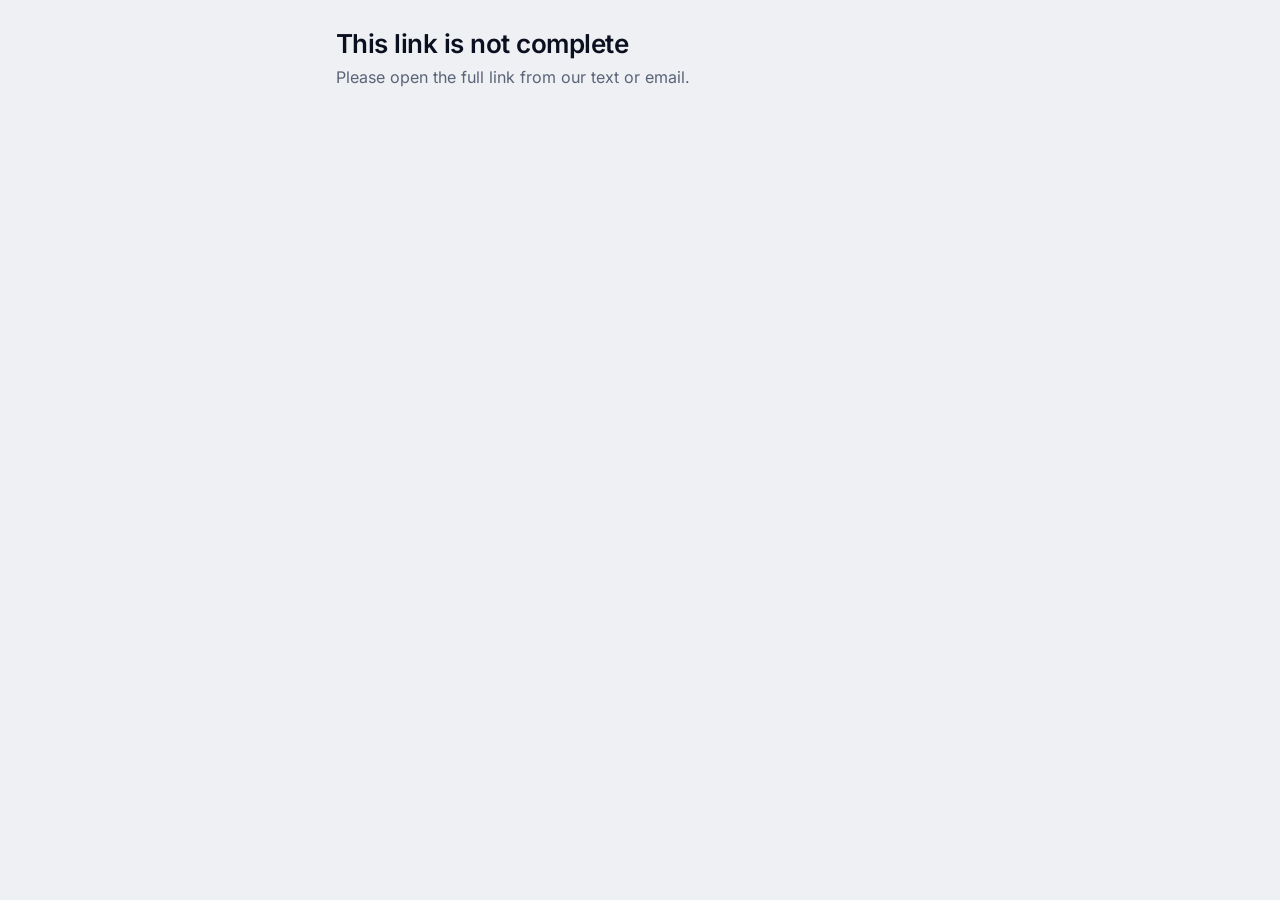
<file: book/index.html>
<!doctype html>
<html lang="en">
<head>
<meta charset="utf-8">
<meta name="viewport" content="width=device-width, initial-scale=1">
<meta name="robots" content="noindex">
<title>Book a Free Roof Inspection</title>
<!-- Public booking page (no sign-in). ?t=<thread token> from the AI reply. Slots come from roof-engine/booking, which builds
     them only from the roofer's configured weekly hours minus booked slots (crm_kv automation.config). No calendar sync yet.
     Ops Console look (10-15): light only, Inter, square controls (6px), one filled primary. -->
<style>
@font-face{font-family:'Inter';font-style:normal;font-weight:100 900;font-display:swap;src:url(../c5-home/assets/fonts/inter-var-latin.woff2) format('woff2')}
:root{--bg:#EEF0F3;--card:#fff;--ink:#0B1020;--muted:#5A6378;--line:#D5D9E0;--line-2:#E6E8ED;--canvas:#F1F5FA;--accent:#2757E6;--accent-ink:#fff;--ok:#16794c;--r:8px;--r2:6px;color-scheme:light}
*{box-sizing:border-box}body{margin:0;background:var(--bg);color:var(--ink);font:16px/1.5 'Inter',system-ui,-apple-system,"Segoe UI",Roboto,sans-serif;-webkit-font-smoothing:antialiased}
main{max-width:640px;margin:0 auto;padding:28px 16px 48px}
h1{font-size:26px;line-height:1.2;margin:0 0 6px;letter-spacing:-.02em;font-weight:600}p{margin:0 0 16px;color:var(--muted)}
.card{background:var(--card);border:1px solid var(--line);border-radius:var(--r);padding:18px;margin-top:18px}
.day{margin:0 0 16px}.day h2{font-size:15px;font-weight:600;margin:0 0 8px;color:var(--ink)}
.slots{display:flex;flex-wrap:wrap;gap:8px}
.slots button{border:1px solid var(--line);background:var(--card);color:var(--ink);border-radius:var(--r2);padding:0 14px;min-height:44px;font:inherit;font-size:15px;font-weight:500;cursor:pointer;min-width:92px;transition:background .12s,border-color .12s}
.slots button:hover{background:var(--canvas);border-color:var(--ink)}
.slots button[aria-pressed="true"]{border-color:var(--ink);background:var(--ink);color:#fff}
.slots button:focus-visible,.go:focus-visible{outline:2px solid var(--accent);outline-offset:2px}
.go{display:block;width:100%;margin-top:14px;border:1px solid var(--accent);border-radius:var(--r2);padding:0 14px;min-height:48px;font:inherit;font-size:16px;font-weight:600;line-height:1.2;background:var(--accent);color:var(--accent-ink);cursor:pointer}
.go[disabled]{background:var(--canvas);border-color:var(--line);color:var(--muted);cursor:default}
.ok{color:var(--ok);font-weight:600}.err{color:#B3261E}
a{color:var(--accent)}
@media (max-width:480px){main{padding:20px 14px 40px}h1{font-size:23px}.slots button{flex:0 0 calc(50% - 4px);min-width:0}}
</style>
</head>
<body>
<main>
  <h1 id="h">Book a free roof inspection</h1>
  <p id="sub">Loading open times...</p>
  <div class="card" id="box" hidden></div>
</main>
<script>
(function () {
  'use strict';
  var FN = 'https://preview.invalid/functions/v1/roof-engine/booking';
  var t = new URLSearchParams(location.search).get('t') || '';
  var h = document.getElementById('h'), sub = document.getElementById('sub'), box = document.getElementById('box');
  var info = null, pick = null;
  function esc(s) { return String(s == null ? '' : s).replace(/[&<>"]/g, function (c) { return { '&': '&amp;', '<': '&lt;', '>': '&gt;', '"': '&quot;' }[c]; }); }
  function fmt(iso, o) { return new Date(iso).toLocaleString('en-US', Object.assign({ timeZone: info.tz }, o)); }
  function callLine() { return info && info.call ? ' Prefer to talk? Call ' + esc(info.owner) + ' at <a href="tel:' + esc(info.call.replace(/[^\d+]/g, '')) + '">' + esc(info.call) + '</a>.' : ''; }
  function done(when) {
    h.textContent = 'You are booked';
    sub.innerHTML = '<span class="ok">' + esc(info.company) + ' will see you ' + esc(when) + '.</span> We will text or email you a confirmation.' + callLine();
    box.hidden = true;
  }
  function render() {
    h.textContent = 'Book a free roof inspection with ' + info.company;
    if (info.booked) return done(fmt(info.booked, { weekday: 'long', month: 'long', day: 'numeric', hour: 'numeric', minute: '2-digit' }));
    if (!info.slots.length) { sub.innerHTML = 'No open times in the next two weeks.' + callLine(); return; }
    sub.innerHTML = 'Pick a time that works. Times are ' + esc(info.tz === 'America/Chicago' ? 'Central' : info.tz) + '.' + callLine();
    var days = {}, order = [];
    info.slots.forEach(function (s) { var k = fmt(s, { weekday: 'long', month: 'long', day: 'numeric' }); if (!days[k]) { days[k] = []; order.push(k); } days[k].push(s); });
    box.innerHTML = order.map(function (k) { return '<div class="day"><h2>' + esc(k) + '</h2><div class="slots">' + days[k].map(function (s) {
      return '<button type="button" data-s="' + esc(s) + '" aria-pressed="false">' + esc(fmt(s, { hour: 'numeric', minute: '2-digit' })) + '</button>'; }).join('') + '</div></div>'; }).join('') +
      '<button type="button" class="go" id="go" disabled>Book this time</button><p id="msg" style="margin:10px 0 0" aria-live="polite"></p>';
    box.hidden = false;
    box.querySelectorAll('[data-s]').forEach(function (b) { b.onclick = function () {
      box.querySelectorAll('[data-s]').forEach(function (x) { x.setAttribute('aria-pressed', 'false'); });
      b.setAttribute('aria-pressed', 'true'); pick = b.dataset.s;
      var g = document.getElementById('go'); g.disabled = false; g.textContent = 'Book ' + fmt(pick, { weekday: 'short', month: 'short', day: 'numeric', hour: 'numeric', minute: '2-digit' });
    }; });
    document.getElementById('go').onclick = book;
  }
  function book() {
    var g = document.getElementById('go'), msg = document.getElementById('msg');
    g.disabled = true; g.textContent = 'Booking...';
    fetch(FN, { method: 'POST', headers: { 'content-type': 'application/json' }, body: JSON.stringify({ t: t, slot: pick }) })
      .then(function (r) { return r.json().then(function (j) { return { s: r.status, j: j }; }); })
      .then(function (r) {
        if (r.s === 200) return done(r.j.when);
        msg.className = 'err'; msg.textContent = (r.j && r.j.error) || 'Something went wrong. Please try again.';
        return load();
      }).catch(function () { msg.className = 'err'; msg.textContent = 'Could not reach the booking service. Please try again.'; g.disabled = false; g.textContent = 'Try again'; });
  }
  function load() {
    return fetch(FN + '?t=' + encodeURIComponent(t)).then(function (r) { return r.json().then(function (j) { return { s: r.status, j: j }; }); })
      .then(function (r) { if (r.s !== 200) { h.textContent = 'This link has expired'; sub.textContent = (r.j && r.j.error) || 'Please reply to our text and we will send a new one.'; return; } info = r.j; render(); })
      .catch(function () { sub.textContent = 'Could not load open times. Please refresh the page.'; });
  }
  if (!/^[a-f0-9]{16,64}$/.test(t)) { h.textContent = 'This link is not complete'; sub.textContent = 'Please open the full link from our text or email.'; }
  else load();
})();
</script>
</body>
</html>
</file>
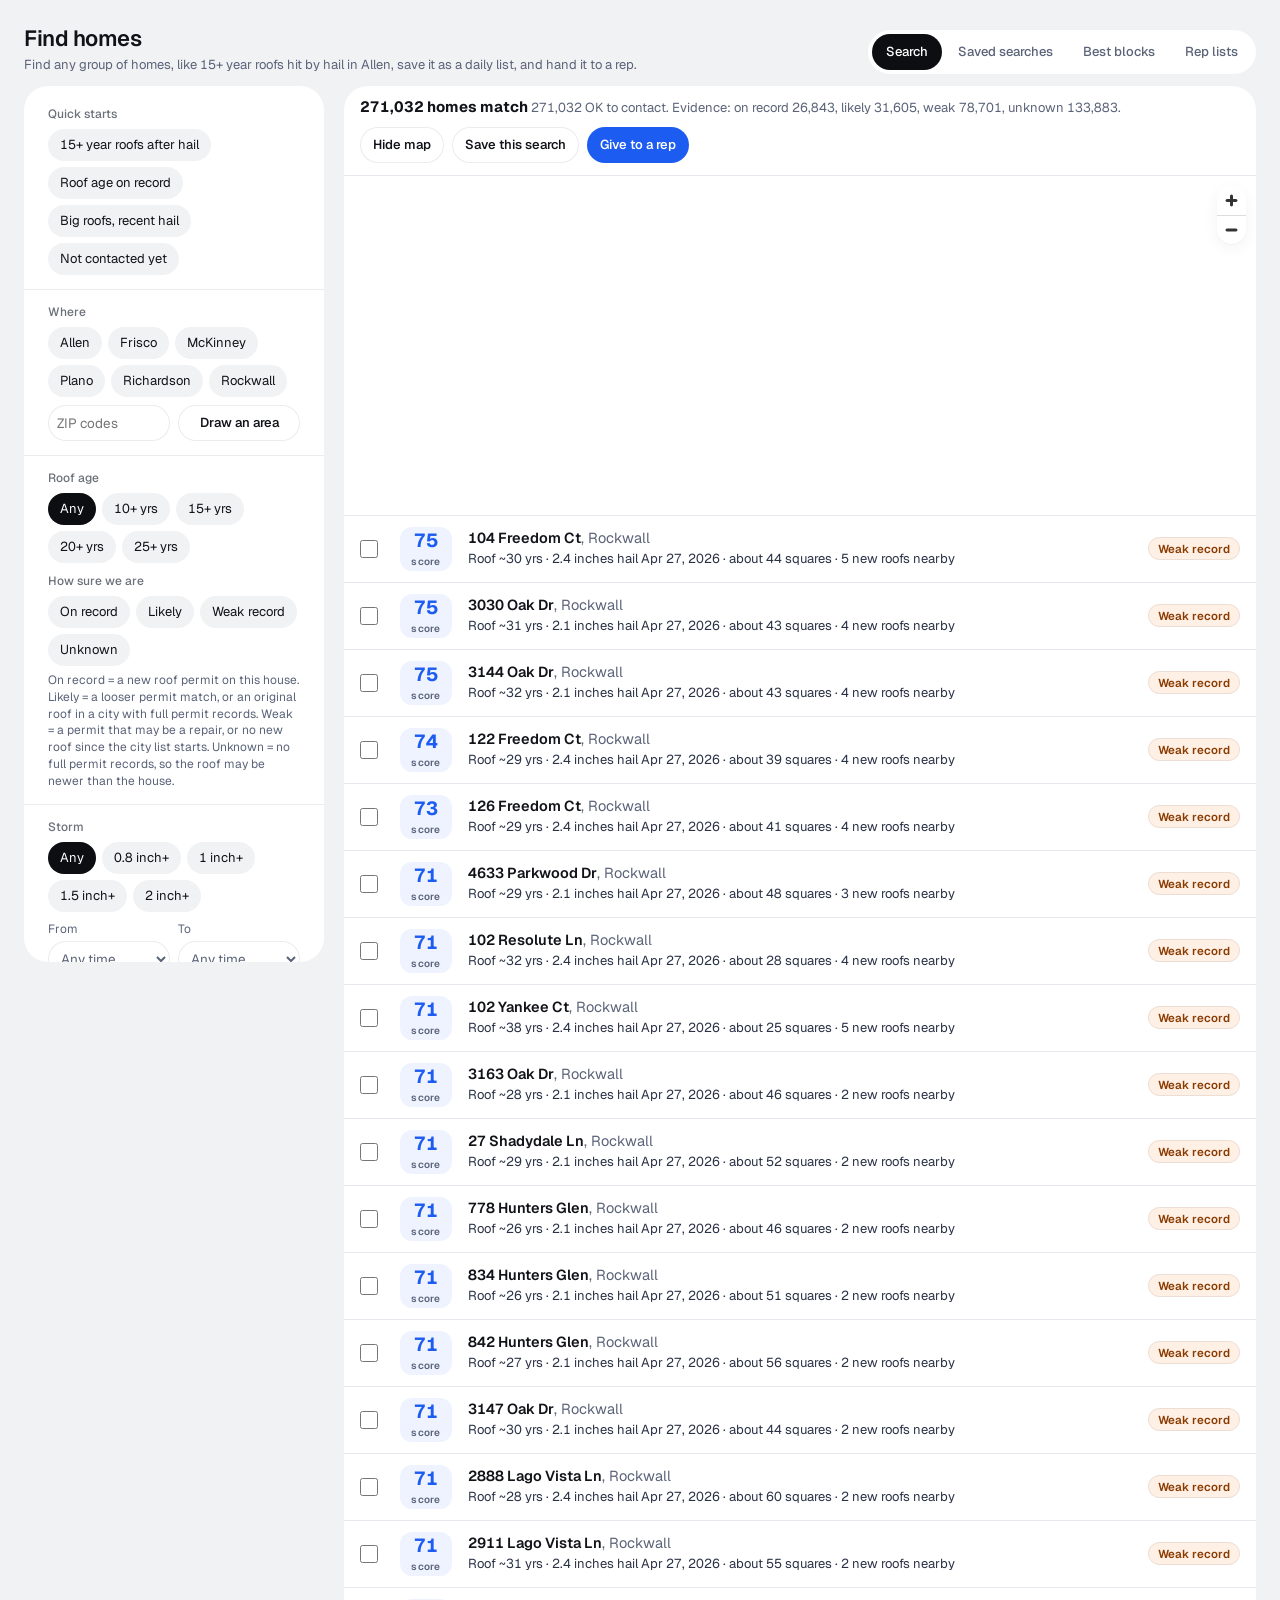
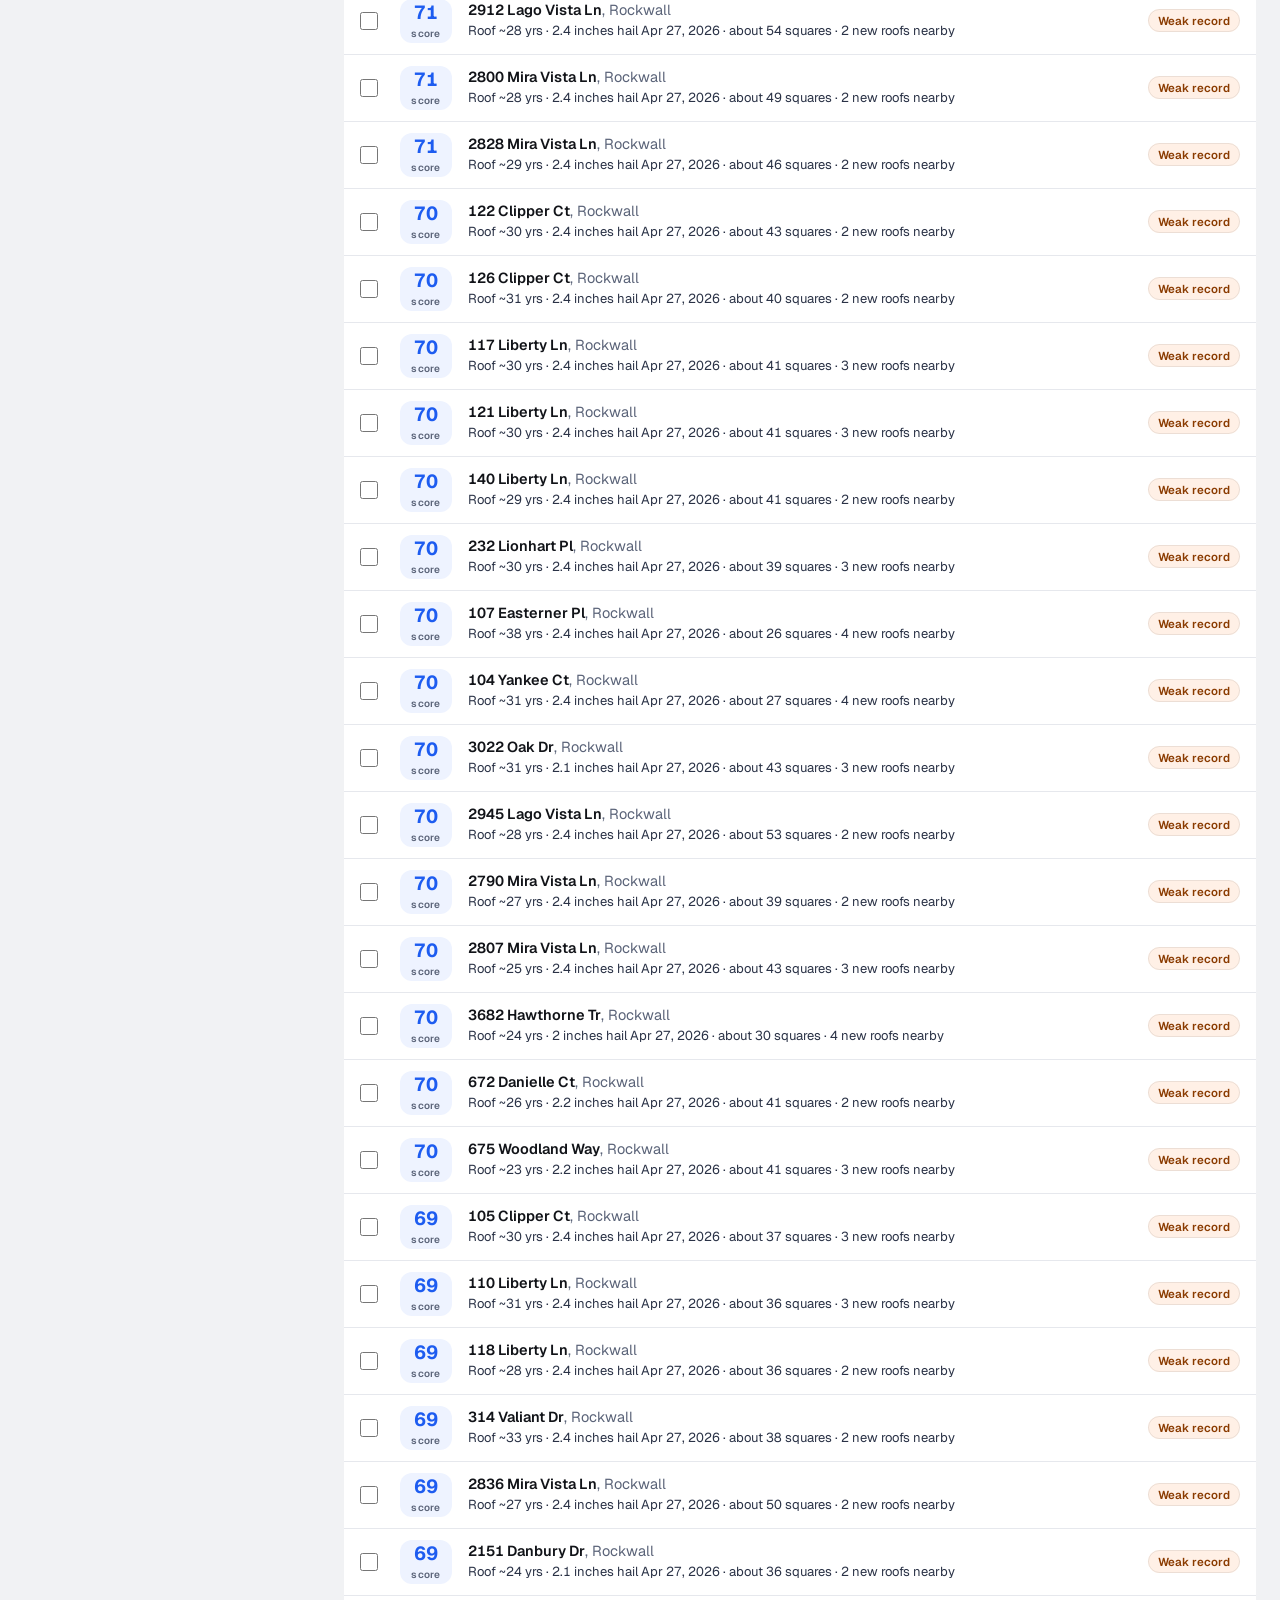
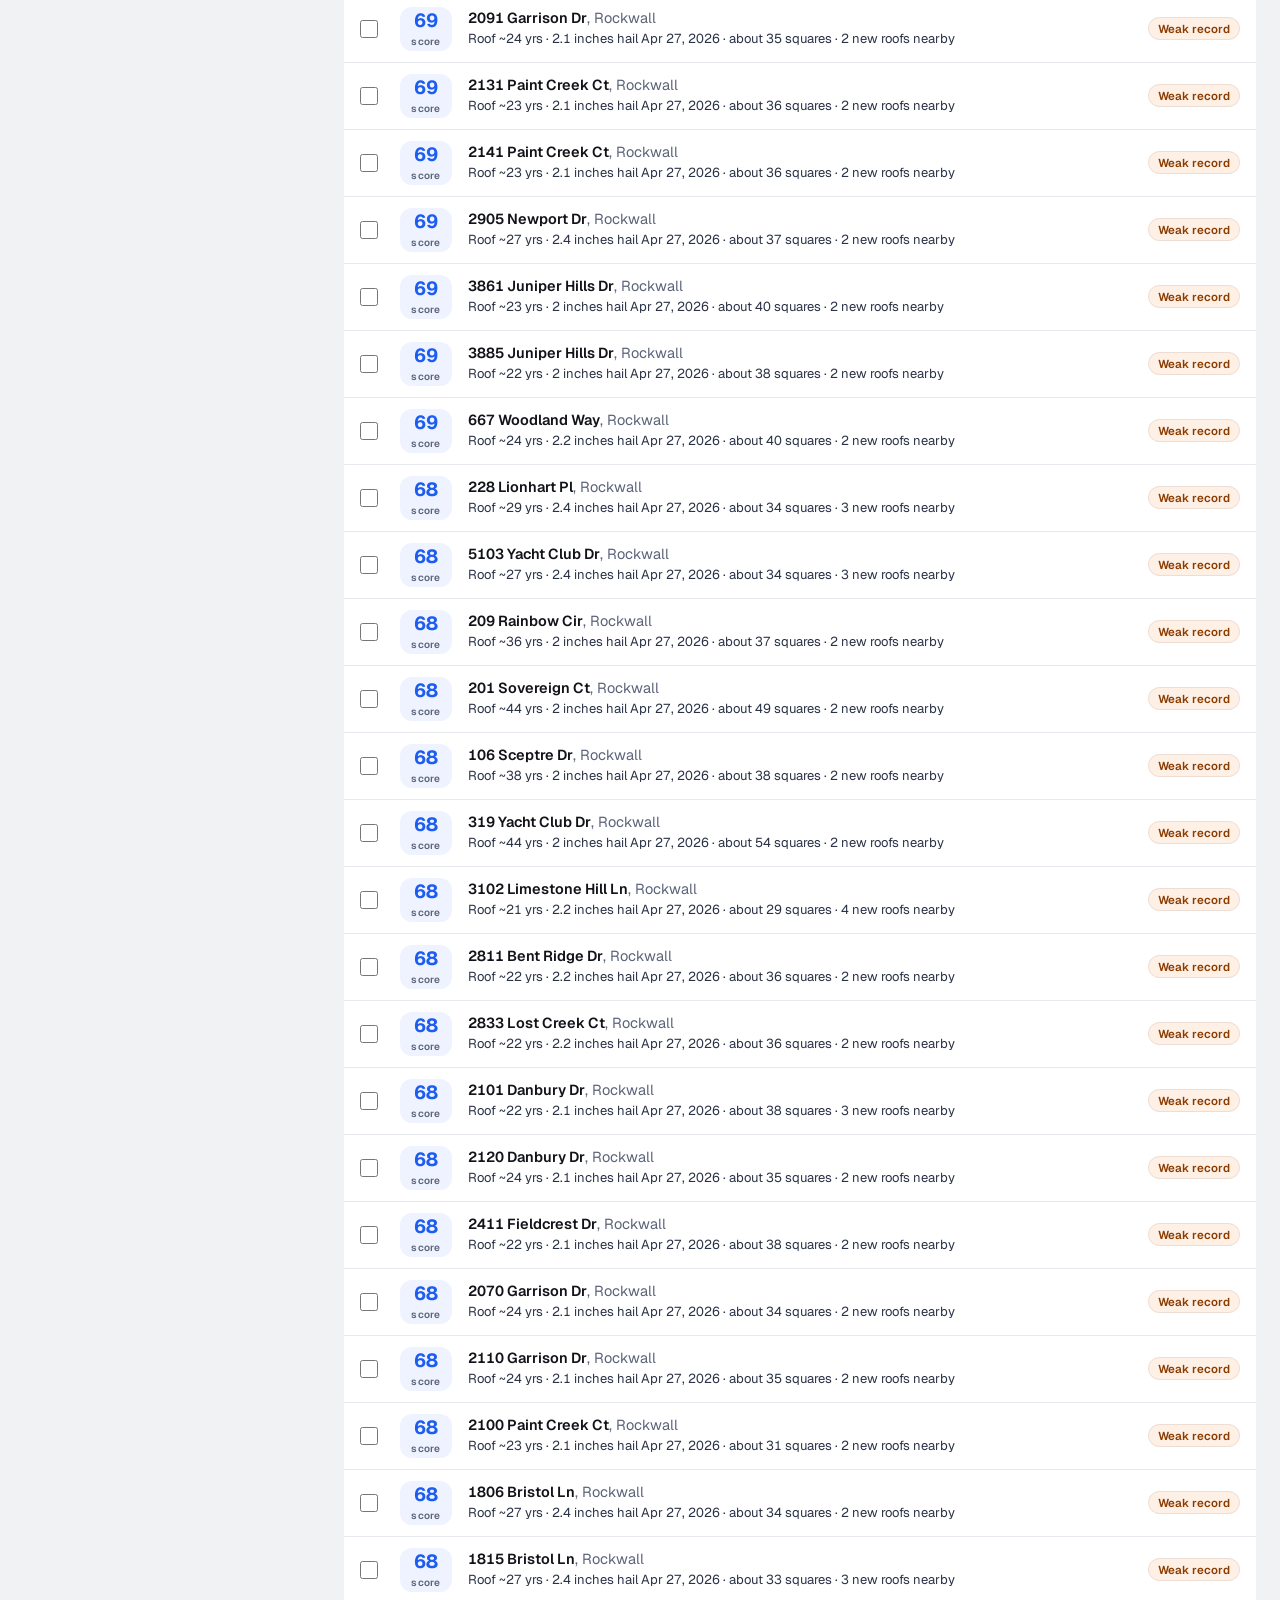
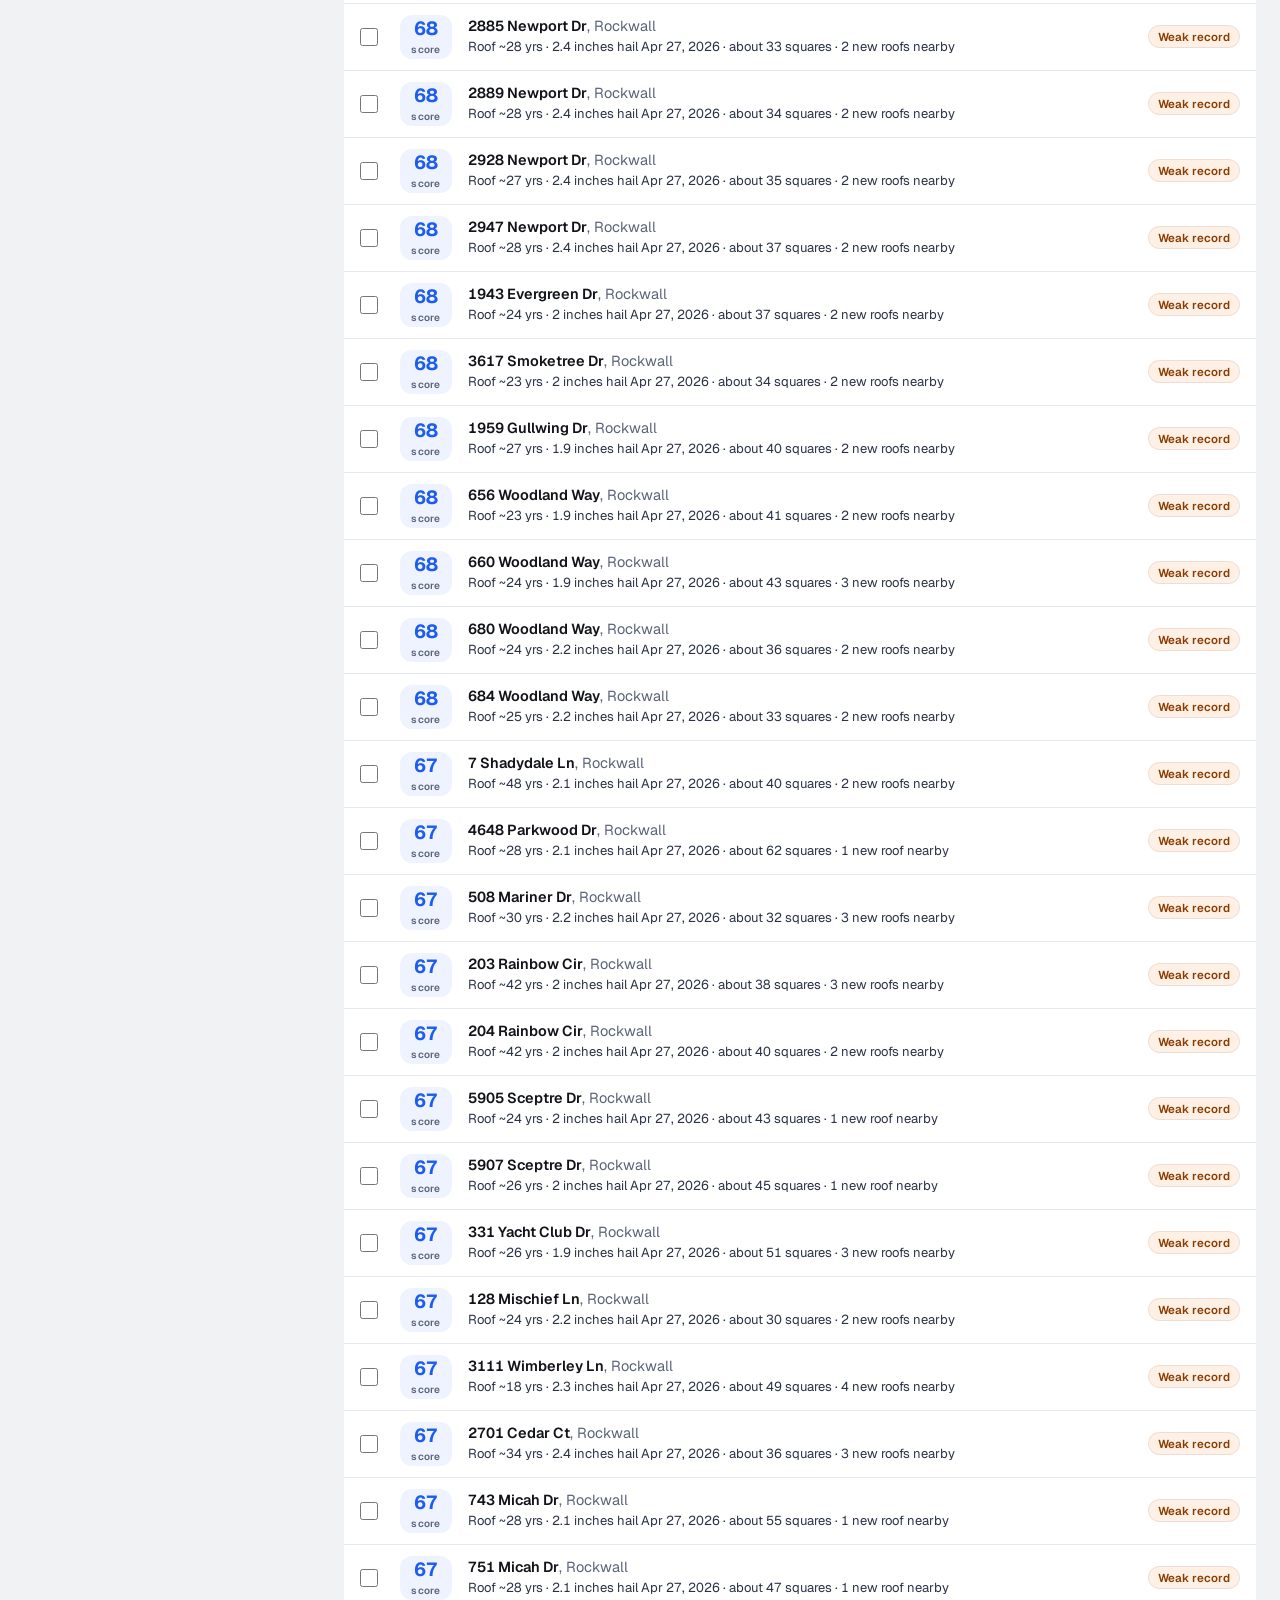
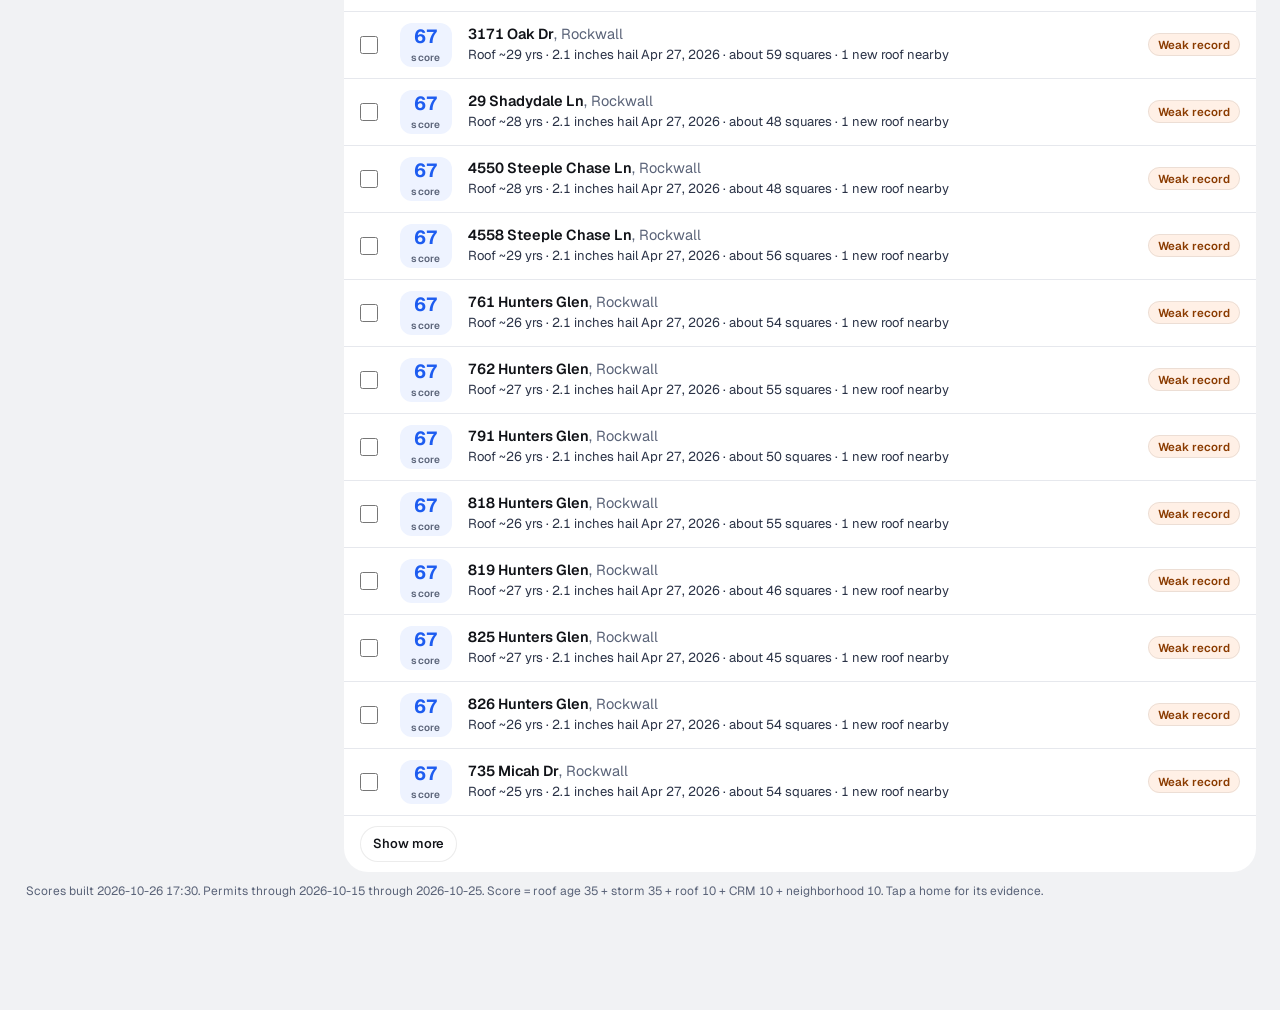
<file: c10-find/index.html>
<!doctype html>
<html lang="en" data-rc="find">
<head>
<meta charset="utf-8">
<meta name="viewport" content="width=device-width, initial-scale=1">
<title>Find homes | Roof Command</title>
<script src="../lib/rc-frame-pause.js"></script><script src="../lib/rc-fetch-memo.js"></script><!-- one download per data file per page (11-02) --><!-- parked by the shell = no drawing -->
<script src="../lib/rc-state.js"></script>
<script src="../lib/brand.js"></script>
<script src="../lib/st-meta.js"></script>
<script src="../lib/rc-scores.js"></script>
<link rel="stylesheet" href="../vendor/maplibre-gl@4.7.1/maplibre-gl.css">
<!-- Find homes (Jack's proposal features 3 + 4, 10-26): search every house by roof age and how sure we are, storm, roof,
     property type, place, CRM status, score and contact eligibility; save a search as a daily work queue (optional alert);
     the best neighborhoods (blocks) as a ranked list and a map layer; assign homes or a saved search to a rep ("My list").
     Property and project facts only. Addresses only, never owner names. Nothing sends. -->
<style>
@font-face{font-family:'Inter';font-style:normal;font-weight:100 900;font-display:swap;src:url(../lib/st-fonts/inter-var-latin.woff2) format('woff2')}
:root{--ink:#0B1020;--ink-2:#2A3246;--slate:#5A6378;--line:#D5D9E0;--line-2:#E6E8ED;--tint:#F1F5FA;--blue:#1F47C9;--green:#11734B;--amber:#8A5A00;--grey:#9AA1AF;--bg:#F7F8FA}
*{box-sizing:border-box}
html,body{margin:0}
body{font-family:'Inter',system-ui,-apple-system,'Segoe UI',sans-serif;color:var(--ink);min-height:100vh;-webkit-font-smoothing:antialiased;font-feature-settings:"tnum" 1;
  background:radial-gradient(ellipse 60% 48% at 50% 40%,rgba(255,255,255,.95),rgba(255,255,255,0) 70%),linear-gradient(180deg,#B9BEC9 0%,#D5D9E0 30%,#ECEEF2 62%,#F7F8FA 100%);background-attachment:fixed}
button,select,input{font:inherit;color:inherit}
a:focus-visible,button:focus-visible,select:focus-visible,input:focus-visible{outline:2px solid var(--blue);outline-offset:2px}
.wrap{max-width:1280px;margin:0 auto;padding:18px 24px 110px}
.top{display:flex;align-items:flex-end;justify-content:space-between;gap:16px;flex-wrap:wrap;margin-bottom:12px}
.top h1{margin:0;font-size:22px;font-weight:650;letter-spacing:-.01em}
.top p{margin:4px 0 0;font-size:13.5px;color:var(--slate);max-width:640px;line-height:1.45}
.seg{display:inline-flex;gap:2px;padding:3px;border-radius:8px;background:#fff;border:1px solid var(--line)}
.seg button{font-size:13.5px;font-weight:550;border:0;background:transparent;color:var(--slate);padding:7px 14px;border-radius:6px;cursor:pointer;min-height:36px}
.seg button.on{background:var(--ink);color:#fff}
.pan{background:#fff;border:1px solid var(--line);border-radius:8px}
.grid{display:grid;grid-template-columns:300px 1fr;gap:14px;align-items:start}
.grid.reps{grid-template-columns:320px 1fr}
.filters{padding:6px 0;position:sticky;top:12px;max-height:calc(100vh - 24px);overflow:auto}
.fg{padding:10px 16px;border-bottom:1px solid var(--line-2)}
.fg:last-child{border-bottom:0}
.fg h3{margin:0 0 7px;font-size:11.5px;letter-spacing:.06em;text-transform:uppercase;color:var(--slate);font-weight:600}
.chips{display:flex;flex-wrap:wrap;gap:6px}
.chips button{border:1px solid var(--line);background:#fff;border-radius:999px;padding:5px 11px;font-size:13px;cursor:pointer;min-height:32px}
.chips button[aria-pressed=true]{background:var(--ink);border-color:var(--ink);color:#fff}
.fg select,.fg input[type=text]{width:100%;height:36px;border:1px solid var(--line);border-radius:6px;padding:0 8px;background:#fff;font-size:13.5px}
.row2{display:grid;grid-template-columns:1fr 1fr;gap:8px}
.fg small{display:block;color:var(--slate);font-size:12px;margin-top:6px;line-height:1.4}
.btn{font-size:13.5px;font-weight:550;height:36px;border-radius:6px;border:1px solid var(--line);background:#fff;color:var(--ink);padding:0 12px;cursor:pointer;white-space:nowrap}
.btn:hover{background:var(--tint)}
.btn.p{background:var(--blue);border-color:var(--blue);color:#fff}
.btn.p:hover{background:#1A3DB0}
.btn:disabled{opacity:.45;cursor:default}
.res .hd{display:flex;gap:10px;align-items:center;justify-content:space-between;flex-wrap:wrap;padding:12px 16px;border-bottom:1px solid var(--line-2)}
.res .hd b{font-size:15px}
.res .hd span{font-size:13px;color:var(--slate)}
.acts{display:flex;gap:8px;flex-wrap:wrap;align-items:center}
#map{height:340px;border-bottom:1px solid var(--line-2);position:relative}
#map.off{display:none}
.mapnote{position:absolute;left:10px;top:10px;z-index:2;background:rgba(255,255,255,.94);border:1px solid var(--line);border-radius:6px;padding:6px 10px;font-size:12.5px;max-width:70%}
.list{max-height:none}
.h{display:grid;grid-template-columns:28px 56px 1fr auto;gap:12px;align-items:center;padding:11px 16px;border-bottom:1px solid var(--line-2);cursor:pointer}
.h:hover{background:#FAFBFD}
.h:last-child{border-bottom:0}
.h input{width:18px;height:18px;margin:0}
.sc{display:grid;place-items:center;width:52px;height:44px;border-radius:8px;background:var(--tint);font-weight:700;font-size:19px;line-height:1}
.sc small{font-size:10px;font-weight:600;color:var(--slate);letter-spacing:.03em}
.sc.hi{background:#E7EEFF;color:var(--blue)}
.ad b{font-size:14.5px;font-weight:600}
.ad p{margin:2px 0 0;font-size:13px;color:var(--ink-2);line-height:1.4}
.ad .why{color:var(--slate);font-size:12.5px}
.cf{font-size:11.5px;font-weight:600;border-radius:999px;padding:3px 9px;white-space:nowrap;border:1px solid var(--line)}
.cf.high{background:#E6F4EC;border-color:#BFE3CE;color:var(--green)}
.cf.medium{background:#FFF5E0;border-color:#F1DDB0;color:var(--amber)}
.cf.low{background:#FFF0E6;border-color:#F3D2BC;color:#8A3B00}
.cf.unknown{background:#F1F2F5;color:var(--slate)}
.h.ml{grid-template-columns:56px 1fr auto auto}
.h.ineligible{opacity:.55}
.h.ineligible .sc{background:#EEF0F3;color:var(--grey)}
.no{display:inline-block;margin-top:3px;font-size:12px;font-weight:600;color:#9B1C1C;background:#FDECEC;border-radius:4px;padding:1px 6px}
.rep{display:inline-block;margin-left:6px;font-size:11.5px;font-weight:600;color:var(--blue);background:#E7EEFF;border-radius:4px;padding:1px 6px}
.empty{padding:22px 16px;color:var(--slate);font-size:14px;line-height:1.5}
.more{padding:10px 16px;font-size:12.5px;color:var(--slate)}
.card{padding:14px 16px;border-bottom:1px solid var(--line-2);display:grid;grid-template-columns:1fr auto;gap:10px;align-items:center}
.card:last-child{border-bottom:0}
.card h4{margin:0;font-size:15px;font-weight:600}
.card p{margin:3px 0 0;font-size:13px;color:var(--slate);line-height:1.45}
.sw{display:inline-flex;align-items:center;gap:6px;font-size:13px;color:var(--ink-2);cursor:pointer}
.sw input{width:18px;height:18px}
.blk{grid-template-columns:40px 1fr auto}
.rk{font-weight:700;font-size:16px;color:var(--slate);text-align:center}
.bar{display:flex;height:6px;border-radius:3px;overflow:hidden;background:var(--line-2);margin-top:7px;max-width:260px}
.bar i{display:block;height:100%}
.parts{display:none;font-size:12.5px;color:var(--ink-2);margin-top:6px;line-height:1.5}
.card.open .parts{display:block}
dialog{border:1px solid var(--line);border-radius:10px;padding:0;max-width:440px;width:calc(100% - 32px)}
dialog .dh{padding:14px 16px;border-bottom:1px solid var(--line-2);font-weight:650}
dialog .db{padding:14px 16px;display:grid;gap:10px;font-size:14px}
dialog .df{padding:12px 16px;border-top:1px solid var(--line-2);display:flex;gap:8px;justify-content:flex-end}
dialog label{display:grid;gap:4px;font-size:13px;color:var(--slate)}
dialog input[type=text],dialog select{height:38px;border:1px solid var(--line);border-radius:6px;padding:0 8px;font-size:14px;color:var(--ink)}
.toast{position:fixed;left:50%;bottom:24px;transform:translateX(-50%);background:var(--ink);color:#fff;border-radius:8px;padding:10px 14px;font-size:13.5px;z-index:20;box-shadow:0 6px 20px rgba(0,0,0,.2)}
.foot{margin:10px 2px 0;font-size:12px;color:var(--slate);line-height:1.5}
.ftog{display:none}
@media (max-width:860px){
  .wrap{padding:12px 16px 110px}
  .grid,.grid.reps{grid-template-columns:1fr}
  .filters{position:static;max-height:none;display:none}
  .filters.open{display:block}
  .ftog{display:inline-flex}
  .h{grid-template-columns:24px 48px 1fr;gap:10px;padding:10px 12px}
  .h .cfw{grid-column:3;justify-self:start}
  .h.ml{grid-template-columns:48px 1fr}
  .h.ml .cf,.h.ml [data-un]{grid-column:2;justify-self:start}
  .sc{width:46px;height:40px;font-size:17px}
  #map{height:260px}
  .top h1{font-size:20px}
  .seg{width:100%;overflow-x:auto}
  .seg button{flex:1 0 auto;padding:7px 10px}
}
</style>
<link rel="stylesheet" href="https://fonts.googleapis.com/css2?family=Geist:wght@400;500;600;700&display=swap">
<link rel="stylesheet" href="../lib/rc-apprules.css"><!-- app rules (11-02) -->
</head>
<body>
<div class="wrap">
  <div class="top">
    <div><h1>Find homes</h1><p>Find any group of homes, like 15+ year roofs hit by hail in Allen, save it as a daily list, and hand it to a rep.</p></div>
    <div class="seg" role="tablist" aria-label="Find homes">
      <button type="button" role="tab" data-v="search" class="on" aria-selected="true">Search</button>
      <button type="button" role="tab" data-v="saved" aria-selected="false">Saved searches</button>
      <button type="button" role="tab" data-v="nb" aria-selected="false">Best blocks</button>
      <button type="button" role="tab" data-v="reps" aria-selected="false">Rep lists</button>
    </div>
  </div>

  <section id="vSearch">
    <div class="grid">
      <aside class="pan filters" id="filters" aria-label="Filters"></aside>
      <section class="pan res">
        <div class="hd">
          <div><b id="count">Loading every house…</b> <span id="countSub"></span></div>
          <div class="acts">
            <button type="button" class="btn ftog" id="fTog" aria-expanded="false">Filters</button>
            <button type="button" class="btn" id="mapTog" aria-pressed="true">Hide map</button>
            <button type="button" class="btn" id="saveBtn">Save this search</button>
            <button type="button" class="btn p" id="assignBtn" disabled>Give to a rep</button>
          </div>
        </div>
        <div id="map"><div class="mapnote" id="mapNote" hidden></div></div>
        <div class="list" id="list"></div>
      </section>
    </div>
    <p class="foot" id="foot"></p>
  </section>

  <section id="vSaved" class="pan" hidden></section>
  <section id="vNb" hidden>
    <div class="pan res"><div class="hd"><div><b>Best blocks to work</b> <span>Ranked by strong homes close together, storm and replies, not by how many houses a street has.</span></div>
      <div class="acts"><select id="nbCity" class="btn" aria-label="City"><option value="">All cities</option></select></div></div>
      <div id="nbMap" style="height:340px;border-bottom:1px solid var(--line-2)"></div>
      <div id="nbList"></div></div>
  </section>
  <section id="vReps" hidden>
    <div class="grid reps">
      <aside class="pan"><div class="fg"><h3>Reps</h3><div id="repList"></div>
        <form id="repForm" style="display:flex;gap:8px;margin-top:10px"><input type="text" id="repName" placeholder="Add a rep, like Jake" aria-label="Rep name" style="flex:1;height:36px;border:1px solid var(--line);border-radius:6px;padding:0 8px"><button class="btn" type="submit">Add</button></form>
        <small>Reps live in your settings. Each rep gets a My list of the homes you give them.</small></div></aside>
      <section class="pan res"><div class="hd"><div><b id="mlTitle">My list</b> <span id="mlSub"></span></div><div class="acts"><button type="button" class="btn" id="prepBtn">Prepare assignments</button></div></div><div id="myList"></div></section>
    </div>
  </section>
</div>
<dialog id="dlg"><div class="dh" id="dlgT"></div><div class="db" id="dlgB"></div><div class="df" id="dlgF"></div></dialog>
<div class="toast" id="toast" role="status" hidden></div>
<script src="../vendor/maplibre-gl@4.7.1/maplibre-gl.js"></script>
<script src="find.js"></script>
<script src="../lib/rc-plain.js"></script><script>/* plain words and short roof ages on the result rows (Jack 10-26: no years everywhere) */ RCPLAIN.watch(document.body);</script>
</body>
</html>
</file>
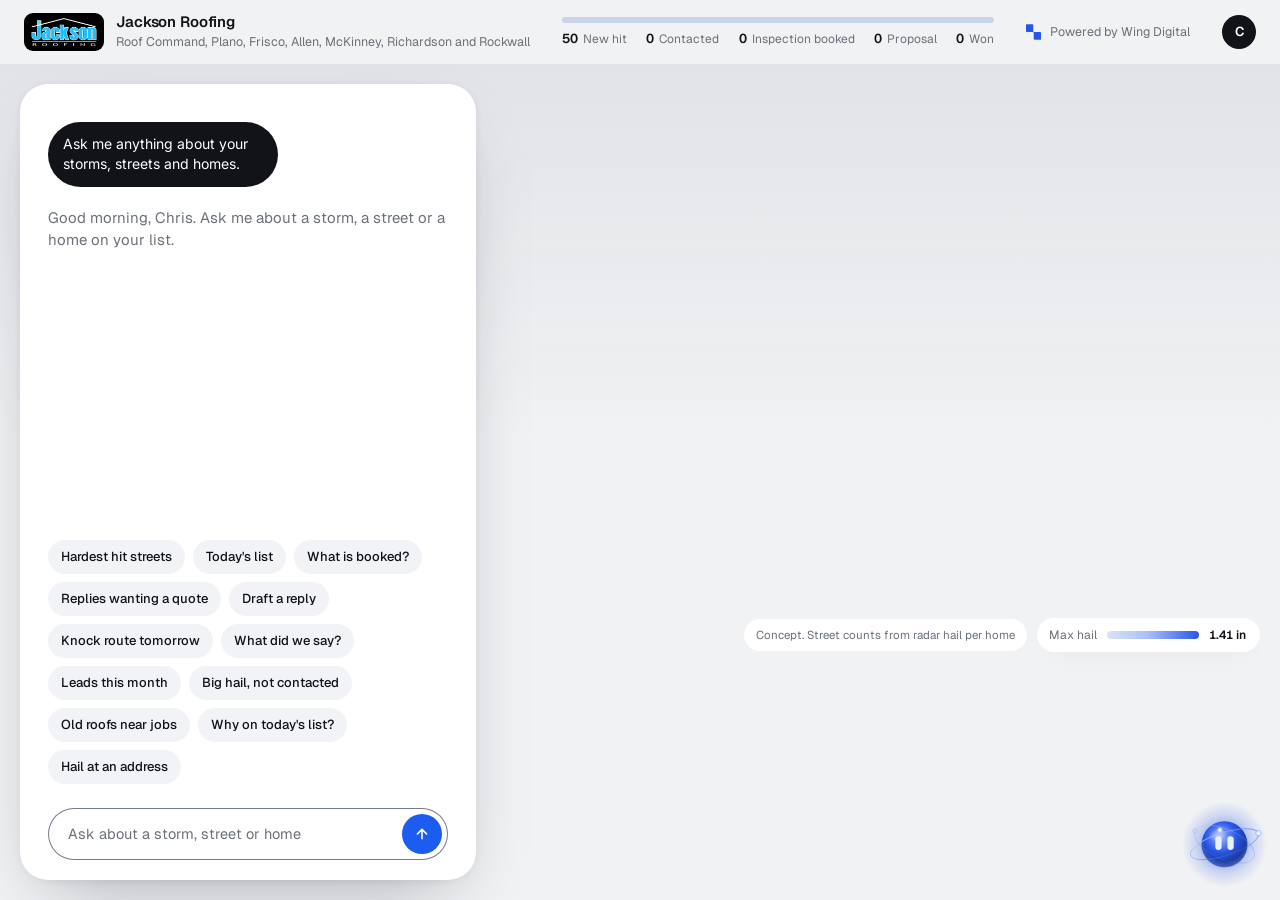
<file: c2-nimbus/index.html>
<!doctype html>
<html lang="en" data-rc="ask">
<head>
<meta charset="utf-8">
<meta name="viewport" content="width=device-width,initial-scale=1,viewport-fit=cover">
<title>Jackson Roofing, Roof Command</title>
<script src="../lib/rc-frame-pause.js"></script><script src="../lib/rc-fetch-memo.js"></script><!-- one download per data file per page (11-02) --><!-- the Nimbus panel closed = no drawing -->
<link rel="preconnect" href="https://tiles.openfreemap.org" crossorigin>
<link rel="stylesheet" href="../vendor/maplibre-gl@4.7.1/maplibre-gl.css">
<link rel="stylesheet" href="../lib/nimbus-shell.css">
<link rel="stylesheet" href="../lib/rc-physical.css">
<script>try{ if (window.self !== window.top) document.documentElement.classList.add('embed'); }catch(e){ document.documentElement.classList.add('embed'); }</script>
<style>
@font-face{font-family:'Inter';font-style:normal;font-weight:100 900;font-display:swap;src:url(fonts/inter-var-latin.woff2) format('woff2')}

:root{
  /* Wing Digital website tokens (wing-site-v4/style.css) */
  --stage-a:#ECEEF2; --stage-b:#F7F8FA; --bar:#E6E8ED; --panel:#FFFFFF; --panel-2:#F1F3F6; --panel-3:#E4E7EC;
  --blue:#2757E6; --blue-light:#1F47C9; --paper:#0B1020; --muted:#465065; --hair:rgba(11,16,32,.14); --edge:#737B8F;
  --brass:#8A5A00; --danger:#B42318;
  /* the roofer's own colour, used for the one primary action and the logo tile */
  --roofer:#B3262E;
  --font-text:'Inter',system-ui,-apple-system,'Segoe UI',sans-serif;
  --font-mono:'Inter',system-ui,-apple-system,'Segoe UI',sans-serif;
  --r1:4px; --r2:12px; --r3:20px; --r4:28px;
  --sheet-w:456px; --bar-h:64px;
}
*{box-sizing:border-box}
html,body{margin:0;height:100%}
body{color:var(--paper);font-family:var(--font-text);font-feature-settings:"tnum" 1;-webkit-font-smoothing:antialiased;overflow:hidden;
  background:
    radial-gradient(ellipse 60% 48% at 50% 40%, rgba(255,255,255,.95), rgba(255,255,255,0) 70%),
    linear-gradient(180deg,#B9BEC9 0%,#D5D9E0 30%,#ECEEF2 62%,#F7F8FA 100%)}
button{font:inherit;color:inherit;cursor:pointer;border:0;background:none;padding:0}
:focus-visible{outline:2px solid var(--blue);outline-offset:2px}
.mono{font-family:var(--font-mono);font-size:11px;letter-spacing:.1em;text-transform:uppercase;color:var(--muted)}

/* top bar, the site's bar colour: roofer leads, Wing signs */
.bar{position:fixed;inset:0 0 auto 0;height:var(--bar-h);background:var(--bar);display:flex;align-items:center;gap:32px;padding:0 24px;z-index:20}
.brand{display:flex;align-items:center;gap:12px;min-width:max-content}
.logo{width:38px;height:38px;border-radius:var(--r2);background:var(--roofer);display:grid;place-items:center}
.logo svg{width:21px;height:21px}
.brand b{display:block;font-size:15px;font-weight:600;letter-spacing:-.01em;line-height:1.15}
.brand span{display:block;font-size:12.5px;color:var(--muted);margin-top:2px}
.pipe{flex:1;max-width:600px;margin-left:auto}
.pipe-bar{display:flex;height:6px;border-radius:999px;overflow:hidden;gap:2px}
.pipe-bar i{display:block;height:100%}
.pipe-legend{display:flex;justify-content:space-between;margin-top:7px;font-size:12px;color:var(--muted)}
.pipe-legend b{color:var(--paper);font-weight:600;margin-right:5px;font-size:13px}
.sig{display:flex;align-items:center;gap:9px;font-size:12.5px;color:var(--muted);min-width:max-content}
.sig svg{width:15px;height:16px}
.me{width:34px;height:34px;border-radius:50%;background:var(--paper);color:#fff;font-weight:600;font-size:13px;display:grid;place-items:center}

/* inside the tour shell the shell carries the roofer header, so this bar steps out */
html.embed{--bar-h:0px}
html.panel .qchip{display:none !important}
html.embed .bar{display:none}
html.embed .concept{display:none}
/* map is the stage */
#map{position:fixed;inset:var(--bar-h) 0 0 0}
#map::after{content:"";position:absolute;inset:0;pointer-events:none;background:linear-gradient(180deg,rgba(185,190,201,.28),rgba(185,190,201,0) 45%)}
.maplibregl-ctrl-attrib{font-size:10px;opacity:.75}
.maplibregl-ctrl-top-right{top:6px;right:6px}

/* conversation sheet: a white panel floating on the stage */
.sheet{position:fixed;left:20px;top:calc(var(--bar-h) + 20px);bottom:20px;width:var(--sheet-w);background:var(--panel);border-radius:var(--r4);
  box-shadow:0 30px 70px -30px rgba(11,16,32,.35),0 2px 8px rgba(11,16,32,.06);z-index:10;display:flex;flex-direction:column;padding:24px 28px 20px}
.q{align-self:flex-end;background:var(--panel-2);color:var(--paper);font-size:15px;font-weight:500;padding:11px 16px;border-radius:18px 18px 4px 18px;max-width:320px;line-height:1.35}
.qmeta{align-self:flex-end;font-size:12px;color:var(--muted);margin-top:6px}
.nimbus-row{display:flex;align-items:center;gap:0;margin:14px 0 6px}
.slot{flex:1;min-width:0}
/* Nimbus's real bubble, docked into the sheet rather than floated over the page */
.nb{position:static !important;inset:auto !important;max-width:230px !important;margin:0;padding:12px 15px !important;
  background:var(--paper) !important;color:#fff !important;border:0 !important;border-radius:16px 16px 16px 4px !important;
  font:400 14px/1.45 var(--font-text) !important;box-shadow:0 16px 34px -14px rgba(11,16,32,.45) !important;pointer-events:auto !important}
.slot{position:relative}
.answer{font-size:26px;font-weight:400;line-height:1.25;letter-spacing:-.02em;margin:2px 0 0;color:var(--paper);text-wrap:pretty}
.answer strong{font-weight:600;color:var(--blue)}
.src{font-size:13px;color:var(--muted);margin:14px 0 0;line-height:1.5;text-wrap:pretty}
.facts{display:flex;gap:10px;margin-top:22px}
.fact{flex:1;background:var(--panel-2);border-radius:var(--r2);padding:12px 14px 11px}
.fact b{display:block;font-size:22px;font-weight:600;letter-spacing:-.02em;line-height:1.1}
.fact span{display:block;font-size:12px;color:var(--muted);margin-top:4px;line-height:1.3}
.act{margin-top:22px;display:flex;gap:10px;align-items:center;flex-wrap:wrap}
.primary{background:var(--roofer);color:#fff;font-weight:600;font-size:15px;padding:15px 22px;white-space:normal;text-align:center;line-height:1.25;max-width:100%;border-radius:999px;box-shadow:0 10px 24px -10px color-mix(in srgb,var(--roofer) 60%,transparent);transition:transform .2s ease,box-shadow .2s ease}
.primary:hover{transform:translateY(-1px);box-shadow:0 14px 28px -10px color-mix(in srgb,var(--roofer) 60%,transparent)}
.primary.done{background:var(--paper);box-shadow:none}
.ghost{font-weight:500;font-size:14.5px;padding:14px 16px;white-space:nowrap;border-radius:999px;color:var(--paper);box-shadow:inset 0 0 0 1px var(--edge)}
.spacer{flex:1}
.handle{display:none}
/* the conversation scrolls inside the sheet; the composer stays put at the bottom */
.scroll{display:flex;flex-direction:column;flex:1;min-height:0;overflow-y:auto;overflow-x:hidden;margin:0 -8px;padding:0 8px;scrollbar-width:thin}
.scroll>*{flex:none}
.scroll .spacer{flex:1 0 12px}
.dock{display:block;flex:none;padding-top:12px}
.chips{display:flex;flex-wrap:wrap;gap:8px;margin-bottom:12px}
.chip{font-size:13px;font-weight:500;padding:8px 13px;border-radius:999px;background:var(--panel-2);color:var(--paper);transition:background .2s ease}
.chip:hover{background:#EAF0FF}
.composer{display:flex;align-items:center;gap:10px;background:var(--panel);border-radius:999px;padding:6px 6px 6px 18px;font-size:14.5px;color:var(--muted);box-shadow:inset 0 0 0 1px var(--edge)}
.composer input{flex:1;min-width:0;border:0;background:transparent;font:inherit;font-size:14.5px;color:var(--paper);outline:none}
.composer input::placeholder{color:var(--muted)}
.composer:focus-within{box-shadow:inset 0 0 0 1.5px var(--blue)}
.answer a{color:var(--blue);text-decoration:underline;text-underline-offset:3px}
.send{width:40px;height:40px;border-radius:50%;background:var(--blue);display:grid;place-items:center}

/* ranked streets ride on the map; the selected one is the one deep card */
/* the row ends clear of Nimbus (the shell's 64px orb, 24px in): 24 + 64 + 16 gap */
.streets{position:fixed;left:calc(var(--sheet-w) + 40px);right:104px;bottom:20px;display:flex;gap:10px;z-index:9}
.st{flex:1 1 0;min-width:0;background:var(--panel);border-radius:var(--r3);padding:16px 14px 15px;text-align:left;
  box-shadow:0 18px 40px -22px rgba(11,16,32,.4),0 1px 3px rgba(11,16,32,.06);transition:flex .4s cubic-bezier(.2,.7,.2,1),transform .25s ease,background .25s ease,color .25s ease}
.st:hover{transform:translateY(-3px)}
.st .top{display:flex;align-items:center;gap:9px}
.rk{width:24px;height:24px;border-radius:50%;background:var(--panel-2);font-size:12px;font-weight:600;display:grid;place-items:center;flex:none;color:var(--paper)}
.st .nm{font-size:14px;font-weight:600;letter-spacing:-.01em;white-space:nowrap;overflow:hidden;text-overflow:ellipsis}
.st .big{display:flex;align-items:baseline;gap:7px;margin-top:16px}
.st .big b{font-size:32px;font-weight:600;letter-spacing:-.03em;line-height:1}
.st .big span{font-size:12.5px;color:var(--muted)}
.st .row{display:flex;justify-content:space-between;gap:6px;margin-top:12px;font-size:11.5px;color:var(--muted);white-space:nowrap}   /* two labels on one line in a collapsed card */
.st .row div{display:flex;flex-direction:column;gap:2px}.st .row div+div{text-align:right}.st .row b{color:var(--paper);font-weight:600;font-size:14px}
.meter{height:4px;border-radius:9px;background:var(--panel-2);margin-top:12px;overflow:hidden}
.meter i{display:block;height:100%;background:var(--blue);border-radius:9px}
.st .more{display:none;font-size:12.5px;margin-top:12px;color:#AEB7D0}
.st.on{flex:1.4 1 0;background:var(--paper);color:#fff;transform:translateY(-6px);box-shadow:0 26px 50px -22px rgba(11,16,32,.6)}
.st.on .rk{background:var(--blue);color:#fff}
.st.on .big span,.st.on .row{color:#AEB7D0}
.st.on .row b{color:#fff}
.st.on .meter{background:rgba(255,255,255,.14)}
.st.on .meter i{background:#7D9BFF}
.st.on .more{display:block}

/* low, grouped map furniture */
.furn{position:fixed;right:20px;bottom:248px;z-index:9;display:flex;align-items:center;gap:10px}
.legend{background:var(--panel);border-radius:999px;padding:8px 14px 8px 12px;box-shadow:0 10px 26px -16px rgba(11,16,32,.35);display:flex;align-items:center;gap:10px;font-size:12px;color:var(--muted)}
.legend .ramp{width:92px;height:8px;border-radius:999px;background:linear-gradient(90deg,#DCE3F5,#A9BEF7 45%,#2757E6)}
.legend b{color:var(--paper);font-weight:600}
.concept{font-size:11.5px;color:var(--muted);background:rgba(255,255,255,.82);padding:7px 12px;border-radius:999px}
.pin::before{content:"";position:absolute;inset:-7px;border-radius:50%}
.pin{position:relative;width:30px;height:30px;border-radius:50%;background:var(--paper);color:#fff;font:600 13px var(--font-text);display:grid;place-items:center;box-shadow:0 0 0 3px #fff,0 6px 14px rgba(11,16,32,.35);cursor:pointer;transition:transform .2s}
.pin.on{background:var(--blue);transform:scale(1.2);box-shadow:0 0 0 3px #fff,0 0 0 5px var(--brass),0 8px 18px rgba(11,16,32,.4)}
.qchip{display:none}
/* fresh: nothing asked yet. The question bubble, its time, the street answer, facts, cards and actions wait for the first ask */
body.fresh .q,body.fresh .qmeta,body.fresh .answer,body.fresh .facts,body.fresh .act,body.fresh .streets,body.fresh .src,body.fresh .qchip,body.fresh #a-most{display:none !important}
body.nost .facts,body.nost .act,body.nost .streets{display:none !important}
.hello{font-size:15px;color:var(--muted);margin:0 0 10px;line-height:1.5}
body:not(.fresh) .hello{display:none}

/* phone: map fills the screen, the conversation is a bottom sheet (peek / half / full) */
@media (max-width:900px){
  :root{--bar-h:60px}
  .bar{gap:12px;padding:0 14px}
  .pipe,.sig{display:none}
  .me{margin-left:auto}
  #map{inset:var(--bar-h) 0 0 0}
  .maplibregl-ctrl-top-right{top:0;right:0}
  .qchip{display:block;position:fixed;top:calc(var(--bar-h) + 54px);right:14px;z-index:11;background:var(--panel-2);font-size:14px;font-weight:500;padding:10px 14px;border-radius:16px 16px 4px 16px;box-shadow:0 10px 24px -14px rgba(11,16,32,.4);max-width:78vw;color:var(--paper)}
  .sheet .q,.sheet .qmeta,.spacer{display:none}
  .sheet{left:0;right:0;bottom:0;top:auto;width:auto;border-radius:24px 24px 0 0;padding:0;box-shadow:0 -20px 50px -20px rgba(11,16,32,.35);
    height:var(--sheet-h,58dvh);max-height:94dvh;transition:height .4s cubic-bezier(.2,.7,.2,1);touch-action:none}
  .sheet[data-state="peek"]{--sheet-h:236px}
  .sheet[data-state="half"]{--sheet-h:60dvh}
  .sheet[data-state="full"]{--sheet-h:94dvh}
  .handle{display:grid;place-items:center;height:28px;flex:none;cursor:grab}
  .handle i{width:40px;height:5px;border-radius:999px;background:var(--panel-3)}
  .scroll{display:flex;flex-direction:column;flex:1;min-height:0;overflow-y:auto;overflow-x:hidden;padding:0 16px 12px;touch-action:pan-y;scrollbar-width:none}
  .scroll>*{flex:none}
  .nimbus-row{order:1}.answer{order:2}#akx{order:2}.streets{order:3}.act{order:4}.src{order:5}.facts{order:6}.chips{order:7}
  .ghost{display:none}
  body[data-sheet="full"] .ghost{display:block}
  body[data-sheet="full"] .qchip{display:none}
  body[data-sheet="full"] .sheet .q,body[data-sheet="full"] .sheet .qmeta{display:block}
  .sheet .q{order:0;margin:4px 0 0}.sheet .qmeta{order:0;margin:6px 0 10px}
  .scroll::-webkit-scrollbar{display:none}
  .sheet[data-state="peek"] .scroll{overflow:hidden}
  .nimbus-row{margin:8px 0 4px}
  .nb{max-width:220px !important;font-size:13.5px !important;padding:11px 14px !important}
  .answer{font-size:19px;margin-top:4px;line-height:1.3}
  .src{margin-top:16px;font-size:12.5px}
  .facts{margin-top:14px}
  .fact b{font-size:19px}
  /* the row scrolls inside a window that ends left of Nimbus (52px orb, 20px in), so no card sits under him */
  .streets{position:relative;inset:auto;display:flex;overflow-x:auto;gap:10px;margin:12px 78px 0 -16px;padding:6px 10px 8px 16px;-webkit-mask-image:linear-gradient(90deg,#000 calc(100% - 22px),transparent);mask-image:linear-gradient(90deg,#000 calc(100% - 22px),transparent);scroll-snap-type:x mandatory;scrollbar-width:none}
  .streets::-webkit-scrollbar{display:none}
  .st{flex:0 0 152px;padding:11px 14px 11px;border-radius:16px;scroll-snap-align:start;box-shadow:0 1px 0 var(--hair),0 8px 20px -14px rgba(11,16,32,.3)}
  .st.on{flex:0 0 164px;transform:none}
  .st .big{margin-top:10px}.st .big b{font-size:26px}
  .st .row{margin-top:8px}.st .row b{font-size:13px}
  .st .more,.st.on .more{display:none}
  .meter{margin-top:8px}
  .act{margin-top:6px;display:grid;gap:8px}
  .primary{padding:15px 20px;text-align:center}
  .ghost{text-align:center;padding:13px 16px}
  .chips{margin:14px 0 0}
  /* the composer ends left of Nimbus (52px orb, 20px in, fixed bottom right; he never moves), so Send is never under him */
  .dock{display:block;flex:none;padding:8px 84px calc(10px + env(safe-area-inset-bottom)) 16px;background:var(--panel)}
  .composer{min-height:52px}
  .composer input{min-height:44px;font-size:16px}
  .send{width:44px;height:44px}
  .furn{right:auto;left:14px;top:calc(var(--bar-h) + 12px);bottom:auto}
  .concept{font-size:11px;padding:6px 10px}
  .legend{display:none}
  .maplibregl-ctrl-attrib.maplibregl-compact:not(:hover):not(:focus-within) .maplibregl-ctrl-attrib-inner{display:none}
  .maplibregl-ctrl-attrib.maplibregl-compact:not(:hover):not(:focus-within) .maplibregl-ctrl-attrib-button{display:block}
}
@media (prefers-reduced-motion:reduce){.st,.pin,.primary{transition:none}}
/* Ops Console pass (10-15): square sheet and cards like the rest of the app; the drag grip is a full 44px tap row with a
   flat bar; street pins stay round (pins, avatar and orb are the round things) with a 44px hit area */
html.panel .sheet{border-radius:8px}
html.panel .st,html.panel .fact,html.panel .q,html.panel .qchip{border-radius:8px}
html.panel .nb{border-radius:8px !important}
html.panel .rk{border-radius:4px}
@media (max-width:900px){
  html.panel .sheet{border-radius:8px 8px 0 0}
  html.panel .handle{height:44px;touch-action:none}
  html.panel .handle i{width:36px;height:4px;border-radius:2px;background:#C9CED8}
  html.panel .st{border-radius:8px}
  .scroll{margin:0}   /* the desktop -8px bleed left the text 8px from the sheet edge (visual check 10-23) */
  /* in the panel, full means full: the 6% strip of empty map above the sheet read as a grey band (visual check polish 10-24);
     dragging down to half still shows the map */
  html.panel .sheet[data-state="full"]{--sheet-h:100dvh;max-height:none;border-radius:0}
}
.pin::before{inset:-8px}
html.nodata .src,html.nodata .facts{visibility:hidden}
</style>
<link rel="stylesheet" href="https://fonts.googleapis.com/css2?family=Geist:wght@400;500;600;700&display=swap">
<link rel="stylesheet" href="../lib/rc-apprules.css"><!-- app rules (11-02) -->
</head>
<body data-sheet="half" class="fresh">
<header class="bar">
  <div class="brand">
    <div class="logo" id="rlogo"><svg viewBox="0 0 24 24" fill="none"><path d="M3 12.5 12 5l9 7.5" stroke="#fff" stroke-width="2.2" stroke-linecap="round" stroke-linejoin="round"/><path d="M6.5 11v7.5h11V11" stroke="#fff" stroke-width="2.2" stroke-linejoin="round"/><path d="M6 21h12" stroke="#fff" stroke-width="2.2" stroke-linecap="round" opacity=".55"/></svg></div>
    <div><b id="rname">Jackson Roofing</b><span id="rarea">Roof Command, Plano, TX</span></div>
  </div>
  <div class="pipe" aria-label="Pipeline">
    <div class="pipe-bar"><i id="pb-new" style="flex:1;background:#C9D3EC"></i></div>
    <div class="pipe-legend" id="pl-legend"><span><b id="pl-new"></b>New hit</span><span><b id="pl-called">0</b>Contacted</span><span><b id="pl-inspection">0</b>Inspection booked</span><span><b id="pl-proposal">0</b>Proposal</span><span><b id="pl-won">0</b>Won</span></div>
  </div>
  <div class="sig"><svg viewBox="0 0 63 66"><path fill="#2757E6" d="M 0 3 Q 0 0 3 0 L 27 0 Q 30.5 0 30.5 3.5 L 30.5 28.5 Q 30.5 33.5 35.5 33.5 L 60 33.5 Q 63 33.5 63 36.5 L 63 63 Q 63 66 60 66 L 36 66 Q 32.5 66 32.5 62.5 L 32.5 37.5 Q 32.5 32.5 27.5 32.5 L 3 32.5 Q 0 32.5 0 29.5 Z"/></svg>Powered by Wing Digital</div>
  <div class="me" id="rme" title=""></div>
</header>

<div id="map" role="img" aria-label="Map of the latest hail swath with the five hardest-hit streets"></div>
<div class="qchip" aria-hidden="true">Which streets got hit hardest <span class="sdate">Jun 2</span>?</div>

<aside class="sheet" aria-label="Ask Nimbus" id="sheet" data-state="half">
  <div class="handle" id="handle" role="button" aria-label="Resize the conversation" tabindex="0"><i></i></div>
  <div class="scroll">
  <div class="q">Which streets got hit hardest <span class="sdate">Jun 2</span>?</div>
  <div class="qmeta" id="rqmeta">7:42 am</div>
  <div class="nimbus-row"><div class="slot" id="slot" role="status" aria-live="polite"></div></div>
  <p class="answer" id="answer">Five streets took the most homes at 1 inch or larger.<span id="a-most" hidden> <strong id="a-st"></strong> has the most.</span></p>
  <div class="ak-wrap" id="akx" aria-live="polite"></div>
  <p class="hello" id="hello"></p>
  <p class="src">From the radar hail value at every home on <span class="sdate">Jun 2</span>, county addresses and the texts and emails sent from this device. Inspect before quoting.</p>
  <div class="facts">
    <div class="fact"><b id="fx-hit"></b><span>homes hit, 1 in or more</span></div>
    <div class="fact"><b id="fx-max"></b><span>max hail</span></div>
    <div class="fact"><b id="fx-five"></b><span>on these five streets</span></div>
  </div>
  <div class="act">
    <button class="primary" id="add">Add to Daily 50</button>
    <button class="ghost" id="route">Plan a route</button>
  </div>
  <section class="streets" id="streets" aria-label="Hardest hit streets"></section>
  <div class="spacer"></div>
  <div class="chips">
    <button class="chip" data-q="Which streets got hit hardest?" data-streets="1">Hardest hit streets</button>
    <button class="chip" data-q="Open today's list">Today's list</button>
    <button class="chip" data-q="What is booked?">What is booked?</button>
    <span id="akchips" style="display:contents"></span>
  </div>
  </div>
  <div class="dock"><form class="composer" id="composer" onsubmit="return false"><input id="ask" type="text" maxlength="200" autocomplete="off" placeholder="Ask about a storm, street or home" aria-label="Ask Nimbus"><button class="send" type="submit" aria-label="Send"><svg width="16" height="16" viewBox="0 0 24 24" fill="none" stroke="#fff" stroke-width="2.4" stroke-linecap="round" stroke-linejoin="round"><path d="M12 19V5M5 12l7-7 7 7"/></svg></button></form></div>
</aside>

<div class="furn">
  <div class="concept">Concept. Street counts from radar hail per home</div>
  <div class="legend"><span>Max hail</span><span class="ramp" aria-hidden="true"></span><b id="lg-max"></b></div>
</div>

<script src="../vendor/maplibre-gl@4.7.1/maplibre-gl.js"></script>
<script src="../lib/rc-state.js"></script>
<script src="../lib/brand.js"></script>
<script src="../lib/rc-features.js"></script>
<script>/* the roofer brands the page (lib/brand.js) */
var OWNER=activeRoofer().owner;
{ const r=activeRoofer(); document.documentElement.style.setProperty('--roofer',r.accent); rooferMark(document.getElementById('rlogo'),r);
  const area=()=>{ rarea.textContent='Roof Command, '+r.area; }; area(); addEventListener('rc-area',area);
  rname.textContent=r.name; rme.textContent=r.owner[0]; rme.title=r.owner; document.title=r.name+', Roof Command'; }</script>
<script src="../lib/wing-mascot.js"></script>
<script src="../lib/nimbus-shell.js"></script>
<script src="../lib/rc-queue.js"></script>
<script src="../lib/st-meta.js"></script><!-- county facts for the hail answer (rc-hail) -->
<script src="../lib/rc-hail.js"></script><!-- Hail at an address (10-19) -->
<script src="../lib/rc-ask.js"></script>
<script>
// The five hardest-hit streets of the WORKING storm (RC.SHOWCASE, the one the shell header names) by radar hail per home,
// built in the browser from lib/st-data-dfw (RCAsk.stormStreets). "Not reached" counts (no text or email yet) come from
// the texts and emails on this device. (Until 10-15 this read a fixed Aug 12, 2025 file, streets-real-dfw.json.)
let STREETS=[], DATA=null;
let sel=0; const pins=[];
const reduced=matchMedia('(prefers-reduced-motion: reduce)').matches;
const phone=innerWidth<900;

// Nimbus himself is the one floating orb, bottom-right (lib/nimbus-shell.js, from the shell). This page has no orb of
// its own: his answer line sits in the sheet, and the floating orb reacts. Opened on its own (no shell), the page
// starts that same floating orb itself.
const EMBED=document.documentElement.classList.contains('embed');
// ?panel=1: the page sits in the shell's Ask panel by the Nimbus orb (lib/nimbus-shell.js): the conversation sheet opens full
const PANEL=new URLSearchParams(location.search).get('panel')==='1';
if(PANEL){ document.documentElement.classList.add('panel'); const sh=document.getElementById('sheet'); if(sh) sh.dataset.state='full'; }
if(!EMBED&&window.Nimbus&&window.WingMascot){ Nimbus.init({go:(screen,params)=>RC.go(screen,params)}); Nimbus.setScreen('ask',true); Nimbus.arrive(null); }
const nim={ setState(){}, pulse(){} };
const slot=document.getElementById('slot');
function say(text){
  let b=slot.querySelector('.nb'); if(!b){ b=document.createElement('div'); b.className='nb'; slot.appendChild(b); }
  b.textContent=text; slot.classList.add('has');
}
const openOf=s=>s.list.filter(h=>RC.stage('m'+h.i)==='new');   // a text or email moves a home to Contacted
function renderCards(){
  if(!STREETS.length) return;
  const max=STREETS[0].homes;
  document.getElementById('streets').innerHTML=STREETS.map(s=>`<button class="st${s.id===sel?' on':''}" data-id="${s.id}" aria-pressed="${s.id===sel}">
    <div class="top"><span class="rk">${s.id+1}</span><span class="nm">${RC.esc(s.name)}</span></div>
    <div class="big"><b>${s.homes}</b><span>homes hit</span></div>
    <div class="meter"><i style="width:${Math.round(s.homes/max*100)}%"></i></div>
    <div class="row"><div><span>Max hail</span><b>${s.max.toFixed(2)} in</b></div><div><span>Not reached</span><b>${openOf(s).length}</b></div></div>
    <div class="more">${RC.esc(s.city)}. Tap the street pin for its homes.</div>
  </button>`).join('');
  const s=STREETS[sel], left=openOf(s).filter(h=>!RC.isAdded('m'+h.i)).length, btn=document.getElementById('add');
  btn.textContent=left?`Add ${left} homes to Daily 50`:`All of ${s.name} is on the list`; btn.disabled=!left; btn.classList.toggle('done',!left);
}
document.getElementById('streets').addEventListener('click',e=>{const c=e.target.closest('.st'); if(c) select(+c.dataset.id,true);});
document.getElementById('add').addEventListener('click',()=>{ const s=STREETS[sel]; if(!s) return; let n=0;
  openOf(s).forEach(h=>{ const home={id:'m'+h.i,addr:h.addr,county:s.county,city:s.city,lon:h.lon,lat:h.lat,hail:h.hail,storm:DATA.date,from:'ask nimbus'}; RC.remember(home); if(RC.add(home)) n++; });
  renderCards(); nim.pulse('excited',3000); say(`Done. ${n} homes on ${s.name} joined today's Daily 50, worst hail first.`); });

let map;
function select(i,fly){
  sel=i; renderCards();
  pins.forEach((p,k)=>p.getElement().classList.toggle('on',k===i));
  const s=STREETS[i];
  if(map&&map.getLayer('st-sel')) map.setFilter('st-sel',['==',['get','sid'],i]);
  if(phone){const c=document.querySelector(`.st[data-id="${i}"]`); c&&c.scrollIntoView({inline:'start',block:'nearest',behavior:reduced?'auto':'smooth'});}
  if(fly){ nim.pulse('thinking',900); setTimeout(()=>say(`${s.name}: ${s.homes} homes hit, up to ${s.max.toFixed(2)} in. ${openOf(s).length} not contacted yet.`),reduced?0:900); }
}
RC.on(()=>renderCards());

map=new maplibregl.Map({container:'map',style:'https://tiles.openfreemap.org/styles/positron',center:activeRoofer().center,zoom:12.6,attributionControl:false,fadeDuration:0});
map.addControl(new maplibregl.AttributionControl({compact:true}),'top-right');
// the roofer's own streets for the working storm (no other storm's streets ever)
const OWNDATA=true;
document.documentElement.classList.add('nodata');   /* until the streets land, their facts and source line stay hidden (no other storm's numbers flash first) */
const dataP=RC.factsReady.then(()=>window.RCAsk&&RCAsk.stormStreets?RCAsk.stormStreets(RC.SHOWCASE):null).catch(()=>null);
// a storm's short date, with the year whenever it is not this year ("Jun 2" this year, "Aug 12, 2025" before)
const yd=iso=>{ const d=new Date(iso+'T12:00:00Z').toLocaleDateString('en-US',{month:'short',day:'numeric',timeZone:'UTC'}); return iso.slice(0,4)===String(new Date().getFullYear())?d:d+', '+iso.slice(0,4); };
/* the streets answer names the storm its data is from (the working storm), never a different storm's date (10-15) */
RC.factsReady.then(()=>{ const dd=yd(DATA&&DATA.date||RC.SHOWCASE);

  document.querySelectorAll('.sdate').forEach(e=>e.textContent=dd);
  document.getElementById('map').setAttribute('aria-label',`Map of the ${dd} hail swath with the five hardest-hit streets`); });
map.on('load',()=>dataP.then(d=>{
  if(!d||!d.streets||!d.streets.length||!d.bbox) return;   /* no streets for the working storm: the page stays on its plain state */
  DATA=d; STREETS=d.streets.map((s,i)=>Object.assign(s,{id:i})); document.documentElement.classList.remove('nodata');
  if(d.date){ const dd=yd(d.date); document.querySelectorAll('.sdate').forEach(e=>e.textContent=dd); document.getElementById('map').setAttribute('aria-label',`Map of the ${dd} hail swath with the five hardest-hit streets`); }
  const B=d.bbox;
  map.fitBounds([[B[0]-.004,B[1]-.002],[B[2]+.004,B[3]+.002]],{padding:phone?{top:110,bottom:innerHeight*0.61+16,left:20,right:20}:{top:90,bottom:230,left:490,right:40},duration:0});
  // tint the basemap to the site's cool greys; blue is kept for data
  map.getStyle().layers.forEach(l=>{
    try{
      if(l.type==='background') map.setPaintProperty(l.id,'background-color','#E9ECF1');
      else if(l.type==='fill'&&/water/.test(l.id)) map.setPaintProperty(l.id,'fill-color','#D2D7E0');
      else if(l.type==='fill'&&/park|landcover|wood|grass|landuse/.test(l.id)) map.setPaintProperty(l.id,'fill-color','#E2E6EC');
      else if(l.type==='fill'&&/building/.test(l.id)) {map.setPaintProperty(l.id,'fill-color','#DEE2E9'); map.setPaintProperty(l.id,'fill-opacity',0.9);}
      else if(l.type==='line'&&/highway|road|street|minor|major|motorway|trunk|primary|secondary|tertiary|path|rail/.test(l.id)) map.setPaintProperty(l.id,'line-color',/motorway|trunk/.test(l.id)?'#C9D0DC':'#FFFFFF');
      else if(l.type==='line'&&/boundary/.test(l.id)) map.setPaintProperty(l.id,'line-opacity',0.2);
      else if(l.type==='symbol'&&l.paint&&'text-color' in (l.paint||{})) {map.setPaintProperty(l.id,'text-color','#5B6478'); map.setPaintProperty(l.id,'text-halo-color','#EEF0F4'); map.setPaintProperty(l.id,'text-halo-width',1.4);}
      if(l.type==='symbol'&&/poi/.test(l.id)) map.setLayoutProperty(l.id,'visibility','none');
    }catch(e){}
  });
  const firstSym=map.getStyle().layers.find(l=>l.type==='symbol')?.id;
  const mx=Math.max(1.05,d.max);
  const hitFC={type:'FeatureCollection',features:d.hits.map(p=>({type:'Feature',properties:{w:+Math.min(1,(p[2]-0.9)/(mx-0.9)).toFixed(3),h:p[2]},geometry:{type:'Point',coordinates:[p[0],p[1]]}}))};
  map.addSource('hail',{type:'geojson',data:hitFC});
  map.addLayer({id:'hail',type:'heatmap',source:'hail',paint:{
    'heatmap-weight':['get','w'],
    'heatmap-intensity':['interpolate',['linear'],['zoom'],11,0.3,13,0.5,15,0.8],
    'heatmap-radius':['interpolate',['exponential',1.8],['zoom'],11,10,13,26,14,44,15,80],
    'heatmap-color':['interpolate',['linear'],['heatmap-density'],0,'rgba(222,229,246,0)',0.18,'rgba(214,223,247,.55)',0.42,'#C7D3F5',0.68,'#A9BEF7',0.88,'#88A3F0',1,'#6F8FF0'],
    'heatmap-opacity':0.66}},firstSym);
  map.addLayer({id:'homes',type:'circle',source:'hail',paint:{'circle-radius':['interpolate',['linear'],['zoom'],11,1.2,14,2.6],'circle-color':'#1F47C9','circle-opacity':0.35}},firstSym);
  const stFC={type:'FeatureCollection',features:[]};
  STREETS.forEach(s=>s.list.forEach(h=>stFC.features.push({type:'Feature',properties:{sid:s.id},geometry:{type:'Point',coordinates:[h.lon,h.lat]}})));
  map.addSource('st',{type:'geojson',data:stFC});
  map.addLayer({id:'st',type:'circle',source:'st',paint:{'circle-radius':['interpolate',['linear'],['zoom'],11,1.8,14,3.6],'circle-color':'#5B6478','circle-stroke-color':'#fff','circle-stroke-width':0.8}});
  map.addLayer({id:'st-sel',type:'circle',source:'st',filter:['==',['get','sid'],sel],paint:{'circle-radius':['interpolate',['linear'],['zoom'],11,2.6,14,5],'circle-color':'#2757E6','circle-stroke-color':'#fff','circle-stroke-width':1}});
  STREETS.forEach(s=>{ const el=document.createElement('button'); el.className='pin'+(s.id===sel?' on':''); el.textContent=s.id+1; el.setAttribute('aria-label',s.name);
    el.addEventListener('click',()=>select(s.id,true)); pins[s.id]=new maplibregl.Marker({element:el}).setLngLat(s.mid).addTo(map); });
  const five=STREETS.reduce((a,s)=>a+s.homes,0), t=(id,v)=>{const el=document.getElementById(id); if(el) el.textContent=v;};
  t('a-st',STREETS[0].name); { const am=document.getElementById('a-most'); if(am) am.hidden=false; }   /* gone once another question replaced the streets answer */ t('fx-five',RC.fmt(five)); t('fx-hit',RC.fmt(d.homes)); t('fx-max',d.max.toFixed(2)+' in'); t('lg-max',d.max.toFixed(2)+' in');
  renderCards();
  if(!document.body.classList.contains('fresh')){ const s=STREETS[0]; say(`${s.name} got it worst: ${s.homes} homes, hail up to ${s.max.toFixed(2)} in. ${openOf(s).length} still need a text.`); }
  map.once('idle',()=>{document.querySelectorAll('.maplibregl-ctrl-attrib').forEach(a=>a.classList.remove('maplibregl-compact-show')); window.__ready=true;});
}));
// bottom sheet: peek / half / full by drag, tap or keyboard
const sheet=document.getElementById('sheet'), handle=document.getElementById('handle'); const STATES=['peek','half','full'];
function setSheet(st){ sheet.dataset.state=st; document.body.dataset.sheet=st; }
window.__sheet=setSheet;
let y0=null,st0=null;
handle.addEventListener('pointerdown',e=>{y0=e.clientY; st0=STATES.indexOf(sheet.dataset.state); handle.setPointerCapture(e.pointerId);});
handle.addEventListener('pointermove',e=>{ if(y0===null) return; const dy=y0-e.clientY; if(Math.abs(dy)>60){ setSheet(STATES[Math.max(0,Math.min(2,st0+(dy>0?1:-1)))]); y0=e.clientY; st0=STATES.indexOf(sheet.dataset.state);} });
handle.addEventListener('pointerup',e=>{ if(y0!==null&&Math.abs(y0-e.clientY)<6) setSheet(sheet.dataset.state==='full'?'half':sheet.dataset.state==='half'?'full':'half'); y0=null; });
handle.addEventListener('keydown',e=>{const i=STATES.indexOf(sheet.dataset.state); if(e.key==='ArrowUp') setSheet(STATES[Math.min(2,i+1)]); if(e.key==='ArrowDown') setSheet(STATES[Math.max(0,i-1)]);});

// ---- one set of facts (lib/rc-state.js) and a real composer; answers from the same brain as the shell ----
(function(){
  function paint(){
    const s=RC.facts.storm, t=(id,v)=>{const el=document.getElementById(id); if(el) el.textContent=v;}; if(!s.homes) return;
    if(!DATA){ t('fx-hit',RC.fmt(s.homes)); t('fx-max',s.max+' in'); t('lg-max',s.max+' in'); }   /* the streets data carries its own storm's numbers */
    // the pipeline strip counts what the CRM board counts (today's 50, homes added by hand, homes with a record), never a
    // storm's hit count under "New hit" (it said 6,546 New hit while the board said 50, 10-15)
    const ids=new Set((RC.daily?RC.daily():[]).filter(p=>p.status!=='closed'||RC.pipeline()[p.id]).map(p=>p.id)); RC.added().forEach(a=>ids.add(a.id)); Object.keys(RC.pipeline()).forEach(k=>ids.add(k));
    const c={new:0,called:0,handoff:0,inspection:0,proposal:0,won:0}; ids.forEach(id=>{ if((RC.pipeline()[id]||{}).archived) return; const st=RC.stage(id); c[st]=(c[st]||0)+1; });
    t('pl-new',RC.fmt(c.new)); t('pl-called',RC.fmt(c.called+c.handoff)); t('pl-inspection',RC.fmt(c.inspection)); t('pl-proposal',RC.fmt(c.proposal)); t('pl-won',RC.fmt(c.won));
    const pb=document.getElementById('pb-new'); if(pb) pb.style.flex=String(Math.max(1,c.new));
  }
  paint(); RC.factsReady.then(paint); if(RC.queueReady) RC.queueReady.then(paint); RC.on(paint);
  document.getElementById('hello').textContent=(RC.greeting?RC.greeting():'Hello')+', '+OWNER+'. Ask me about a storm, a street or a home on your list.';
  say('Ask me anything about your storms, streets and homes.');
  const input=document.getElementById('ask'), form=document.getElementById('composer'), ans=document.getElementById('answer');
  const qEl=document.querySelector('.sheet .q'), meta=document.querySelector('.sheet .qmeta'), qchip=document.querySelector('.qchip');
  const src=document.querySelector('.src');
  // Nimbus names the showcase storm by its short date ("Aug 12"); on this page it carries the year when that is not this year.
  // (Done on the answer, not on RC.facts, so typing "Aug 12" still finds the storm.)
  function withYear(html){ const s=RC.facts.storm; if(!s||!s.iso||!s.d) return html; const full=yd(s.iso); if(full===s.d) return html;
    return html.split(s.d+' ').join(full+' ').split(s.d+'<').join(full+'<').split(s.d+'.').join(full+'.').split(s.d+':').join(full+':'); }
  const STREET_HTML=ans.innerHTML, STREET_SRC=src.innerHTML;
  const akx=document.getElementById('akx'); let askTok=0, akMarks=[];
  akx.addEventListener('click',e=>window.RCAsk&&RCAsk.onClick(e));
  function clearStops(){ akMarks.forEach(m=>m.remove()); akMarks=[]; if(map&&map.getLayer&&map.getLayer('ak-line')){ map.removeLayer('ak-line'); map.removeSource('ak-line'); }
    if(map&&map.getLayer){ ['st','st-sel'].forEach(l=>map.getLayer(l)&&map.setLayoutProperty(l,'visibility','visible')); }
    pins.forEach(p=>p&&p.getElement&&(p.getElement().style.display='')); }
  function showStops(stops,line){
    if(!map) return;
    ['st','st-sel'].forEach(l=>map.getLayer(l)&&map.setLayoutProperty(l,'visibility','none')); pins.forEach(p=>p&&p.getElement&&(p.getElement().style.display='none'));
    stops.forEach(s=>{ const el=document.createElement('div'); el.className='ak-pin'+(s.small?' sm':'')+(/^[JP]$/.test(s.label)?' job':''); el.textContent=s.label; el.title=s.title||'';
      akMarks.push(new maplibregl.Marker({element:el}).setLngLat([s.lon,s.lat]).addTo(map)); });
    if(line&&stops.length>1){ try{ map.addSource('ak-line',{type:'geojson',data:{type:'Feature',properties:{},geometry:{type:'LineString',coordinates:stops.map(s=>[s.lon,s.lat])}}});
      map.addLayer({id:'ak-line',type:'line',source:'ak-line',paint:{'line-color':'#2757E6','line-width':3,'line-opacity':.75,'line-dasharray':[2,1.4]}}); }catch(e){} }
    const b=new maplibregl.LngLatBounds(); stops.forEach(s=>b.extend([s.lon,s.lat]));
    const pad=phone?{top:90,bottom:Math.round(innerHeight*0.6),left:30,right:30}:{top:90,bottom:60,left:510,right:60};
    if(stops.length===1) map.easeTo({center:[stops[0].lon,stops[0].lat],zoom:15.5,padding:pad,duration:reduced?0:600}); else map.fitBounds(b,{padding:pad,maxZoom:16,duration:reduced?0:600});
  }
  const isStreets=q=>/streets?|hardest|worst hit/i.test(q)&&!(window.RCAsk&&RCAsk.match(q));
  function ask(q){
    q=(q||'').trim(); if(!q) return;
    const t=new Date().toLocaleTimeString('en-US',{hour:'numeric',minute:'2-digit'}).toLowerCase();
    document.body.classList.remove('fresh');
    qEl.textContent=q; meta.textContent=OWNER+', '+t; if(qchip) qchip.textContent=q;
    if(isStreets(q)){ document.body.classList.remove('nost'); ans.innerHTML=STREET_HTML; src.innerHTML=STREET_SRC; { const dd=yd(DATA&&DATA.date||RC.SHOWCASE); src.querySelectorAll('.sdate').forEach(e=>e.textContent=dd); } document.getElementById('a-most').hidden=!STREETS.length;
      nim.pulse('excited',2500); if(phone&&sheet.dataset.state==='peek') setSheet('half');
      const s0=STREETS[0]; say(s0?`${s0.name} got it worst: ${s0.homes} homes, hail up to ${s0.max.toFixed(2)} in.`:'Counting the streets.'); return; }
    document.body.classList.add('nost');
    clearStops(); akx.innerHTML='';
    // the eight approved questions (lib/rc-ask.js) answer from the real data; anything else goes to Nimbus's own brain
    const ak=window.RCAsk&&RCAsk.answer(q);
    if(ak){
      const tok=++askTok; ans.textContent='Looking that up.'; src.textContent='';
      if(phone&&sheet.dataset.state!=='full') setSheet('full');
      ak.then(r=>{ if(tok!==askTok) return;
        ans.textContent=r.head||''; akx.innerHTML=r.html||''; src.textContent='';
        if(r.stops&&r.stops.length) showStops(r.stops,r.line);
        say(r.say||r.head||''); nim.pulse('excited',2500);
        if(r.later) r.later.then(h=>{ if(tok===askTok) akx.innerHTML=h; });
      });
      return;
    }
    const r=Nimbus.answer(q);
    ans.innerHTML=withYear(r.html);
    src.textContent=r.fallback?'Nimbus answers from the storms, the homes and your pipeline on this device.':'From the storm list, the home list and the pipeline on this device.';
    nim.pulse(r.mood==='alert'?'alert':'excited',2500);
    if(phone&&sheet.dataset.state==='peek') setSheet('half');
    say(ans.textContent.replace(/\s+/g,' ').trim().slice(0,110));
    if(r.go) setTimeout(()=>RC.go(r.go.screen,r.go.params),900);
  }
  form.addEventListener('submit',e=>{e.preventDefault(); const q=input.value; input.value=''; ask(q);});
  form.dataset.live='1';
  if(window.RCAsk){ const box=document.getElementById('akchips'); box.innerHTML=RCAsk.CHIPS.map(c=>`<button class="chip" data-q="${RC.esc(c[1])}">${RC.esc(c[0])}</button>`).join(''); }
  document.querySelectorAll('.chip[data-q]').forEach(c=>c.addEventListener('click',()=>ask(c.dataset.q)));
  document.getElementById('route').addEventListener('click',()=>RC.go('daily',{}));
  ans.addEventListener('click',e=>{const a=e.target.closest('a[data-go]'); if(!a) return; e.preventDefault(); let p={}; try{p=JSON.parse(a.getAttribute('data-params')||'{}')}catch(err){} RC.go(a.getAttribute('data-go'),p);});
  const q0=new URLSearchParams(location.search).get('q'); if(q0) setTimeout(()=>ask(q0),reduced?0:1200);
  // the shell's Nimbus panel (#/ask?q=, RC.go('ask',{q})) hands a question to the page already loaded
  addEventListener('message',e=>{ if(e.origin!==location.origin) return; const d=e.data||{}; if(d.type==='ask'&&d.q) ask(String(d.q)); });
})();
</script>
</body>
</html>
</file>
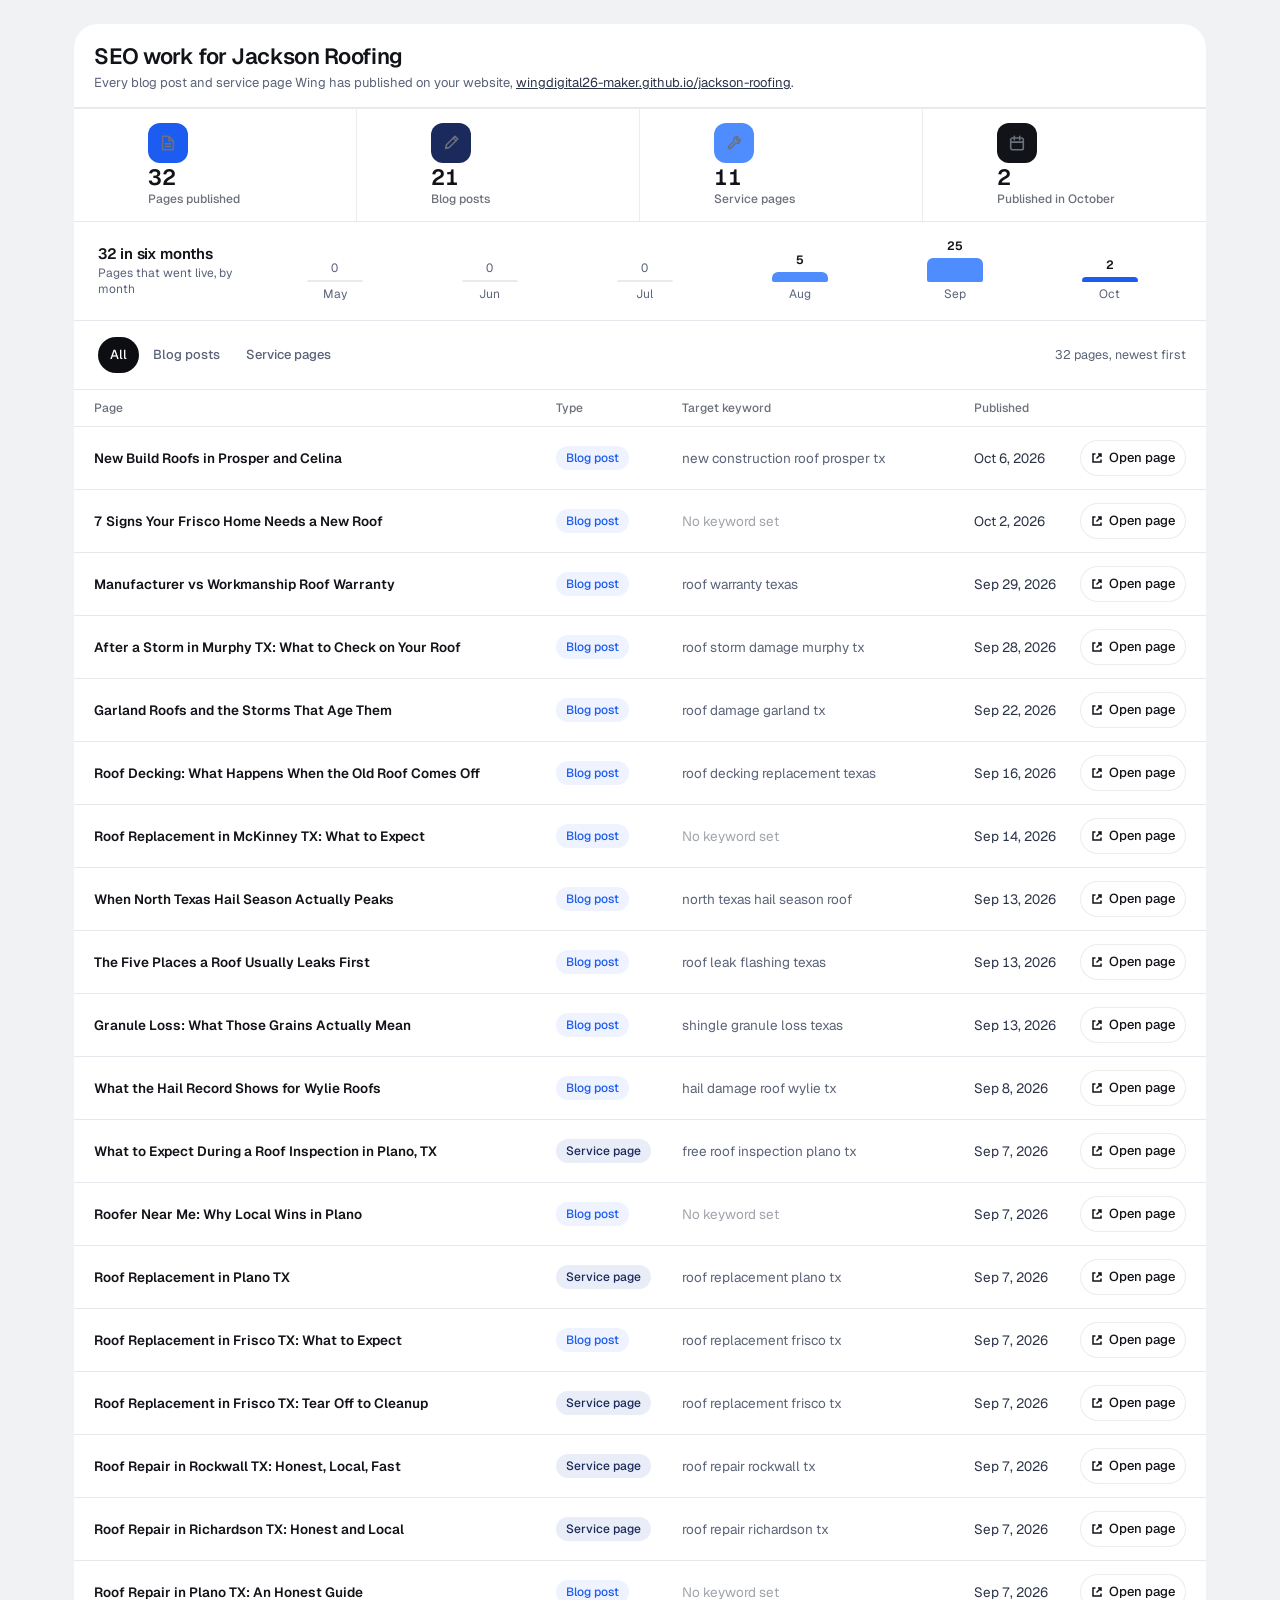
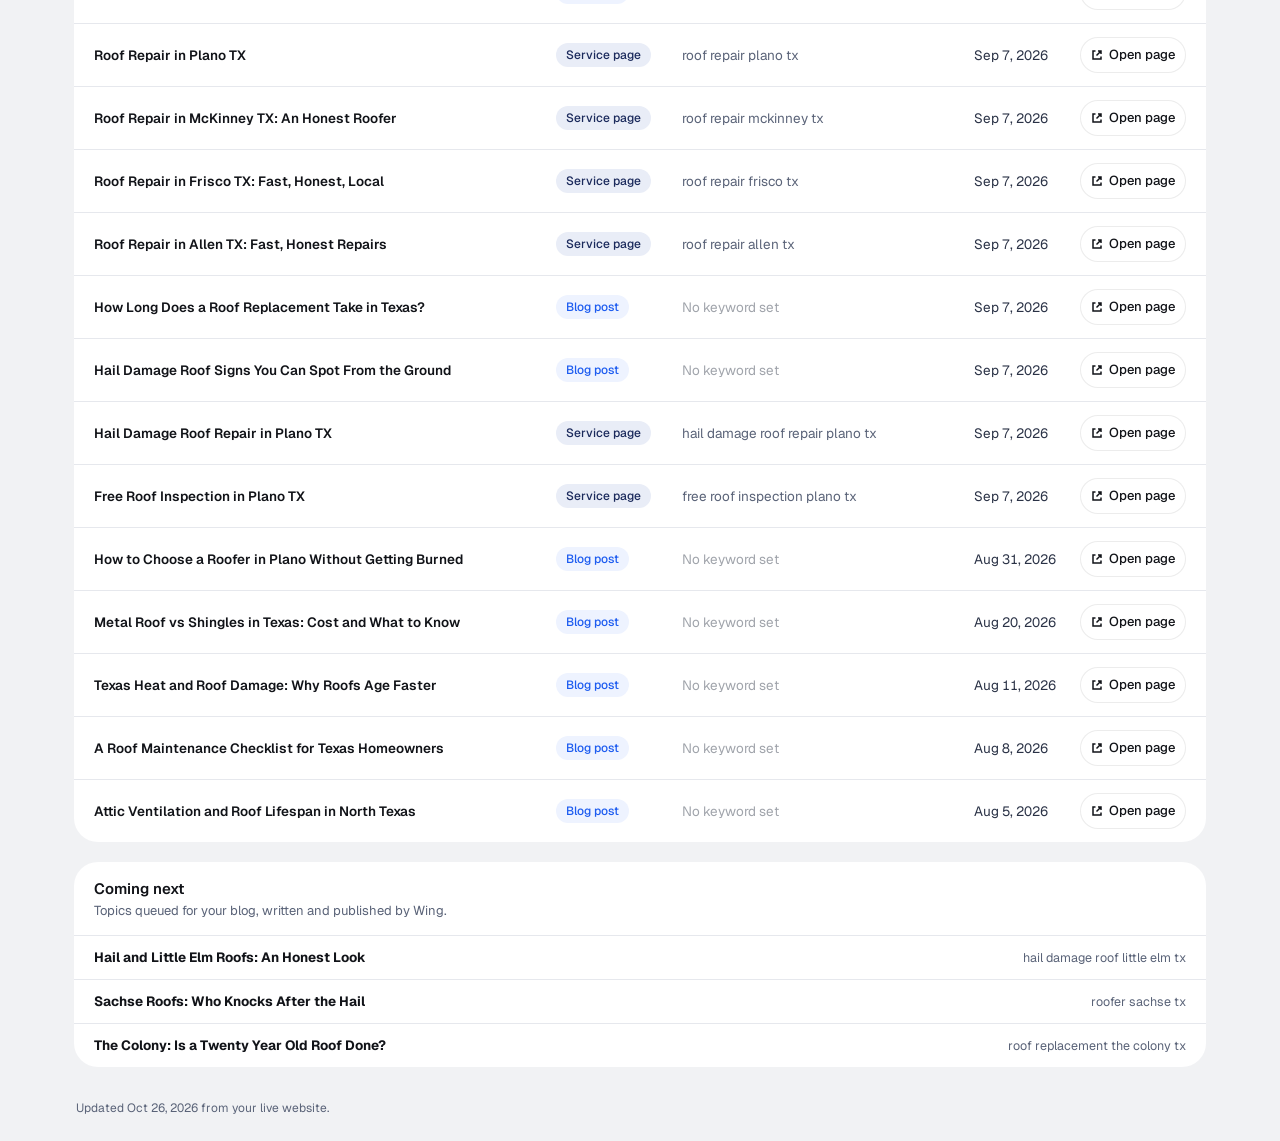
<file: c8-seo/index.html>
<!doctype html>
<html lang="en" data-rc="seo">
<head>
<meta charset="utf-8">
<meta name="viewport" content="width=device-width, initial-scale=1">
<title>SEO | Roof Command</title>
<script src="../lib/rc-frame-pause.js"></script><script src="../lib/rc-fetch-memo.js"></script><!-- one download per data file per page (11-02) --><!-- parked by the shell = no drawing -->
<!-- SEO: every blog post and service page Wing has published on the roofer's site. Data: ../lib/seo-jackson.json,
     written by scripts/seo/build_seo_jackson.py from the site repo (origin/main) and checked live. Real pages only. -->
<style>
@font-face{font-family:'Inter';font-style:normal;font-weight:100 900;font-display:swap;src:url(../lib/st-fonts/inter-var-latin.woff2) format('woff2')}
:root{--ink:#0B1020;--ink-2:#2A3246;--slate:#5A6378;--line:#D5D9E0;--line-2:#E6E8ED;--tint:#F1F5FA;--blue:#1F47C9}
*{box-sizing:border-box}
html,body{margin:0}
body{font-family:'Inter',system-ui,-apple-system,'Segoe UI',sans-serif;color:var(--ink);min-height:100vh;-webkit-font-smoothing:antialiased;font-feature-settings:"tnum" 1;
  background:radial-gradient(ellipse 60% 48% at 50% 40%,rgba(255,255,255,.95),rgba(255,255,255,0) 70%),linear-gradient(180deg,#B9BEC9 0%,#D5D9E0 30%,#ECEEF2 62%,#F7F8FA 100%);background-attachment:fixed}
a{color:inherit}
a:focus-visible,button:focus-visible{outline:2px solid var(--blue);outline-offset:2px}
.wrap{max-width:1180px;margin:0 auto;padding:18px 24px 110px}
.pan{background:#fff;border:1px solid var(--line);border-radius:8px}
.hd{padding:18px 20px 14px;border-bottom:1px solid var(--line-2)}
.hd h1{margin:0;font-size:18px;font-weight:600;letter-spacing:-.01em}
.hd p{margin:4px 0 0;font-size:13px;color:var(--slate);line-height:1.45}
.hd p a{color:var(--ink-2)}
.sum{display:flex;flex-wrap:wrap;border-bottom:1px solid var(--line-2)}
.sum div{flex:1 1 140px;padding:14px 20px;border-right:1px solid var(--line-2)}
.sum div:last-child{border-right:0}
.sum b{display:block;font-size:24px;font-weight:600;letter-spacing:-.02em;font-variant-numeric:tabular-nums}
.sum span{font-size:11px;letter-spacing:.05em;text-transform:uppercase;color:var(--slate)}
.tools{display:flex;align-items:center;gap:10px;flex-wrap:wrap;padding:12px 20px;border-bottom:1px solid var(--line-2)}
.seg{display:inline-flex;gap:2px;padding:3px;border-radius:8px;background:var(--tint);border:1px solid var(--line-2)}
.seg button{font:inherit;font-size:13px;font-weight:500;border:0;background:transparent;color:var(--slate);padding:6px 12px;border-radius:6px;cursor:pointer;min-height:32px}
.seg button.on{background:#fff;color:var(--ink);box-shadow:0 1px 2px rgba(11,16,32,.12)}
.tools .n{font-size:12.5px;color:var(--slate);margin-left:auto}
.cols,.row{display:grid;grid-template-columns:minmax(0,1fr) 110px minmax(0,.62fr) 104px 92px;gap:16px;align-items:center}
.cols{padding:10px 20px;font-size:11px;letter-spacing:.05em;text-transform:uppercase;color:var(--slate);border-bottom:1px solid var(--line-2)}
.list{list-style:none;margin:0;padding:0}
.row{padding:13px 20px;border-bottom:1px solid var(--line-2);font-size:13.5px}
.list li:last-child .row{border-bottom:0}
.row .t{font-weight:600;line-height:1.35;color:var(--ink);text-decoration:none}
.row .t:hover{text-decoration:underline}
.row .ty,.row .d{color:var(--ink-2)}
.row .k{color:var(--slate)}
.row .op{justify-self:end;text-decoration:none;height:32px;border-radius:6px;border:1px solid var(--line);background:#fff;font-size:12.5px;font-weight:500;color:var(--ink);display:inline-flex;align-items:center;gap:6px;padding:0 10px;white-space:nowrap}
.row .op:hover{background:var(--tint)}
.row .op svg{width:12px;height:12px}
.row .m{display:none}
.nx{margin-top:16px}
.nx .hd{border-bottom:1px solid var(--line-2)}
.nx .hd h2{margin:0;font-size:15px;font-weight:600}
.nx li{display:flex;gap:16px;justify-content:space-between;align-items:baseline;padding:12px 20px;border-bottom:1px solid var(--line-2);font-size:13.5px}
.nx li:last-child{border-bottom:0}
.nx li span{color:var(--slate);font-size:12.5px;text-align:right}
.foot{margin:12px 2px 0;font-size:12px;color:var(--slate)}
.err{padding:28px 20px;color:var(--slate);font-size:14px}
@media (max-width:899px){
  .cols{display:none}
  .row{grid-template-columns:minmax(0,1fr) auto;gap:6px 12px;padding:14px 16px}
  .row .ty,.row .k,.row .d{display:none}
  .row .m{display:block;grid-column:1;font-size:12.5px;color:var(--slate);line-height:1.45}
  .row .op{grid-column:2;grid-row:1 / span 2;align-self:center}
}
@media (max-width:599px){
  .wrap{padding:12px 12px 120px}
  .hd{padding:16px}
  .sum div{flex:1 1 50%;padding:12px 16px;border-right:0;border-bottom:1px solid var(--line-2)}
  .sum div:nth-child(odd){border-right:1px solid var(--line-2)}
  .sum div:nth-last-child(-n+2){border-bottom:0}
  .sum b{font-size:21px}
  .tools{padding:10px 16px}
  .tools .n{display:none}
  .seg{width:100%}
  .seg button{flex:1 1 auto;min-height:40px;white-space:nowrap;padding:6px 8px}
  .row .op{height:40px;padding:0 12px}
  .row .op .w{display:none}
  .nx li{flex-direction:column;gap:3px;padding:12px 16px}
  .nx li span{text-align:left}
}
</style>
<link rel="stylesheet" href="https://fonts.googleapis.com/css2?family=Geist:wght@400;500;600;700&display=swap">
<link rel="stylesheet" href="../lib/rc-apprules.css"><!-- app rules (11-02) -->
<style>
/* 11-02 (Jack: "add some color to this page"): colour that carries meaning only. Icon tiles cycle the four app tones
   (APP-RULES 3), the type pill says blog or service page, the cadence bars show how many pages went live each month. */
.sum div{display:grid;grid-template-columns:40px minmax(0,1fr);gap:0 14px;align-items:center}
.sum .tile{grid-row:1 / span 2;width:40px;height:40px;border-radius:12px;display:grid;place-items:center;color:#fff}
.sum .tile svg{width:18px;height:18px;fill:none;stroke:currentColor;stroke-width:1.8;stroke-linecap:round;stroke-linejoin:round}
.sum div:nth-child(4n+1) .tile{background:#1d5cf0}.sum div:nth-child(4n+2) .tile{background:#1b2a5c}.sum div:nth-child(4n+3) .tile{background:#4f8dff}.sum div:nth-child(4n+4) .tile{background:#111318}
.sum b{grid-column:2}.sum span{grid-column:2;text-transform:none!important;letter-spacing:0!important;font-size:12px!important}
.cad{display:flex;align-items:flex-end;gap:14px;padding:16px 24px 18px;border-bottom:1px solid var(--line-2)}
.cad .lab{flex:0 0 150px;font-size:12px;line-height:16px;color:var(--slate);align-self:center}
.cad .lab b{display:block;font-size:15px;line-height:22px;color:var(--ink);font-weight:600;letter-spacing:-.005em}
.cad ol{list-style:none;margin:0;padding:0;display:flex;gap:10px;flex:1;align-items:flex-end;height:64px}
.cad li{flex:1 1 0;display:flex;flex-direction:column;align-items:center;gap:4px;min-width:0;height:100%;justify-content:flex-end}
.cad li i{display:block;width:100%;max-width:56px;border-radius:6px 6px 2px 2px;background:#4f8dff;min-height:2px;transition:height .7s cubic-bezier(.22,1,.36,1)}
.cad li.now i{background:#1d5cf0}
.cad li.zero i{background:#e8eaee}
.cad li small{font-size:12px;line-height:16px;color:var(--slate);white-space:nowrap}
.cad li em{font-style:normal;font-size:12px;line-height:16px;font-weight:600;color:var(--ink);font-variant-numeric:tabular-nums}
.cad li.zero em{color:var(--slate);font-weight:400}
.row .ty{justify-self:start;display:inline-flex;align-items:center;height:24px;padding:0 10px;border-radius:999px;font-size:12px;font-weight:500;white-space:nowrap}
.row .ty.blog{background:#eef3ff;color:#1d5cf0}
.row .ty.service{background:#e9edf7;color:#1b2a5c}
.row .k.none{color:#a0a4ab}
.row .m .ty{height:20px;padding:0 8px;margin-right:4px}
@media (max-width:899px){ .cad{padding:14px 16px} .cad .lab{flex-basis:110px} .cad li:nth-child(-n+2){display:none} }
@media (max-width:599px){ .cad{flex-direction:column;align-items:stretch;gap:10px} .cad .lab{flex-basis:auto} .cad li:nth-child(-n+2){display:flex} .row .m .ty{display:inline-flex} }
</style>
</head>
<body>
<main class="wrap">
  <section class="pan" aria-labelledby="h">
    <div class="hd">
      <h1 id="h">SEO work</h1>
      <p id="sub">Every blog post and service page Wing has published on your website.</p>
    </div>
    <div class="sum" id="sum"></div>
    <div class="cad" id="cad" hidden aria-label="Pages published per month"></div>
    <div class="tools">
      <div class="seg" role="group" aria-label="Show">
        <button type="button" data-f="all" class="on" aria-pressed="true">All</button>
        <button type="button" data-f="blog" aria-pressed="false">Blog posts</button>
        <button type="button" data-f="service" aria-pressed="false">Service pages</button>
      </div>
      <span class="n" id="n"></span>
    </div>
    <div class="cols" aria-hidden="true"><span>Page</span><span>Type</span><span>Target keyword</span><span>Published</span><span></span></div>
    <ul class="list" id="list"></ul>
  </section>
  <section class="pan nx" id="nx" hidden aria-labelledby="hn">
    <div class="hd"><h2 id="hn">Coming next</h2><p>Topics queued for your blog, written and published by Wing.</p></div>
    <ul class="list" id="nxl"></ul>
  </section>
  <p class="foot" id="foot"></p>
</main>
<script>
(function(){
  const $=id=>document.getElementById(id);
  const esc=s=>String(s==null?'':s).replace(/[&<>"]/g,c=>({'&':'&amp;','<':'&lt;','>':'&gt;','"':'&quot;'}[c]));
  const MON=['Jan','Feb','Mar','Apr','May','Jun','Jul','Aug','Sep','Oct','Nov','Dec'];
  const LONG=['January','February','March','April','May','June','July','August','September','October','November','December'];
  const day=iso=>{const [y,m,d]=String(iso).split('-').map(Number);return y?`${MON[m-1]} ${d}, ${y}`:'';};
  const TYPE={blog:'Blog post',service:'Service page'};
  const ICON='<svg viewBox="0 0 12 12" fill="none" stroke="currentColor" stroke-width="1.5" aria-hidden="true"><path d="M4.5 2H2v8h8V7.5M7 2h3v3M10 2 5.5 6.5"/></svg>';
  let D=null,F='all';
  function draw(){
    const items=D.items.filter(i=>F==='all'||i.type===F);
    $('n').textContent=`${items.length} ${items.length===1?'page':'pages'}, newest first`;
    $('list').innerHTML=items.map(i=>{
      const g=i.gsc?` · ${i.gsc.clicks} clicks`:'';
      return `<li><div class="row">
        <a class="t" href="${esc(i.url)}" target="_blank" rel="noopener">${esc(i.title)}</a>
        <span class="ty ${esc(i.type)}">${TYPE[i.type]}</span>
        <span class="k${i.keyword?'':' none'}">${i.keyword?esc(i.keyword):'No keyword set'}</span>
        <span class="d">${day(i.date)}</span>
        <span class="m"><span class="ty ${esc(i.type)}">${TYPE[i.type]}</span> ${day(i.date)}${i.keyword?` · ${esc(i.keyword)}`:''}${g}</span>
        <a class="op" href="${esc(i.url)}" target="_blank" rel="noopener" aria-label="Open ${esc(i.title)} on your website">${ICON}<span class="w">Open page</span></a>
      </div></li>`;}).join('');
  }
  function paint(d){
    D=d; const c=d.counts, now=new Date(d.generated);
    if(d.roofer) $('h').textContent='SEO work for '+d.roofer;
    const host=d.site.replace(/^https?:\/\//,'').replace(/\/$/,'');
    $('sub').innerHTML=`Every blog post and service page Wing has published on your website, <a href="${esc(d.site)}" target="_blank" rel="noopener">${esc(host)}</a>.`;
    const tiles=[[c.total,'Pages published'],[c.blog,'Blog posts'],[c.service,'Service pages'],[c.this_month,'Published in '+LONG[now.getMonth()]]];
    if(d.gsc&&c.clicks!=null) tiles.push([c.clicks,'Clicks from Google']);
    const TI=['<path d="M4 2.5h7l5 5V17.5H4zM11 2.5v5h5"/><path d="M7 11h6M7 14h6"/>','<path d="M4 16l1-4L14.5 2.5l3 3L8 15z"/><path d="M12.5 4.5l3 3"/>','<path d="M14.5 3.5a3.5 3.5 0 0 0-4.6 4.6L3.5 14.5l2 2 6.4-6.4a3.5 3.5 0 0 0 4.6-4.6l-2.2 2.2-1.6-1.6z"/>','<rect x="3" y="4.5" width="14" height="13" rx="2"/><path d="M3 9h14M7 2.5v4M13 2.5v4"/>','<path d="M3 15l5-5 4 4 5-7"/><path d="M13 7h4v4"/>'];
    $('sum').innerHTML=tiles.map(([v,l],i)=>`<div><span class="tile" aria-hidden="true"><svg viewBox="0 0 20 20">${TI[i%TI.length]}</svg></span><b>${v}</b><span>${l}</span></div>`).join('');
    // cadence: pages that went live in each of the last 6 months (from the real dates in the list), the current month in the primary blue
    const months=[]; for(let k=5;k>=0;k--){ const t=new Date(now.getFullYear(),now.getMonth()-k,1); months.push({y:t.getFullYear(),m:t.getMonth(),n:0}); }
    d.items.forEach(i=>{ const [y,m]=String(i.date).split('-').map(Number); const b=months.find(x=>x.y===y&&x.m===m-1); if(b) b.n++; });
    const mx=Math.max(1,...months.map(x=>x.n)), six=months.reduce((a,x)=>a+x.n,0);
    const cad=$('cad'); cad.hidden=false;
    cad.innerHTML=`<div class="lab"><b>${six} in six months</b>Pages that went live, by month</div><ol>${months.map((x,i)=>`<li class="${x.n?'':'zero '}${i===5?'now':''}"><em>${x.n}</em><i style="height:0" data-h="${Math.round(x.n/mx*40)+2}"></i><small>${MON[x.m]}</small></li>`).join('')}</ol>`;
    requestAnimationFrame(()=>cad.querySelectorAll('i[data-h]').forEach(b=>{ b.style.height=b.dataset.h+'px'; }));
    if(d.next&&d.next.length){ $('nx').hidden=false; $('nxl').innerHTML=d.next.map(n=>`<li><b>${esc(n.title)}</b><span>${esc(n.keyword)}</span></li>`).join(''); }
    $('foot').textContent=`Updated ${day(d.generated.slice(0,10))} from your live website.`;
    draw();
  }
  document.querySelector('.seg').addEventListener('click',e=>{
    const b=e.target.closest('button'); if(!b) return; F=b.dataset.f;
    document.querySelectorAll('.seg button').forEach(x=>{const on=x===b;x.classList.toggle('on',on);x.setAttribute('aria-pressed',on);});
    if(D) draw();
  });
  fetch('../lib/seo-jackson.json',{cache:'no-cache'}).then(r=>{if(!r.ok) throw 0; return r.json();}).then(paint)
    .catch(()=>{ $('list').innerHTML='<li class="err">The SEO list did not load. Refresh to try again.</li>'; });
  window.__ready=true;
})();
</script>
</body>
</html>
</file>
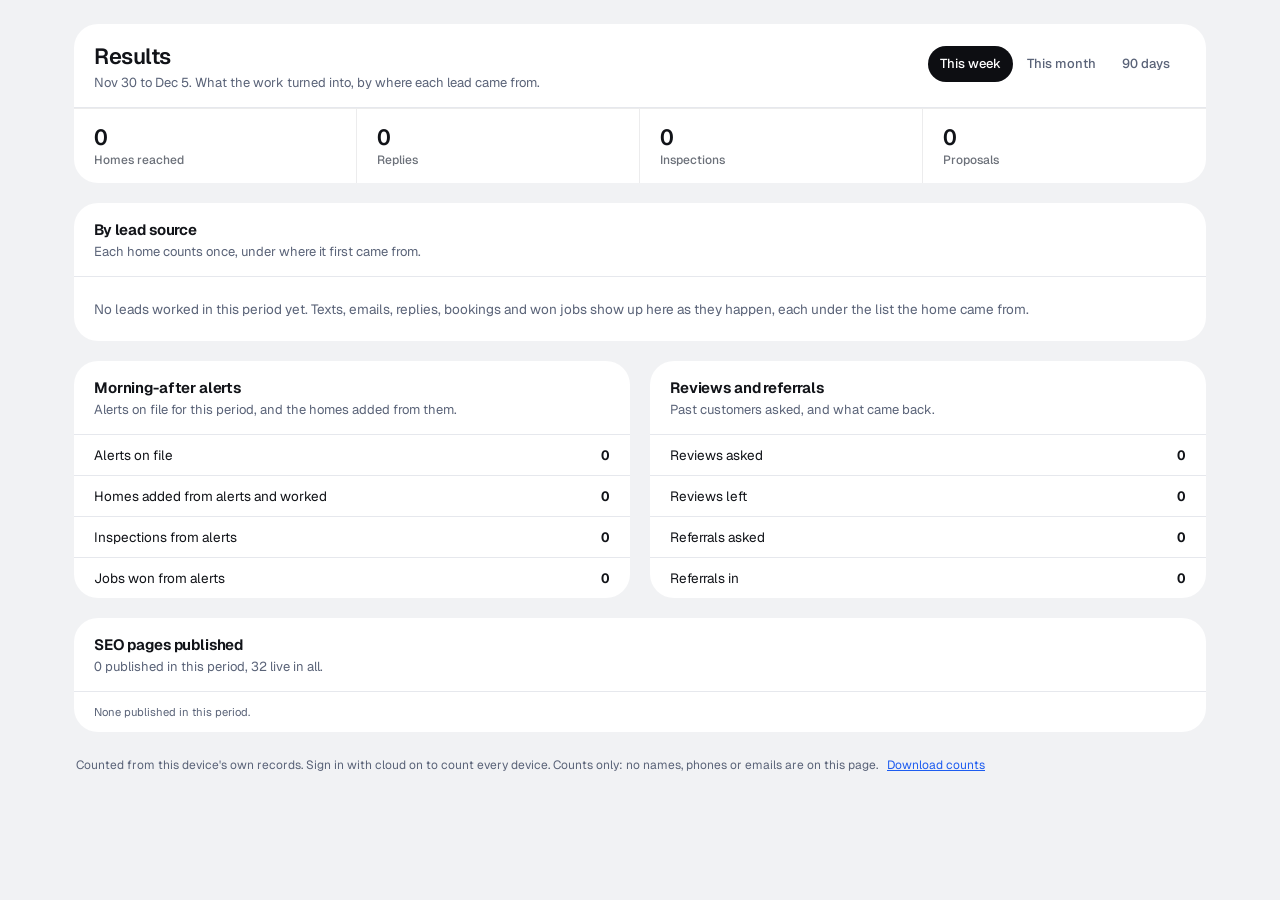
<file: c9-results/index.html>
<!doctype html>
<html lang="en" data-rc="results">
<head>
<meta charset="utf-8">
<meta name="viewport" content="width=device-width, initial-scale=1">
<title>Results | Roof Command</title>
<script src="../lib/rc-frame-pause.js"></script><script src="../lib/rc-fetch-memo.js"></script><!-- one download per data file per page (11-02) --><!-- parked by the shell = no drawing -->
<script src="../lib/rc-state.js"></script>
<script src="../lib/brand.js"></script>
<script src="../lib/rc-results.js"></script>
<!-- Results (10-26): homes reached, replies, inspections, proposals, jobs won and revenue, by lead source; alerts and what
     they led to; reviews and referrals; SEO pages published. Signed in with cloud on = Supabase rc_results() (migration 012).
     Otherwise this device's own records (lib/rc-results.js). Counts only: no names, phones or emails on this page. -->
<style>
@font-face{font-family:'Inter';font-style:normal;font-weight:100 900;font-display:swap;src:url(../lib/st-fonts/inter-var-latin.woff2) format('woff2')}
:root{--ink:#0B1020;--ink-2:#2A3246;--slate:#5A6378;--line:#D5D9E0;--line-2:#E6E8ED;--tint:#F1F5FA;--blue:#1F47C9;--green:#11734B}
*{box-sizing:border-box}
html,body{margin:0}
body{font-family:'Inter',system-ui,-apple-system,'Segoe UI',sans-serif;color:var(--ink);min-height:100vh;-webkit-font-smoothing:antialiased;font-feature-settings:"tnum" 1;
  background:radial-gradient(ellipse 60% 48% at 50% 40%,rgba(255,255,255,.95),rgba(255,255,255,0) 70%),linear-gradient(180deg,#B9BEC9 0%,#D5D9E0 30%,#ECEEF2 62%,#F7F8FA 100%);background-attachment:fixed}
a{color:inherit}
a:focus-visible,button:focus-visible{outline:2px solid var(--blue);outline-offset:2px}
.wrap{max-width:1180px;margin:0 auto;padding:18px 24px 110px}
.pan{background:#fff;border:1px solid var(--line);border-radius:8px;margin-bottom:14px}
.hd{padding:18px 20px 14px;border-bottom:1px solid var(--line-2);display:flex;gap:16px;align-items:flex-start;justify-content:space-between;flex-wrap:wrap}
.hd h1,.hd h2{margin:0;font-size:20px;font-weight:650;letter-spacing:-.01em}
.hd h2{font-size:15px}
.hd p{margin:4px 0 0;font-size:13px;color:var(--slate);line-height:1.45;max-width:640px}
.seg{display:inline-flex;gap:2px;padding:3px;border-radius:8px;background:var(--tint);border:1px solid var(--line-2)}
.seg button{font:inherit;font-size:13px;font-weight:500;border:0;background:transparent;color:var(--slate);padding:6px 12px;border-radius:6px;cursor:pointer;min-height:32px}
.seg button.on{background:#fff;color:var(--ink);box-shadow:0 1px 2px rgba(11,16,32,.12)}
.tools{display:flex;gap:10px;align-items:center;flex-wrap:wrap}
.chip{font-size:12px;color:var(--ink-2);background:var(--tint);border:1px solid var(--line-2);border-radius:999px;padding:4px 10px;white-space:nowrap}
.btn{font:inherit;font-size:12.5px;font-weight:500;height:32px;border-radius:6px;border:1px solid var(--line);background:#fff;color:var(--ink);padding:0 10px;cursor:pointer}
.btn:hover{background:var(--tint)}
.sum{display:grid;grid-template-columns:repeat(6,1fr)}
.sum div{padding:14px 20px;border-right:1px solid var(--line-2)}
.sum div:last-child{border-right:0}
.sum b{display:block;font-size:26px;font-weight:650;letter-spacing:-.02em}
.sum span{font-size:11px;letter-spacing:.05em;text-transform:uppercase;color:var(--slate)}
table{width:100%;border-collapse:collapse;font-size:13.5px}
th{font-size:11px;letter-spacing:.05em;text-transform:uppercase;color:var(--slate);font-weight:500;text-align:right;padding:10px 20px;border-bottom:1px solid var(--line-2)}
th:first-child,td:first-child{text-align:left}
td{padding:12px 20px;border-bottom:1px solid var(--line-2);text-align:right}
tr:last-child td{border-bottom:0}
td.z{color:#A3AAB8}
tfoot td{font-weight:650;border-top:1px solid var(--line)}
.two{display:grid;grid-template-columns:1fr 1fr;gap:14px}
.two .pan{margin:0}
ul.kv{list-style:none;margin:0;padding:0}
ul.kv li{display:flex;justify-content:space-between;gap:16px;padding:11px 20px;border-bottom:1px solid var(--line-2);font-size:13.5px}
ul.kv li:last-child{border-bottom:0}
ul.kv li b{font-weight:650}
ul.kv li small{color:var(--slate)}
.empty{padding:22px 20px;color:var(--slate);font-size:13.5px;line-height:1.5}
.foot{margin:4px 2px 0;font-size:12px;color:var(--slate);line-height:1.5}
.rev{color:var(--green)}
@media (max-width:760px){
  .wrap{padding:12px 16px 110px}
  .sum{grid-template-columns:repeat(3,1fr)}
  .sum div{border-bottom:1px solid var(--line-2);padding:12px 14px}
  .sum div:nth-child(3n){border-right:0}
  .sum b{font-size:21px}
  .two{grid-template-columns:1fr}
  .two .pan{margin-bottom:14px}
  th,td{padding:10px 8px;font-size:12.5px}
  th:first-child,td:first-child{padding-left:14px}
  th:last-child,td:last-child{padding-right:14px}
  .hide-s{display:none}
}
/* one period control (Jack 10-26: no second control beside it); the counts file is a footer link */
.foot .lnk{border:0;background:none;padding:0;margin-left:6px;font:inherit;color:var(--accent,#1F47C9);text-decoration:underline;cursor:pointer}
.sum{grid-template-columns:repeat(4,minmax(0,1fr))!important}
@media (max-width:640px){.sum{grid-template-columns:repeat(2,minmax(0,1fr))!important}}
</style>
<link rel="stylesheet" href="https://fonts.googleapis.com/css2?family=Geist:wght@400;500;600;700&display=swap">
<link rel="stylesheet" href="../lib/rc-apprules.css"><!-- app rules (11-02) -->
</head>
<body>
<main class="wrap">
  <section class="pan">
    <div class="hd">
      <div><h1>Results</h1><p id="sub">What the work turned into, by where each lead came from.</p></div>
      <div class="tools">
        <div class="seg" role="group" aria-label="Period">
          <button type="button" data-p="week" class="on">This week</button><button type="button" data-p="month">This month</button><button type="button" data-p="90">90 days</button>
        </div>
      </div>
    </div>
    <div class="sum" id="sum"></div>
  </section>

  <section class="pan">
    <div class="hd"><div><h2>By lead source</h2><p>Each home counts once, under where it first came from.</p></div></div>
    <div id="bySrc"></div>
  </section>

  <div class="two">
    <section class="pan">
      <div class="hd"><div><h2>Morning-after alerts</h2><p>Alerts on file for this period, and the homes added from them.</p></div></div>
      <ul class="kv" id="alerts"></ul>
    </section>
    <section class="pan">
      <div class="hd"><div><h2>Reviews and referrals</h2><p>Past customers asked, and what came back.</p></div></div>
      <ul class="kv" id="asks"></ul>
    </section>
  </div>

  <section class="pan" style="margin-top:14px">
    <div class="hd"><div><h2>SEO pages published</h2><p id="seoSub">Blog posts and service pages Wing published on the roofer's site.</p></div></div>
    <ul class="kv" id="seo"></ul>
  </section>
  <p class="foot"><span id="foot"></span> <span id="mode" hidden></span><button type="button" class="lnk" id="dl" title="Counts only, for the weekly summary script">Download counts</button></p>
</main>
<script>
(function () {
  'use strict';
  const $ = s => document.querySelector(s), esc = s => RC.esc(s), fmt = n => Number(n || 0).toLocaleString('en-US');
  const money = n => '$' + fmt(Math.round(n || 0));
  let P = 'week', ALERTS = [], SEO = null, LAST = null;
  try { const q = new URLSearchParams(location.search).get('p'); if (['week', 'month', '90'].includes(q)) P = q; } catch (e) { }

  function range(p) {
    const now = new Date(), a = new Date(now);
    if (p === 'week') { a.setHours(0, 0, 0, 0); a.setDate(a.getDate() - ((a.getDay() + 6) % 7)); }        // Monday
    else if (p === 'month') { a.setHours(0, 0, 0, 0); a.setDate(1); }
    else a.setTime(now.getTime() - 90 * 864e5);
    return [a.getTime(), now.getTime() + 60000];
  }
  const dlabel = ms => new Date(ms).toLocaleDateString('en-US', { month: 'short', day: 'numeric' });

  // cloud: signed in with sync on (the shell's rc-cloud.js found the company) -> rc_results(); else this device
  function cloud() {
    try { const c = window.top.RC_CLOUD; if (!c || !c.companyId || !c.status().on) return null;
      const s = JSON.parse(localStorage.getItem('rc.session') || 'null'); return s && s.access_token ? { company: c.companyId, token: s.access_token } : null; } catch (e) { return null; }
  }
  function load(a, b) {
    const c = cloud();
    if (!c) return Promise.resolve(RCR.compute(a, b, { alerts: ALERTS }));
    const KEY = 'preview-no-key';
    return fetch('https://preview.invalid/rest/v1/rpc/rc_results', { method: 'POST', cache: 'no-store',
      headers: { apikey: KEY, Authorization: 'Bearer ' + c.token, 'Content-Type': 'application/json' },
      body: JSON.stringify({ p_company: c.company, p_from: new Date(a).toISOString(), p_to: new Date(b).toISOString() }) })
      .then(r => r.ok ? r.json() : Promise.reject(r.status)).then(d => Object.assign(d, { mode: 'cloud' }))
      .catch(() => RCR.compute(a, b, { alerts: ALERTS }));
  }

  function paint() {
    const [a, b] = range(P);
    document.querySelectorAll('.seg button').forEach(x => x.classList.toggle('on', x.dataset.p === P));
    load(a, b).then(d => {
      LAST = d; const t = d.totals || {};
      $('#mode').textContent = d.mode === 'cloud' ? 'From the cloud' : 'On this device';
      $('#sub').textContent = `${dlabel(a)} to ${dlabel(b - 60000)}. What the work turned into, by where each lead came from.`;
      // Jack 10-26: the four that matter on top; jobs won and revenue stay in the By lead source table
      $('#sum').innerHTML = [['reached', 'Homes reached'], ['replies', 'Replies'], ['inspections', 'Inspections'], ['proposals', 'Proposals']]
        .map(([k, l]) => `<div><b class="${k === 'revenue' && t[k] ? 'rev' : ''}">${k === 'revenue' ? money(t[k]) : fmt(t[k])}</b><span>${l}</span></div>`).join('');
      const rows = (d.by_source || []).filter(r => r.leads || r.reached || r.replies || r.inspections || r.proposals || r.won);
      const cell = (v, m, s) => `<td class="${v ? '' : 'z'}${s ? ' hide-s' : ''}">${m ? money(v) : fmt(v)}</td>`;   // s: hidden on phones (the totals above have them)
      $('#bySrc').innerHTML = rows.length ? `<table><thead><tr><th>Source</th><th class="hide-s">New leads</th><th>Reached</th><th class="hide-s">Replies</th><th class="hide-s">Insp.</th><th class="hide-s">Proposals</th><th>Won</th><th>Revenue</th></tr></thead><tbody>` +
        rows.map(r => `<tr><td>${esc(RCR.label(r.src))}</td><td class="hide-s ${r.leads ? '' : 'z'}">${fmt(r.leads)}</td>${cell(r.reached)}${cell(r.replies, 0, 1)}${cell(r.inspections, 0, 1)}<td class="hide-s ${r.proposals ? '' : 'z'}">${fmt(r.proposals)}</td>${cell(r.won)}${cell(r.revenue, 1)}</tr>`).join('') +
        `</tbody><tfoot><tr><td>Total</td><td class="hide-s">${fmt(t.leads)}</td><td>${fmt(t.reached)}</td><td class="hide-s">${fmt(t.replies)}</td><td class="hide-s">${fmt(t.inspections)}</td><td class="hide-s">${fmt(t.proposals)}</td><td>${fmt(t.won)}</td><td>${money(t.revenue)}</td></tr></tfoot></table>`
        : `<div class="empty">No leads worked in this period yet. Texts, emails, replies, bookings and won jobs show up here as they happen, each under the list the home came from.</div>`;
      const al = d.alerts || {}, inP = ALERTS.filter(x => x.alert_day && Date.parse(x.alert_day + 'T12:00:00') >= a && Date.parse(x.alert_day + 'T12:00:00') < b);
      $('#alerts').innerHTML = `<li><span>Alerts on file</span><b>${fmt(d.mode === 'cloud' ? al.sent : inP.length)}</b></li>` +
        inP.slice(0, 3).map(x => `<li><small>${esc(x.storm_label || x.storm)}: up to ${esc(x.max_in)} in, ${fmt(x.homes_hit)} homes hit</small><small>${esc(dlabel(Date.parse(x.alert_day + 'T12:00:00')))}</small></li>`).join('') +
        `<li><span>Homes added from alerts and worked</span><b>${fmt(al.leads)}</b></li><li><span>Inspections from alerts</span><b>${fmt(al.inspections)}</b></li><li><span>Jobs won from alerts</span><b>${fmt(al.won)}${al.revenue ? ' <small>(' + money(al.revenue) + ')</small>' : ''}</b></li>`;
      const k = d.asks || {};
      $('#asks').innerHTML = [['reviews_asked', 'Reviews asked'], ['reviews_left', 'Reviews left'], ['referrals_asked', 'Referrals asked'], ['referrals_in', 'Referrals in']]
        .map(([x, l]) => `<li><span>${l}</span><b>${fmt(k[x])}</b></li>`).join('');
      const seo = SEO ? (SEO.items || []).filter(x => x.date && Date.parse(x.date + 'T12:00:00') >= a && Date.parse(x.date + 'T12:00:00') < b).sort((x, y) => x.date < y.date ? 1 : -1) : [];
      $('#seoSub').textContent = SEO ? `${fmt(seo.length)} published in this period, ${fmt((SEO.counts || {}).total)} live in all.` : 'SEO page list not loaded.';
      $('#seo').innerHTML = seo.length ? seo.slice(0, 8).map(x => `<li><span>${esc(x.title)}</span><small>${esc(x.type === 'service' ? 'Service page' : 'Blog post')}, ${esc(dlabel(Date.parse(x.date + 'T12:00:00')))}</small></li>`).join('')
        + (seo.length > 8 ? `<li><small>and ${fmt(seo.length - 8)} more on the SEO tab</small><span></span></li>` : '') : `<li><small>None published in this period.</small><span></span></li>`;
      $('#foot').textContent = d.mode === 'cloud' ? 'Counted in the cloud for your company (every device). Counts only: no names, phones or emails are on this page.'
        : 'Counted from this device\'s own records. Sign in with cloud on to count every device. Counts only: no names, phones or emails are on this page.';
    });
  }
  document.querySelector('.seg').addEventListener('click', e => { const b = e.target.closest('button'); if (!b) return; P = b.dataset.p; paint(); });
  // counts only, for scripts/results/weekly_summary.py --counts <file>
  $('#dl').onclick = () => { if (!LAST) return; const a = document.createElement('a');
    a.href = URL.createObjectURL(new Blob([JSON.stringify(Object.assign({ roofer: RC.rooferKey(), period: P }, LAST), null, 1)], { type: 'application/json' }));
    a.download = `results-${RC.rooferKey()}-${P}-${new Date().toISOString().slice(0, 10)}.json`; a.click(); setTimeout(() => URL.revokeObjectURL(a.href), 2000); };
  RC.on(d => { if (d && ['pipe', 'pastCust', 'added', 'homes'].includes(d.key)) paint(); });
  const root = () => RC.dataRoot || '../lib/st-data-dfw/';
  Promise.all([
    RC.factsReady.catch(() => null).then(() => fetch(root() + 'meta/alerts.json', { cache: 'no-cache' })).then(r => r.ok ? r.json() : null).catch(() => null),
    fetch('../lib/seo-' + RC.rooferKey() + '.json', { cache: 'no-cache' }).then(r => r.ok ? r.json() : null).catch(() => null)
  ]).then(([al, seo]) => { ALERTS = (al && al.alerts) || []; SEO = seo; paint(); });
  paint();
})();
</script>
</body>
</html>
</file>
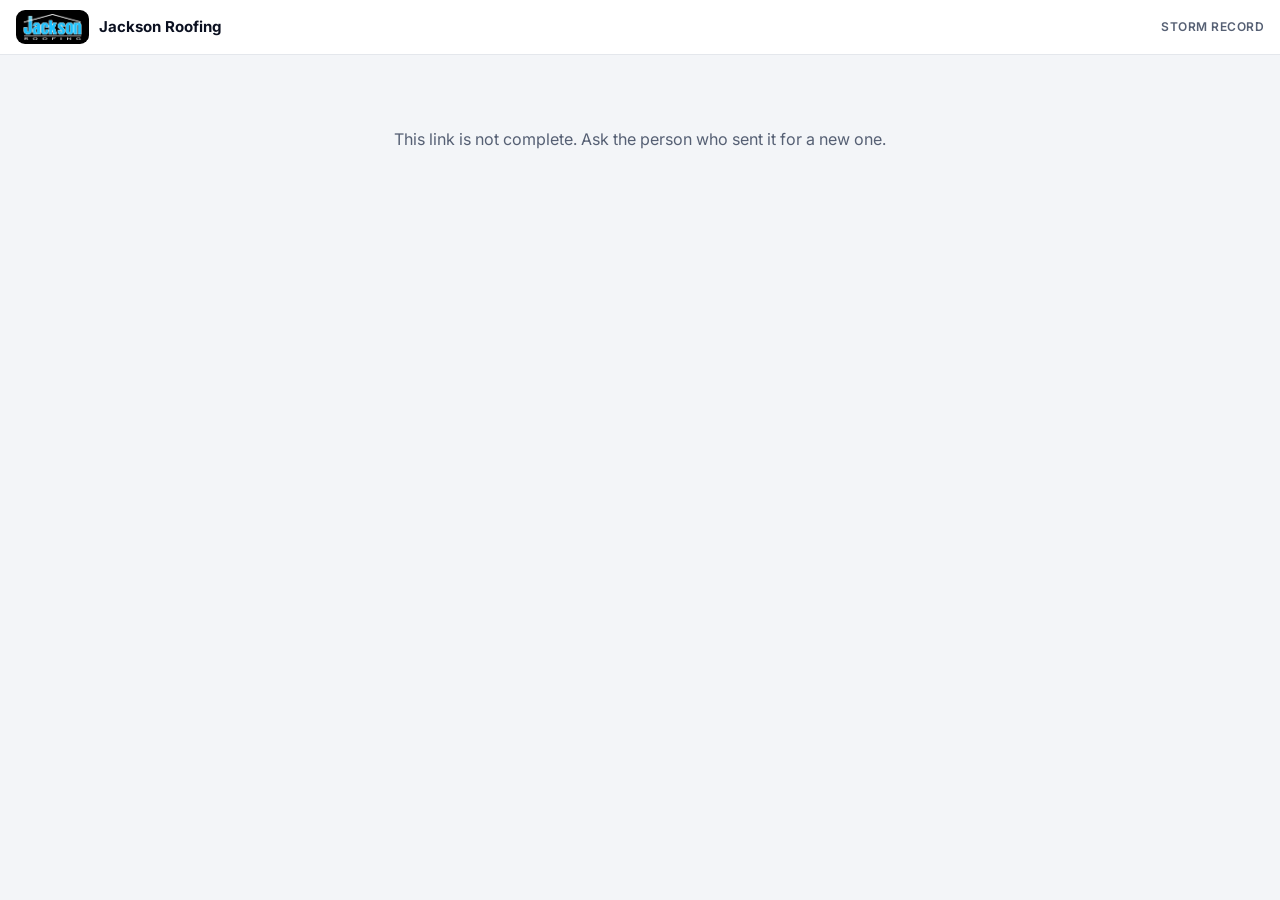
<file: proof/index.html>
<!doctype html>
<html lang="en">
<head>
<meta charset="utf-8">
<meta name="viewport" content="width=device-width, initial-scale=1, viewport-fit=cover">
<!-- one page per home, opened from a link in a text or email: never indexed, never cached by search engines -->
<meta name="robots" content="noindex, nofollow, noarchive">
<meta name="referrer" content="no-referrer">
<title>Storm record</title>
<link rel="stylesheet" href="proof.css">
</head>
<body>
<!-- The Homeowner Proof Page (Bet 3, 10-23). Public: a homeowner opens it from a text or email the roofer's rep sent by
     hand. Every fact is a public record with its source on the card: NOAA MRMS radar hail at the address, the National
     Weather Service's own hail reports, the county appraisal roll, city re-roof permits (counts only, never a neighbour's
     address), USGS LiDAR roof size as an estimate. No owner name, phone or email is ever loaded or shown. The consent box
     is the only thing that collects anything, and only what the homeowner types. proof.js paints it; lib/rc-proof.js logs it. -->
<header class="top">
  <div class="brand"><div class="mark" data-r="logo"></div><span class="nm" data-r="name"></span></div>
  <span class="kind">Storm record</span>
</header>

<main class="wrap" id="main">
  <p class="loading" id="loading">Reading the radar for this address...</p>

  <article id="doc" hidden>
    <section class="hero">
      <p class="eyebrow">Storm record for the home at</p>
      <h1 id="addr"></h1>
      <div class="big" id="big"></div>
      <p class="src"><span class="chip">Source</span><span id="bigSrc"></span></p>
    </section>

    <section class="card" id="nearCard" hidden>
      <h2>How close the hail came</h2>
      <div id="near"></div>
    </section>

    <section class="card" id="streetCard" hidden>
      <h2 id="streetH">Your street on that storm</h2>
      <div class="street"><div id="streetMap" class="map"></div><div id="streetKey"></div></div>
    </section>

    <section class="card" id="nbCard" hidden>
      <h2>Re-roofs nearby</h2>
      <div id="nb"></div>
    </section>

    <section class="card">
      <h2>Your roof on record</h2>
      <dl class="facts" id="roof"></dl>
    </section>

    <section class="card" id="histCard" hidden>
      <h2>Every storm on file at this address</h2>
      <div id="hist"></div>
    </section>

    <section class="card plain">
      <h2>What this means, and what it doesn't</h2>
      <ul class="mean" id="mean"></ul>
    </section>

    <section class="cta" id="book">
      <h2>Want someone to look at it?</h2>
      <p>A free roof inspection from <b data-r="name"></b>: photos of every slope, and a straight answer on whether there is damage. No cost and no obligation.</p>
      <button type="button" class="go" id="bOpen">Book a free inspection</button>
      <form id="form" hidden novalidate>
        <fieldset class="when"><legend>Best time for a visit</legend>
          <div class="pills" id="when"></div>
        </fieldset>
        <label class="fld">Mobile number<input id="fPhone" name="tel" type="tel" inputmode="tel" autocomplete="tel" placeholder="(972) 555-0123"></label>
        <label class="fld">Email <span class="opt">(optional)</span><input id="fEmail" type="email" inputmode="email" autocomplete="email" placeholder="you@example.com"></label>
        <label class="consent"><input type="checkbox" id="fAgree" aria-labelledby="consentText"><span id="consentText"></span></label>
        <p class="hint" id="fWhy" role="alert" hidden></p>
        <button type="submit" class="go" id="bSend">Request my free inspection</button>
        <p class="hint">Leave the box unticked and we will only reply by email about this request.</p>
      </form>
      <div class="done" id="done" hidden></div>
    </section>

    <section class="card who">
      <h2>Who sent this</h2>
      <div id="who"></div>
    </section>

    <footer class="fine">
      <p id="srcs"></p>
      <p>This page shows public records only. It has no owner name, phone number or email, and nothing about anyone else's home except counts.</p>
      <p><button type="button" class="link" id="bStop">Don't contact me again</button></p>
      <p class="made">Prepared by <span data-r="name"></span> with Roof Command.</p>
    </footer>
  </article>
</main>
<!-- phone: the one action stays in reach while the homeowner reads; hidden once the booking card is on screen -->
<a class="sticky" id="sticky" href="#book" hidden>Book a free inspection</a>

<script src="../lib/rc-state.js"></script>
<script src="../lib/brand.js"></script>
<script>/* the roofer brands the page (lib/brand.js) */ applyRoofer(rooferKey());
/* the homeowner's consent and STOP go to the roofer's cloud (Edge Function proof-intake, 10-26); the rep's preview records nothing */
if (new URLSearchParams(location.search).get('preview') !== '1') window.RCP_SINK = 'https://preview.invalid/functions/v1/proof-intake?r=' + encodeURIComponent(rooferKey());</script>
<script src="../lib/rc-copy.js"></script>
<script src="../lib/st-meta.js"></script>
<script src="../lib/rc-roof.js"></script>
<script src="../lib/rc-hail.js"></script>
<script src="../lib/rc-proof.js"></script>
<script src="proof.js"></script>
</body>
</html>
</file>
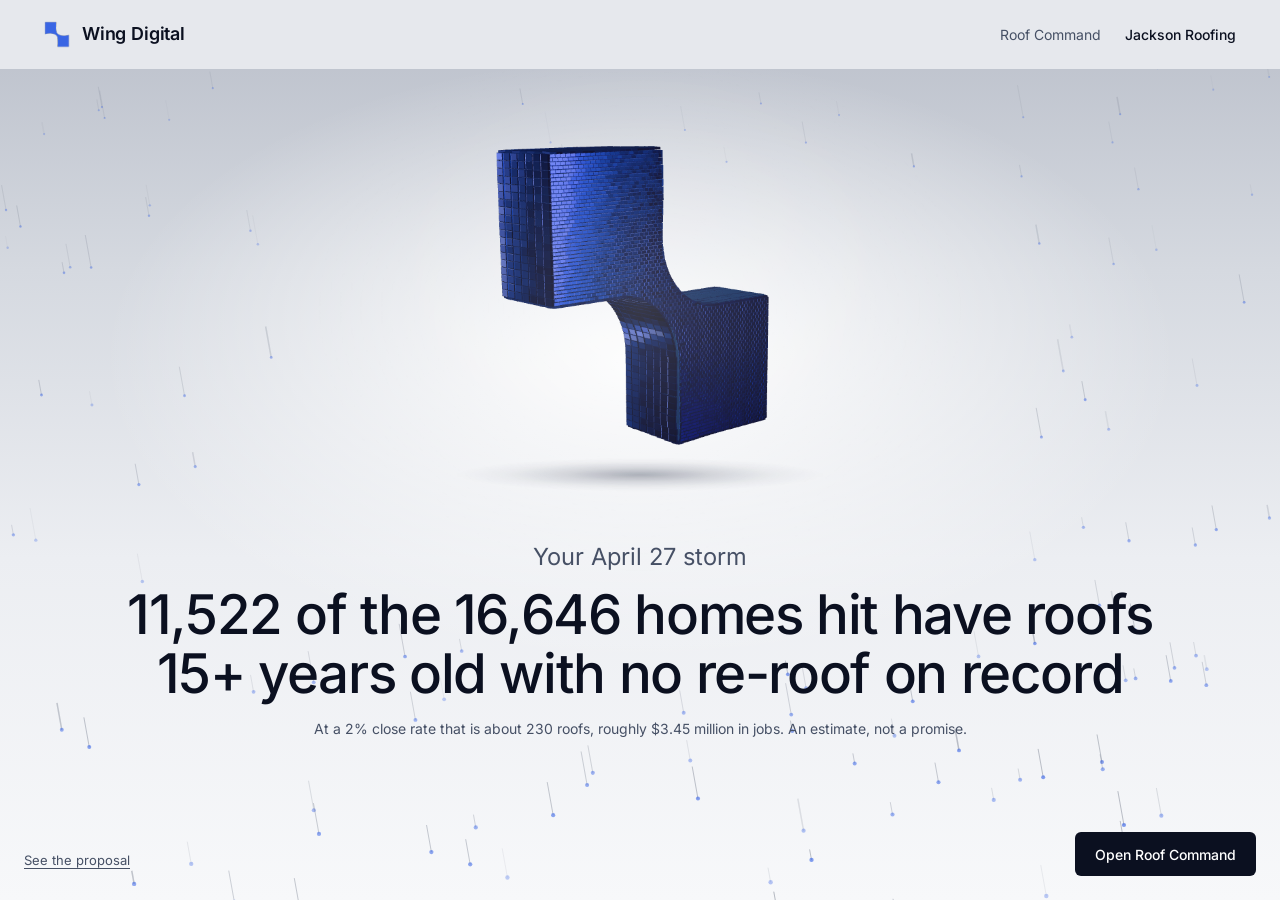
<file: 1a-storm-intro.html>
<!DOCTYPE html>
<html lang="en">
<head>
<meta charset="utf-8">
<script src="lib/rc-frame-pause.js"></script><!-- perf 10-16: once the shell hands off to Today the parked opening stops its 60 fps engine loop -->
<meta name="viewport" content="width=device-width, initial-scale=1, viewport-fit=cover">
<title>Roof Command, opening</title>
<!-- the Wing website's own first-load gate, set synchronously exactly like wing-site-v4/index.html -->
<script>(function(){var d=document.documentElement;d.className+=" js";try{if(!window.matchMedia("(prefers-reduced-motion: reduce)").matches){d.className+=" intro-active"}}catch(e){}})();</script>
<link rel="preload" href="intro-assets/fonts/montserrat-400.woff2" as="font" type="font/woff2" crossorigin>
<link rel="preload" href="intro-assets/fonts/montserrat-600.woff2" as="font" type="font/woff2" crossorigin>
<!-- the site's stylesheet, ported as is (font urls repointed); everything the intro shows uses its tokens -->
<link rel="stylesheet" href="intro-assets/style.css">
<link rel="stylesheet" href="intro-assets/intro.css">
</head>
<body>

<nav id="nav" aria-label="Main">
  <div class="wrap">
    <a href="product.html" class="logo"><img src="intro-assets/wing-mark.png" alt="" aria-hidden="true" width="26" height="27">Wing Digital</a>
    <div class="navlinks intro-navlinks"><span>Roof Command</span></div>
    <span class="intro-navright" data-r="name"></span>
  </div>
</nav>

<main id="main">
<!-- HERO: the site's hero, word for word in structure: piece dead centre, split headline, one mono line -->
<header class="hero" data-piece-state="hero">
  <div class="split-head" aria-hidden="true">
    <span data-piece-avoid id="w1">Wing</span>
    <span data-piece-avoid id="w2">Digital</span>
  </div>
  <p class="hero-line" data-piece-avoid id="hl">
    <span>Roof Command / storm CRM</span>
    <span>Built by Wing Digital for roofers</span>
    <span data-r="region">Plano, Frisco, Allen, McKinney, Richardson and Rockwall, TX</span>
  </p>
</header>

<!-- BEAT 2: the information beat. Roofer first, then what is in here today. Auto-advances. Numbers from lib/rc-state.js. -->
<section class="beat" id="beat-info" aria-live="polite">
  <div class="beat-brand"><span class="rlogo" data-r="logo"></span><span class="rname" data-r="name"></span></div>
  <p class="beat-sub">Roof Command by Wing Digital</p>
  <p class="beat-facts"><span><b id="f-homes"></b> homes watched across <span id="f-counties"></span> counties</span><span>Last storm <b id="f-storm">Jun 2</b>, <b id="f-hit"></b> homes hit</span></p>
</section>

<!-- BEAT: the greeting (first open and the short opening). The roofer's first name from lib/brand.js; the beat stays up while the app finishes loading underneath. -->
<section class="beat" id="beat-money" aria-live="polite">
  <p class="beat-kicker">Your April 27 storm</p>
  <p class="beat-big"><b>11,522</b> of the <b>16,646</b> homes hit have roofs 15+ years old with no re-roof on record</p>
  <p class="beat-note">At a 2% close rate that is about 230 roofs, roughly $3.45 million in jobs. An estimate, not a promise.</p>
</section>

<section class="beat" id="beat-hi" aria-live="polite">
  <p class="beat-big beat-hi">Hi <span data-r="owner"></span></p>
  <p class="beat-sub" id="hi-sub">Your day is loading</p>
</section>

<!-- the loading cue (?wait=1, the first open): shown only when the app is still getting ready after the beats. One hairline, one quiet line of text. -->
<div class="load" id="load" aria-live="polite"><i class="load-bar"></i><span id="load-t">Opening today</span></div>
<!-- skip: small, in the corner, appears after a moment (any key skips too) -->
<a class="intro-prop" href="proposal.html" target="_blank" rel="noopener">See the proposal</a>
<button type="button" class="intro-skip" id="skip" hidden>Skip</button>

<!-- BEAT 3: storm report, only when a storm came through in the last 7 days (or ?storm=1). Nothing sends. -->
<section class="beat" id="beat-storm" aria-live="polite">
  <p class="beat-kicker">Storm report, <b id="s-storm">Jun 2</b></p>
  <p class="beat-big"><b id="s-hit"></b> homes hit, <span id="s-max"></span> in hail</p>
  <p class="beat-big beat-big--texts">Storm alerts go only to <b>opted-in</b> homeowners and past customers</p>
  <p class="beat-note">Real home and storm counts. People and calls in this tour are samples.</p>
</section>
</main>

<canvas id="hail" aria-hidden="true"></canvas>

<!-- the site's piece engine, the same file, same object, same lighting; it mounts its own #stage -->
<script src="lib/rc-state.js"></script>
<script src="lib/brand.js"></script>
<script src="intro-assets/piece-engine.js" defer></script>
<script src="intro-assets/intro.js" defer></script>
</body>
</html>
</file>
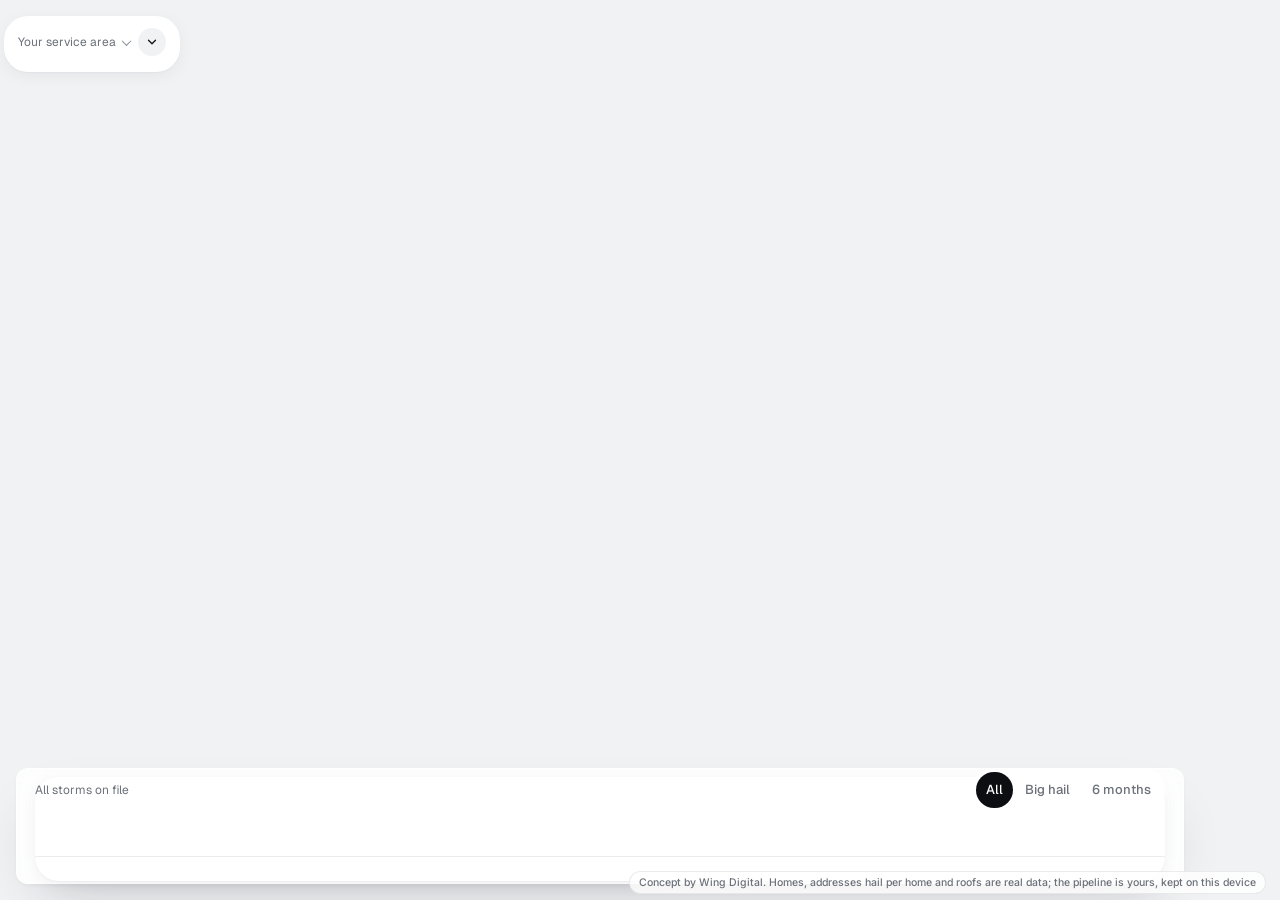
<file: 1b-storm-theater.html>
<!doctype html><html lang="en" data-rc="storm"><head><meta charset="utf-8"><meta name="viewport" content="width=device-width,initial-scale=1,viewport-fit=cover">
<title>Storm Map</title>
<script src="lib/rc-frame-pause.js"></script><script src="lib/rc-fetch-memo.js"></script><!-- one download per data file per page (11-02) --><!-- parked by the shell = no drawing -->
<link rel="preconnect" href="https://tiles.openfreemap.org" crossorigin>
<script>/* preload Jackson's homes (lib/brand.js dataRoot = lib/st-data-dfw/) */
(function(){ var root='lib/st-data-dfw/';
  [].forEach(function(f){ document.write('<link rel="preload" href="'+root+f+'" as="fetch" crossorigin>'); }); })();</script>
<link rel="preload" href="lib/st-fonts/montserrat-400.woff2" as="font" type="font/woff2" crossorigin>
<link rel="preload" href="lib/st-fonts/montserrat-600.woff2" as="font" type="font/woff2" crossorigin>
<link rel="stylesheet" href="vendor/maplibre-gl@4.7.1/maplibre-gl.css">
<link rel="stylesheet" href="lib/st-common.css">
<link rel="stylesheet" href="lib/rc-physical.css">
<style>
body{height:100vh;overflow:hidden}
#map{position:fixed;inset:0}
#map canvas{cursor:default}
#map.hot canvas{cursor:pointer}
/* atmosphere: the site's stage haze over the far map */
.fog{position:fixed;inset:0;pointer-events:none;background:linear-gradient(180deg,rgba(226,229,235,.96) 0%,rgba(236,238,242,.72) 12%,rgba(247,248,250,0) 34%,rgba(247,248,250,0) 82%,rgba(247,248,250,.5) 100%)}
.vign{position:fixed;inset:0;pointer-events:none;background:radial-gradient(ellipse 70% 60% at 50% 48%,rgba(255,255,255,0) 55%,rgba(185,190,201,.3) 100%)}
/* panels enter the way the website's sections do: 16px up, .4s ease-out, staggered */
.rv{opacity:0;transform:translateY(16px);transition:opacity .4s ease-out,transform .4s ease-out}
.rv.in{opacity:1;transform:none}
.rv:nth-of-type(2){transition-delay:.1s}.rv:nth-of-type(3){transition-delay:.2s}
:focus-visible{outline:2px solid var(--blue-light);outline-offset:3px;border-radius:4px}
button{font:inherit;letter-spacing:inherit;color:inherit}
.top{position:fixed;top:22px;left:24px;right:24px;display:flex;align-items:flex-start;justify-content:space-between;z-index:5}
.cap{display:flex;align-items:center;gap:18px;padding:9px 20px 9px 9px;border-radius:16px}
.cap .greet{padding-left:18px;border-left:1px solid var(--hair)}
.greet b{display:block;font-weight:600;font-size:14px;letter-spacing:-.01em}
.greet span{font-size:12.5px;color:var(--muted)}
.ask{width:400px;height:46px;border-radius:999px;display:flex;align-items:center;gap:10px;padding:0 8px 0 18px;color:var(--muted);font-size:14px;cursor:text;transition:border-color .3s ease}
.ask:hover{border-color:var(--edge)}
.ask .k{margin-left:auto;background:var(--panel-2);border:1px solid var(--hair);border-radius:999px;padding:6px 11px;color:var(--muted);font-size:12px}
.sig{position:fixed;left:50%;transform:translateX(-50%);top:37px;z-index:5}
/* pills: site secondary (panel-2, hairline) and ink (the one action when nothing is selected) */
.pill{display:inline-flex;align-items:center;justify-content:center;gap:8px;min-height:40px;padding:0 16px;border-radius:999px;border:1px solid var(--hair);background:var(--panel-2);color:var(--paper);font-weight:600;font-size:13.5px;cursor:pointer;transition:background .2s ease,border-color .2s ease}
.pill:hover{background:var(--panel-3)}
.pill.sm{min-height:32px;padding:0 12px;font-size:12.5px}
.pill.ink{background:var(--paper);border-color:var(--paper);color:#fff}
.pill.ink:hover{background:#1A2140}
/* stat card: calm = your area, storm = how big was it */
.stat{position:fixed;left:24px;top:118px;width:326px;border-radius:20px;padding:22px 24px 22px;z-index:5}
.stat .head{display:flex;align-items:center;justify-content:space-between;gap:12px;min-height:32px}
.stat .date{font-size:13px;color:var(--muted);font-weight:500}
.stat .big{font-weight:400;font-size:80px;letter-spacing:-.05em;line-height:.95;margin:10px 0 8px;font-variant-numeric:tabular-nums;color:var(--paper)}
.stat .lbl{font-size:15px;color:var(--muted);line-height:1.35}
.stat .row{display:grid;grid-template-columns:1fr 1fr;gap:18px;margin-top:20px;padding-top:16px;border-top:1px solid var(--hair)}
.stat .row b{display:block;font-weight:500;font-size:22px;letter-spacing:-.025em;line-height:1.1}
.stat .row span{display:block;font-size:12.5px;color:var(--muted);margin-top:3px}
/* hail bands: real counts of hit homes per radar size band, bar height = share of the band with the most homes */
.bands{margin-top:20px}
.bands .h{display:flex;justify-content:space-between;font-size:12.5px;color:var(--muted);margin-bottom:10px}
.bands .bb{display:grid;grid-template-columns:repeat(4,1fr);gap:8px;align-items:end}
.bands .bb div{display:flex;flex-direction:column;justify-content:flex-end}
.bands .bb i{display:block;height:4px;border-radius:3px 3px 1px 1px;transition:height .5s ease-out,background .3s ease}
.bands .bb b{display:block;font-weight:600;font-size:14px;letter-spacing:-.02em;margin-top:6px;font-variant-numeric:tabular-nums}
.bands .bb span{display:block;font-size:11px;color:var(--muted);margin-top:1px;white-space:nowrap}
/* dock window control: past 6 months (default) or everything on file */
.sh{display:flex;align-items:center;justify-content:space-between;gap:12px;right:0}
.wseg{display:inline-flex;gap:2px;padding:2px;border-radius:999px;background:var(--panel-2);border:1px solid var(--hair)}
.wseg button{border:0;background:none;min-height:22px;padding:0 10px;border-radius:999px;font-weight:500;font-size:11.5px;color:var(--muted);cursor:pointer;transition:background .2s ease,color .2s ease;white-space:nowrap}
.wseg button:hover{color:var(--paper)}
.wseg button.on{background:var(--paper);color:#fff}
.mlab{position:absolute;bottom:12px;font-size:11px;color:#A6ACBA;transform:translateX(-50%);white-space:nowrap;pointer-events:none}
.mtick{position:absolute;bottom:37px;width:1px;height:6px;background:var(--hair)}
.scrub .none{position:absolute;left:0;bottom:48px;font-size:12.5px;color:var(--muted)}
.calm .ttl{font-weight:500;font-size:24px;letter-spacing:-.025em;line-height:1.15;margin:10px 0 8px}
.calm .sub{font-size:14px;color:var(--muted);line-height:1.45}
.calm .d50{font-size:13px;color:var(--paper);line-height:1.4;margin-top:8px}
.calm .pill{margin-top:18px;width:100%;min-height:44px}
/* before the data lands: the card shows at once with shimmer bars where the numbers go (no grey void, no zeros) */
.stat .skel{display:grid;gap:12px;padding-top:6px}
.stat .skel i{display:block;height:14px;border-radius:999px;background:linear-gradient(90deg,#EEF0F4 25%,#FAFBFC 50%,#EEF0F4 75%);background-size:200% 100%;animation:skel 1.3s linear infinite}
.stat .skel i:nth-child(1){height:30px;width:72%}.stat .skel i:nth-child(2){width:88%}.stat .skel i:nth-child(3){width:60%}.stat .skel i:nth-child(4){height:44px;width:100%;border-radius:12px;margin-top:6px}
@keyframes skel{from{background-position:200% 0}to{background-position:-200% 0}}
body.loaded .stat .skel,body:not(.loaded) .stat .only-calm,body:not(.loaded) .stat .only-storm{display:none}
body:not(.loaded) .stat.rv{opacity:1;transform:none}
/* hardest hit in view: while the camera is still flying to the storm the counts wait (never 0 beside the storm's own count) */
.hh.wait .facts,.hh.wait .plan,.hh.wait .rt{display:none}
@media (prefers-reduced-motion:reduce){.stat .skel i{animation:none}}
body:not(.storm) .only-storm{display:none}
body.storm .only-calm{display:none}
/* record panel: who is this home and what is next. Hidden until a home is picked */
.peek{position:fixed;right:24px;top:118px;width:344px;border-radius:20px;padding:22px 22px 20px;z-index:7;max-height:calc(100vh - 118px - 24px);overflow-y:auto;overscroll-behavior:contain;scrollbar-width:thin}
body:not(.sel) .peek{display:none}
/* a home is open: the pipeline strip steps aside (never over the card) and the card scrolls on its own, its last
   control padded clear of the Nimbus orb (64px, bottom-right) */
body.sel .dock .pipe{display:none}
body.sel .dock{right:calc(24px + 344px + 24px)}
body.sel .nav{max-width:calc(100vw - 24px - 344px - 48px);overflow-x:auto;scrollbar-width:none}
.peek .acts{padding-bottom:96px}
.peek .x{position:absolute;top:14px;right:14px;width:32px;height:32px;border-radius:999px;border:1px solid var(--hair);background:var(--panel-2);display:grid;place-items:center;cursor:pointer;transition:background .2s ease}
.peek .x:hover{background:var(--panel-3)}
.peek .x svg{width:12px;height:12px}
.peek h3{margin:0 40px 0 0;font-weight:500;font-size:21px;letter-spacing:-.02em;line-height:1.15}
.peek .sub{font-size:13px;color:var(--muted);margin-top:4px}
.chip{display:inline-flex;align-items:center;gap:7px;font-size:12.5px;font-weight:600;padding:6px 11px 6px 9px;border-radius:999px;background:var(--panel-2);border:1px solid var(--hair);color:var(--paper);margin-top:14px}
.chip svg{width:13px;height:13px}
.facts{display:grid;grid-template-columns:1fr 1fr 1fr;gap:8px;margin:16px 0 16px}
.facts div{background:var(--panel-2);border-radius:10px;padding:10px 11px}
.facts b{display:block;font-weight:600;font-size:17px;letter-spacing:-.02em}
.facts span{font-size:11.5px;color:var(--muted)}
.roofm{margin:-6px 0 14px;font-size:12.5px;line-height:1.45;color:var(--muted)}.roofm p{margin:0 0 4px}.roofm b{color:var(--ink);font-weight:600}
.tl{position:relative;margin:0;padding:0 0 0 18px;list-style:none}
.tl:before{content:"";position:absolute;left:4px;top:6px;bottom:6px;width:1px;background:var(--hair)}
.tl li{position:relative;padding:0 0 12px;font-size:13px;color:var(--paper)}
.tl li:before{content:"";position:absolute;left:-18px;top:5px;width:9px;height:9px;border-radius:50%;background:var(--panel);border:1.5px solid var(--edge)}
.tl li.done:before{background:var(--blue);border-color:var(--blue)}
.tl li.next{font-weight:500}
.tl li.next:before{background:var(--panel);border:1.5px solid var(--paper)}
.tl small{display:block;color:var(--muted);font-size:11.5px;margin-top:1px;font-weight:400}
.btn{display:flex;justify-content:center;width:100%;min-height:46px;align-items:center;border-radius:999px;background:var(--accent);color:#fff;font-weight:600;font-size:14.5px;border:0;margin-top:6px;cursor:pointer;transition:background .2s ease}
.btn:hover{background:var(--accent-ink)}
/* tooltip */
.tip{position:fixed;z-index:6;pointer-events:none;opacity:0;transform:translate(-50%,calc(-100% - 18px));transition:opacity .2s ease;background:var(--panel);border:1px solid var(--hair);border-radius:10px;padding:8px 11px;font-size:12.5px;color:var(--paper);white-space:nowrap;box-shadow:var(--shadow)}
.tip.on{opacity:1}
.tip b{font-weight:600}
.tip span{color:var(--muted);margin-left:8px}
#l-open[hidden],#l-open-calm[hidden],#p-own[hidden]{display:none!important}
.tip em{display:block;font-style:normal;color:var(--muted);font-size:12px;margin-top:2px}
/* owner line on the record (private county roll; "Owner not loaded" when not available) */
.peek .own{font-size:13px;margin-top:6px;color:var(--paper)}.peek .own i{font-style:normal;color:var(--muted)}
/* home list: every home in the storm or the picked place, in county order (city > ZIP > subdivision > street > number) */
.lst{position:fixed;left:24px;top:118px;bottom:244px;width:360px;border-radius:20px;z-index:6;display:none;flex-direction:column;overflow:hidden}
body.list .lst{display:flex}body.list .stat{visibility:hidden}
.lst .lh{padding:18px 18px 10px;border-bottom:1px solid var(--hair)}
.lst .lh .r1{display:flex;align-items:center;justify-content:space-between;gap:10px}
.lst h3{margin:0;font-weight:500;font-size:18px;letter-spacing:-.02em}
.lst .lsub{font-size:12.5px;color:var(--muted);margin-top:3px}
.lst input{width:100%;margin-top:10px;height:38px;border-radius:999px;border:1px solid var(--hair);background:var(--panel-2);padding:0 14px;font:inherit;font-size:13.5px;color:var(--paper)}
.lst .grp{font-size:11.5px;font-weight:600;color:var(--muted);padding:7px 18px;background:var(--panel-2);border-bottom:1px solid var(--hair);white-space:nowrap;overflow:hidden;text-overflow:ellipsis;min-height:28px}
.lst .vp{flex:1;overflow-y:auto;position:relative;overscroll-behavior:contain}
.lst .row{position:absolute;left:0;right:0;height:58px;padding:8px 18px;border-bottom:1px solid var(--hair);cursor:pointer;display:flex;flex-direction:column;justify-content:center;text-align:left;background:none;border-left:0;border-right:0;border-top:0;width:100%}
.lst .row:hover,.lst .row.on{background:var(--panel-2)}
.lst .row b{font-weight:600;font-size:13.5px;white-space:nowrap;overflow:hidden;text-overflow:ellipsis}
.lst .row span{font-size:12px;color:var(--muted);white-space:nowrap;overflow:hidden;text-overflow:ellipsis}
.lst .row .h{font-style:normal;position:absolute;right:18px;top:9px;font-size:12px;font-weight:600;color:var(--blue-light)}
.lst .empty{padding:18px;font-size:13px;color:var(--muted)}
.tip:after{content:"";position:absolute;left:50%;bottom:-5px;width:8px;height:8px;background:var(--panel);border-right:1px solid var(--hair);border-bottom:1px solid var(--hair);transform:translateX(-50%) rotate(45deg)}
/* dock: storms this season (left) + pipeline (right), one panel, nothing floating over it */
.dock{position:fixed;left:24px;right:124px;bottom:36px;height:130px;border-radius:20px;z-index:5;display:flex;align-items:stretch;padding:0 26px}
.scrub{flex:1;position:relative;margin-right:30px}
.sh,.ph{position:absolute;left:0;top:16px;font-size:12.5px;color:var(--muted);white-space:nowrap}
.scrub .axis{position:absolute;left:0;right:0;bottom:36px;height:1px;background:var(--hair)}
.tick{position:absolute;bottom:37px;width:3px;max-height:44px;border-radius:2px 2px 0 0;background:#B9BEC9;transition:background .2s ease}
.tick.hov{background:var(--blue)}
.tick.on{background:var(--paper)}
.hit{position:absolute;bottom:0;top:38px;width:44px;transform:translateX(-50%);cursor:pointer;background:none;border:0;padding:0}
.hit:focus-visible{outline-offset:-6px;border-radius:12px}
.tlab{position:absolute;bottom:12px;font-size:12px;color:var(--muted);transform:translateX(-50%);white-space:nowrap;pointer-events:none;transition:color .2s ease}
.tlab.on{color:var(--paper);font-weight:600}
.read{position:absolute;transform:translateX(-50%);white-space:nowrap;font-size:12px;color:var(--paper);background:var(--panel-2);border:1px solid var(--hair);border-radius:999px;padding:4px 10px;pointer-events:none;transition:left .3s ease,bottom .3s ease,background .2s ease,opacity .2s ease;opacity:0}
.read.show{opacity:1}
.read span{color:var(--muted);margin-left:7px}
.read.hov{background:#E4EAFB;border-color:rgba(39,87,230,.35)}
.pipe{position:relative;display:flex;flex-direction:column;justify-content:flex-end;padding:0 0 22px 28px;border-left:1px solid var(--hair)}
.pipe .ph{left:28px}
.stages{display:flex;align-items:center}
.stage{position:relative;padding:0 14px;text-align:left}
.stage:first-child{padding-left:0}
.stage b{display:block;font-weight:400;font-size:26px;letter-spacing:-.03em;color:var(--muted);font-variant-numeric:tabular-nums}
.stage span{display:block;font-size:12px;color:var(--muted);white-space:nowrap;margin-top:2px}
.stage.on b{color:var(--paper);font-weight:500}
.chev{width:5px;height:5px;border-right:1.5px solid #B9BEC9;border-top:1.5px solid #B9BEC9;transform:rotate(45deg);flex:none}
/* selected home marker: the darkest ink is reserved for what you act on */
.marker{width:18px;height:18px;border-radius:50%;border:1.5px solid var(--paper);display:grid;place-items:center;box-shadow:0 0 0 4px rgba(255,255,255,.75),0 0 0 5px rgba(11,16,32,.12)}
.marker:after{content:"";width:4px;height:4px;border-radius:50%;background:var(--paper)}
body:not(.sel) .marker{display:none}
/* search: top right, geocodes an address or street inside the loaded counties, or picks a storm by date */
.ask input{flex:1;min-width:0;border:0;outline:0;background:none;font:inherit;font-size:14px;color:var(--paper);height:100%}
.ask input::placeholder{color:var(--muted)}
.ask.open{border-radius:22px 22px 0 0}
.res{position:fixed;right:24px;top:70px;width:400px;z-index:7;border-radius:0 0 18px 18px;padding:6px;display:none}
.res.on{display:block}
.res button{display:flex;flex-direction:column;align-items:flex-start;width:100%;text-align:left;border:0;background:none;padding:9px 12px;border-radius:12px;cursor:pointer;transition:background .2s ease}
.res button:hover,.res button.on{background:var(--panel-2)}
.res b{font-weight:600;font-size:13.5px;letter-spacing:-.01em}
.res span{font-size:12px;color:var(--muted);margin-top:1px}
.res .none{padding:10px 12px;font-size:13px;color:var(--muted)}
/* nav: one low group, left, above the dock. County chips fly, Fit storm frames the swath, 3D toggles tilt and north */
.nav{position:fixed;left:24px;bottom:182px;z-index:5;display:flex;align-items:center;gap:6px;padding:6px;border-radius:999px}
.seg{display:flex;gap:2px;padding:2px;border-radius:999px;background:var(--panel-2);border:1px solid var(--hair)}
.seg button{border:0;background:none;min-height:30px;padding:0 12px;border-radius:999px;font-weight:500;font-size:12.5px;color:var(--muted);cursor:pointer;transition:background .2s ease,color .2s ease;white-space:nowrap}
.seg button:hover{color:var(--paper)}
.seg button.on{background:var(--paper);color:#fff}
.nb{min-height:34px;padding:0 13px;border-radius:999px;border:1px solid var(--hair);background:var(--panel-2);font-weight:600;font-size:12.5px;cursor:pointer;transition:background .2s ease,color .2s ease,opacity .2s ease;display:inline-flex;align-items:center;gap:7px;white-space:nowrap}
.nb:hover{background:var(--panel-3)}
.nb.on{background:var(--paper);border-color:var(--paper);color:#fff}
.nb svg{width:13px;height:13px}
.nb.ic{width:34px;padding:0;justify-content:center;font-size:17px;font-weight:400}
.nb[hidden]{display:none}
.zoomhint{font-size:11.5px;color:var(--muted);padding:0 8px 0 4px;white-space:nowrap;font-variant-numeric:tabular-nums}
/* loading: homes fade in; the calm card says what is loading, no spinner */
.load{font-size:13px;color:var(--muted);margin-top:14px;transition:opacity .4s ease}
.load i{display:inline-block;width:6px;height:6px;border-radius:50%;background:var(--blue);margin-right:8px;vertical-align:1px;opacity:.7}
body.loaded .load{display:none}
.chips,.sheet,.cta,.ctafade,.ask .short,.scrim{display:none}
/* inside the tour shell the shell is the one header: drop this page's brand bar */
body.embedded .cap{display:none}
body.embedded .ask:not(.wide){display:none}
body.embedded .res{top:14px}
body.embedded .stat{top:22px}
body.embedded .peek,body.embedded .hh{top:22px}
body.embedded .peek{max-height:calc(100vh - 22px - 24px)}
body.embedded .concept-tag{display:none}
@media (max-width:600px){ body.embedded .res{top:calc(env(safe-area-inset-top,0px) + 62px)} }
/* record actions: Open record (accent) + Add to Daily 50 (secondary) */
.acts{display:flex;flex-direction:column;gap:8px;margin-top:6px}
.acts .btn{margin-top:0}
.acts .pill{width:100%;min-height:44px}
.acts .pill[aria-pressed="true"]{background:#E4EAFB;border-color:rgba(39,87,230,.35);color:var(--blue-light)}
/* hardest hit in view: the storm's next step when no home is picked */
.hh{position:fixed;right:24px;top:118px;width:344px;border-radius:20px;padding:22px 22px 20px;z-index:5}
body:not(.storm) .hh,body.sel .hh{display:none}
.hh h3{margin:0;font-weight:500;font-size:21px;letter-spacing:-.02em;line-height:1.15}
.hh .sub{font-size:13px;color:var(--muted);margin-top:4px;line-height:1.4}
.hh .facts{margin:16px 0 14px}
.hh .pill{width:100%;min-height:44px}
.hh .rt{display:none}
.hh.routed .rt{display:block}.hh.routed .plan{display:none}
.hh .rt .meta{font-size:13px;color:var(--paper);margin-bottom:10px}
.hh .rt .meta span{color:var(--muted)}
.hh .rt .btn{margin-top:0}
.hh .rt .pill{margin-top:8px}
/* toast: what just happened, with Undo */
.toast{position:fixed;left:50%;top:26px;transform:translate(-50%,-12px);z-index:9;display:flex;align-items:center;gap:14px;padding:8px 8px 8px 18px;border-radius:999px;font-size:13.5px;opacity:0;pointer-events:none;transition:opacity .2s ease,transform .4s ease-out;white-space:nowrap}
.toast.on{opacity:1;transform:translate(-50%,0);pointer-events:auto}
.toast .pill{min-height:36px}
@media (prefers-reduced-motion:reduce){ .rv,.tip,.read,.tick,.tlab,.btn,.sheet,.cta,.pill,.toast,.scrim{transition:none} .rv{opacity:1;transform:none} }

/* ===== storms dropdown (desktop, Jack 10-17): the timeline and storm list drop down under the card's date instead of a bar
   across the bottom. The nav group and the home list take the room the bar held. Phone keeps its chip strip. ===== */
#s-date.sdt{background:none;border:0;padding:0;text-align:left}
@media (max-width:600px){ #s-date.sdt{pointer-events:none} }   /* the phone picks storms from its chip strip */
@media (min-width:601px){
 #s-date.sdt{display:inline-flex;align-items:center;gap:7px;cursor:pointer;min-height:32px}
 #s-date.sdt::after{content:"";width:6px;height:6px;border-right:1.5px solid currentColor;border-bottom:1.5px solid currentColor;transform:rotate(45deg) translate(-1px,-1px);transition:transform .15s ease;opacity:.8}
 #s-date.sdt:hover{color:var(--paper)}
 body.sdrop #s-date.sdt::after{transform:rotate(225deg) translate(-2px,-2px)}
 #dock{display:none;position:fixed;left:16px;right:auto;top:64px;bottom:auto;width:432px;height:auto;max-height:calc(100vh - 80px);flex-direction:column;align-items:stretch;padding:12px 18px 14px;z-index:9;overflow:hidden}
 body.sdrop #dock{display:flex}
 #dock .scrub{flex:none;height:126px;margin:0}
 #dock .sh{top:4px}
 #dock .scrub .axis{bottom:30px}
 #dock .tick{bottom:31px}
 #dock .mtick{bottom:31px}
 #dock .tlab,#dock .mlab{bottom:8px}
 #dock .hit{top:30px;pointer-events:none}   /* the scrub itself takes the pointer (lib/st-dock.js): hover and click land on the nearest storm, no gaps */
 #dock .scrub .none{bottom:40px}
 /* instant: the readout and ticks jump to the storm under the pointer, no slide */
 #dock .read{transition:opacity .12s ease;bottom:auto!important;top:50px;transform:translate(-50%,-100%)}
 #dock .tick,#dock .tlab{transition:none}
 #dock .slist{flex:0 1 auto;overflow-y:auto;overscroll-behavior:contain;scrollbar-width:thin;margin:4px -6px 0;padding:0 6px;max-height:228px;border-top:1px solid var(--hair)}
 #dock .srow{display:grid;grid-template-columns:minmax(0,1fr) auto auto;gap:14px;align-items:center;width:100%;min-height:38px;padding:5px 8px;border:0;border-bottom:1px solid var(--hair);background:none;text-align:left;cursor:pointer;border-radius:0;font-size:13px}
 #dock .srow:hover{background:var(--panel-2)}
 #dock .srow.on{background:var(--panel-2);box-shadow:inset 3px 0 0 var(--paper)}
 #dock .srow b{font-weight:600;white-space:nowrap}
 #dock .srow span{font-variant-numeric:tabular-nums;white-space:nowrap;color:var(--muted);font-size:12px}
 #dock .srow span i{font-style:normal;color:var(--paper);font-weight:600}
 #dock .srow.on span,#dock .srow.on span i{color:var(--paper)}
 #dock .pipe{flex:none;position:relative;border-left:0;border-top:1px solid var(--hair);padding:30px 0 0;margin-top:0;justify-content:flex-start}
 #dock .pipe .ph{left:0;top:10px}
 #dock .stages{display:grid;grid-template-columns:repeat(5,minmax(0,1fr));gap:6px}
 #dock .stage{padding:0;min-width:0}
 #dock .stage b{font-size:20px}
 #dock .stage span{font-size:10px;overflow:hidden;text-overflow:ellipsis}
 #dock .chev{display:none}
 /* the bar is gone: the nav group sits on the floor, the home list runs to it */
 /* the slim timeline bar across the bottom (Jack 10-17, later): the scrub lives here, the dropdown keeps the list */
 #tbar{position:fixed;left:16px;right:96px;bottom:16px;height:92px;padding:6px 18px 4px;z-index:6;border-radius:12px}
 body.sel #tbar{right:calc(336px + 32px)}
 #tbar .scrub{position:relative;height:82px;margin:0}
 #tbar .sh{top:0}
 #tbar .scrub .axis{bottom:24px}
 #tbar .tick,#tbar .mtick{bottom:25px}
 /* the tallest storm tick (44px) ran up through the 'Storms, past 6 months' title; scaled to the room under it, heights keep their ratio (visual check polish 10-24) */
 #tbar .tick{transform:scaleY(.62);transform-origin:50% 100%}
 #tbar .tlab,#tbar .mlab{bottom:4px}
 #tbar .hit{top:22px;pointer-events:none}
 #tbar .scrub .none{bottom:34px}
 #tbar .read{transition:opacity .12s ease;bottom:auto!important;top:-8px;transform:translate(-50%,-100%)}
 #tbar .tick,#tbar .tlab{transition:none}
 #nav.glass{bottom:122px}
 #lst.glass{bottom:122px}
 body.sel #dock{right:auto}
 body.sel .nav{max-width:calc(100vw - 16px - 336px - 32px)}
}
/* hardest-hit sections on the map: an outline per neighbourhood with a numbered label (lib/st-hard.js) */
.hsec{display:inline-flex;align-items:center;gap:6px;padding:4px 8px 4px 4px;border-radius:6px;background:#fff;border:1px solid rgba(11,16,32,.14);box-shadow:0 6px 16px -8px rgba(11,16,32,.35);font-size:11px;font-weight:600;color:var(--paper);white-space:nowrap;cursor:pointer;transition:background .12s ease,border-color .12s ease;pointer-events:auto}
.hsec i{font-style:normal;display:grid;place-items:center;width:18px;height:18px;border-radius:4px;background:var(--paper);color:#fff;font-size:10.5px;font-weight:600}
.hsec span{color:#1F47C9;font-weight:600;font-variant-numeric:tabular-nums}
.hsec:hover,.hsec.on{border-color:rgba(39,87,230,.55);background:#F3F6FE}
.hsec.on i{background:#2757E6}
body.sel .hsec{opacity:.55}
@media (max-width:600px){ .hsec{font-size:11px;padding:4px 8px 4px 4px} .hsec em{display:none} }
.hsec em{font-style:normal;max-width:108px;overflow:hidden;text-overflow:ellipsis}
.hh .hard{margin-top:14px;padding-top:12px}

@media (max-width:1300px){ .ask{width:360px;white-space:nowrap;overflow:hidden} .stat{width:316px;padding:20px 22px} .stat .date{font-size:12.5px} .peek,.hh{width:320px} body.sel .dock{right:calc(24px + 320px + 24px)} body.sel .nav{max-width:calc(100vw - 24px - 320px - 48px)} .stat .big{font-size:72px} .stage{padding:0 11px} .stage b{font-size:24px} }

/* ================= phone: designed for a roofer in a truck ================= */
@media (max-width:600px){
 .lst{left:0;right:0;top:0;bottom:0;width:auto;border-radius:0;z-index:30;padding-top:env(safe-area-inset-top,0px)}
 .lst .row{height:62px}
 html,body{height:100%;overscroll-behavior:none}
 .top{top:calc(env(safe-area-inset-top,0px) + 12px);left:14px;right:14px;align-items:center}
 .cap{padding:7px 14px 7px 7px;border-radius:999px}.cap .greet{display:none}.rlogo{width:34px;height:34px;border-radius:999px}.rlogo svg{width:19px;height:19px}.rname{font-size:14px}.rarea{font-size:11.5px}
 .ask{width:44px;height:44px;padding:0;justify-content:center;gap:0;cursor:pointer}.ask .k{display:none}.ask input{display:none}
 .ask.wide{position:fixed;left:14px;right:14px;top:calc(env(safe-area-inset-top,0px) + 12px);width:auto;justify-content:flex-start;padding:0 16px;gap:10px;z-index:8}.ask.wide input{display:block}
 body.sheet-open .nav{display:none}
 .sig,.vign,.dock,.tip{display:none}
 .fog{background:linear-gradient(180deg,rgba(226,229,235,.98) 0%,rgba(236,238,242,.75) 16%,rgba(247,248,250,0) 32%,rgba(247,248,250,0) 70%,rgba(247,248,250,.5) 100%)}
 .maplibregl-ctrl-attrib{display:none!important}
 /* storm chips: one horizontal swipe strip under the header. First chip is the calm area view */
 .chips{position:fixed;left:0;right:0;top:calc(env(safe-area-inset-top,0px) + 70px);z-index:5;display:flex;gap:8px;padding:0 48px 0 14px;overflow-x:auto;scroll-snap-type:x mandatory;scrollbar-width:none;-webkit-mask-image:linear-gradient(90deg,#000 calc(100% - 44px),transparent);mask-image:linear-gradient(90deg,#000 calc(100% - 44px),transparent)}
 body.embedded .chips{top:12px}
 .chips::-webkit-scrollbar{display:none}
 .chip-s{flex:none;scroll-snap-align:start;min-height:44px;padding:7px 14px;border-radius:999px;background:rgba(255,255,255,.92);border:1px solid var(--hair);box-shadow:0 10px 24px -16px rgba(11,16,32,.35);display:flex;flex-direction:column;justify-content:center;cursor:pointer;text-align:left;transition:background .2s ease,border-color .2s ease}
 .chip-s b{font-size:13px;font-weight:600;color:var(--paper);line-height:1.1}
 .chip-s span{font-size:11px;color:var(--muted);margin-top:2px;font-variant-numeric:tabular-nums}
 .chip-s.on{background:var(--paper);border-color:var(--paper)}
 .chip-s.on b{color:#fff}.chip-s.on span{color:#B9BEC9}
 /* bottom sheet: peek / half / full */
 .sheet{position:fixed;left:0;right:0;bottom:0;z-index:6;background:var(--panel);border-radius:22px 22px 0 0;box-shadow:0 -20px 60px -30px rgba(11,16,32,.35),0 -1px 0 var(--hair);height:92dvh;transform:translateY(calc(100% - 186px));transition:transform .4s ease-out;display:flex;flex-direction:column;touch-action:none}
 .sheet.drag{transition:none}
 .sheet.s-half{transform:translateY(42%)}
 .sheet.s-full{transform:translateY(0)}
 .handle{flex:none;height:44px;display:grid;place-items:center;cursor:grab;background:none;border:0;width:100%}
 .handle i{width:40px;height:4px;border-radius:2px;background:#C9CED8}
 .sheet .body{flex:none;overflow-y:auto;overscroll-behavior:contain;padding:0 18px calc(env(safe-area-inset-bottom,0px) + 96px);touch-action:pan-y;background:var(--panel)}
 body.sel .sheet .body{padding-bottom:calc(env(safe-area-inset-bottom,0px) + 104px)}
 /* scrim behind the full sheet; tap it to drop the sheet back to half */
 .scrim{display:block;position:fixed;inset:0;z-index:6;background:rgba(11,16,32,.22);opacity:0;pointer-events:none;transition:opacity .3s ease}
 body.sheet-full .scrim{opacity:1;pointer-events:auto}
 .sheet{z-index:7}
 .hh{position:static;width:auto;border-radius:0;padding:16px 0 18px;background:none;border:0;border-top:1px solid var(--hair);box-shadow:none;backdrop-filter:none;margin-top:16px}
 .hh h3{font-size:18px}
 .toast{top:auto;bottom:calc(env(safe-area-inset-bottom,0px) + 78px);transform:translate(-50%,12px);font-size:13px}
 .toast .pill{min-height:44px}
 .peek .acts .pill{min-height:44px}
 .sheet-foot{display:none}
 .sheet.s-peek .body{overflow:hidden;-webkit-mask-image:linear-gradient(#000 86px,transparent 138px);mask-image:linear-gradient(#000 86px,transparent 138px)}
 .sheet.s-peek .body{padding-right:80px}   /* peek: the lines stop short of the Nimbus orb in the corner (10-15) */
 .sheet.s-peek .hh,.sheet.s-peek .pipe,.sheet.s-peek .sheet-foot{visibility:hidden}
 .stat{position:static;width:auto;border-radius:0;padding:0;background:none;border:0;box-shadow:none;backdrop-filter:none;opacity:1;transform:none}
 .stat .head{min-height:0}
 .stat .date{font-size:12.5px}
 .stat .head .pill{display:none}
 .stat .big{font-size:56px;margin:4px 0 0;line-height:1}
 .stat .lbl{font-size:13.5px;line-height:1.4;margin-top:6px}
 .stat .row{margin-top:12px;padding-top:0;border:0;grid-template-columns:1fr 1fr;gap:10px}
 .stat .row b{font-size:17px}.stat .row span{font-size:11px;margin-top:1px}
 .bands{margin-top:14px}.bands .bb b{font-size:13px}.bands .bb span{font-size:10px}
 .calm .ttl{font-size:20px;margin:6px 0 6px}.calm .sub{font-size:13.5px;line-height:1.5}.calm .pill{display:none}
 .pipe{display:flex;flex-direction:column;padding:12px 0 0;margin-top:14px;border-top:1px solid var(--hair);border-left:0}
 .pipe .ph{position:static;font-size:12px;margin-bottom:8px}
 /* all five stages fit the width (no sideways scroll hiding Won) */
 .stages{display:grid;grid-template-columns:repeat(5,minmax(0,1fr));gap:4px}
 .stages::-webkit-scrollbar{display:none}
 .stage{min-width:0;padding:8px 5px 8px 6px;border-radius:12px;background:var(--panel-2)}
 .stage:first-child{padding-left:6px}
 .stage b{font-size:17px}.stage span{font-size:10.5px;margin-top:0;overflow:hidden;text-overflow:ellipsis}
 .stage.on{background:#E4EAFB}.stage.on b{color:var(--blue-light)}
 .chev{display:none}
 .peek{position:static;width:auto;border-radius:0;padding:0 0 18px;background:none;border:0;border-bottom:1px solid var(--hair);box-shadow:none;backdrop-filter:none;margin-bottom:18px;opacity:1;transform:none}
 body:not(.sel) .peek{display:none}
 .peek .x{top:-8px;right:0;width:44px;height:44px}
 .peek h3{font-size:20px}
 .peek .btn{display:none}
 /* the one primary action, pinned to the thumb zone while the sheet is open on a selected home */
 .cta{position:fixed;left:14px;right:14px;bottom:calc(env(safe-area-inset-bottom,0px) + 14px);z-index:8;min-height:50px;border-radius:999px;background:var(--accent);color:#fff;font-weight:600;font-size:15px;border:0;display:flex;align-items:center;justify-content:center;gap:10px;box-shadow:0 14px 30px -14px color-mix(in srgb,var(--accent) 60%,transparent);opacity:0;transform:translateY(12px);pointer-events:none;transition:opacity .2s ease,transform .4s ease-out}
 .ctafade{position:fixed;left:0;right:0;bottom:0;height:calc(env(safe-area-inset-bottom,0px) + 76px);background:linear-gradient(180deg,rgba(255,255,255,0),#fff 22px);pointer-events:none;z-index:8;opacity:0;transition:opacity .2s ease}
 .ctafade.show{opacity:1}
 .cta small{font-weight:400;opacity:.8;font-size:13px}
 .cta.show{opacity:1;transform:none;pointer-events:auto}
 .cta:hover{background:var(--accent-ink)}
 .marker{width:22px;height:22px}
 .concept-tag{display:none}
 .nav{left:auto;right:14px;bottom:184px;flex-direction:column;padding:5px;border-radius:18px;gap:5px}
 .nav .seg,.nav .zoomhint,.nav .nb span{display:none}
 .nav .nb{min-height:44px;width:44px;padding:0;justify-content:center}
 .res{right:14px;left:14px;width:auto;top:calc(env(safe-area-inset-top,0px) + 62px)}
 .res button{min-height:44px;justify-content:center}
 .ask input{font-size:16px}
 .load{font-size:12px}
}
</style><link rel="stylesheet" href="lib/rc-console.css"><link rel="stylesheet" href="https://fonts.googleapis.com/css2?family=Geist:wght@400;500;600;700&display=swap">
<link rel="stylesheet" href="lib/rc-apprules.css"><!-- app rules (11-02) -->
</head><body>
<div id="map"></div><div class="fog"></div><div class="vign"></div>
<div class="top">
  <div class="cap panel rv"><div class="rbrand"><div class="rlogo" data-r="logo"></div><div><div class="rname" data-r="name"></div><div class="rarea" data-r="area"></div></div></div>
    <div class="greet"><b id="greet">Good evening</b><span id="greet-sub"></span></div></div>
  <div class="ask panel rv" id="ask"><svg width="16" height="16" viewBox="0 0 24 24" fill="none" stroke="#737B8F" stroke-width="2"><circle cx="11" cy="11" r="7"/><path d="m20 20-3.5-3.5"/></svg><input id="q" type="search" autocomplete="off" spellcheck="false" placeholder="Search an address, street or storm" aria-label="Search an address, street or storm"><span class="k">Ctrl K</span></div>
</div>
<div class="res panel" id="res"></div>
<div class="stat glass rv" id="stat">
  <div class="head"><button type="button" class="date sdt" id="s-date" aria-haspopup="true" aria-expanded="false" aria-controls="dock" title="Storms on file: pick one">Your service area</button><button class="pill sm only-storm" id="clear">Clear</button></div>
  <div class="skel" aria-label="Loading your storms"><i></i><i></i><i></i><i></i></div>
  <div class="calm only-calm">
    <div class="ttl" id="c-ttl"></div>
    <div class="sub" id="c-sub"></div>
    <div class="d50" id="c-d50" hidden></div>
    <button class="pill ink" id="show"></button><button class="pill" id="l-open-calm" hidden style="margin-top:8px;width:100%;min-height:44px">List every home</button>
    <div class="load" id="load"><i></i><span id="load-t">Loading every home in your service area</span></div>
    <button class="about-link" id="about" hidden>About Roof Command</button>
  </div>
  <div class="only-storm">
    <div class="big" id="s-n"></div>
    <div class="lbl">homes hit by 1 inch hail or larger</div>
    <div class="row"><div><b id="s-max"></b><span>largest hail, radar</span></div><div><b id="s-days"></b><span>since the storm</span></div></div>
    <div class="bands"><div class="h"><span>Homes by hail size</span><span id="s-share"></span></div>
      <div class="bb" id="s-bands"></div></div>
  </div>
</div>
<div class="lst glass" id="lst" aria-label="Home list"><div class="lh"><div class="r1"><h3 id="l-ttl">Homes</h3><button class="pill sm" id="l-close">Close</button></div>
  <div class="lsub" id="l-sub"></div><input id="l-q" type="search" placeholder="Filter by street, owner or subdivision" aria-label="Filter the list" autocomplete="off"></div>
  <div class="grp" id="l-grp"></div><div class="vp" id="l-vp"><div id="l-in"></div></div></div>
<div class="peek glass" id="peek">
  <button class="x" id="close" aria-label="Close record"><svg viewBox="0 0 24 24" fill="none" stroke="#0B1020" stroke-width="2.4" stroke-linecap="round"><path d="M6 6l12 12M18 6 6 18"/></svg></button>
  <h3 id="p-addr"></h3>
  <div class="sub" id="p-sub"></div>
  <div class="own" id="p-own" hidden></div>
  <div class="chip" id="p-chip"><svg viewBox="0 0 24 24" fill="none" stroke="#2757E6" stroke-width="2.4" stroke-linecap="round" stroke-linejoin="round"><path d="m5 12.5 4.5 4.5L19 7.5"/></svg><span id="p-stage"></span></div>
  <div class="facts"><div><b id="p-f1"></b><span id="p-f1l"></span></div><div><b id="p-sq"></b><span>roof size</span></div><div><b id="p-age"></b><span>roof age</span></div></div>
  <ul class="tl" id="p-tl"></ul>
  <div class="acts"><button class="btn" id="open">Open report</button><button class="pill" id="add" aria-pressed="false">Add to Daily 50</button></div>
</div>
<div class="hh glass" id="hh">
  <h3>Hardest hit in view</h3>
  <div class="sub" id="hh-sub"></div>
  <div class="facts"><div><b id="hh-n"></b><span>hit homes here</span></div><div><b id="hh-max"></b><span>largest hail</span></div><div><b id="hh-top"></b><span>route stops</span></div></div>
  <button class="pill ink plan" id="plan">Plan a route</button><button class="pill" id="l-open" hidden style="width:100%;min-height:44px;margin-top:8px">List the hit homes</button>
  <div class="rt"><div class="meta" id="rt-meta"></div><button class="btn" id="rt-add">Add these 12 to Daily 50</button><button class="pill" id="rt-clear">Clear route</button></div>
</div>
<!-- storms on file: a compact dropdown under the card's date (Jack 10-17), not a bar across the bottom. Timeline, list, pipeline -->
<div class="dock panel rv" id="dock" role="dialog" aria-label="Storms on file">
  <div class="scrub" id="scrub"><div class="sh"><span id="sh-t">All storms on file</span><span class="wseg" id="wseg" role="group" aria-label="Show storms"><button data-w="all" class="on">All</button><button data-w="big">Big hail</button><button data-w="6m">6 months</button></span></div><div class="axis"></div></div>
  <div class="slist" id="slist" role="listbox" aria-label="Storms"></div>
  <div class="pipe"><div class="ph" id="ph"></div><div class="stages" id="pipe"></div></div>
</div>
<div class="nav glass rv" id="nav">
  <div class="seg" id="counties"><button data-c="all" class="on">All</button></div>
  <button class="nb only-storm" id="fit"><svg viewBox="0 0 24 24" fill="none" stroke="currentColor" stroke-width="2.2" stroke-linecap="round"><path d="M4 9V5h4M20 9V5h-4M4 15v4h4M20 15v4h-4"/></svg><span>Fit storm</span></button>
  <button class="nb" id="tilt" aria-pressed="true"><svg viewBox="0 0 24 24" fill="none" stroke="currentColor" stroke-width="2.2" stroke-linejoin="round"><path d="M3 17 9 5h6l6 12z"/></svg><span>3D</span></button>
  <button class="nb" id="rdBtn" aria-pressed="false"><span class="rdd" aria-hidden="true"></span><span>Re-roofs</span></button><!-- st-radar-layer.js: re-roof permits, last 90 days (Jack 10-23) -->
  <button class="nb ic" id="zin" aria-label="Zoom in">+</button><button class="nb ic" id="zout" aria-label="Zoom out">&minus;</button>
  <span class="zoomhint" id="zhint"></span>
</div>
<div class="chips" id="chips"></div>
<div class="scrim" id="scrim"></div>
<div class="sheet s-peek" id="sheet"><button class="handle" id="handle" aria-label="Open details"><i></i></button><div class="body" id="sheetbody"></div></div>
<div class="ctafade" id="ctafade"></div><button class="cta" id="cta">Open report<small id="cta-sub"></small></button>
<div class="toast panel" id="toast" role="status" aria-live="polite"><span id="toast-t"></span><button class="pill sm" id="undo">Undo</button></div>
<div class="tip" id="tip"><b id="t-addr"></b><span id="t-hail"></span></div>
<div class="concept-tag" id="ctag">Concept by Wing Digital. Homes, addresses, radar hail per home and roofs are real data; the pipeline is yours, kept on this device</div>
<script src="vendor/maplibre-gl@4.7.1/maplibre-gl.js"></script>
<script src="vendor/deck.gl@9.0.38/dist.min.js"></script>
<script src="lib/rc-state.js"></script><script src="lib/brand.js"></script><script src="lib/st-homes.js"></script><script src="lib/rc-roof.js"></script><script src="lib/st-meta.js"></script><script src="js/roofplan.js"></script><script src="lib/real-roof.js"></script><script src="lib/st-storm.js"></script>
<script src="lib/rc-features.js"></script>
<script src="lib/st-map.js"></script>
<script src="lib/rc-lines.js"></script><script src="lib/rc-imagery.js"></script><script src="lib/st-mapview.js"></script>
<script src="lib/st-radar-layer.js"></script><!-- Satellite | 3D houses toggle: licensed aerial + measurement lines, custom 3D roofs (roof3d tiles) -->
<script src="lib/st-hard.js"></script><!-- hit hardest: neighbourhood list + glow (calm) and the picked storm's hardest sections outlined on the map -->
<script src="lib/st-dock.js"></script><!-- storms dropdown + instant timeline (desktop); shorter crossfade and flight on a storm pick -->
<script src="lib/st-replay.js"></script><!-- storm replay: the front sweeps the whole map (switch RC_FEATURES.stormReplay) --><script src="lib/rc-plain.js"></script><script>/* plain words on the Storms screen (Jack 10-26) */ if (window.RCPLAIN) RCPLAIN.watch(document.body);</script><script src="lib/st-panel.js"></script><!-- folding service-area panel, storm view, newest-storm auto-open (Jack 11-02) -->
</body></html>
</file>
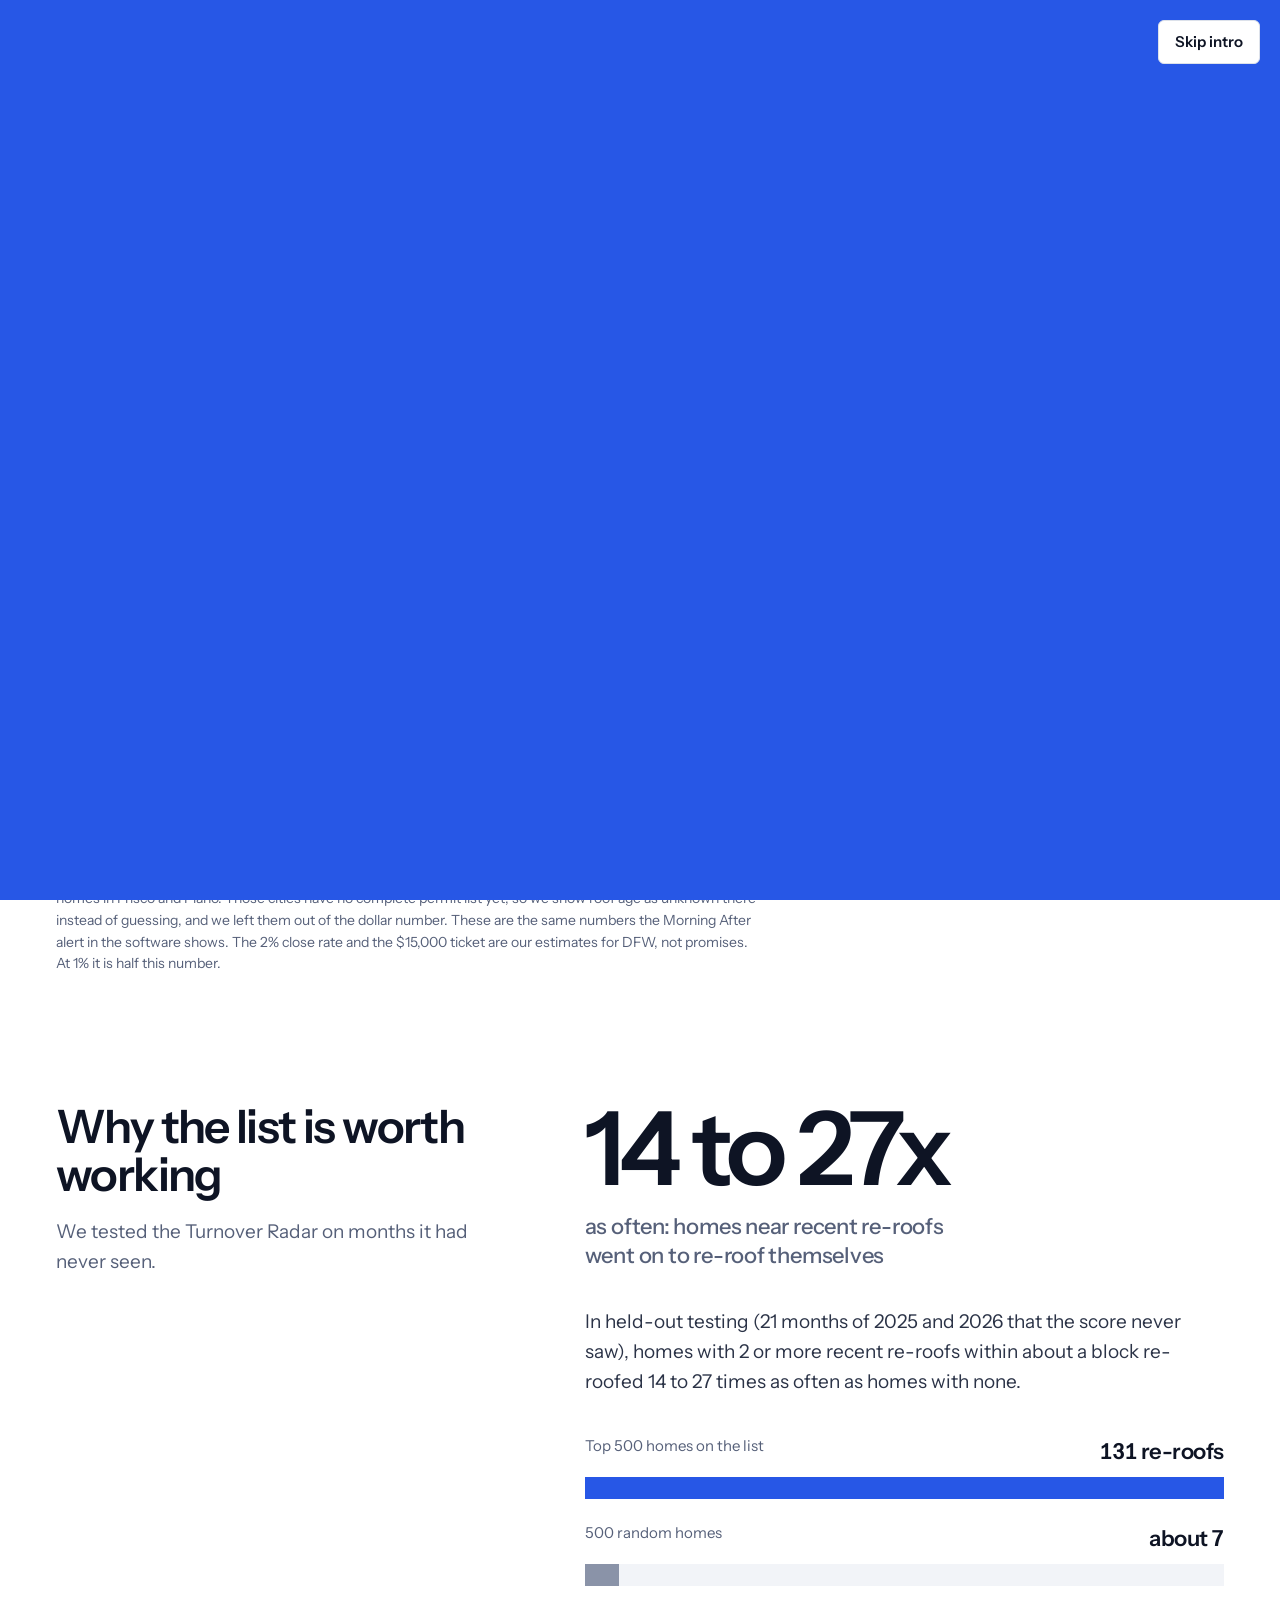
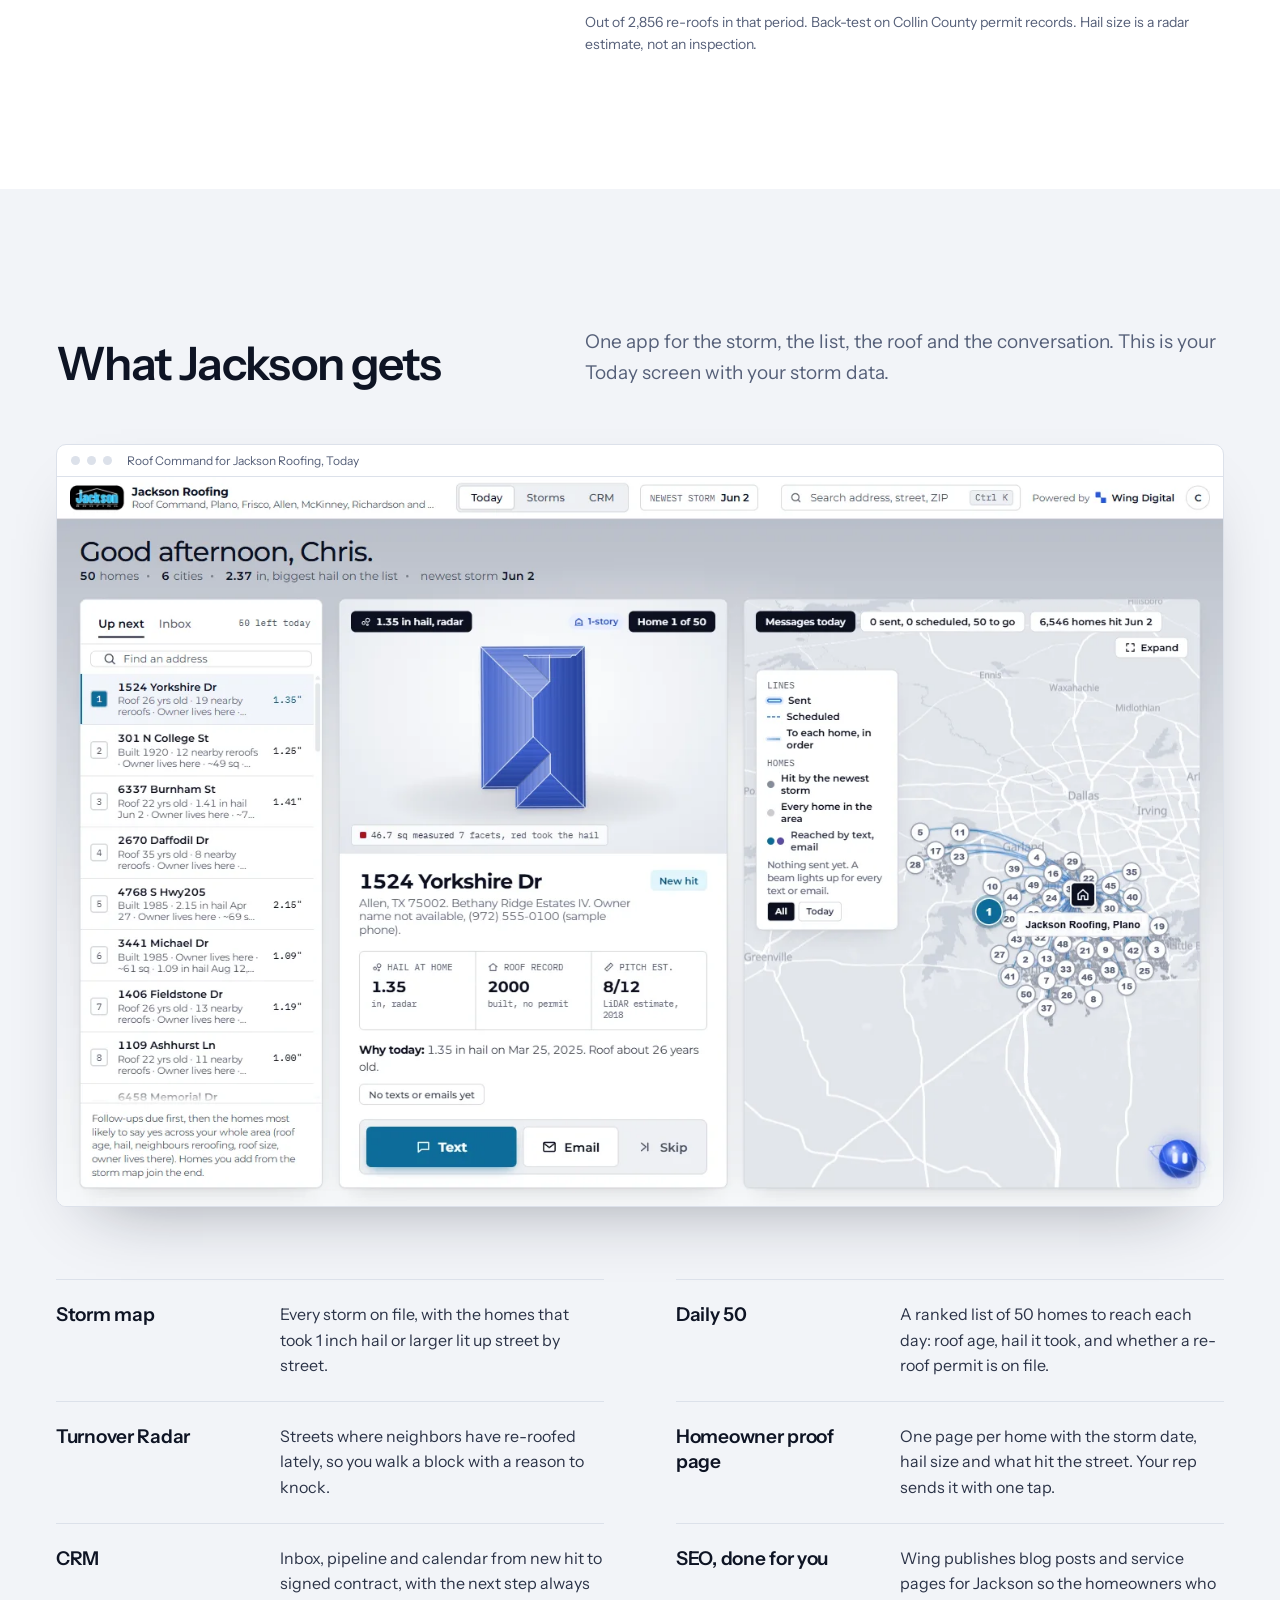
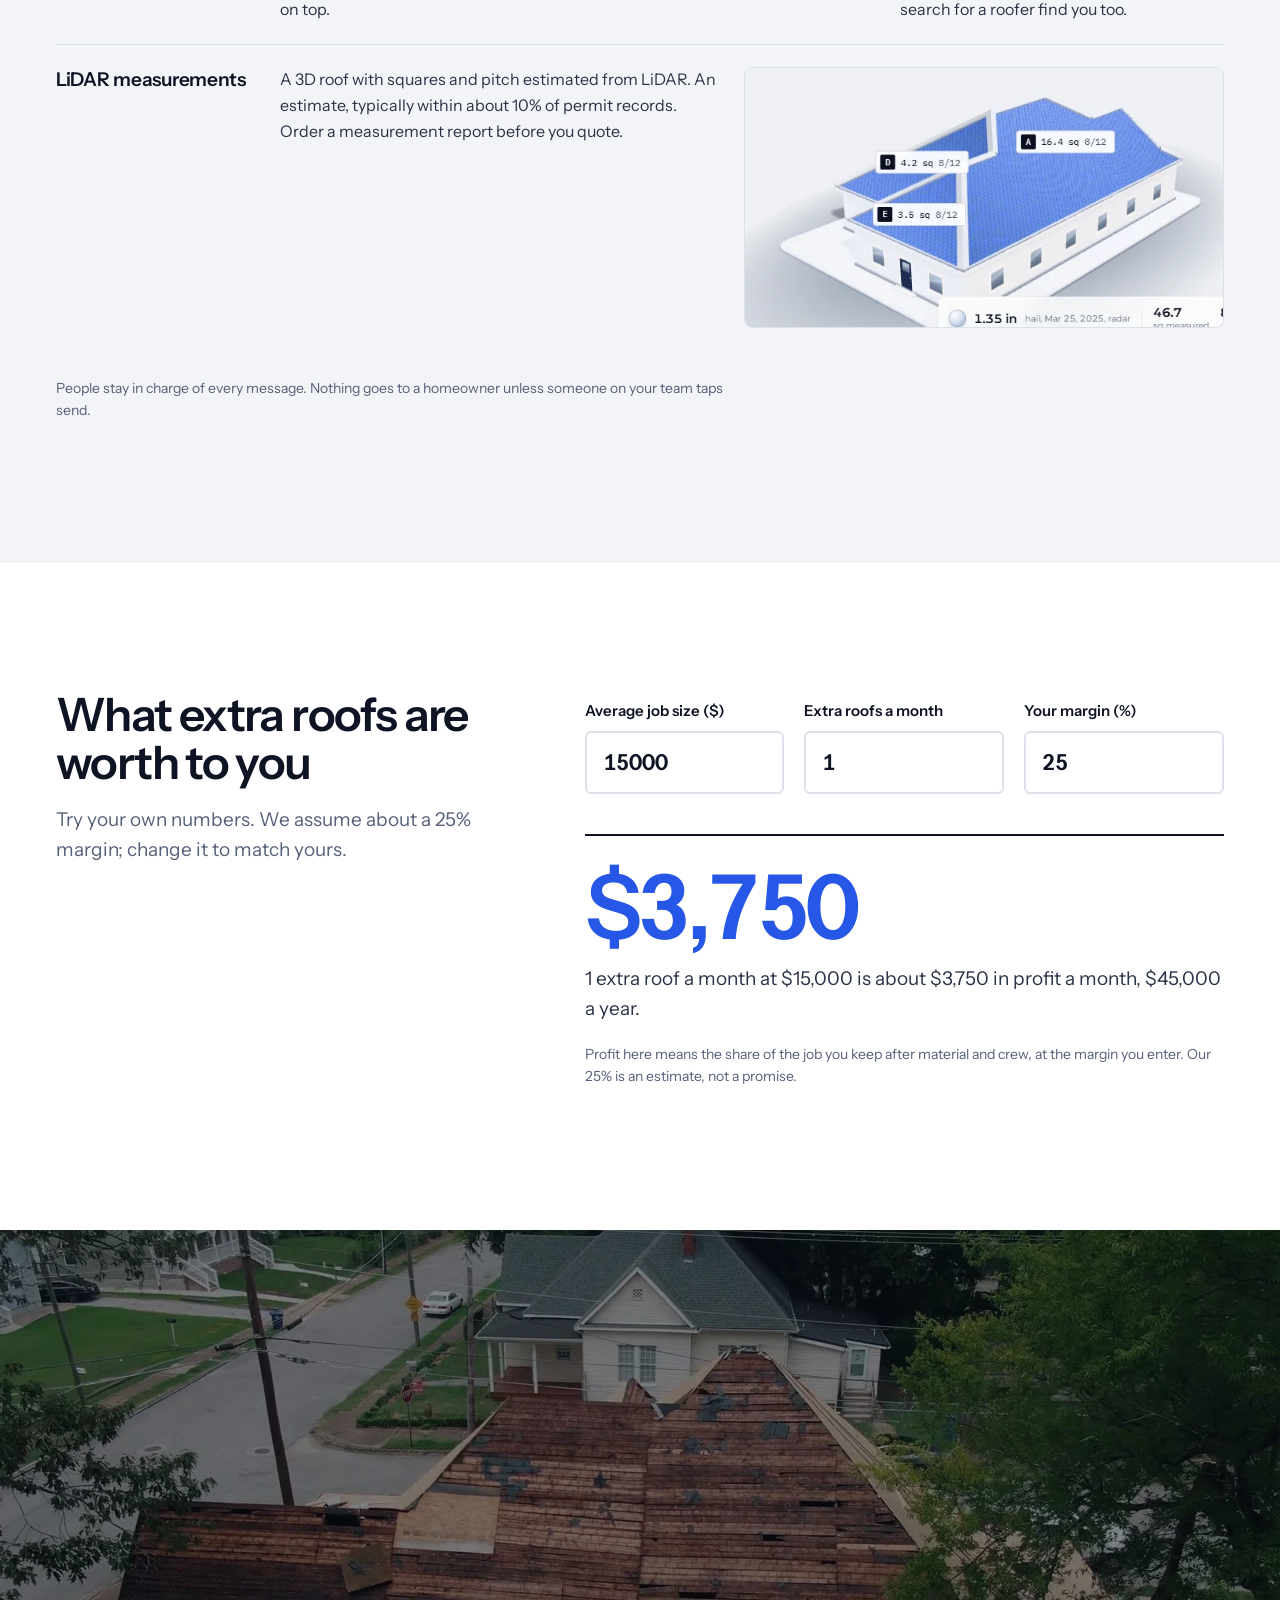
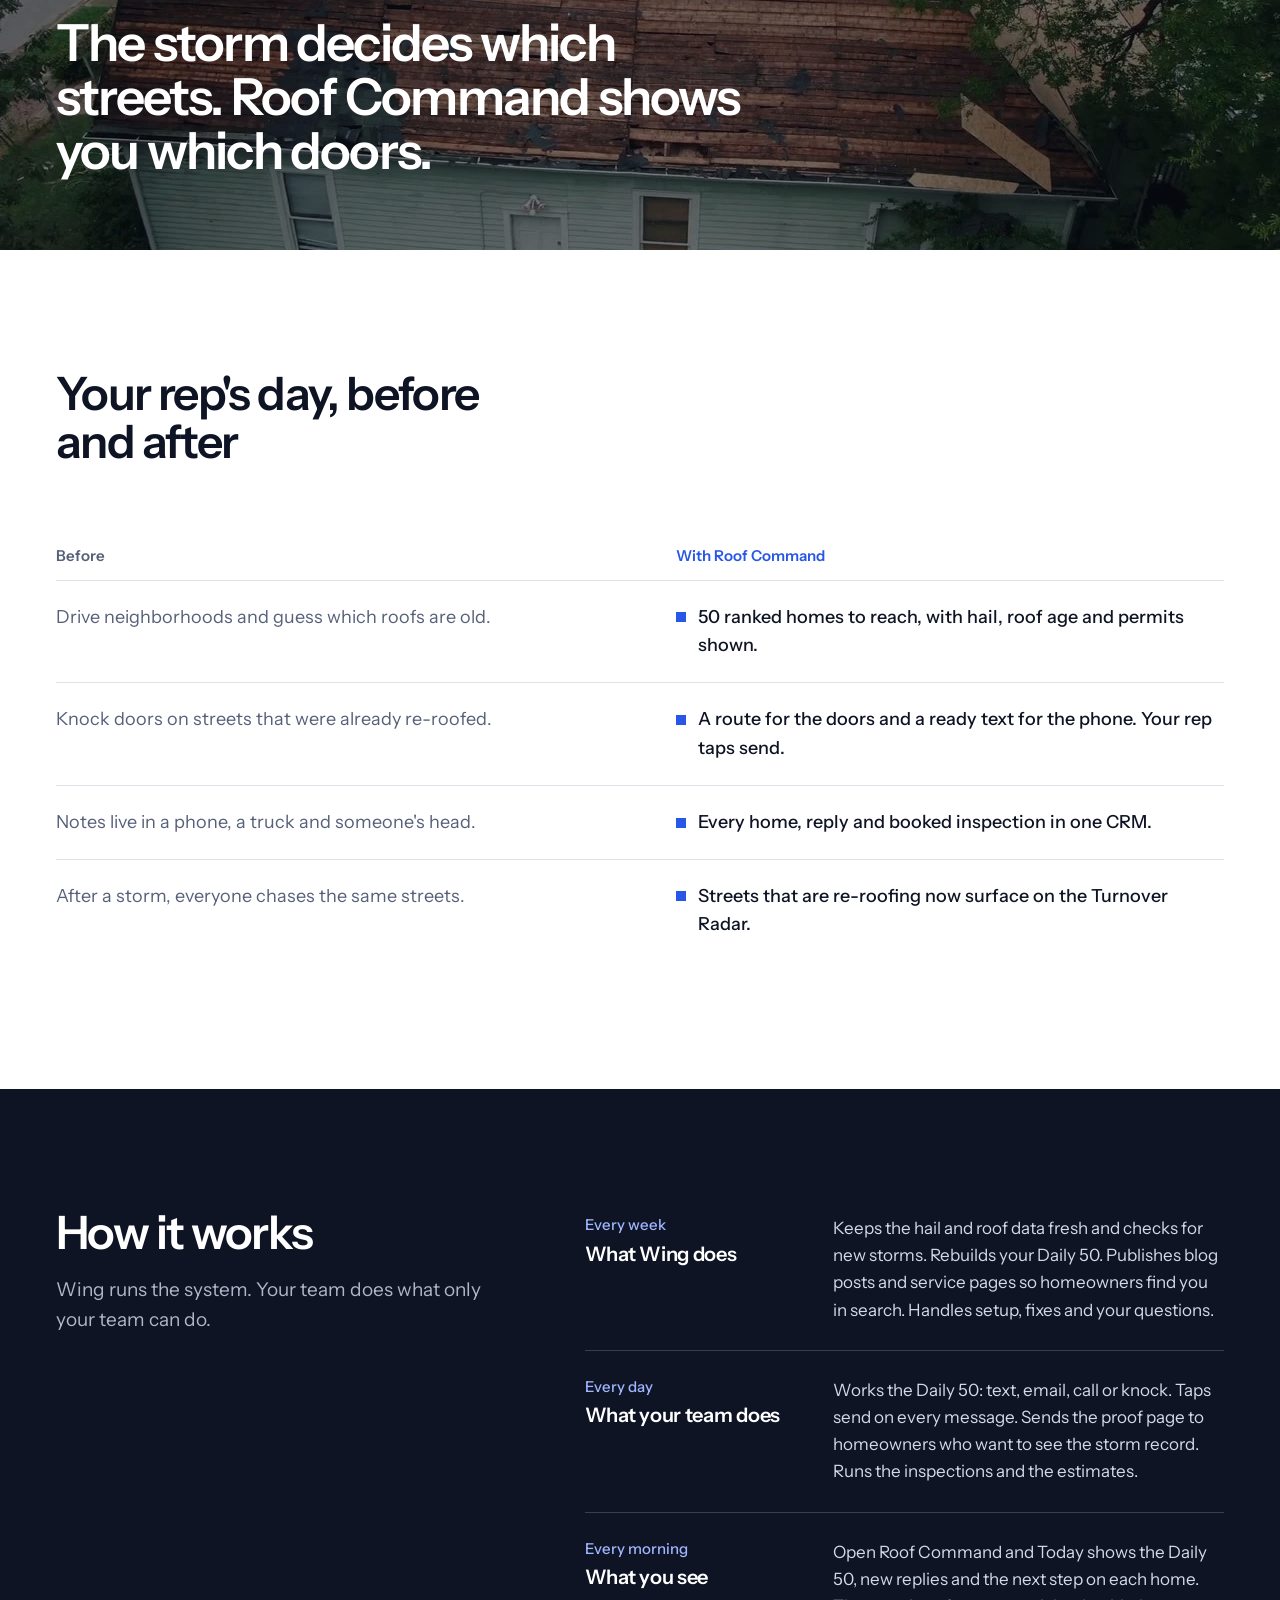
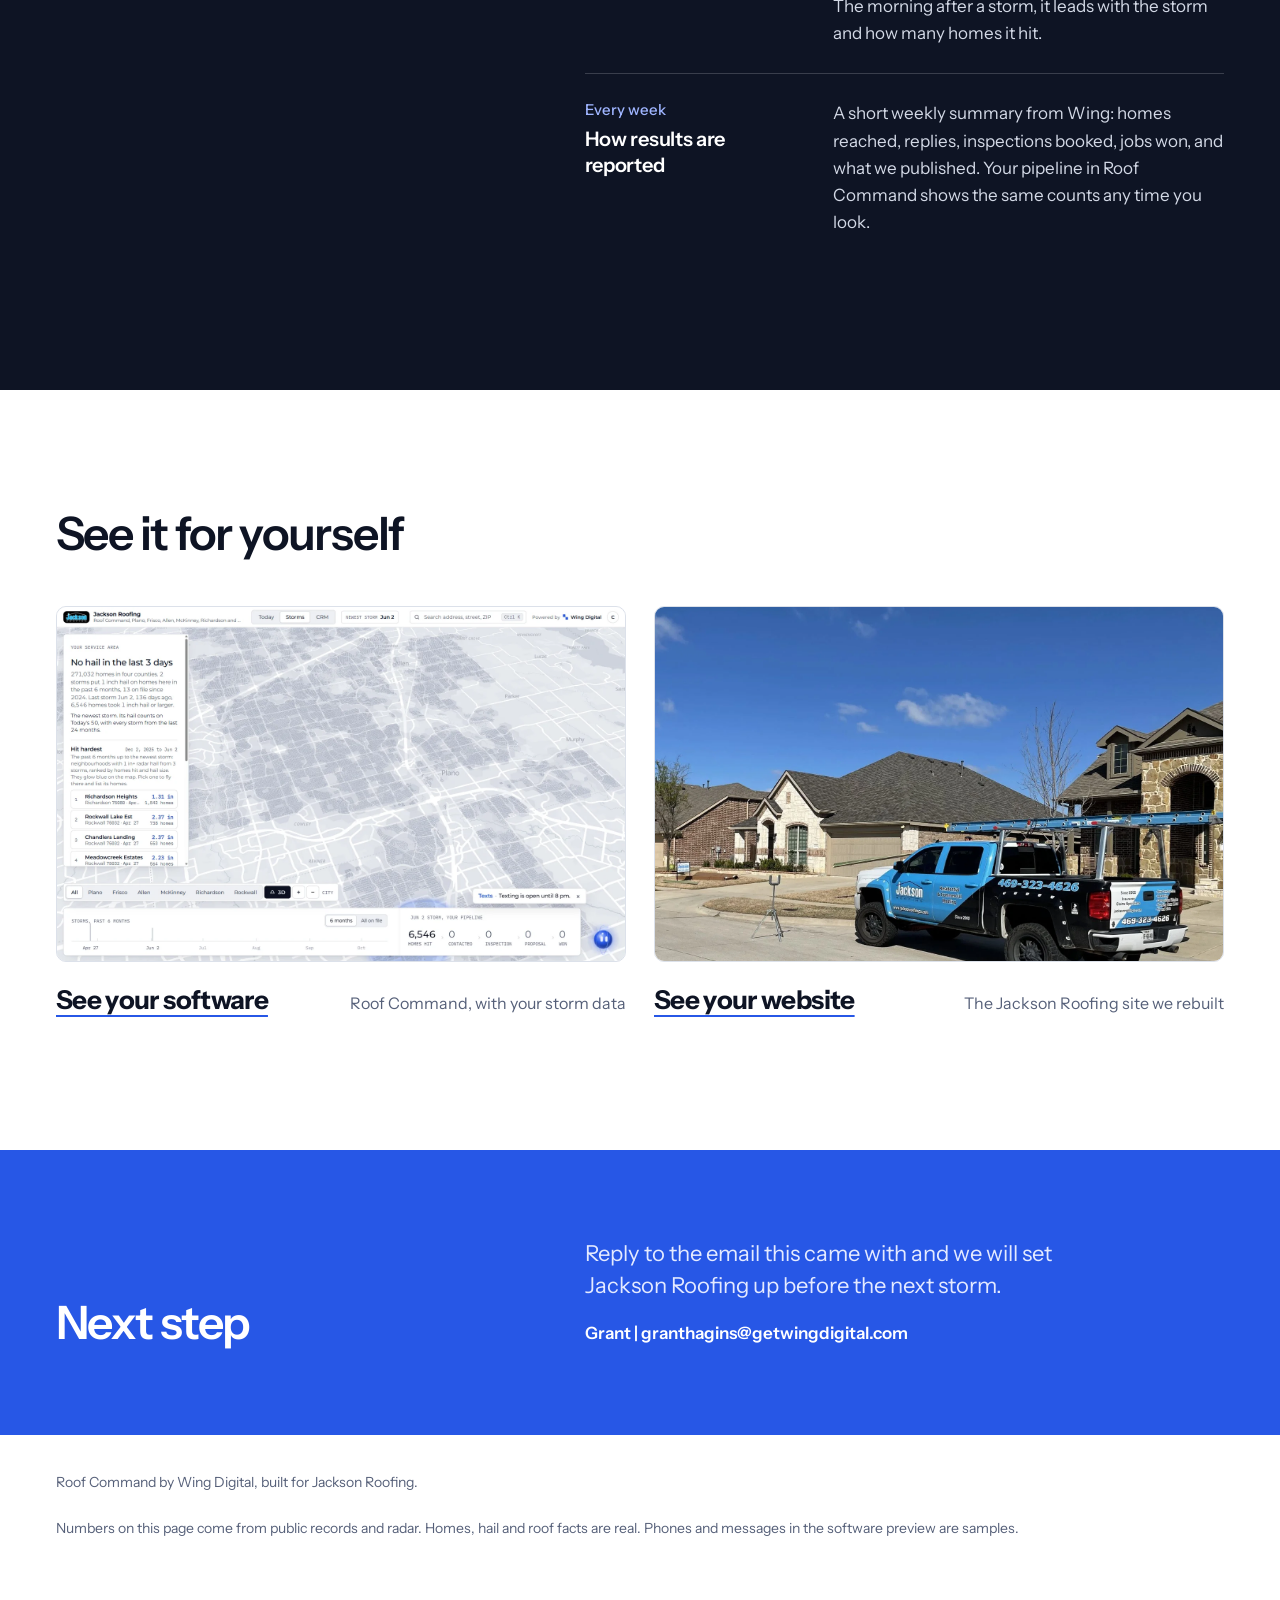
<file: proposal.html>
<!doctype html>
<html lang="en">
<head>
<meta charset="utf-8">
<meta name="viewport" content="width=device-width, initial-scale=1">
<meta name="robots" content="noindex, nofollow">
<title>Roof Command for Jackson Roofing | Wing Digital</title>
<!--
Design: direction A "Ledger" (Jack's pick 2026-10-26) with direction C's aerial photo as a full-width break before the rep's day.
Wing brand: Instrument Sans, one accent #2757E6. Numbers are double-brace placeholders filled by scripts/publish/build_preview.py; never type a number in.
-->
<style>
@font-face{font-family:"Instrument Sans";font-weight:400 700;font-display:swap;src:url(intro-assets/fonts/instrument-sans-var-latin.woff2) format("woff2")}
@font-face{font-family:"Plex Mono";font-weight:400;font-display:swap;src:url(intro-assets/fonts/ibm-plex-mono-400-latin.woff2) format("woff2")}
:root{--ink:#0E1424;--body:#2B3347;--muted:#566079;--mist:#F2F4F8;--rule:#DCE1EA;--blue:#2757E6;--on-blue:#E4EAFF;--on-blue-dim:#C9D6FF;--pad:56px;--max:1440px}
*{box-sizing:border-box}
html{-webkit-text-size-adjust:100%}
body{margin:0;background:#fff;color:var(--ink);font:400 17px/1.6 "Instrument Sans",system-ui,-apple-system,"Segoe UI",sans-serif;overflow-x:hidden}
img{max-width:100%}
a{color:inherit}
:focus-visible{outline:3px solid var(--blue);outline-offset:3px}
.w{max-width:var(--max);margin:0 auto;padding:0 var(--pad)}
h1,h2,h3{font-weight:600;color:var(--ink)}
h2{font-size:clamp(32px,3.6vw,52px);line-height:1.04;letter-spacing:-.035em;margin:0}
.lead2{font-size:19px;color:var(--muted);max-width:52ch;margin:18px 0 0}
.fine{font-size:14px;line-height:1.55;color:var(--muted);max-width:78ch}

/* header */
.top{display:flex;align-items:center;justify-content:space-between;gap:16px;height:90px}
.wing{display:flex;align-items:center;gap:10px;font-weight:600;font-size:16px;letter-spacing:-.01em;text-decoration:none;min-height:44px}
.wing img{width:24px;height:25px;display:block}
.for{display:flex;align-items:center;gap:14px;font-size:14px;color:var(--muted)}
.plate{background:#000;border-radius:4px;padding:6px 10px;display:flex}
.plate img{height:34px;width:auto;display:block}

/* hero: type left, solid blue slab right */
.hero{display:grid;grid-template-columns:1.25fr 1fr;max-width:var(--max);margin:0 auto}
.copy{padding:72px var(--pad) 64px;display:flex;flex-direction:column}
.date{font-size:15px;color:var(--muted)}
.date b{color:var(--ink);font-weight:600}
h1{font-size:clamp(40px,5.4vw,82px);line-height:1;letter-spacing:-.04em;margin:28px 0 0}
h1 em{font-style:normal;color:var(--blue)}
.lede{max-width:46ch;font-size:19px;color:var(--muted);margin:30px 0 0}
.act{margin-top:auto;padding-top:44px;display:flex;align-items:center;flex-wrap:wrap;gap:16px 28px}
.btn{display:inline-flex;align-items:center;min-height:54px;background:var(--ink);color:#fff;text-decoration:none;font-weight:600;font-size:17px;padding:0 26px;border-radius:6px}
.btn:hover{background:#1E2740}
.lnk{display:inline-flex;align-items:center;min-height:44px;color:var(--ink);font-weight:600;text-decoration:underline;text-underline-offset:6px;text-decoration-thickness:2px;text-decoration-color:var(--blue)}
.slab{background:var(--blue);color:#fff;padding:72px var(--pad) 56px;display:flex;flex-direction:column}
.slab .k{font-size:15px;color:var(--on-blue-dim)}
.slab .big{font-size:clamp(54px,6.4vw,104px);font-weight:600;letter-spacing:-.05em;line-height:.95;margin:18px 0 0}
.slab .sub{display:block;font-size:20px;letter-spacing:-.01em;font-weight:500;line-height:1.35;margin-top:16px;color:var(--on-blue)}
.rx{margin-top:auto;padding-top:40px}
.rx div{display:flex;justify-content:space-between;align-items:baseline;gap:20px;padding:15px 0;border-top:1px solid rgba(255,255,255,.24);font-size:16px;color:var(--on-blue)}
.rx div:first-child{border-top-color:rgba(255,255,255,.45)}
.rx b{font-size:26px;font-weight:600;letter-spacing:-.02em;color:#fff;font-variant-numeric:tabular-nums;white-space:nowrap}
.src{font:400 12.5px/1.5 "Plex Mono",ui-monospace,monospace;color:var(--on-blue-dim);margin-top:14px}
.counted{max-width:var(--max);margin:0 auto;padding:28px var(--pad) 0}
.counted p{margin:0}
.counted b{color:var(--body)}

/* proof */
.proof{padding:128px 0 120px}
.proof .grid{display:grid;grid-template-columns:5fr 7fr;gap:72px;align-items:start}
.huge{font-size:clamp(64px,8vw,128px);font-weight:600;letter-spacing:-.05em;line-height:.9;color:var(--ink)}
.huge span{display:block;font-size:22px;letter-spacing:-.01em;line-height:1.3;color:var(--muted);font-weight:500;margin-top:18px;max-width:26ch}
.proof p.t{font-size:19px;color:var(--body);margin:36px 0;max-width:56ch}
.bars{display:grid;gap:22px}
.bar .l{display:flex;justify-content:space-between;gap:12px;font-size:15px;color:var(--muted);margin-bottom:8px}
.bar .l b{font-size:22px;color:var(--ink);font-weight:600;letter-spacing:-.02em;font-variant-numeric:tabular-nums}
.bar .track{height:22px;background:var(--mist)}
.bar .fill{height:100%;background:var(--blue);width:var(--v)}
.bar.dim .fill{background:#8A93A8}
.proof .fine{margin-top:26px}

/* product + what Jackson gets */
.product{background:var(--mist);padding:120px 0 128px}
.product .head{display:grid;grid-template-columns:5fr 7fr;gap:72px;align-items:end;margin-bottom:56px}
.shot{display:block;background:#fff;border:1px solid var(--rule);border-radius:10px;overflow:hidden;box-shadow:0 30px 70px -40px rgba(14,20,36,.45)}
.shot .tb{height:32px;display:flex;align-items:center;gap:7px;padding:0 14px;border-bottom:1px solid var(--rule);font-size:12px;color:var(--muted)}
.shot .tb i{width:9px;height:9px;border-radius:50%;background:var(--rule)}
.shot .tb span{margin-left:8px}
.shot img{display:block;width:100%;height:auto}
.feats{display:grid;grid-template-columns:1fr 1fr;column-gap:72px;margin-top:72px}
.feat{display:grid;grid-template-columns:200px 1fr;gap:24px;padding:22px 0;border-top:1px solid var(--rule)}
.feat h3{font-size:19px;letter-spacing:-.015em;margin:0;line-height:1.35}
.feat p{margin:0;color:var(--body);font-size:16px}
.feat.lidar{grid-column:1/-1;grid-template-columns:200px 1fr 480px;align-items:start}
.feat.lidar img{display:block;width:100%;height:auto;border:1px solid var(--rule);border-radius:8px;background:#fff}
.product .fine{margin-top:28px}

/* calculator */
.calc{padding:128px 0}
.calc .grid{display:grid;grid-template-columns:5fr 7fr;gap:72px;align-items:start}
.form{display:grid;grid-template-columns:1fr 1fr 1fr;gap:20px;margin-top:8px}
.form label{display:block;font-size:15px;font-weight:600;margin:0 0 8px;color:var(--ink)}
.form input{width:100%;font:inherit;font-size:22px;font-weight:600;padding:12px 16px;border:2px solid var(--rule);border-radius:6px;background:#fff;color:var(--ink);font-variant-numeric:tabular-nums}
.form input:focus{outline:none;border-color:var(--blue)}
.out{margin-top:40px;padding-top:28px;border-top:2px solid var(--ink)}
.out .x{font-size:clamp(56px,7vw,112px);font-weight:600;letter-spacing:-.05em;line-height:.95;color:var(--blue);font-variant-numeric:tabular-nums}
.out p{margin:14px 0 0;font-size:19px;color:var(--body)}
.calc .fine{margin-top:20px}

/* photo break (from direction C) */
.photo{position:relative;min-height:620px;display:flex;align-items:flex-end;background:#1a2230 url(proposal-assets/photo-tearoff.webp) center 42%/cover no-repeat;color:#fff}
.photo::before{content:"";position:absolute;inset:0;background:rgba(10,14,24,.5)}
.photo .w{position:relative;width:100%;padding-top:96px;padding-bottom:72px}
.photo p{margin:0;font-size:clamp(32px,4vw,60px);font-weight:600;letter-spacing:-.035em;line-height:1.05;max-width:20ch}

/* rep's day */
.day{padding:120px 0 128px}
.day h2{max-width:16ch}
.cmp{margin-top:56px}
.cmp .row{display:grid;grid-template-columns:1fr 1fr;gap:72px;padding:22px 0;border-top:1px solid var(--rule);font-size:18px}
.cmp .row.hd{border-top:0;padding-bottom:12px;font-size:15px;font-weight:600;color:var(--muted)}
.cmp .row.hd span:last-child{color:var(--blue)}
.cmp .b{color:var(--muted)}
.cmp .a{color:var(--ink);font-weight:500;padding-left:22px;position:relative}
.cmp .a::before{content:"";position:absolute;left:0;top:.55em;width:10px;height:10px;background:var(--blue)}

/* how it works */
.how{background:var(--ink);color:#fff;padding:120px 0 128px}
.how h2{color:#fff}
.how .lead2{color:#AEB6C8}
.how .grid{display:grid;grid-template-columns:5fr 7fr;gap:72px}
.step{display:grid;grid-template-columns:220px 1fr;gap:28px;padding:26px 0;border-top:1px solid rgba(255,255,255,.18)}
.step:first-child{border-top:0;padding-top:6px}
.step h3{color:#fff;font-size:20px;letter-spacing:-.015em;margin:0;line-height:1.3}
.step h3 span{display:block;color:#9FB5FF;font-size:15px;font-weight:500;letter-spacing:0;margin-bottom:6px}
.step p{margin:0;color:#D3D9E6}

/* see it */
.see{padding:120px 0 64px}
.links{display:grid;grid-template-columns:1fr 1fr;gap:28px;margin-top:48px}
.go{display:block;text-decoration:none;color:var(--ink)}
.go .pic{aspect-ratio:16/10;overflow:hidden;border:1px solid var(--rule);border-radius:10px;background:var(--mist)}
.go .pic img{width:100%;height:100%;object-fit:cover;object-position:top left;display:block;transition:transform .5s cubic-bezier(.2,.7,.2,1)}
.go:hover .pic img{transform:scale(1.02)}
.go .t{display:flex;justify-content:space-between;align-items:baseline;gap:16px;margin-top:18px}
.go .t b{font-size:26px;letter-spacing:-.025em;text-decoration:underline;text-decoration-thickness:2px;text-underline-offset:6px;text-decoration-color:var(--blue)}
.go .t span{color:var(--muted);font-size:16px}

/* next step */
.next{max-width:var(--max);margin:64px auto 0;background:var(--blue);color:#fff;padding:88px var(--pad);display:grid;grid-template-columns:5fr 7fr;gap:72px;align-items:end}
.next h2{color:#fff}
.next p{margin:0;font-size:22px;line-height:1.45;color:var(--on-blue);max-width:34ch}
.next .who{margin-top:18px;font-weight:600;color:#fff;font-size:17px}
footer{max-width:var(--max);margin:0 auto;padding:36px var(--pad) 64px;color:var(--muted);font-size:14px;display:flex;justify-content:space-between;gap:24px;flex-wrap:wrap}

/* intro: shown only when JS adds html.intro, so a reader without JS sees the page */
#intro{display:none}
html.intro #intro{display:flex;position:fixed;inset:0;z-index:50;background:#fff;align-items:center;justify-content:center;flex-direction:column;padding:24px;overflow:hidden}
html.intro body{overflow:hidden}
#intro .lock{display:flex;align-items:center;gap:22px}
#intro .lw{display:flex;align-items:center;gap:14px;font-weight:600;font-size:32px;letter-spacing:-.01em;opacity:0;transform:translateY(10px)}
#intro .lw img{width:42px;height:44px}
#intro .x{font-size:18px;color:var(--muted);opacity:0}
#intro .lj{opacity:0;transform:translateX(-10px)}
#intro .lj .plate img{height:54px}
#intro .ln{margin-top:44px;text-align:center;font-size:clamp(30px,4.4vw,64px);font-weight:600;letter-spacing:-.04em;line-height:1.04;max-width:18ch;opacity:0;transform:translateY(14px)}
#intro .ln em{font-style:normal;color:var(--blue)}
#intro .wipe{position:absolute;left:0;right:0;bottom:0;height:0;background:var(--blue)}
#intro .skip{position:absolute;right:20px;top:20px;z-index:2;min-height:44px;padding:0 16px;font:inherit;font-size:15px;font-weight:600;color:var(--ink);background:#fff;border:1px solid var(--rule);border-radius:6px;cursor:pointer}
#intro.go .lw{animation:in .6s cubic-bezier(.2,.7,.2,1) .15s forwards}
#intro.go .x{animation:fade .4s ease .85s forwards}
#intro.go .lj{animation:in .6s cubic-bezier(.2,.7,.2,1) 1s forwards}
#intro.go .ln{animation:in .7s cubic-bezier(.2,.7,.2,1) 1.75s forwards}
#intro.go .wipe{animation:wipe .5s cubic-bezier(.7,0,.3,1) 3.15s forwards}
#intro.out{animation:gone .35s ease forwards}
@keyframes in{to{opacity:1;transform:none}}
@keyframes fade{from{opacity:0}to{opacity:1}}
@keyframes gone{to{opacity:0}}
@keyframes wipe{to{height:100%}}

@media (max-width:1080px){
  :root{--pad:32px}
  .proof .grid,.product .head,.calc .grid,.how .grid,.next{grid-template-columns:1fr;gap:36px}
  .feats{grid-template-columns:1fr}
  .feat.lidar{grid-template-columns:200px 1fr}.feat.lidar img{grid-column:1/-1}
}
@media (max-width:820px){
  :root{--pad:18px}
  body{font-size:16px}
  .top{height:68px}.for span:not(.plate){display:none}.plate img{height:26px}
  .hero{grid-template-columns:1fr}
  .copy{padding:36px var(--pad) 32px}.slab{padding:36px var(--pad) 30px}
  h1{font-size:40px}.lede{font-size:17px;margin-top:22px}.act{padding-top:30px}
  .slab .big{font-size:52px}.slab .sub{font-size:18px}.rx{padding-top:28px}.rx b{font-size:22px}.rx div{font-size:15px}
  .counted{padding-top:22px}
  .proof,.calc,.product,.day,.how{padding:80px 0}.see{padding:80px 0 40px}
  .lead2{font-size:17px}
  .huge{font-size:64px}.huge span{font-size:19px}
  .feat,.feat.lidar{grid-template-columns:1fr;gap:8px}
  .feats{margin-top:48px}
  .form{grid-template-columns:1fr}
  .out .x{font-size:56px}
  .photo{min-height:440px}.photo .w{padding-bottom:40px}.photo p{font-size:32px}
  .cmp{margin-top:36px}.cmp .row{grid-template-columns:1fr;gap:10px;font-size:17px}.cmp .row.hd{display:none}
  .cmp .b::before{content:"Before: ";font-weight:600}
  .step{grid-template-columns:1fr;gap:8px}
  .links{grid-template-columns:1fr;gap:40px}
  .go .t{flex-direction:column;gap:4px}
  .next{margin-top:40px;padding:56px var(--pad)}.next p{font-size:19px}
  #intro .lock{flex-direction:column;gap:14px}#intro .lj{transform:translateY(10px)}#intro .ln{margin-top:34px;font-size:32px}
}
@media (prefers-reduced-motion:reduce){*{transition:none!important;animation:none!important}}
</style>
<script>
/* ONE-LINE CHANGE (Jack): Grant's contact. No price is shown anywhere on this page. */
var CONTACT = { name: "Grant", email: "granthagins@getwingdigital.com", phone: "" };
/* Intro plays once per browser tab session, never with reduced motion, never without JS. ?intro=0 turns it off, ?intro=1 forces it. */
(function(){
  try {
    var seen = false; try { seen = sessionStorage.getItem("rc-prop-intro") === "1"; } catch (e) {}
    var calm = window.matchMedia && matchMedia("(prefers-reduced-motion: reduce)").matches;
    var q = location.search;
    if (/[?&]intro=1/.test(q) || (!seen && !calm && !/[?&]intro=0/.test(q))) document.documentElement.classList.add("intro");
  } catch (e) {}
})();
</script>
</head>
<body>
<div id="intro" aria-hidden="true">
  <button type="button" class="skip" id="skip">Skip intro</button>
  <div class="lock">
    <div class="lw"><img src="intro-assets/wing-mark.png" alt="" width="34" height="36">Wing Digital</div>
    <div class="x">for</div>
    <div class="lj"><span class="plate"><img src="img/roofers/jackson/logo.webp" alt="Jackson Roofing"></span></div>
  </div>
  <div class="ln">Your April 27 storm put about <em>$3.45 million</em> in roofs within reach.</div>
  <div class="wipe"></div>
</div>

<header class="w top">
  <a class="wing" href="product.html"><img src="intro-assets/wing-mark.png" alt="" width="24" height="25">Wing Digital</a>
  <div class="for"><span>Prepared for</span><span class="plate"><img src="img/roofers/jackson/logo.webp" alt="Jackson Roofing" width="78" height="34"></span></div>
</header>

<main>
  <section class="hero">
    <div class="copy">
      <div class="date">Storm of <b>April 27, 2026</b>, hail up to 2.37 inches, over Rockwall and Richardson</div>
      <h1>Your April 27 storm put about <em>$3.45 million</em> in roofs within reach.</h1>
      <p class="lede">Roof Command finds the homes the storm hit, ranks the ones most likely to need a roof, and keeps every conversation in one place. Wing Digital runs it for you.</p>
      <div class="act"><a class="btn" href="product.html">See your software</a><a class="lnk" href="https://wingdigital26-maker.github.io/jackson-roofing/" target="_blank" rel="noopener">See your website</a></div>
    </div>
    <aside class="slab" aria-label="The math">
      <div class="k">In jobs, from your own storm data</div>
      <div class="big">~$3.45 million<span class="sub">about 230 roofs at a $15,000 average ticket</span></div>
      <div class="rx">
        <div><span>Homes hit by 1 inch hail or larger</span><b>16,646</b></div>
        <div><span>Roof 15+ years old with no re-roof on record</span><b>11,522</b></div>
        <div><span>If you close 2 in 100 of those homes</span><b>~230 roofs</b></div>
      </div>
      <div class="src">NOAA radar hail, county year built, city re-roof permit lists</div>
    </aside>
  </section>
  <div class="counted"><p class="fine"><b>How we counted.</b> Radar hail of 1 inch or larger on April 27 (NOAA radar). We call a roof old only when the records show it: a re-roof permit 15 or more years ago, or a house built 15 or more years ago in a city whose re-roof permit list is complete (McKinney, Allen, Richardson and Rockwall), with no re-roof permit since. That is a strong signal, not an inspection: a roof can be replaced without a permit being filed. Your newest storm, June 2, hit 6,546 homes in Frisco and Plano. Those cities have no complete permit list yet, so we show roof age as unknown there instead of guessing, and we left them out of the dollar number. These are the same numbers the Morning After alert in the software shows. The 2% close rate and the $15,000 ticket are our estimates for DFW, not promises. At 1% it is half this number.</p></div>

  <section class="proof"><div class="w grid">
    <div>
      <h2>Why the list is worth working</h2>
      <p class="lead2">We tested the Turnover Radar on months it had never seen.</p>
    </div>
    <div>
      <div class="huge">14 to 27x<span>as often: homes near recent re-roofs went on to re-roof themselves</span></div>
      <p class="t">In held-out testing (21 months of 2025 and 2026 that the score never saw), homes with 2 or more recent re-roofs within about a block re-roofed 14 to 27 times as often as homes with none.</p>
      <div class="bars" role="img" aria-label="Re-roofs held by 500 homes: 131 for the top of the list, about 7 for random homes">
        <div class="bar"><div class="l"><span>Top 500 homes on the list</span><b>131 re-roofs</b></div><div class="track"><div class="fill" style="--v:100%"></div></div></div>
        <div class="bar dim"><div class="l"><span>500 random homes</span><b>about 7</b></div><div class="track"><div class="fill" style="--v:5.3%"></div></div></div>
      </div>
      <p class="fine">Out of 2,856 re-roofs in that period. Back-test on Collin County permit records. Hail size is a radar estimate, not an inspection.</p>
    </div>
  </div></section>

  <section class="product"><div class="w">
    <div class="head">
      <h2>What Jackson gets</h2>
      <p class="lead2">One app for the storm, the list, the roof and the conversation. This is your Today screen with your storm data.</p>
    </div>
    <div class="shot"><div class="tb"><i></i><i></i><i></i><span>Roof Command for Jackson Roofing, Today</span></div><img src="proposal-assets/app-today.webp" alt="Roof Command Today screen: the Daily 50 list, a home card with hail and roof facts, and the route map" width="1440" height="900"></div>
    <div class="feats">
      <div class="feat"><h3>Storm map</h3><p>Every storm on file, with the homes that took 1 inch hail or larger lit up street by street.</p></div>
      <div class="feat"><h3>Daily 50</h3><p>A ranked list of 50 homes to reach each day: roof age, hail it took, and whether a re-roof permit is on file.</p></div>
      <div class="feat"><h3>Turnover Radar</h3><p>Streets where neighbors have re-roofed lately, so you walk a block with a reason to knock.</p></div>
      <div class="feat"><h3>Homeowner proof page</h3><p>One page per home with the storm date, hail size and what hit the street. Your rep sends it with one tap.</p></div>
      <div class="feat"><h3>CRM</h3><p>Inbox, pipeline and calendar from new hit to signed contract, with the next step always on top.</p></div>
      <div class="feat"><h3>SEO, done for you</h3><p>Wing publishes blog posts and service pages for Jackson so the homeowners who search for a roofer find you too.</p></div>
      <div class="feat lidar"><h3>LiDAR measurements</h3><p>A 3D roof with squares and pitch estimated from LiDAR. An estimate, typically within about 10% of permit records. Order a measurement report before you quote.</p><img src="proposal-assets/app-roof3d.webp" alt="The 3D roof in Roof Command: roof planes with squares and pitch, and the hail it took" width="610" height="330"></div>
    </div>
    <p class="fine">People stay in charge of every message. Nothing goes to a homeowner unless someone on your team taps send.</p>
  </div></section>

  <section class="calc"><div class="w grid">
    <div>
      <h2>What extra roofs are worth to you</h2>
      <p class="lead2">Try your own numbers. We assume about a 25% margin; change it to match yours.</p>
    </div>
    <div>
      <div class="form">
        <div><label for="job">Average job size ($)</label><input id="job" type="number" inputmode="numeric" min="0" step="500" value="15000"></div>
        <div><label for="roofs">Extra roofs a month</label><input id="roofs" type="number" inputmode="decimal" min="0" step="0.5" value="1"></div>
        <div><label for="margin">Your margin (%)</label><input id="margin" type="number" inputmode="decimal" min="0" max="100" step="1" value="25"></div>
      </div>
      <div class="out" aria-live="polite">
        <div class="x" id="payx">$3,750</div>
        <p id="paytxt">1 extra roof a month at $15,000 is about $3,750 in profit a month, $45,000 a year.</p>
      </div>
      <p class="fine">Profit here means the share of the job you keep after material and crew, at the margin you enter. Our 25% is an estimate, not a promise.</p>
    </div>
  </div></section>

  <section class="photo" aria-label="A roof tear-off, photo from the Jackson Roofing site"><div class="w">
    <p>The storm decides which streets. Roof Command shows you which doors.</p>
  </div></section>

  <section class="day"><div class="w">
    <h2>Your rep's day, before and after</h2>
    <div class="cmp">
      <div class="row hd"><span>Before</span><span>With Roof Command</span></div>
      <div class="row"><span class="b">Drive neighborhoods and guess which roofs are old.</span><span class="a">50 ranked homes to reach, with hail, roof age and permits shown.</span></div>
      <div class="row"><span class="b">Knock doors on streets that were already re-roofed.</span><span class="a">A route for the doors and a ready text for the phone. Your rep taps send.</span></div>
      <div class="row"><span class="b">Notes live in a phone, a truck and someone's head.</span><span class="a">Every home, reply and booked inspection in one CRM.</span></div>
      <div class="row"><span class="b">After a storm, everyone chases the same streets.</span><span class="a">Streets that are re-roofing now surface on the Turnover Radar.</span></div>
    </div>
  </div></section>

  <section class="how"><div class="w grid">
    <div>
      <h2>How it works</h2>
      <p class="lead2">Wing runs the system. Your team does what only your team can do.</p>
    </div>
    <div>
      <div class="step"><h3><span>Every week</span>What Wing does</h3><p>Keeps the hail and roof data fresh and checks for new storms. Rebuilds your Daily 50. Publishes blog posts and service pages so homeowners find you in search. Handles setup, fixes and your questions.</p></div>
      <div class="step"><h3><span>Every day</span>What your team does</h3><p>Works the Daily 50: text, email, call or knock. Taps send on every message. Sends the proof page to homeowners who want to see the storm record. Runs the inspections and the estimates.</p></div>
      <div class="step"><h3><span>Every morning</span>What you see</h3><p>Open Roof Command and Today shows the Daily 50, new replies and the next step on each home. The morning after a storm, it leads with the storm and how many homes it hit.</p></div>
      <div class="step"><h3><span>Every week</span>How results are reported</h3><p>A short weekly summary from Wing: homes reached, replies, inspections booked, jobs won, and what we published. Your pipeline in Roof Command shows the same counts any time you look.</p></div>
    </div>
  </div></section>

  <section class="see"><div class="w">
    <h2>See it for yourself</h2>
    <div class="links">
      <a class="go" href="product.html"><div class="pic"><img src="proposal-assets/app-storms.webp" alt="" width="1440" height="900"></div><div class="t"><b>See your software</b><span>Roof Command, with your storm data</span></div></a>
      <a class="go" href="https://wingdigital26-maker.github.io/jackson-roofing/" target="_blank" rel="noopener"><div class="pic"><img src="proposal-assets/photo-truck.webp" alt="" width="1600" height="1204" style="object-position:center"></div><div class="t"><b>See your website</b><span>The Jackson Roofing site we rebuilt</span></div></a>
    </div>
  </div></section>

  <section class="next">
    <h2>Next step</h2>
    <div>
      <p>Reply to the email this came with and we will set Jackson Roofing up before the next storm.</p>
      <div class="who" id="who"></div>
    </div>
  </section>
</main>

<footer><span>Roof Command by Wing Digital, built for Jackson Roofing.</span><span>Numbers on this page come from public records and radar. Homes, hail and roof facts are real. Phones and messages in the software preview are samples.</span></footer>
<script>
(function(){
  var fmt = function(n){ return "$" + Math.round(n).toLocaleString("en-US"); };
  var job = document.getElementById("job"), roofs = document.getElementById("roofs"), mg = document.getElementById("margin"), x = document.getElementById("payx"), t = document.getElementById("paytxt");
  function calc(){
    var j = Math.max(0, parseFloat(job.value) || 0), r = Math.max(0, parseFloat(roofs.value) || 0), g = Math.min(100, Math.max(0, parseFloat(mg.value) || 0)) / 100, p = j * r * g;
    x.textContent = fmt(p);
    var rs = r === 1 ? "1 extra roof a month" : (r + " extra roofs a month");
    t.textContent = r > 0 && j > 0 ? rs + " at " + fmt(j) + " is about " + fmt(p) + " in profit a month, " + fmt(p * 12) + " a year." : "Enter a job size and roofs a month.";
  }
  job.addEventListener("input", calc); roofs.addEventListener("input", calc); mg.addEventListener("input", calc); calc();
  var w = document.getElementById("who"), parts = [];
  if (CONTACT.name) parts.push(CONTACT.name);
  if (CONTACT.email) parts.push(CONTACT.email);
  if (CONTACT.phone) parts.push(CONTACT.phone);
  w.textContent = parts.join("  |  ");

  /* intro: Wing mark, then the Jackson co-brand, then the headline, then a blue wipe into the page; about 3.8 s, skippable */
  var root = document.documentElement, el = document.getElementById("intro");
  if (!root.classList.contains("intro")) return;
  var done = false;
  function end(){
    if (done) return; done = true;
    try { sessionStorage.setItem("rc-prop-intro", "1"); } catch (e) {}
    el.classList.add("out");
    setTimeout(function(){ root.classList.remove("intro"); }, 340);
  }
  el.classList.add("go");
  setTimeout(end, 3750);
  document.getElementById("skip").addEventListener("click", end);
  el.addEventListener("click", end);
  document.addEventListener("keydown", function(e){ if (!done && (e.key === "Escape" || e.key === "Enter" || e.key === " ")) { e.preventDefault(); end(); } });
})();
</script>
</body>
</html>
</file>
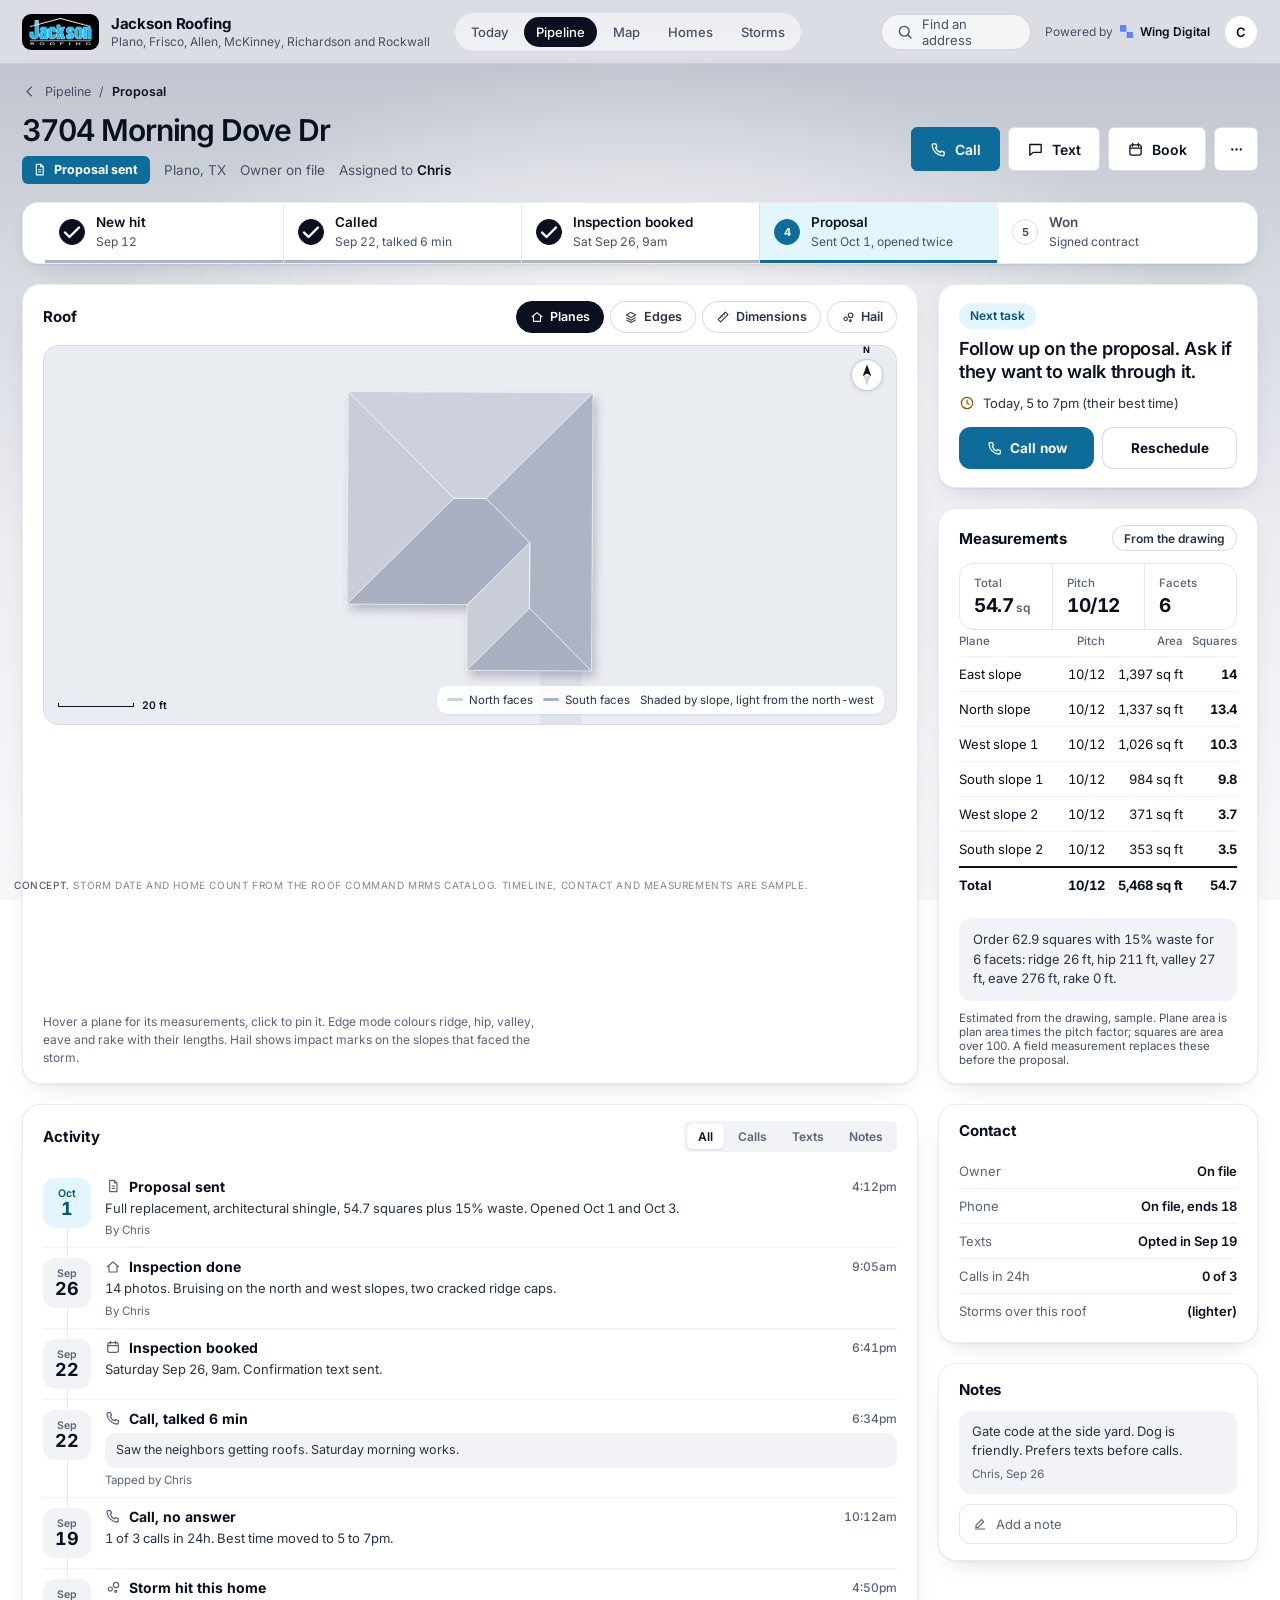
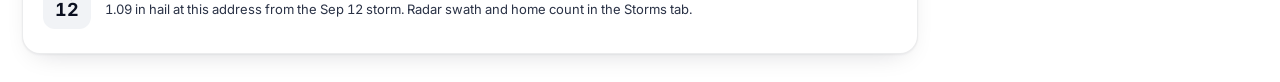
<file: c4-command-deck/record.html>
<!doctype html>
<html lang="en">
<head>
<meta charset="utf-8"><meta name="viewport" content="width=device-width,initial-scale=1,viewport-fit=cover">
<title>Roof Command</title>
<link rel="stylesheet" href="dk.css">
<style>
.rh{padding:20px 28px 0;display:grid;grid-template-columns:1fr auto;gap:22px;align-items:center}
.crumb{grid-column:1/-1;display:flex;align-items:center;gap:8px;font-size:12.5px;color:var(--muted);margin-bottom:-6px}
.crumb .ic{width:15px;height:15px}
.crumb b{color:var(--ink);font-weight:600}
.rt h1{font-size:36px;font-weight:600;letter-spacing:-.035em;line-height:1.05}
.rt .sub{margin-top:9px;display:flex;align-items:center;gap:14px;flex-wrap:wrap;font-size:13.5px;color:var(--muted)}
.stage{display:inline-flex;align-items:center;gap:7px;height:28px;padding:0 12px 0 10px;border-radius:6px;background:var(--accent);color:#fff;font-size:12.5px;font-weight:700}
.stage .ic{width:15px;height:15px}
.acts{display:flex;gap:8px}
.acts button{height:44px;padding:0 18px;border-radius:6px;display:flex;align-items:center;gap:8px;font-weight:600;font-size:14px;background:#fff;border:1px solid var(--hair);color:var(--ink);transition:transform .15s,border-color .2s}
.acts button:hover{border-color:var(--edge)}.acts button:active{transform:scale(.97)}
.acts .ic{width:17px;height:17px}
.acts .p{background:var(--accent);border-color:var(--accent);color:#fff}
.acts .p:hover{background:var(--accent-hi)}
.acts .sq{width:44px;padding:0;justify-content:center}
/* stage bar */
.steps{display:grid;grid-template-columns:repeat(5,1fr);margin:18px 28px 0;background:#fff;border-radius:16px;box-shadow:var(--shadow-soft);border:1px solid var(--hair-2);overflow:hidden}
.st{padding:13px 18px 15px;position:relative;display:flex;gap:11px;align-items:center}
.st + .st{border-left:1px solid var(--hair-2)}
.st::before{content:"";position:absolute;left:0;right:0;bottom:0;height:3px;background:transparent}
.st.dn::before{background:#AEB4C2}
.st.on::before{background:var(--accent)}
.st.on{background:var(--accent-soft)}
.st .d{width:26px;height:26px;border-radius:50%;display:grid;place-items:center;border:1.5px solid var(--hair);color:var(--muted);font-size:11px;font-weight:700;flex:none}
.st.dn .d{background:var(--ink);border-color:var(--ink);color:#fff}
.st.dn .d .ic{width:13px;height:13px}
.st.on .d{background:var(--accent);border-color:var(--accent);color:#fff}
.st b{display:block;font-size:13.5px;font-weight:600}
.st small{font-size:12px;color:var(--muted)}
.st:not(.dn):not(.on) b{color:var(--muted)}
/* body */
.body{display:grid;grid-template-columns:minmax(0,1fr) 360px;gap:20px;padding:20px 28px 28px;color:var(--ink)}
.panel{background:#fff;border-radius:18px;box-shadow:var(--shadow-soft);border:1px solid var(--hair-2)}
.ph2{display:flex;align-items:center;justify-content:space-between;padding:16px 20px 12px;gap:12px;flex-wrap:wrap}
.ph2 h3{font-size:15px;font-weight:700;letter-spacing:-.01em}
.ptabs{display:flex;gap:3px;padding:3px;border-radius:6px;background:var(--mist)}
.ptabs span{padding:5px 11px;border-radius:6px;font-size:12px;font-weight:600;color:var(--slate)}
.ptabs span.on{background:#fff;color:var(--ink);box-shadow:0 1px 2px rgba(14,27,61,.1)}
/* roof hero */
.hero{grid-column:1;display:grid;grid-template-rows:auto minmax(0,1fr) auto}
.hero .roofwrap{height:440px;margin:0 20px;border:1px solid var(--hair-2)}
.hero .hfoot{padding:12px 20px 16px;display:flex;align-items:center;justify-content:space-between;gap:14px;flex-wrap:wrap}
.hero .src{font-size:12px;color:var(--slate);line-height:1.5;max-width:520px}
/* measurements */
.meas{padding:4px 20px 16px}
.meas table{width:100%;border-collapse:collapse;font-size:13px}
.meas th{text-align:left;font-weight:500;color:var(--slate);font-size:11.5px;padding:0 0 8px}
.meas th:not(:first-child),.meas td:not(:first-child){text-align:right;white-space:nowrap}
.meas td{padding:9px 0;border-top:1px solid #EEF1F6;cursor:pointer;transition:background .2s}
.meas tr.hit td:first-child::after{content:"hail";margin-left:7px;font-size:10.5px;font-weight:700;color:var(--accent-ink);background:var(--accent-soft);padding:2px 6px;border-radius:6px;vertical-align:middle}
.meas tbody tr:hover td{background:var(--mist)}
.meas tr.sel td{color:var(--accent-ink);font-weight:700;background:var(--accent-soft)}
.meas tr.sel td:first-child{box-shadow:inset 3px 0 0 var(--accent)}
.meas td b{font-weight:700}
.meas tfoot td{border-top:2px solid var(--ink);font-weight:700;cursor:default}
.meas tfoot tr:hover td{background:none}
.tot{display:grid;grid-template-columns:repeat(3,1fr);gap:0;margin:0 20px;border:1px solid var(--rule);border-radius:14px}
.tot div{padding:12px 14px}
.tot div+div{border-left:1px solid var(--rule)}
.tot small{font-size:11.5px;color:var(--slate);font-weight:500;display:block}
.tot b{font-size:21px;font-weight:700;letter-spacing:-.02em;display:block;margin-top:4px}
.tot b i{font-style:normal;font-size:12px;color:var(--slate);font-weight:600;margin-left:3px}
.lf{margin:14px 20px 4px}
.lf .rleg{gap:10px 16px}
.selbox{margin:0 20px 0;padding:12px 14px;border-radius:12px;background:var(--mist);font-size:13px;line-height:1.5;color:var(--ink-2);min-height:60px}
.selbox b{color:var(--ink);font-weight:700}
.selbox .pill{margin-top:6px}
.note-s{margin:10px 20px 16px;font-size:11.5px;color:var(--muted)}
/* timeline */
.tl{padding:4px 20px 14px;position:relative}
.ev{display:grid;grid-template-columns:48px 1fr;gap:14px;padding:10px 0;position:relative}
.ev + .ev{border-top:1px solid #EEF1F6}
.ev::before{content:"";position:absolute;left:23.5px;top:60px;bottom:-10px;width:1px;background:var(--rule)}
.ev:last-child::before{display:none}
.dt{width:48px;height:50px;border-radius:12px;background:var(--panel-2);display:grid;place-content:center;text-align:center;position:relative;z-index:1}
.dt small{font-size:10.5px;color:var(--slate);font-weight:600}
.dt b{font-size:18px;font-weight:700;letter-spacing:-.02em;line-height:1.05}
.ev.hot .dt{background:var(--accent-soft)}
.ev.hot .dt b,.ev.hot .dt small{color:var(--accent-ink)}
.et{display:flex;align-items:center;gap:8px;font-size:14px;font-weight:700}
.et .ic{width:16px;height:16px;color:var(--slate)}
.et time{margin-left:auto;font-size:12px;color:var(--slate);font-weight:500}
.ed{font-size:13px;color:var(--ink-2);margin-top:4px;line-height:1.5}
.ed q{display:block;margin-top:6px;padding:8px 11px;border-radius:10px;background:var(--mist);quotes:none;font-size:12.5px}
.ev .who{font-size:11.5px;color:var(--slate);margin-top:5px}
/* right */
.col{display:grid;gap:20px;align-content:start}
.task{background:#fff;color:var(--ink);border:1px solid var(--hair-2);border-radius:18px;padding:18px 20px;box-shadow:var(--shadow-soft)}
.task h4{font-size:18px;font-weight:600;letter-spacing:-.02em;margin-top:8px;line-height:1.3}
.task .when{display:flex;align-items:center;gap:8px;margin-top:12px;font-size:13px;color:var(--ink-2)}
.task .when .ic{width:16px;height:16px;color:var(--brass)}
.task .row{display:flex;gap:8px;margin-top:16px}
.task button{flex:1;height:42px;border-radius:11px;font-weight:700;font-size:13.5px;display:flex;align-items:center;justify-content:center;gap:7px;background:#fff;border:1px solid var(--hair)}
.task button.p{background:var(--accent);color:#fff;border-color:var(--accent)}
.task .ic{width:16px;height:16px}
.kv{padding:2px 20px 14px}
.kv div{display:flex;justify-content:space-between;gap:12px;padding:9px 0;font-size:13px}
.kv div + div{border-top:1px solid #EEF1F6}
.kv span{color:var(--slate)}
.kv b{font-weight:600;text-align:right}
.notes{padding:0 20px 16px;display:grid;gap:10px}
.note{padding:11px 13px;border-radius:12px;background:var(--mist);font-size:13px;line-height:1.5;color:var(--ink-2)}
.note small{display:block;font-size:11.5px;color:var(--slate);margin-top:5px}
.add{display:flex;align-items:center;gap:8px;height:40px;padding:0 12px;border-radius:11px;border:1px solid var(--rule);font-size:13px;color:var(--slate)}
.add .ic{width:16px;height:16px}
.below{grid-column:1/-1;display:grid;grid-template-columns:minmax(0,1fr) 360px;gap:20px}
.stick,.psheet{display:none}
@media (max-width:1380px){
  .bar{gap:14px;padding:0 22px}.tabs{margin-left:10px}.tabs button{padding:7px 12px;font-size:13px}.find{width:150px}
  .rh,.steps,.body{padding-left:22px;padding-right:22px}.steps{margin-left:22px;margin-right:22px}
  .rt h1{font-size:30px}.hero .roofwrap{height:380px}
  .body{grid-template-columns:minmax(0,1fr) 320px}.below{grid-template-columns:minmax(0,1fr) 320px}
  .st{padding:11px 14px 13px}.tot b{font-size:19px}
}
@media (max-height:820px){.hero .roofwrap{height:340px}.rh{padding-top:14px}.rt h1{font-size:30px}}
@media (max-width:640px){
  body{padding-bottom:calc(84px + env(safe-area-inset-bottom))}
  .bar{height:auto;padding:calc(8px + env(safe-area-inset-top)) 16px 8px;gap:10px}
  .tabs,.find,.sig,.me{display:none}
  .rh{display:block;padding:12px 16px 0}
  .crumb{margin-bottom:8px}
  .rt h1{font-size:24px}.rt .sub{margin-top:6px;gap:8px 10px;font-size:12.5px}
  .acts{display:none}
  .steps{display:flex;overflow-x:auto;scrollbar-width:none;margin:12px 16px 0;border-radius:14px}
  .st{flex:none;padding:10px 14px 12px}.st b{font-size:13px}.st small{display:none}.st.on small{display:block}
  .body{display:block;padding:14px 16px 0}
  .panel{margin-bottom:14px}
  .hero .roofwrap{height:72vw;margin:0 12px}
  .hero .ph2{padding:14px 16px 10px}
  .hero .hfoot{padding:10px 12px 12px}
  .hero .src{font-size:11.5px}
  .meas{padding:0 14px 12px}.tot{margin:0 14px}.lf{margin:12px 14px 4px}.selbox{margin:0 14px}.note-s{margin:10px 14px 14px}
  .meas table{font-size:12.5px}
  .below{display:block}
  .tl{padding:0 14px 10px}
  .stick{display:flex;position:fixed;left:0;right:0;bottom:0;z-index:40;gap:8px;padding:10px 14px calc(10px + env(safe-area-inset-bottom));background:rgba(255,255,255,.92);backdrop-filter:blur(10px);border-top:1px solid var(--hair-2)}
  .stick button{height:54px;border-radius:14px;display:flex;align-items:center;justify-content:center;gap:8px;font-weight:600;font-size:15px;background:#fff;border:1px solid var(--hair);color:var(--ink);flex:1}
  .stick button.p{background:var(--accent);border-color:var(--accent);color:#fff;flex:1.5}
  .stick .ic{width:18px;height:18px}
  .psheet{display:flex}
  .psheet .pb{padding:4px 18px 18px;font-size:14px;color:var(--ink-2);line-height:1.5}
  .psheet .pb .big{font-size:30px;font-weight:700;letter-spacing:-.03em;color:var(--ink);margin:4px 0 2px}
  .psheet .pb .grid{display:grid;grid-template-columns:1fr 1fr;gap:10px;margin-top:12px}
  .psheet .pb .grid div{padding:10px 12px;border:1px solid var(--rule);border-radius:12px}
  .psheet .pb .grid small{display:block;font-size:11.5px;color:var(--slate)}
  .psheet .pb .grid b{font-size:17px;display:block;margin-top:2px}
  .concept{bottom:auto;top:calc(62px + env(safe-area-inset-top));right:14px;left:auto;max-width:60vw;text-align:right;font-size:9px}
}
</style>
</head>
<body>
<div class="top">
  <header class="bar">
    <div class="co"><span class="mk" data-logo></span><div><b data-r="name"></b><small data-r="area"></small></div></div>
    <nav class="tabs" aria-label="Sections"><button>Today</button><button class="on">Pipeline</button><button>Map</button><button>Homes</button><button>Storms</button></nav>
    <span class="sp"></span>
    <div class="find"><span class="ic" data-i="search"></span>Find an address</div>
    <div class="sig">Powered by <span class="wm" data-wing="#5B82FF"></span><b>Wing Digital</b></div>
    <div class="me" id="me">C</div>
  </header>
  <section class="rh">
    <div class="crumb"><span class="ic" data-i="back"></span>Pipeline <span>/</span> <b>Proposal</b></div>
    <div class="rt">
      <h1 id="addr">1418 Westlawn Drive</h1>
      <div class="sub"><span class="stage"><span class="ic" data-i="doc"></span>Proposal sent</span><span><span data-r="city"></span>, <span data-r="state"></span> <span data-r="zip"></span></span><span>Owner on file</span><span>Assigned to <b style="color:var(--ink);font-weight:600" data-r="rep"></b></span></div>
    </div>
    <div class="acts">
      <button class="p"><span class="ic" data-i="phone"></span>Call</button>
      <button><span class="ic" data-i="text"></span>Text</button>
      <button><span class="ic" data-i="cal"></span>Book</button>
      <button class="sq" aria-label="More"><span class="ic" data-i="more"></span></button>
    </div>
  </section>
  <nav class="steps" aria-label="Stage">
    <div class="st dn"><span class="d" data-i="check"></span><span><b>New hit</b><small>Sep 12</small></span></div>
    <div class="st dn"><span class="d" data-i="check"></span><span><b>Called</b><small>Sep 22, talked 6 min</small></span></div>
    <div class="st dn"><span class="d" data-i="check"></span><span><b>Inspection booked</b><small>Sat Sep 26, 9am</small></span></div>
    <div class="st on"><span class="d">4</span><span><b>Proposal</b><small>Sent Oct 1, opened twice</small></span></div>
    <div class="st"><span class="d">5</span><span><b>Won</b><small>Signed contract</small></span></div>
  </nav>
</div>

<main class="body">
  <section class="panel hero">
    <div class="ph2"><h3>Roof</h3><div class="rchips" id="chips"><button class="on" data-m="planes"><span class="ic" data-i="roof"></span>Planes</button><button data-m="edges"><span class="ic" data-i="layers"></span>Edges</button><button data-m="dims"><span class="ic" data-i="ruler"></span>Dimensions</button><button class="hail" data-h><span class="ic" data-i="hail"></span>Hail</button></div></div>
    <div class="roofwrap" id="roof"></div>
    <div class="hfoot"><p class="src" id="src">Hover a plane for its measurements, click to pin it. Edge mode colours ridge, hip, valley, eave and rake with their lengths. Hail shows impact marks on the slopes that faced the storm.</p><div class="rleg" id="leg"></div></div>
  </section>

  <aside class="col">
    <div class="task">
      <span class="pill acc">Next task</span>
      <h4>Follow up on the proposal. Ask if they want to walk through it.</h4>
      <div class="when"><span class="ic" data-i="clock"></span>Today, 5 to 7pm (their best time)</div>
      <div class="row"><button class="p"><span class="ic" data-i="phone"></span>Call now</button><button>Reschedule</button></div>
    </div>
    <div class="panel">
      <div class="ph2"><h3>Measurements</h3><span class="pill line">From the drawing</span></div>
      <div class="tot" id="tot"></div>
      <div class="meas" id="meas"></div>
      <div class="selbox" id="selbox"></div>
      <p class="note-s">Estimated from the drawing, sample. Plane area is plan area times the pitch factor; squares are area over 100. A field measurement replaces these before the proposal.</p>
    </div>
  </aside>

  <div class="below">
    <section class="panel">
      <div class="ph2"><h3>Activity</h3><div class="ptabs"><span class="on">All</span><span>Calls</span><span>Texts</span><span>Notes</span></div></div>
      <div class="tl">
        <div class="ev hot"><div class="dt"><small>Oct</small><b>1</b></div><div><div class="et"><span class="ic" data-i="doc"></span>Proposal sent<time>4:12pm</time></div><div class="ed">Full replacement, architectural shingle, <span class="vsq"></span> squares plus <span class="vw"></span>% waste. Opened Oct 1 and Oct 3.</div><div class="who">By <span data-r="rep"></span></div></div></div>
        <div class="ev"><div class="dt"><small>Sep</small><b>26</b></div><div><div class="et"><span class="ic" data-i="roof"></span>Inspection done<time>9:05am</time></div><div class="ed">14 photos. Bruising on the north and west slopes, two cracked ridge caps.</div><div class="who">By <span data-r="rep"></span></div></div></div>
        <div class="ev"><div class="dt"><small>Sep</small><b>22</b></div><div><div class="et"><span class="ic" data-i="cal"></span>Inspection booked<time>6:41pm</time></div><div class="ed">Saturday Sep 26, 9am. Confirmation text sent.</div></div></div>
        <div class="ev"><div class="dt"><small>Sep</small><b>22</b></div><div><div class="et"><span class="ic" data-i="phone"></span>Call, talked 6 min<time>6:34pm</time></div><div class="ed"><q>Saw the neighbors getting roofs. Saturday morning works.</q></div><div class="who">Tapped by <span data-r="rep"></span></div></div></div>
        <div class="ev"><div class="dt"><small>Sep</small><b>19</b></div><div><div class="et"><span class="ic" data-i="phone"></span>Call, no answer<time>10:12am</time></div><div class="ed">1 of 3 calls in 24h. Best time moved to 5 to 7pm.</div></div></div>
        <div class="ev"><div class="dt"><small>Sep</small><b>12</b></div><div><div class="et"><span class="ic" data-i="hail"></span>Storm hit this home<time>4:50pm</time></div><div class="ed"><span class="vh">1.62</span> in hail at this address from the Sep 12 storm. Radar swath and home count in the Storms tab.</div></div></div>
      </div>
    </section>
    <aside class="col">
      <div class="panel">
        <div class="ph2"><h3>Contact</h3></div>
        <div class="kv">
          <div><span>Owner</span><b>On file</b></div>
          <div><span>Phone</span><b>On file, ends 18</b></div>
          <div><span>Texts</span><b>Opted in Sep 19</b></div>
          <div><span>Calls in 24h</span><b>0 of 3</b></div>
          <div><span>Storms over this roof</span><b id="priors"></b></div>
        </div>
      </div>
      <div class="panel">
        <div class="ph2"><h3>Notes</h3></div>
        <div class="notes">
          <div class="note">Gate code at the side yard. Dog is friendly. Prefers texts before calls.<small><span data-r="rep"></span>, Sep 26</small></div>
          <div class="add"><span class="ic" data-i="note"></span>Add a note</div>
        </div>
      </div>
    </aside>
  </div>
</main>
<div class="stick"><button class="p"><span class="ic" data-i="phone"></span>Call</button><button><span class="ic" data-i="text"></span>Text</button><button><span class="ic" data-i="cal"></span>Book</button></div>
<div class="scrim" id="scrim"></div>
<div class="sheet psheet" id="psheet"><span class="grab"></span><div class="sh"><b id="psName">Plane</b><button data-close><span class="ic" data-i="close"></span></button></div><div class="pb" id="psBody"></div></div>
<div class="concept"><b>Concept.</b><span class="long"> Storm date and home count from the Roof Command MRMS catalog. Timeline, contact and measurements are sample.</span><span class="short"> Sample data, real storm date.</span></div>
<script src="data/routes-dfw.js"></script>
<script src="../lib/rc-state.js"></script>
<script src="../lib/brand.js"></script>
<script src="dk.js"></script>
<script>
const KEY = DK.rooferKey(); const R = DK.theme(KEY);
document.getElementById('me').textContent = R.rep[0];
const H = DK.homes(KEY)[0], M = H.M, I = DK.I;
const phone = matchMedia('(max-width:640px)').matches;
document.getElementById('addr').textContent = H.addr;
document.querySelectorAll('.vh').forEach(e=>e.textContent=H.hail);
document.querySelectorAll('.vsq').forEach(e=>e.textContent=M.squares);document.querySelectorAll('.vw').forEach(e=>e.textContent=M.waste);
document.getElementById('priors').textContent = R.prior.join(', ')+' (lighter)';

const leg = document.getElementById('leg'), chips = document.getElementById('chips');
function renderLeg(mode){
  if(mode==='edges') leg.innerHTML = ['ridge','hip','valley','eave','rake'].filter(t=>M.edges[t]>0).map(t=>`<span><i style="background:${DK.EDGE_COL[t]}"></i>${DK.EDGE_LABEL[t]} <b>${M.edges[t]} ft</b></span>`).join('');
  else if(mode==='dims') leg.innerHTML = `<span><i style="background:var(--ink)"></i>Eave runs in feet <b>${M.edges.eave} ft total</b></span>`;
  else leg.innerHTML = `<span><i style="background:hsl(222 16% 83%)"></i>North faces</span><span><i style="background:hsl(222 16% 71%)"></i>South faces</span><span>Shaded by slope, light from the north-west</span>`;
}
function renderMeas(sel){
  document.getElementById('tot').innerHTML = `<div><small>Total</small><b>${M.squares}<i>sq</i></b></div><div><small>Pitch</small><b>${M.predominant}</b></div><div><small>Facets</small><b>${M.facets}</b></div>`;
  document.getElementById('meas').innerHTML = `<table><thead><tr><th>Plane</th><th>Pitch</th><th>Area</th><th>Squares</th></tr></thead><tbody>${M.planes.map(p=>`<tr data-p="${p.id}" class="${p.hit?'hit':''} ${sel&&sel.id===p.id?'sel':''}"><td>${p.name}</td><td>${p.rise}/12</td><td>${p.area.toLocaleString()} sq ft</td><td><b>${p.squares}</b></td></tr>`).join('')}</tbody><tfoot><tr><td>Total</td><td>${M.predominant}</td><td>${M.area.toLocaleString()} sq ft</td><td>${M.squares}</td></tr></tfoot></table>`;
  document.getElementById('selbox').innerHTML = sel
    ? `<b>${sel.name}</b>: ${sel.plan.toLocaleString()} sq ft plan, ${sel.rise}/12 pitch, factor ${Math.sqrt(1+(sel.rise/12)**2).toFixed(3)}, so ${sel.area.toLocaleString()} sq ft of roof. ${sel.hit?'Faced the storm, hail marks noted at inspection.':'Lee side of the storm.'}`
    : `Order ${M.order} squares with ${M.waste}% waste for ${M.facets} facets: ridge ${M.edges.ridge} ft, hip ${M.edges.hip} ft, valley ${M.edges.valley} ft, eave ${M.edges.eave} ft, rake ${M.edges.rake} ft.`;
  document.querySelectorAll('#meas tbody tr').forEach(tr=>{ tr.onclick=()=>ctl.select(ctl.state.selected===tr.dataset.p?null:tr.dataset.p); tr.onmouseenter=()=>ctl.hover(tr.dataset.p); tr.onmouseleave=()=>ctl.hover(null); });
}
function openPlaneSheet(p){
  if(!p) return; document.getElementById('psName').textContent = p.name;
  document.getElementById('psBody').innerHTML = `<div class="big">${p.squares} squares</div>${p.area.toLocaleString()} sq ft of roof from ${p.plan.toLocaleString()} sq ft plan at ${p.rise}/12.<div class="grid"><div><small>Pitch</small><b>${p.rise}/12</b></div><div><small>Pitch factor</small><b>${Math.sqrt(1+(p.rise/12)**2).toFixed(3)}</b></div><div><small>Storm side</small><b>${p.hit?'Faced it':'Lee side'}</b></div><div><small>Share of roof</small><b>${Math.round(p.area/M.area*100)}%</b></div></div>`;
  document.getElementById('psheet').classList.add('open'); document.getElementById('scrim').classList.add('open');
}
const closeAll=()=>{document.querySelectorAll('.sheet').forEach(s=>s.classList.remove('open'));document.getElementById('scrim').classList.remove('open');};
document.getElementById('scrim').onclick=closeAll; document.querySelectorAll('[data-close]').forEach(b=>b.onclick=closeAll);

const ctl = DK.mountRoof(document.getElementById('roof'), H.spec, { onSelect:(p)=>{ renderMeas(p); if(phone) openPlaneSheet(p); } });
if(!phone) document.getElementById('roof').appendChild(leg);
chips.onclick=(e)=>{ const b=e.target.closest('button'); if(!b) return; if(b.dataset.m){ chips.querySelectorAll('[data-m]').forEach(x=>x.classList.toggle('on',x===b)); ctl.setMode(b.dataset.m); renderLeg(b.dataset.m);} else { ctl.toggleHail(); b.classList.toggle('on', ctl.state.hail);} };
renderMeas(null); renderLeg('planes');
// capture hooks: ?mode=edges|dims  ?hail=1  ?hover=S  ?plane=S
const m = DK.param('mode'); if(m){ chips.querySelector(`[data-m="${m}"]`).click(); }
if(DK.param('hail')){ chips.querySelector('[data-h]').click(); }
setTimeout(()=>{ const hv=DK.param('hover'); if(hv) ctl.hover(hv); const pl=DK.param('plane'); if(pl) ctl.select(pl); window.__ready = true; }, 500);
</script>
</body>
</html>
</file>
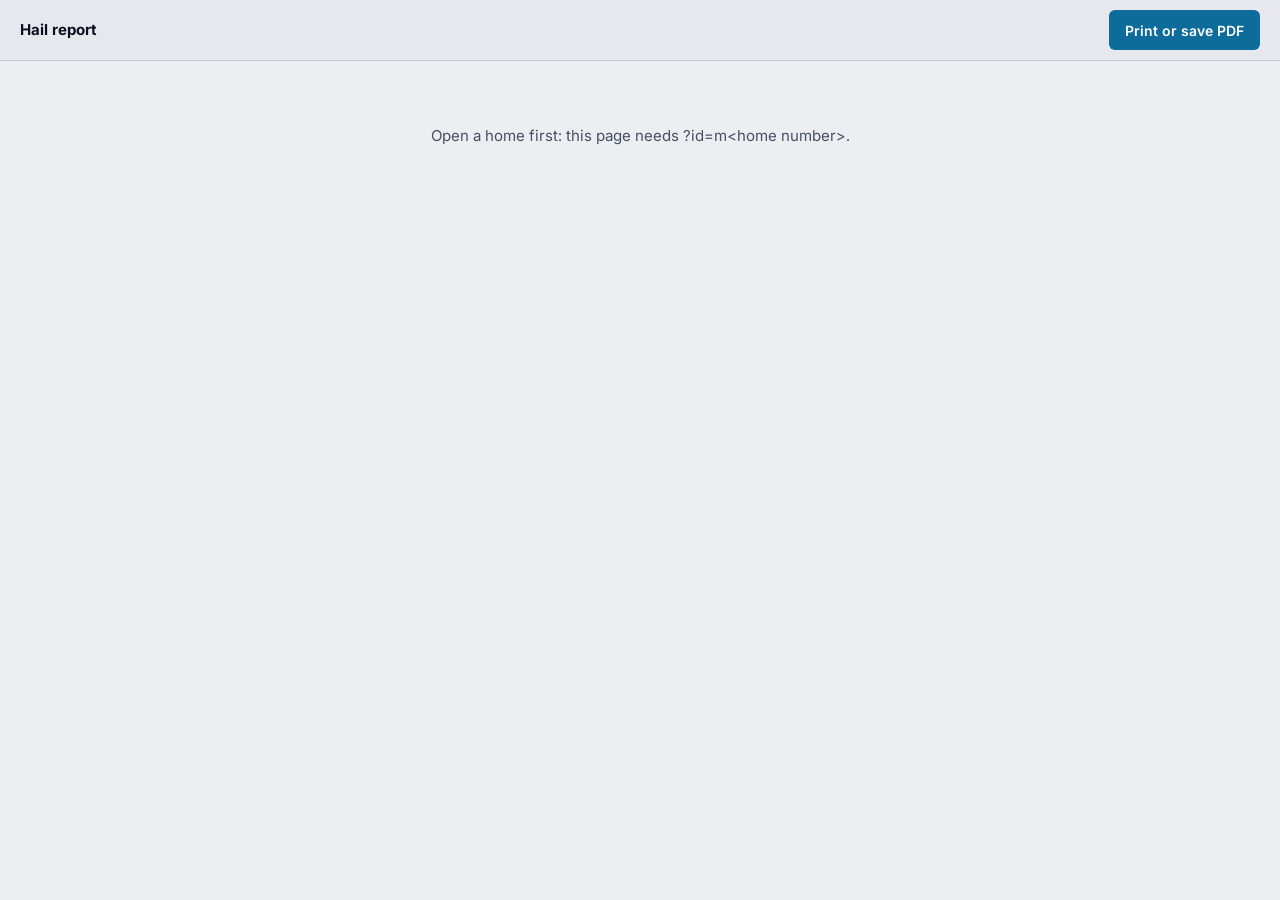
<file: c5-home/hail-report.html>
<!doctype html>
<html lang="en">
<head>
<meta charset="utf-8">
<meta name="viewport" content="width=device-width, initial-scale=1, viewport-fit=cover">
<title>Hail report | Roof Command</title>
<link rel="stylesheet" href="proposal.css">
<style>
/* Hail report (10-19): the proposal's document style plus the storm chart and table */
.hrc{margin:6px 0 4px}
.hrc .bars{position:relative;height:150px;display:flex;align-items:flex-end;border-bottom:1px solid var(--hair)}
.hrc .b{flex:1;height:100%;display:flex;flex-direction:column;justify-content:flex-end;align-items:center;padding:0 4px}
.hrc .b i{display:block;width:100%;max-width:34px;border-radius:3px 3px 0 0;background:var(--panel-3)}
.hrc .b.big i{background:var(--accent)}
.hrc .b em{font-style:normal;font-size:12px;font-weight:700;color:var(--accent-ink);margin-bottom:4px}
.hrc .one{position:absolute;left:0;right:0;border-top:1px dashed rgba(11,16,32,.35)}
.hrc .one b{position:absolute;right:0;top:-18px;font-size:11px;color:var(--muted);background:#fff;padding:0 4px;font-weight:600}
.hrc .lab{display:flex;margin-top:6px}
.hrc .lab span{flex:1;text-align:center;font-size:11px;color:var(--muted);white-space:nowrap}
.t td.big{font-weight:700;color:var(--accent-ink)}
.t td.z{color:var(--muted)}
.mean{display:grid;grid-template-columns:repeat(3,1fr);gap:10px;margin-top:4px}
.mean>div{border:1px solid var(--rule);border-radius:6px;padding:12px 14px;font-size:13.5px;color:var(--ink-2)}
.mean b{display:block;font-size:14px;color:var(--ink);margin-bottom:2px}
.street{display:grid;grid-template-columns:260px minmax(0,1fr);gap:22px;align-items:center}
.street b.n{display:block;font-size:26px;letter-spacing:-.02em}
.street p{font-size:13.5px;color:var(--ink-2);margin-top:4px}
.street ul{list-style:none;margin:12px 0 0;padding:0;display:grid;gap:5px}
.street li{display:flex;align-items:center;gap:8px;font-size:12.5px;color:var(--ink-2)}
.street li i{width:11px;height:11px;border-radius:50%;flex:none;-webkit-print-color-adjust:exact;print-color-adjust:exact}
.street svg circle{-webkit-print-color-adjust:exact;print-color-adjust:exact}
/* visual check (10-23): the storm table got squeezed to a third by the roof table's long permit line; even halves, lines wrap */
.two{grid-template-columns:minmax(0,1fr) minmax(0,1fr)}.two>div{min-width:0}.two .t td{white-space:normal}
@media (max-width:640px){.street{grid-template-columns:1fr}.street #streetMap{max-width:280px}.mean{grid-template-columns:1fr}.hrc .lab span:nth-child(even){visibility:hidden}
  /* phone (10-23): the page scrolled sideways (13 storm labels and the storm table): one column, labels clip inside their bar */
  .two{grid-template-columns:minmax(0,1fr)!important}.two>div{min-width:0}.hrc .lab span{min-width:0;overflow:visible;font-size:10.5px}.t{width:100%}.t td.n{white-space:normal}}
@media print{.hrc .b.big i{-webkit-print-color-adjust:exact;print-color-adjust:exact}}
</style>
</head>
<body>
<!-- Hail report for one address (10-19): every storm on file with the radar hail size at the house (lib/rc-hail.js), roof
     facts from the county record, and how many neighbors took 1 in+ on the same storm. For the homeowner; printed or saved
     as a PDF by the roofer. No owner name, no price, no claim promises. Nothing is sent anywhere. -->
<header class="tools noprint" aria-label="Report tools">
  <div class="tl"><a class="back" id="bBack" hidden>&larr; Back to the home</a><b>Hail report</b></div>
  <button type="button" class="pbtn" id="bPrint">Print or save PDF</button>
</header>

<main class="wrap">
  <p class="loading" id="loading">Reading the radar for every storm on file...</p>
  <article class="doc" id="doc" hidden>
    <header class="dh">
      <div class="brand"><div class="mark" data-r="logo"></div><div><b data-r="name"></b><span data-r="region"></span></div></div>
      <div class="dt"><h1>Hail report</h1><p id="dDate"></p></div>
    </header>
    <section class="addr"><span>Hail history for the home at</span><b id="dAddr"></b></section>

    <section class="blk"><h2>At a glance</h2><div class="kpis" id="kpis"></div></section>
    <section class="blk"><h2>Hail at this house, storm by storm</h2><div class="hrc" id="chart"></div></section>
    <section class="blk" id="streetBlk" hidden><h2 id="streetH">Your street on that storm</h2><div class="street"><div id="streetMap"></div><div id="streetKey"></div></div></section>
    <section class="blk"><div class="two"><div id="tbl"></div><div id="roofBlk"></div></div></section>
    <section class="blk"><h2>What this means</h2><div class="mean" id="mean"></div></section>

    <footer class="fine">
      <p><b>Radar estimate, not a certified weather report.</b> Hail sizes are NOAA MRMS radar estimates (maximum expected size) at this home's location for each storm on file. Hail on the ground can be bigger or smaller than radar shows.</p>
      <p>Only an inspection on the roof shows whether it was damaged. Insurance filing windows differ by policy; the homeowner's policy decides.</p>
      <p id="srcLine"></p>
    </footer>
  </article>
</main>
<script src="../lib/rc-state.js"></script>
<script src="../lib/brand.js"></script>
<script>/* the roofer brands the page (lib/brand.js) */ applyRoofer(rooferKey());</script>
<script src="../lib/st-meta.js"></script>
<script src="../lib/rc-hail.js"></script>
<script src="hail-report.js"></script>
</body>
</html>
</file>
<file: vendor/maplibre-gl@4.7.1/maplibre-gl.css>
.maplibregl-map{font:12px/20px Helvetica Neue,Arial,Helvetica,sans-serif;overflow:hidden;position:relative;-webkit-tap-highlight-color:rgb(0 0 0/0)}.maplibregl-canvas{left:0;position:absolute;top:0}.maplibregl-map:fullscreen{height:100%;width:100%}.maplibregl-ctrl-group button.maplibregl-ctrl-compass{touch-action:none}.maplibregl-canvas-container.maplibregl-interactive,.maplibregl-ctrl-group button.maplibregl-ctrl-compass{cursor:grab;-webkit-user-select:none;-moz-user-select:none;user-select:none}.maplibregl-canvas-container.maplibregl-interactive.maplibregl-track-pointer{cursor:pointer}.maplibregl-canvas-container.maplibregl-interactive:active,.maplibregl-ctrl-group button.maplibregl-ctrl-compass:active{cursor:grabbing}.maplibregl-canvas-container.maplibregl-touch-zoom-rotate,.maplibregl-canvas-container.maplibregl-touch-zoom-rotate .maplibregl-canvas{touch-action:pan-x pan-y}.maplibregl-canvas-container.maplibregl-touch-drag-pan,.maplibregl-canvas-container.maplibregl-touch-drag-pan .maplibregl-canvas{touch-action:pinch-zoom}.maplibregl-canvas-container.maplibregl-touch-zoom-rotate.maplibregl-touch-drag-pan,.maplibregl-canvas-container.maplibregl-touch-zoom-rotate.maplibregl-touch-drag-pan .maplibregl-canvas{touch-action:none}.maplibregl-canvas-container.maplibregl-touch-drag-pan.maplibregl-cooperative-gestures,.maplibregl-canvas-container.maplibregl-touch-drag-pan.maplibregl-cooperative-gestures .maplibregl-canvas{touch-action:pan-x pan-y}.maplibregl-ctrl-bottom-left,.maplibregl-ctrl-bottom-right,.maplibregl-ctrl-top-left,.maplibregl-ctrl-top-right{pointer-events:none;position:absolute;z-index:2}.maplibregl-ctrl-top-left{left:0;top:0}.maplibregl-ctrl-top-right{right:0;top:0}.maplibregl-ctrl-bottom-left{bottom:0;left:0}.maplibregl-ctrl-bottom-right{bottom:0;right:0}.maplibregl-ctrl{clear:both;pointer-events:auto;transform:translate(0)}.maplibregl-ctrl-top-left .maplibregl-ctrl{float:left;margin:10px 0 0 10px}.maplibregl-ctrl-top-right .maplibregl-ctrl{float:right;margin:10px 10px 0 0}.maplibregl-ctrl-bottom-left .maplibregl-ctrl{float:left;margin:0 0 10px 10px}.maplibregl-ctrl-bottom-right .maplibregl-ctrl{float:right;margin:0 10px 10px 0}.maplibregl-ctrl-group{background:#fff;border-radius:4px}.maplibregl-ctrl-group:not(:empty){box-shadow:0 0 0 2px rgba(0,0,0,.1)}@media (forced-colors:active){.maplibregl-ctrl-group:not(:empty){box-shadow:0 0 0 2px ButtonText}}.maplibregl-ctrl-group button{background-color:transparent;border:0;box-sizing:border-box;cursor:pointer;display:block;height:29px;outline:none;padding:0;width:29px}.maplibregl-ctrl-group button+button{border-top:1px solid #ddd}.maplibregl-ctrl button .maplibregl-ctrl-icon{background-position:50%;background-repeat:no-repeat;display:block;height:100%;width:100%}@media (forced-colors:active){.maplibregl-ctrl-icon{background-color:transparent}.maplibregl-ctrl-group button+button{border-top:1px solid ButtonText}}.maplibregl-ctrl button::-moz-focus-inner{border:0;padding:0}.maplibregl-ctrl-attrib-button:focus,.maplibregl-ctrl-group button:focus{box-shadow:0 0 2px 2px #0096ff}.maplibregl-ctrl button:disabled{cursor:not-allowed}.maplibregl-ctrl button:disabled .maplibregl-ctrl-icon{opacity:.25}.maplibregl-ctrl button:not(:disabled):hover{background-color:rgb(0 0 0/5%)}.maplibregl-ctrl-group button:focus:focus-visible{box-shadow:0 0 2px 2px #0096ff}.maplibregl-ctrl-group button:focus:not(:focus-visible){box-shadow:none}.maplibregl-ctrl-group button:focus:first-child{border-radius:4px 4px 0 0}.maplibregl-ctrl-group button:focus:last-child{border-radius:0 0 4px 4px}.maplibregl-ctrl-group button:focus:only-child{border-radius:inherit}.maplibregl-ctrl button.maplibregl-ctrl-zoom-out .maplibregl-ctrl-icon{background-image:url("data:image/svg+xml;charset=utf-8,%3Csvg xmlns='http://www.w3.org/2000/svg' width='29' height='29' fill='%23333' viewBox='0 0 29 29'%3E%3Cpath d='M10 13c-.75 0-1.5.75-1.5 1.5S9.25 16 10 16h9c.75 0 1.5-.75 1.5-1.5S19.75 13 19 13z'/%3E%3C/svg%3E")}.maplibregl-ctrl button.maplibregl-ctrl-zoom-in .maplibregl-ctrl-icon{background-image:url("data:image/svg+xml;charset=utf-8,%3Csvg xmlns='http://www.w3.org/2000/svg' width='29' height='29' fill='%23333' viewBox='0 0 29 29'%3E%3Cpath d='M14.5 8.5c-.75 0-1.5.75-1.5 1.5v3h-3c-.75 0-1.5.75-1.5 1.5S9.25 16 10 16h3v3c0 .75.75 1.5 1.5 1.5S16 19.75 16 19v-3h3c.75 0 1.5-.75 1.5-1.5S19.75 13 19 13h-3v-3c0-.75-.75-1.5-1.5-1.5'/%3E%3C/svg%3E")}@media (forced-colors:active){.maplibregl-ctrl button.maplibregl-ctrl-zoom-out .maplibregl-ctrl-icon{background-image:url("data:image/svg+xml;charset=utf-8,%3Csvg xmlns='http://www.w3.org/2000/svg' width='29' height='29' fill='%23fff' viewBox='0 0 29 29'%3E%3Cpath d='M10 13c-.75 0-1.5.75-1.5 1.5S9.25 16 10 16h9c.75 0 1.5-.75 1.5-1.5S19.75 13 19 13z'/%3E%3C/svg%3E")}.maplibregl-ctrl button.maplibregl-ctrl-zoom-in .maplibregl-ctrl-icon{background-image:url("data:image/svg+xml;charset=utf-8,%3Csvg xmlns='http://www.w3.org/2000/svg' width='29' height='29' fill='%23fff' viewBox='0 0 29 29'%3E%3Cpath d='M14.5 8.5c-.75 0-1.5.75-1.5 1.5v3h-3c-.75 0-1.5.75-1.5 1.5S9.25 16 10 16h3v3c0 .75.75 1.5 1.5 1.5S16 19.75 16 19v-3h3c.75 0 1.5-.75 1.5-1.5S19.75 13 19 13h-3v-3c0-.75-.75-1.5-1.5-1.5'/%3E%3C/svg%3E")}}@media (forced-colors:active) and (prefers-color-scheme:light){.maplibregl-ctrl button.maplibregl-ctrl-zoom-out .maplibregl-ctrl-icon{background-image:url("data:image/svg+xml;charset=utf-8,%3Csvg xmlns='http://www.w3.org/2000/svg' width='29' height='29' viewBox='0 0 29 29'%3E%3Cpath d='M10 13c-.75 0-1.5.75-1.5 1.5S9.25 16 10 16h9c.75 0 1.5-.75 1.5-1.5S19.75 13 19 13z'/%3E%3C/svg%3E")}.maplibregl-ctrl button.maplibregl-ctrl-zoom-in .maplibregl-ctrl-icon{background-image:url("data:image/svg+xml;charset=utf-8,%3Csvg xmlns='http://www.w3.org/2000/svg' width='29' height='29' viewBox='0 0 29 29'%3E%3Cpath d='M14.5 8.5c-.75 0-1.5.75-1.5 1.5v3h-3c-.75 0-1.5.75-1.5 1.5S9.25 16 10 16h3v3c0 .75.75 1.5 1.5 1.5S16 19.75 16 19v-3h3c.75 0 1.5-.75 1.5-1.5S19.75 13 19 13h-3v-3c0-.75-.75-1.5-1.5-1.5'/%3E%3C/svg%3E")}}.maplibregl-ctrl button.maplibregl-ctrl-fullscreen .maplibregl-ctrl-icon{background-image:url("data:image/svg+xml;charset=utf-8,%3Csvg xmlns='http://www.w3.org/2000/svg' width='29' height='29' fill='%23333' viewBox='0 0 29 29'%3E%3Cpath d='M24 16v5.5c0 1.75-.75 2.5-2.5 2.5H16v-1l3-1.5-4-5.5 1-1 5.5 4 1.5-3zM6 16l1.5 3 5.5-4 1 1-4 5.5 3 1.5v1H7.5C5.75 24 5 23.25 5 21.5V16zm7-11v1l-3 1.5 4 5.5-1 1-5.5-4L6 13H5V7.5C5 5.75 5.75 5 7.5 5zm11 2.5c0-1.75-.75-2.5-2.5-2.5H16v1l3 1.5-4 5.5 1 1 5.5-4 1.5 3h1z'/%3E%3C/svg%3E")}.maplibregl-ctrl button.maplibregl-ctrl-shrink .maplibregl-ctrl-icon{background-image:url("data:image/svg+xml;charset=utf-8,%3Csvg xmlns='http://www.w3.org/2000/svg' width='29' height='29' viewBox='0 0 29 29'%3E%3Cpath d='M18.5 16c-1.75 0-2.5.75-2.5 2.5V24h1l1.5-3 5.5 4 1-1-4-5.5 3-1.5v-1zM13 18.5c0-1.75-.75-2.5-2.5-2.5H5v1l3 1.5L4 24l1 1 5.5-4 1.5 3h1zm3-8c0 1.75.75 2.5 2.5 2.5H24v-1l-3-1.5L25 5l-1-1-5.5 4L17 5h-1zM10.5 13c1.75 0 2.5-.75 2.5-2.5V5h-1l-1.5 3L5 4 4 5l4 5.5L5 12v1z'/%3E%3C/svg%3E")}@media (forced-colors:active){.maplibregl-ctrl button.maplibregl-ctrl-fullscreen .maplibregl-ctrl-icon{background-image:url("data:image/svg+xml;charset=utf-8,%3Csvg xmlns='http://www.w3.org/2000/svg' width='29' height='29' fill='%23fff' viewBox='0 0 29 29'%3E%3Cpath d='M24 16v5.5c0 1.75-.75 2.5-2.5 2.5H16v-1l3-1.5-4-5.5 1-1 5.5 4 1.5-3zM6 16l1.5 3 5.5-4 1 1-4 5.5 3 1.5v1H7.5C5.75 24 5 23.25 5 21.5V16zm7-11v1l-3 1.5 4 5.5-1 1-5.5-4L6 13H5V7.5C5 5.75 5.75 5 7.5 5zm11 2.5c0-1.75-.75-2.5-2.5-2.5H16v1l3 1.5-4 5.5 1 1 5.5-4 1.5 3h1z'/%3E%3C/svg%3E")}.maplibregl-ctrl button.maplibregl-ctrl-shrink .maplibregl-ctrl-icon{background-image:url("data:image/svg+xml;charset=utf-8,%3Csvg xmlns='http://www.w3.org/2000/svg' width='29' height='29' fill='%23fff' viewBox='0 0 29 29'%3E%3Cpath d='M18.5 16c-1.75 0-2.5.75-2.5 2.5V24h1l1.5-3 5.5 4 1-1-4-5.5 3-1.5v-1zM13 18.5c0-1.75-.75-2.5-2.5-2.5H5v1l3 1.5L4 24l1 1 5.5-4 1.5 3h1zm3-8c0 1.75.75 2.5 2.5 2.5H24v-1l-3-1.5L25 5l-1-1-5.5 4L17 5h-1zM10.5 13c1.75 0 2.5-.75 2.5-2.5V5h-1l-1.5 3L5 4 4 5l4 5.5L5 12v1z'/%3E%3C/svg%3E")}}@media (forced-colors:active) and (prefers-color-scheme:light){.maplibregl-ctrl button.maplibregl-ctrl-fullscreen .maplibregl-ctrl-icon{background-image:url("data:image/svg+xml;charset=utf-8,%3Csvg xmlns='http://www.w3.org/2000/svg' width='29' height='29' viewBox='0 0 29 29'%3E%3Cpath d='M24 16v5.5c0 1.75-.75 2.5-2.5 2.5H16v-1l3-1.5-4-5.5 1-1 5.5 4 1.5-3zM6 16l1.5 3 5.5-4 1 1-4 5.5 3 1.5v1H7.5C5.75 24 5 23.25 5 21.5V16zm7-11v1l-3 1.5 4 5.5-1 1-5.5-4L6 13H5V7.5C5 5.75 5.75 5 7.5 5zm11 2.5c0-1.75-.75-2.5-2.5-2.5H16v1l3 1.5-4 5.5 1 1 5.5-4 1.5 3h1z'/%3E%3C/svg%3E")}.maplibregl-ctrl button.maplibregl-ctrl-shrink .maplibregl-ctrl-icon{background-image:url("data:image/svg+xml;charset=utf-8,%3Csvg xmlns='http://www.w3.org/2000/svg' width='29' height='29' viewBox='0 0 29 29'%3E%3Cpath d='M18.5 16c-1.75 0-2.5.75-2.5 2.5V24h1l1.5-3 5.5 4 1-1-4-5.5 3-1.5v-1zM13 18.5c0-1.75-.75-2.5-2.5-2.5H5v1l3 1.5L4 24l1 1 5.5-4 1.5 3h1zm3-8c0 1.75.75 2.5 2.5 2.5H24v-1l-3-1.5L25 5l-1-1-5.5 4L17 5h-1zM10.5 13c1.75 0 2.5-.75 2.5-2.5V5h-1l-1.5 3L5 4 4 5l4 5.5L5 12v1z'/%3E%3C/svg%3E")}}.maplibregl-ctrl button.maplibregl-ctrl-compass .maplibregl-ctrl-icon{background-image:url("data:image/svg+xml;charset=utf-8,%3Csvg xmlns='http://www.w3.org/2000/svg' width='29' height='29' fill='%23333' viewBox='0 0 29 29'%3E%3Cpath d='m10.5 14 4-8 4 8z'/%3E%3Cpath fill='%23ccc' d='m10.5 16 4 8 4-8z'/%3E%3C/svg%3E")}@media (forced-colors:active){.maplibregl-ctrl button.maplibregl-ctrl-compass .maplibregl-ctrl-icon{background-image:url("data:image/svg+xml;charset=utf-8,%3Csvg xmlns='http://www.w3.org/2000/svg' width='29' height='29' fill='%23fff' viewBox='0 0 29 29'%3E%3Cpath d='m10.5 14 4-8 4 8z'/%3E%3Cpath fill='%23ccc' d='m10.5 16 4 8 4-8z'/%3E%3C/svg%3E")}}@media (forced-colors:active) and (prefers-color-scheme:light){.maplibregl-ctrl button.maplibregl-ctrl-compass .maplibregl-ctrl-icon{background-image:url("data:image/svg+xml;charset=utf-8,%3Csvg xmlns='http://www.w3.org/2000/svg' width='29' height='29' viewBox='0 0 29 29'%3E%3Cpath d='m10.5 14 4-8 4 8z'/%3E%3Cpath fill='%23ccc' d='m10.5 16 4 8 4-8z'/%3E%3C/svg%3E")}}.maplibregl-ctrl button.maplibregl-ctrl-terrain .maplibregl-ctrl-icon{background-image:url("data:image/svg+xml;charset=utf-8,%3Csvg xmlns='http://www.w3.org/2000/svg' width='22' height='22' fill='%23333' viewBox='0 0 22 22'%3E%3Cpath d='m1.754 13.406 4.453-4.851 3.09 3.09 3.281 3.277.969-.969-3.309-3.312 3.844-4.121 6.148 6.886h1.082v-.855l-7.207-8.07-4.84 5.187L6.169 6.57l-5.48 5.965v.871ZM.688 16.844h20.625v1.375H.688Zm0 0'/%3E%3C/svg%3E")}.maplibregl-ctrl button.maplibregl-ctrl-terrain-enabled .maplibregl-ctrl-icon{background-image:url("data:image/svg+xml;charset=utf-8,%3Csvg xmlns='http://www.w3.org/2000/svg' width='22' height='22' fill='%2333b5e5' viewBox='0 0 22 22'%3E%3Cpath d='m1.754 13.406 4.453-4.851 3.09 3.09 3.281 3.277.969-.969-3.309-3.312 3.844-4.121 6.148 6.886h1.082v-.855l-7.207-8.07-4.84 5.187L6.169 6.57l-5.48 5.965v.871ZM.688 16.844h20.625v1.375H.688Zm0 0'/%3E%3C/svg%3E")}.maplibregl-ctrl button.maplibregl-ctrl-geolocate .maplibregl-ctrl-icon{background-image:url("data:image/svg+xml;charset=utf-8,%3Csvg xmlns='http://www.w3.org/2000/svg' width='29' height='29' fill='%23333' viewBox='0 0 20 20'%3E%3Cpath d='M10 4C9 4 9 5 9 5v.1A5 5 0 0 0 5.1 9H5s-1 0-1 1 1 1 1 1h.1A5 5 0 0 0 9 14.9v.1s0 1 1 1 1-1 1-1v-.1a5 5 0 0 0 3.9-3.9h.1s1 0 1-1-1-1-1-1h-.1A5 5 0 0 0 11 5.1V5s0-1-1-1m0 2.5a3.5 3.5 0 1 1 0 7 3.5 3.5 0 1 1 0-7'/%3E%3Ccircle cx='10' cy='10' r='2'/%3E%3C/svg%3E")}.maplibregl-ctrl button.maplibregl-ctrl-geolocate:disabled .maplibregl-ctrl-icon{background-image:url("data:image/svg+xml;charset=utf-8,%3Csvg xmlns='http://www.w3.org/2000/svg' width='29' height='29' fill='%23aaa' viewBox='0 0 20 20'%3E%3Cpath d='M10 4C9 4 9 5 9 5v.1A5 5 0 0 0 5.1 9H5s-1 0-1 1 1 1 1 1h.1A5 5 0 0 0 9 14.9v.1s0 1 1 1 1-1 1-1v-.1a5 5 0 0 0 3.9-3.9h.1s1 0 1-1-1-1-1-1h-.1A5 5 0 0 0 11 5.1V5s0-1-1-1m0 2.5a3.5 3.5 0 1 1 0 7 3.5 3.5 0 1 1 0-7'/%3E%3Ccircle cx='10' cy='10' r='2'/%3E%3Cpath fill='red' d='m14 5 1 1-9 9-1-1z'/%3E%3C/svg%3E")}.maplibregl-ctrl button.maplibregl-ctrl-geolocate.maplibregl-ctrl-geolocate-active .maplibregl-ctrl-icon{background-image:url("data:image/svg+xml;charset=utf-8,%3Csvg xmlns='http://www.w3.org/2000/svg' width='29' height='29' fill='%2333b5e5' viewBox='0 0 20 20'%3E%3Cpath d='M10 4C9 4 9 5 9 5v.1A5 5 0 0 0 5.1 9H5s-1 0-1 1 1 1 1 1h.1A5 5 0 0 0 9 14.9v.1s0 1 1 1 1-1 1-1v-.1a5 5 0 0 0 3.9-3.9h.1s1 0 1-1-1-1-1-1h-.1A5 5 0 0 0 11 5.1V5s0-1-1-1m0 2.5a3.5 3.5 0 1 1 0 7 3.5 3.5 0 1 1 0-7'/%3E%3Ccircle cx='10' cy='10' r='2'/%3E%3C/svg%3E")}.maplibregl-ctrl button.maplibregl-ctrl-geolocate.maplibregl-ctrl-geolocate-active-error .maplibregl-ctrl-icon{background-image:url("data:image/svg+xml;charset=utf-8,%3Csvg xmlns='http://www.w3.org/2000/svg' width='29' height='29' fill='%23e58978' viewBox='0 0 20 20'%3E%3Cpath d='M10 4C9 4 9 5 9 5v.1A5 5 0 0 0 5.1 9H5s-1 0-1 1 1 1 1 1h.1A5 5 0 0 0 9 14.9v.1s0 1 1 1 1-1 1-1v-.1a5 5 0 0 0 3.9-3.9h.1s1 0 1-1-1-1-1-1h-.1A5 5 0 0 0 11 5.1V5s0-1-1-1m0 2.5a3.5 3.5 0 1 1 0 7 3.5 3.5 0 1 1 0-7'/%3E%3Ccircle cx='10' cy='10' r='2'/%3E%3C/svg%3E")}.maplibregl-ctrl button.maplibregl-ctrl-geolocate.maplibregl-ctrl-geolocate-background .maplibregl-ctrl-icon{background-image:url("data:image/svg+xml;charset=utf-8,%3Csvg xmlns='http://www.w3.org/2000/svg' width='29' height='29' fill='%2333b5e5' viewBox='0 0 20 20'%3E%3Cpath d='M10 4C9 4 9 5 9 5v.1A5 5 0 0 0 5.1 9H5s-1 0-1 1 1 1 1 1h.1A5 5 0 0 0 9 14.9v.1s0 1 1 1 1-1 1-1v-.1a5 5 0 0 0 3.9-3.9h.1s1 0 1-1-1-1-1-1h-.1A5 5 0 0 0 11 5.1V5s0-1-1-1m0 2.5a3.5 3.5 0 1 1 0 7 3.5 3.5 0 1 1 0-7'/%3E%3C/svg%3E")}.maplibregl-ctrl button.maplibregl-ctrl-geolocate.maplibregl-ctrl-geolocate-background-error .maplibregl-ctrl-icon{background-image:url("data:image/svg+xml;charset=utf-8,%3Csvg xmlns='http://www.w3.org/2000/svg' width='29' height='29' fill='%23e54e33' viewBox='0 0 20 20'%3E%3Cpath d='M10 4C9 4 9 5 9 5v.1A5 5 0 0 0 5.1 9H5s-1 0-1 1 1 1 1 1h.1A5 5 0 0 0 9 14.9v.1s0 1 1 1 1-1 1-1v-.1a5 5 0 0 0 3.9-3.9h.1s1 0 1-1-1-1-1-1h-.1A5 5 0 0 0 11 5.1V5s0-1-1-1m0 2.5a3.5 3.5 0 1 1 0 7 3.5 3.5 0 1 1 0-7'/%3E%3C/svg%3E")}.maplibregl-ctrl button.maplibregl-ctrl-geolocate.maplibregl-ctrl-geolocate-waiting .maplibregl-ctrl-icon{animation:maplibregl-spin 2s linear infinite}@media (forced-colors:active){.maplibregl-ctrl button.maplibregl-ctrl-geolocate .maplibregl-ctrl-icon{background-image:url("data:image/svg+xml;charset=utf-8,%3Csvg xmlns='http://www.w3.org/2000/svg' width='29' height='29' fill='%23fff' viewBox='0 0 20 20'%3E%3Cpath d='M10 4C9 4 9 5 9 5v.1A5 5 0 0 0 5.1 9H5s-1 0-1 1 1 1 1 1h.1A5 5 0 0 0 9 14.9v.1s0 1 1 1 1-1 1-1v-.1a5 5 0 0 0 3.9-3.9h.1s1 0 1-1-1-1-1-1h-.1A5 5 0 0 0 11 5.1V5s0-1-1-1m0 2.5a3.5 3.5 0 1 1 0 7 3.5 3.5 0 1 1 0-7'/%3E%3Ccircle cx='10' cy='10' r='2'/%3E%3C/svg%3E")}.maplibregl-ctrl button.maplibregl-ctrl-geolocate:disabled .maplibregl-ctrl-icon{background-image:url("data:image/svg+xml;charset=utf-8,%3Csvg xmlns='http://www.w3.org/2000/svg' width='29' height='29' fill='%23999' viewBox='0 0 20 20'%3E%3Cpath d='M10 4C9 4 9 5 9 5v.1A5 5 0 0 0 5.1 9H5s-1 0-1 1 1 1 1 1h.1A5 5 0 0 0 9 14.9v.1s0 1 1 1 1-1 1-1v-.1a5 5 0 0 0 3.9-3.9h.1s1 0 1-1-1-1-1-1h-.1A5 5 0 0 0 11 5.1V5s0-1-1-1m0 2.5a3.5 3.5 0 1 1 0 7 3.5 3.5 0 1 1 0-7'/%3E%3Ccircle cx='10' cy='10' r='2'/%3E%3Cpath fill='red' d='m14 5 1 1-9 9-1-1z'/%3E%3C/svg%3E")}.maplibregl-ctrl button.maplibregl-ctrl-geolocate.maplibregl-ctrl-geolocate-active .maplibregl-ctrl-icon{background-image:url("data:image/svg+xml;charset=utf-8,%3Csvg xmlns='http://www.w3.org/2000/svg' width='29' height='29' fill='%2333b5e5' viewBox='0 0 20 20'%3E%3Cpath d='M10 4C9 4 9 5 9 5v.1A5 5 0 0 0 5.1 9H5s-1 0-1 1 1 1 1 1h.1A5 5 0 0 0 9 14.9v.1s0 1 1 1 1-1 1-1v-.1a5 5 0 0 0 3.9-3.9h.1s1 0 1-1-1-1-1-1h-.1A5 5 0 0 0 11 5.1V5s0-1-1-1m0 2.5a3.5 3.5 0 1 1 0 7 3.5 3.5 0 1 1 0-7'/%3E%3Ccircle cx='10' cy='10' r='2'/%3E%3C/svg%3E")}.maplibregl-ctrl button.maplibregl-ctrl-geolocate.maplibregl-ctrl-geolocate-active-error .maplibregl-ctrl-icon{background-image:url("data:image/svg+xml;charset=utf-8,%3Csvg xmlns='http://www.w3.org/2000/svg' width='29' height='29' fill='%23e58978' viewBox='0 0 20 20'%3E%3Cpath d='M10 4C9 4 9 5 9 5v.1A5 5 0 0 0 5.1 9H5s-1 0-1 1 1 1 1 1h.1A5 5 0 0 0 9 14.9v.1s0 1 1 1 1-1 1-1v-.1a5 5 0 0 0 3.9-3.9h.1s1 0 1-1-1-1-1-1h-.1A5 5 0 0 0 11 5.1V5s0-1-1-1m0 2.5a3.5 3.5 0 1 1 0 7 3.5 3.5 0 1 1 0-7'/%3E%3Ccircle cx='10' cy='10' r='2'/%3E%3C/svg%3E")}.maplibregl-ctrl button.maplibregl-ctrl-geolocate.maplibregl-ctrl-geolocate-background .maplibregl-ctrl-icon{background-image:url("data:image/svg+xml;charset=utf-8,%3Csvg xmlns='http://www.w3.org/2000/svg' width='29' height='29' fill='%2333b5e5' viewBox='0 0 20 20'%3E%3Cpath d='M10 4C9 4 9 5 9 5v.1A5 5 0 0 0 5.1 9H5s-1 0-1 1 1 1 1 1h.1A5 5 0 0 0 9 14.9v.1s0 1 1 1 1-1 1-1v-.1a5 5 0 0 0 3.9-3.9h.1s1 0 1-1-1-1-1-1h-.1A5 5 0 0 0 11 5.1V5s0-1-1-1m0 2.5a3.5 3.5 0 1 1 0 7 3.5 3.5 0 1 1 0-7'/%3E%3C/svg%3E")}.maplibregl-ctrl button.maplibregl-ctrl-geolocate.maplibregl-ctrl-geolocate-background-error .maplibregl-ctrl-icon{background-image:url("data:image/svg+xml;charset=utf-8,%3Csvg xmlns='http://www.w3.org/2000/svg' width='29' height='29' fill='%23e54e33' viewBox='0 0 20 20'%3E%3Cpath d='M10 4C9 4 9 5 9 5v.1A5 5 0 0 0 5.1 9H5s-1 0-1 1 1 1 1 1h.1A5 5 0 0 0 9 14.9v.1s0 1 1 1 1-1 1-1v-.1a5 5 0 0 0 3.9-3.9h.1s1 0 1-1-1-1-1-1h-.1A5 5 0 0 0 11 5.1V5s0-1-1-1m0 2.5a3.5 3.5 0 1 1 0 7 3.5 3.5 0 1 1 0-7'/%3E%3C/svg%3E")}}@media (forced-colors:active) and (prefers-color-scheme:light){.maplibregl-ctrl button.maplibregl-ctrl-geolocate .maplibregl-ctrl-icon{background-image:url("data:image/svg+xml;charset=utf-8,%3Csvg xmlns='http://www.w3.org/2000/svg' width='29' height='29' viewBox='0 0 20 20'%3E%3Cpath d='M10 4C9 4 9 5 9 5v.1A5 5 0 0 0 5.1 9H5s-1 0-1 1 1 1 1 1h.1A5 5 0 0 0 9 14.9v.1s0 1 1 1 1-1 1-1v-.1a5 5 0 0 0 3.9-3.9h.1s1 0 1-1-1-1-1-1h-.1A5 5 0 0 0 11 5.1V5s0-1-1-1m0 2.5a3.5 3.5 0 1 1 0 7 3.5 3.5 0 1 1 0-7'/%3E%3Ccircle cx='10' cy='10' r='2'/%3E%3C/svg%3E")}.maplibregl-ctrl button.maplibregl-ctrl-geolocate:disabled .maplibregl-ctrl-icon{background-image:url("data:image/svg+xml;charset=utf-8,%3Csvg xmlns='http://www.w3.org/2000/svg' width='29' height='29' fill='%23666' viewBox='0 0 20 20'%3E%3Cpath d='M10 4C9 4 9 5 9 5v.1A5 5 0 0 0 5.1 9H5s-1 0-1 1 1 1 1 1h.1A5 5 0 0 0 9 14.9v.1s0 1 1 1 1-1 1-1v-.1a5 5 0 0 0 3.9-3.9h.1s1 0 1-1-1-1-1-1h-.1A5 5 0 0 0 11 5.1V5s0-1-1-1m0 2.5a3.5 3.5 0 1 1 0 7 3.5 3.5 0 1 1 0-7'/%3E%3Ccircle cx='10' cy='10' r='2'/%3E%3Cpath fill='red' d='m14 5 1 1-9 9-1-1z'/%3E%3C/svg%3E")}}@keyframes maplibregl-spin{0%{transform:rotate(0deg)}to{transform:rotate(1turn)}}a.maplibregl-ctrl-logo{background-image:url("data:image/svg+xml;charset=utf-8,%3Csvg xmlns='http://www.w3.org/2000/svg' width='88' height='23' fill='none'%3E%3Cpath fill='%23000' fill-opacity='.4' fill-rule='evenodd' d='M17.408 16.796h-1.827l2.501-12.095h.198l3.324 6.533.988 2.19.988-2.19 3.258-6.533h.181l2.6 12.095h-1.81l-1.218-5.644-.362-1.71-.658 1.71-2.929 5.644h-.098l-2.914-5.644-.757-1.71-.345 1.71zm1.958-3.42-.726 3.663a1.255 1.255 0 0 1-1.232 1.011h-1.827a1.255 1.255 0 0 1-1.229-1.509l2.501-12.095a1.255 1.255 0 0 1 1.23-1.001h.197a1.25 1.25 0 0 1 1.12.685l3.19 6.273 3.125-6.263a1.25 1.25 0 0 1 1.123-.695h.181a1.255 1.255 0 0 1 1.227.991l1.443 6.71a5 5 0 0 1 .314-.787l.009-.016a4.6 4.6 0 0 1 1.777-1.887c.782-.46 1.668-.667 2.611-.667a4.6 4.6 0 0 1 1.7.32l.306.134c.21-.16.474-.256.759-.256h1.694a1.255 1.255 0 0 1 1.212.925 1.255 1.255 0 0 1 1.212-.925h1.711c.284 0 .545.094.755.252.613-.3 1.312-.45 2.075-.45 1.356 0 2.557.445 3.482 1.4q.47.48.763 1.064V4.701a1.255 1.255 0 0 1 1.255-1.255h1.86A1.255 1.255 0 0 1 54.44 4.7v9.194h2.217c.19 0 .37.043.532.118v-4.77c0-.356.147-.678.385-.906a2.42 2.42 0 0 1-.682-1.71c0-.665.267-1.253.735-1.7a2.45 2.45 0 0 1 1.722-.674 2.43 2.43 0 0 1 1.705.675q.318.302.504.683V4.7a1.255 1.255 0 0 1 1.255-1.255h1.744A1.255 1.255 0 0 1 65.812 4.7v3.335a4.8 4.8 0 0 1 1.526-.246c.938 0 1.817.214 2.59.69a4.47 4.47 0 0 1 1.67 1.743v-.98a1.255 1.255 0 0 1 1.256-1.256h1.777c.233 0 .451.064.639.174a3.4 3.4 0 0 1 1.567-.372c.346 0 .861.02 1.285.232a1.25 1.25 0 0 1 .689 1.004 4.7 4.7 0 0 1 .853-.588c.795-.44 1.675-.647 2.61-.647 1.385 0 2.65.39 3.525 1.396.836.938 1.168 2.173 1.168 3.528q-.001.515-.056 1.051a1.255 1.255 0 0 1-.947 1.09l.408.952a1.255 1.255 0 0 1-.477 1.552c-.418.268-.92.463-1.458.612-.613.171-1.304.244-2.049.244-1.06 0-2.043-.207-2.886-.698l-.015-.008c-.798-.48-1.419-1.135-1.818-1.963l-.004-.008a5.8 5.8 0 0 1-.548-2.512q0-.429.053-.843a1.3 1.3 0 0 1-.333-.086l-.166-.004c-.223 0-.426.062-.643.228-.03.024-.142.139-.142.59v3.883a1.255 1.255 0 0 1-1.256 1.256h-1.777a1.255 1.255 0 0 1-1.256-1.256V15.69l-.032.057a4.8 4.8 0 0 1-1.86 1.833 5.04 5.04 0 0 1-2.484.634 4.5 4.5 0 0 1-1.935-.424 1.25 1.25 0 0 1-.764.258h-1.71a1.255 1.255 0 0 1-1.256-1.255V7.687a2.4 2.4 0 0 1-.428.625c.253.23.412.561.412.93v7.553a1.255 1.255 0 0 1-1.256 1.255h-1.843a1.25 1.25 0 0 1-.894-.373c-.228.23-.544.373-.894.373H51.32a1.255 1.255 0 0 1-1.256-1.255v-1.251l-.061.117a4.7 4.7 0 0 1-1.782 1.884 4.77 4.77 0 0 1-2.485.67 5.6 5.6 0 0 1-1.485-.188l.009 2.764a1.255 1.255 0 0 1-1.255 1.259h-1.729a1.255 1.255 0 0 1-1.255-1.255v-3.537a1.255 1.255 0 0 1-1.167.793h-1.679a1.25 1.25 0 0 1-.77-.263 4.5 4.5 0 0 1-1.945.429c-.885 0-1.724-.21-2.495-.632l-.017-.01a5 5 0 0 1-1.081-.836 1.255 1.255 0 0 1-1.254 1.312h-1.81a1.255 1.255 0 0 1-1.228-.99l-.782-3.625-2.044 3.939a1.25 1.25 0 0 1-1.115.676h-.098a1.25 1.25 0 0 1-1.116-.68l-2.061-3.994zM35.92 16.63l.207-.114.223-.15q.493-.356.735-.785l.061-.118.033 1.332h1.678V9.242h-1.694l-.033 1.267q-.133-.329-.526-.658l-.032-.028a3.2 3.2 0 0 0-.668-.428l-.27-.12a3.3 3.3 0 0 0-1.235-.23q-1.136-.001-1.974.493a3.36 3.36 0 0 0-1.3 1.382q-.445.89-.444 2.074 0 1.2.51 2.107a3.8 3.8 0 0 0 1.382 1.381 3.9 3.9 0 0 0 1.893.477q.795 0 1.455-.33zm-2.789-5.38q-.576.675-.575 1.762 0 1.102.559 1.794.576.675 1.645.675a2.25 2.25 0 0 0 .934-.19 2.2 2.2 0 0 0 .468-.29l.178-.161a2.2 2.2 0 0 0 .397-.561q.244-.5.244-1.15v-.115q0-.708-.296-1.267l-.043-.077a2.2 2.2 0 0 0-.633-.709l-.13-.086-.047-.028a2.1 2.1 0 0 0-1.073-.285q-1.052 0-1.629.692zm2.316 2.706c.163-.17.28-.407.28-.83v-.114c0-.292-.06-.508-.15-.68a.96.96 0 0 0-.353-.389.85.85 0 0 0-.464-.127c-.4 0-.56.114-.664.239l-.01.012c-.148.174-.275.45-.275.945 0 .506.122.801.27.99.097.11.266.224.68.224.303 0 .504-.09.687-.269zm7.545 1.705a2.6 2.6 0 0 0 .331.423q.319.33.755.548l.173.074q.65.255 1.49.255 1.02 0 1.844-.493a3.45 3.45 0 0 0 1.316-1.4q.493-.904.493-2.089 0-1.909-.988-2.913-.988-1.02-2.584-1.02-.898 0-1.575.347a3 3 0 0 0-.415.262l-.199.166a3.4 3.4 0 0 0-.64.82V9.242h-1.712v11.553h1.729l-.017-5.134zm.53-1.138q.206.29.48.5l.155.11.053.034q.51.296 1.119.297 1.07 0 1.645-.675.577-.69.576-1.762 0-1.119-.576-1.777-.558-.675-1.645-.675-.435 0-.835.16a2 2 0 0 0-.284.136 2 2 0 0 0-.363.254 2.2 2.2 0 0 0-.46.569l-.082.162a2.6 2.6 0 0 0-.213 1.072v.115q0 .707.296 1.267l.135.211zm.964-.818a1.1 1.1 0 0 0 .367.385.94.94 0 0 0 .476.118c.423 0 .59-.117.687-.23.159-.194.28-.478.28-.95 0-.53-.133-.8-.266-.952l-.021-.025c-.078-.094-.231-.221-.68-.221a1 1 0 0 0-.503.135l-.012.007a.86.86 0 0 0-.335.343c-.073.133-.132.324-.132.614v.115a1.4 1.4 0 0 0 .14.66zm15.7-6.222q.347-.346.346-.856a1.05 1.05 0 0 0-.345-.79 1.18 1.18 0 0 0-.84-.329q-.51 0-.855.33a1.05 1.05 0 0 0-.346.79q0 .51.346.855.345.346.856.346.51 0 .839-.346zm4.337 9.314.033-1.332q.191.403.59.747l.098.081a4 4 0 0 0 .316.224l.223.122a3.2 3.2 0 0 0 1.44.322 3.8 3.8 0 0 0 1.875-.477 3.5 3.5 0 0 0 1.382-1.366q.527-.89.526-2.09 0-1.184-.444-2.073a3.24 3.24 0 0 0-1.283-1.399q-.823-.51-1.942-.51a3.5 3.5 0 0 0-1.527.344l-.086.043-.165.09a3 3 0 0 0-.33.214q-.432.315-.656.707a2 2 0 0 0-.099.198l.082-1.283V4.701h-1.744v12.095zm.473-2.509a2.5 2.5 0 0 0 .566.7q.117.098.245.18l.144.08a2.1 2.1 0 0 0 .975.232q1.07 0 1.645-.675.576-.69.576-1.778 0-1.102-.576-1.777-.56-.691-1.645-.692a2.2 2.2 0 0 0-1.015.235q-.22.113-.415.282l-.15.142a2.1 2.1 0 0 0-.42.594q-.223.479-.223 1.1v.115q0 .705.293 1.26zm2.616-.293c.157-.191.28-.479.28-.967 0-.51-.13-.79-.276-.961l-.021-.026c-.082-.1-.232-.225-.67-.225a.87.87 0 0 0-.681.279l-.012.011c-.154.155-.274.38-.274.807v.115c0 .285.057.499.144.669a1.1 1.1 0 0 0 .367.405c.137.082.28.123.455.123.423 0 .59-.118.686-.23zm8.266-3.013q.345-.13.724-.14l.069-.002q.493 0 .642.099l.247-1.794q-.196-.099-.717-.099a2.3 2.3 0 0 0-.545.063 2 2 0 0 0-.411.148 2.2 2.2 0 0 0-.4.249 2.5 2.5 0 0 0-.485.499 2.7 2.7 0 0 0-.32.581l-.05.137v-1.48h-1.778v7.553h1.777v-3.884q0-.546.159-.943a1.5 1.5 0 0 1 .466-.636 2.5 2.5 0 0 1 .399-.253 2 2 0 0 1 .224-.099zm9.784 2.656.05-.922q0-1.743-.856-2.698-.838-.97-2.584-.97-1.119-.001-2.007.493a3.46 3.46 0 0 0-1.4 1.382q-.493.906-.493 2.106 0 1.07.428 1.975.428.89 1.332 1.432.906.526 2.255.526.973 0 1.668-.185l.044-.012.135-.04q.613-.184.984-.421l-.542-1.267q-.3.162-.642.274l-.297.087q-.51.131-1.3.131-.954 0-1.497-.444a1.6 1.6 0 0 1-.192-.193q-.366-.44-.512-1.234l-.004-.021zm-5.427-1.256-.003.022h3.752v-.138q-.011-.727-.288-1.118a1 1 0 0 0-.156-.176q-.46-.428-1.316-.428-.986 0-1.494.604-.379.45-.494 1.234zm-27.053 2.77V4.7h-1.86v12.095h5.333V15.15zm7.103-5.908v7.553h-1.843V9.242h1.843z'/%3E%3Cpath fill='%23fff' d='m19.63 11.151-.757-1.71-.345 1.71-1.12 5.644h-1.827L18.083 4.7h.197l3.325 6.533.988 2.19.988-2.19L26.839 4.7h.181l2.6 12.095h-1.81l-1.218-5.644-.362-1.71-.658 1.71-2.93 5.644h-.098l-2.913-5.644zm14.836 5.81q-1.02 0-1.893-.478a3.8 3.8 0 0 1-1.381-1.382q-.51-.906-.51-2.106 0-1.185.444-2.074a3.36 3.36 0 0 1 1.3-1.382q.839-.494 1.974-.494a3.3 3.3 0 0 1 1.234.231 3.3 3.3 0 0 1 .97.575q.396.33.527.659l.033-1.267h1.694v7.553H37.18l-.033-1.332q-.279.593-1.02 1.053a3.17 3.17 0 0 1-1.662.444zm.296-1.482q.938 0 1.58-.642.642-.66.642-1.711v-.115q0-.708-.296-1.267a2.2 2.2 0 0 0-.807-.872 2.1 2.1 0 0 0-1.119-.313q-1.053 0-1.629.692-.575.675-.575 1.76 0 1.103.559 1.795.577.675 1.645.675zm6.521-6.237h1.711v1.4q.906-1.597 2.83-1.597 1.596 0 2.584 1.02.988 1.005.988 2.914 0 1.185-.493 2.09a3.46 3.46 0 0 1-1.316 1.399 3.5 3.5 0 0 1-1.844.493q-.954 0-1.662-.329a2.67 2.67 0 0 1-1.086-.97l.017 5.134h-1.728zm4.048 6.22q1.07 0 1.645-.674.577-.69.576-1.762 0-1.119-.576-1.777-.558-.675-1.645-.675-.592 0-1.12.296-.51.28-.822.823-.296.527-.296 1.234v.115q0 .708.296 1.267.313.543.823.855.51.296 1.119.297z'/%3E%3Cpath fill='%23e1e3e9' d='M51.325 4.7h1.86v10.45h3.473v1.646h-5.333zm7.12 4.542h1.843v7.553h-1.843zm.905-1.415a1.16 1.16 0 0 1-.856-.346 1.17 1.17 0 0 1-.346-.856 1.05 1.05 0 0 1 .346-.79q.346-.329.856-.329.494 0 .839.33a1.05 1.05 0 0 1 .345.79 1.16 1.16 0 0 1-.345.855q-.33.346-.84.346zm7.875 9.133a3.17 3.17 0 0 1-1.662-.444q-.723-.46-1.004-1.053l-.033 1.332h-1.71V4.701h1.743v4.657l-.082 1.283q.279-.658 1.086-1.119a3.5 3.5 0 0 1 1.778-.477q1.119 0 1.942.51a3.24 3.24 0 0 1 1.283 1.4q.445.888.444 2.072 0 1.201-.526 2.09a3.5 3.5 0 0 1-1.382 1.366 3.8 3.8 0 0 1-1.876.477zm-.296-1.481q1.069 0 1.645-.675.577-.69.577-1.778 0-1.102-.577-1.776-.56-.691-1.645-.692a2.12 2.12 0 0 0-1.58.659q-.642.641-.642 1.694v.115q0 .71.296 1.267a2.4 2.4 0 0 0 .807.872 2.1 2.1 0 0 0 1.119.313zm5.927-6.237h1.777v1.481q.263-.757.856-1.217a2.14 2.14 0 0 1 1.349-.46q.527 0 .724.098l-.247 1.794q-.149-.099-.642-.099-.774 0-1.416.494-.626.493-.626 1.58v3.883h-1.777V9.242zm9.534 7.718q-1.35 0-2.255-.526-.904-.543-1.332-1.432a4.6 4.6 0 0 1-.428-1.975q0-1.2.493-2.106a3.46 3.46 0 0 1 1.4-1.382q.889-.495 2.007-.494 1.744 0 2.584.97.855.956.856 2.7 0 .444-.05.92h-5.43q.18 1.005.708 1.45.542.443 1.497.443.79 0 1.3-.131a4 4 0 0 0 .938-.362l.542 1.267q-.411.263-1.119.46-.708.198-1.711.197zm1.596-4.558q.016-1.02-.444-1.432-.46-.428-1.316-.428-1.728 0-1.991 1.86z'/%3E%3Cpath d='M5.074 15.948a.484.657 0 0 0-.486.659v1.84a.484.657 0 0 0 .486.659h4.101a.484.657 0 0 0 .486-.659v-1.84a.484.657 0 0 0-.486-.659zm3.56 1.16H5.617v.838h3.017z' style='fill:%23fff;fill-rule:evenodd;stroke-width:1.03600001'/%3E%3Cg style='stroke-width:1.12603545'%3E%3Cpath d='M-9.408-1.416c-3.833-.025-7.056 2.912-7.08 6.615-.02 3.08 1.653 4.832 3.107 6.268.903.892 1.721 1.74 2.32 2.902l-.525-.004c-.543-.003-.992.304-1.24.639a1.87 1.87 0 0 0-.362 1.121l-.011 1.877c-.003.402.104.787.347 1.125.244.338.688.653 1.23.656l4.142.028c.542.003.99-.306 1.238-.641a1.87 1.87 0 0 0 .363-1.121l.012-1.875a1.87 1.87 0 0 0-.348-1.127c-.243-.338-.688-.653-1.23-.656l-.518-.004c.597-1.145 1.425-1.983 2.348-2.87 1.473-1.414 3.18-3.149 3.2-6.226-.016-3.59-2.923-6.684-6.993-6.707m-.006 1.1v.002c3.274.02 5.92 2.532 5.9 5.6-.017 2.706-1.39 4.026-2.863 5.44-1.034.994-2.118 2.033-2.814 3.633-.018.041-.052.055-.075.065q-.013.004-.02.01a.34.34 0 0 1-.226.084.34.34 0 0 1-.224-.086l-.092-.077c-.699-1.615-1.768-2.669-2.781-3.67-1.454-1.435-2.797-2.762-2.78-5.478.02-3.067 2.7-5.545 5.975-5.523m-.02 2.826c-1.62-.01-2.944 1.315-2.955 2.96-.01 1.646 1.295 2.988 2.916 2.999h.002c1.621.01 2.943-1.316 2.953-2.961.011-1.646-1.294-2.988-2.916-2.998m-.005 1.1c1.017.006 1.829.83 1.822 1.89s-.83 1.874-1.848 1.867c-1.018-.006-1.829-.83-1.822-1.89s.83-1.874 1.848-1.868m-2.155 11.857 4.14.025c.271.002.49.305.487.676l-.013 1.875c-.003.37-.224.67-.495.668l-4.14-.025c-.27-.002-.487-.306-.485-.676l.012-1.875c.003-.37.224-.67.494-.668' style='color:%23000;font-style:normal;font-variant:normal;font-weight:400;font-stretch:normal;font-size:medium;line-height:normal;font-family:sans-serif;font-variant-ligatures:normal;font-variant-position:normal;font-variant-caps:normal;font-variant-numeric:normal;font-variant-alternates:normal;font-feature-settings:normal;text-indent:0;text-align:start;text-decoration:none;text-decoration-line:none;text-decoration-style:solid;text-decoration-color:%23000;letter-spacing:normal;word-spacing:normal;text-transform:none;writing-mode:lr-tb;direction:ltr;text-orientation:mixed;dominant-baseline:auto;baseline-shift:baseline;text-anchor:start;white-space:normal;shape-padding:0;clip-rule:evenodd;display:inline;overflow:visible;visibility:visible;opacity:1;isolation:auto;mix-blend-mode:normal;color-interpolation:sRGB;color-interpolation-filters:linearRGB;solid-color:%23000;solid-opacity:1;vector-effect:none;fill:%23000;fill-opacity:.4;fill-rule:evenodd;stroke:none;stroke-width:2.47727823;stroke-linecap:butt;stroke-linejoin:miter;stroke-miterlimit:4;stroke-dasharray:none;stroke-dashoffset:0;stroke-opacity:1;color-rendering:auto;image-rendering:auto;shape-rendering:auto;text-rendering:auto' transform='translate(15.553 2.85)scale(.88807)'/%3E%3Cpath d='M-9.415-.316C-12.69-.338-15.37 2.14-15.39 5.207c-.017 2.716 1.326 4.041 2.78 5.477 1.013 1 2.081 2.055 2.78 3.67l.092.076a.34.34 0 0 0 .225.086.34.34 0 0 0 .227-.083l.019-.01c.022-.009.057-.024.074-.064.697-1.6 1.78-2.64 2.814-3.634 1.473-1.414 2.847-2.733 2.864-5.44.02-3.067-2.627-5.58-5.901-5.601m-.057 8.784c1.621.011 2.944-1.315 2.955-2.96.01-1.646-1.295-2.988-2.916-2.999-1.622-.01-2.945 1.315-2.955 2.96s1.295 2.989 2.916 3' style='clip-rule:evenodd;fill:%23e1e3e9;fill-opacity:1;fill-rule:evenodd;stroke:none;stroke-width:2.47727823;stroke-miterlimit:4;stroke-dasharray:none;stroke-opacity:.4' transform='translate(15.553 2.85)scale(.88807)'/%3E%3Cpath d='M-11.594 15.465c-.27-.002-.492.297-.494.668l-.012 1.876c-.003.371.214.673.485.675l4.14.027c.271.002.492-.298.495-.668l.012-1.877c.003-.37-.215-.672-.485-.674z' style='clip-rule:evenodd;fill:%23fff;fill-opacity:1;fill-rule:evenodd;stroke:none;stroke-width:2.47727823;stroke-miterlimit:4;stroke-dasharray:none;stroke-opacity:.4' transform='translate(15.553 2.85)scale(.88807)'/%3E%3C/g%3E%3C/svg%3E");background-repeat:no-repeat;cursor:pointer;display:block;height:23px;margin:0 0 -4px -4px;overflow:hidden;width:88px}a.maplibregl-ctrl-logo.maplibregl-compact{width:14px}@media (forced-colors:active){a.maplibregl-ctrl-logo{background-color:transparent;background-image:url("data:image/svg+xml;charset=utf-8,%3Csvg xmlns='http://www.w3.org/2000/svg' width='88' height='23' fill='none'%3E%3Cpath fill='%23000' fill-opacity='.4' fill-rule='evenodd' d='M17.408 16.796h-1.827l2.501-12.095h.198l3.324 6.533.988 2.19.988-2.19 3.258-6.533h.181l2.6 12.095h-1.81l-1.218-5.644-.362-1.71-.658 1.71-2.929 5.644h-.098l-2.914-5.644-.757-1.71-.345 1.71zm1.958-3.42-.726 3.663a1.255 1.255 0 0 1-1.232 1.011h-1.827a1.255 1.255 0 0 1-1.229-1.509l2.501-12.095a1.255 1.255 0 0 1 1.23-1.001h.197a1.25 1.25 0 0 1 1.12.685l3.19 6.273 3.125-6.263a1.25 1.25 0 0 1 1.123-.695h.181a1.255 1.255 0 0 1 1.227.991l1.443 6.71a5 5 0 0 1 .314-.787l.009-.016a4.6 4.6 0 0 1 1.777-1.887c.782-.46 1.668-.667 2.611-.667a4.6 4.6 0 0 1 1.7.32l.306.134c.21-.16.474-.256.759-.256h1.694a1.255 1.255 0 0 1 1.212.925 1.255 1.255 0 0 1 1.212-.925h1.711c.284 0 .545.094.755.252.613-.3 1.312-.45 2.075-.45 1.356 0 2.557.445 3.482 1.4q.47.48.763 1.064V4.701a1.255 1.255 0 0 1 1.255-1.255h1.86A1.255 1.255 0 0 1 54.44 4.7v9.194h2.217c.19 0 .37.043.532.118v-4.77c0-.356.147-.678.385-.906a2.42 2.42 0 0 1-.682-1.71c0-.665.267-1.253.735-1.7a2.45 2.45 0 0 1 1.722-.674 2.43 2.43 0 0 1 1.705.675q.318.302.504.683V4.7a1.255 1.255 0 0 1 1.255-1.255h1.744A1.255 1.255 0 0 1 65.812 4.7v3.335a4.8 4.8 0 0 1 1.526-.246c.938 0 1.817.214 2.59.69a4.47 4.47 0 0 1 1.67 1.743v-.98a1.255 1.255 0 0 1 1.256-1.256h1.777c.233 0 .451.064.639.174a3.4 3.4 0 0 1 1.567-.372c.346 0 .861.02 1.285.232a1.25 1.25 0 0 1 .689 1.004 4.7 4.7 0 0 1 .853-.588c.795-.44 1.675-.647 2.61-.647 1.385 0 2.65.39 3.525 1.396.836.938 1.168 2.173 1.168 3.528q-.001.515-.056 1.051a1.255 1.255 0 0 1-.947 1.09l.408.952a1.255 1.255 0 0 1-.477 1.552c-.418.268-.92.463-1.458.612-.613.171-1.304.244-2.049.244-1.06 0-2.043-.207-2.886-.698l-.015-.008c-.798-.48-1.419-1.135-1.818-1.963l-.004-.008a5.8 5.8 0 0 1-.548-2.512q0-.429.053-.843a1.3 1.3 0 0 1-.333-.086l-.166-.004c-.223 0-.426.062-.643.228-.03.024-.142.139-.142.59v3.883a1.255 1.255 0 0 1-1.256 1.256h-1.777a1.255 1.255 0 0 1-1.256-1.256V15.69l-.032.057a4.8 4.8 0 0 1-1.86 1.833 5.04 5.04 0 0 1-2.484.634 4.5 4.5 0 0 1-1.935-.424 1.25 1.25 0 0 1-.764.258h-1.71a1.255 1.255 0 0 1-1.256-1.255V7.687a2.4 2.4 0 0 1-.428.625c.253.23.412.561.412.93v7.553a1.255 1.255 0 0 1-1.256 1.255h-1.843a1.25 1.25 0 0 1-.894-.373c-.228.23-.544.373-.894.373H51.32a1.255 1.255 0 0 1-1.256-1.255v-1.251l-.061.117a4.7 4.7 0 0 1-1.782 1.884 4.77 4.77 0 0 1-2.485.67 5.6 5.6 0 0 1-1.485-.188l.009 2.764a1.255 1.255 0 0 1-1.255 1.259h-1.729a1.255 1.255 0 0 1-1.255-1.255v-3.537a1.255 1.255 0 0 1-1.167.793h-1.679a1.25 1.25 0 0 1-.77-.263 4.5 4.5 0 0 1-1.945.429c-.885 0-1.724-.21-2.495-.632l-.017-.01a5 5 0 0 1-1.081-.836 1.255 1.255 0 0 1-1.254 1.312h-1.81a1.255 1.255 0 0 1-1.228-.99l-.782-3.625-2.044 3.939a1.25 1.25 0 0 1-1.115.676h-.098a1.25 1.25 0 0 1-1.116-.68l-2.061-3.994zM35.92 16.63l.207-.114.223-.15q.493-.356.735-.785l.061-.118.033 1.332h1.678V9.242h-1.694l-.033 1.267q-.133-.329-.526-.658l-.032-.028a3.2 3.2 0 0 0-.668-.428l-.27-.12a3.3 3.3 0 0 0-1.235-.23q-1.136-.001-1.974.493a3.36 3.36 0 0 0-1.3 1.382q-.445.89-.444 2.074 0 1.2.51 2.107a3.8 3.8 0 0 0 1.382 1.381 3.9 3.9 0 0 0 1.893.477q.795 0 1.455-.33zm-2.789-5.38q-.576.675-.575 1.762 0 1.102.559 1.794.576.675 1.645.675a2.25 2.25 0 0 0 .934-.19 2.2 2.2 0 0 0 .468-.29l.178-.161a2.2 2.2 0 0 0 .397-.561q.244-.5.244-1.15v-.115q0-.708-.296-1.267l-.043-.077a2.2 2.2 0 0 0-.633-.709l-.13-.086-.047-.028a2.1 2.1 0 0 0-1.073-.285q-1.052 0-1.629.692zm2.316 2.706c.163-.17.28-.407.28-.83v-.114c0-.292-.06-.508-.15-.68a.96.96 0 0 0-.353-.389.85.85 0 0 0-.464-.127c-.4 0-.56.114-.664.239l-.01.012c-.148.174-.275.45-.275.945 0 .506.122.801.27.99.097.11.266.224.68.224.303 0 .504-.09.687-.269zm7.545 1.705a2.6 2.6 0 0 0 .331.423q.319.33.755.548l.173.074q.65.255 1.49.255 1.02 0 1.844-.493a3.45 3.45 0 0 0 1.316-1.4q.493-.904.493-2.089 0-1.909-.988-2.913-.988-1.02-2.584-1.02-.898 0-1.575.347a3 3 0 0 0-.415.262l-.199.166a3.4 3.4 0 0 0-.64.82V9.242h-1.712v11.553h1.729l-.017-5.134zm.53-1.138q.206.29.48.5l.155.11.053.034q.51.296 1.119.297 1.07 0 1.645-.675.577-.69.576-1.762 0-1.119-.576-1.777-.558-.675-1.645-.675-.435 0-.835.16a2 2 0 0 0-.284.136 2 2 0 0 0-.363.254 2.2 2.2 0 0 0-.46.569l-.082.162a2.6 2.6 0 0 0-.213 1.072v.115q0 .707.296 1.267l.135.211zm.964-.818a1.1 1.1 0 0 0 .367.385.94.94 0 0 0 .476.118c.423 0 .59-.117.687-.23.159-.194.28-.478.28-.95 0-.53-.133-.8-.266-.952l-.021-.025c-.078-.094-.231-.221-.68-.221a1 1 0 0 0-.503.135l-.012.007a.86.86 0 0 0-.335.343c-.073.133-.132.324-.132.614v.115a1.4 1.4 0 0 0 .14.66zm15.7-6.222q.347-.346.346-.856a1.05 1.05 0 0 0-.345-.79 1.18 1.18 0 0 0-.84-.329q-.51 0-.855.33a1.05 1.05 0 0 0-.346.79q0 .51.346.855.345.346.856.346.51 0 .839-.346zm4.337 9.314.033-1.332q.191.403.59.747l.098.081a4 4 0 0 0 .316.224l.223.122a3.2 3.2 0 0 0 1.44.322 3.8 3.8 0 0 0 1.875-.477 3.5 3.5 0 0 0 1.382-1.366q.527-.89.526-2.09 0-1.184-.444-2.073a3.24 3.24 0 0 0-1.283-1.399q-.823-.51-1.942-.51a3.5 3.5 0 0 0-1.527.344l-.086.043-.165.09a3 3 0 0 0-.33.214q-.432.315-.656.707a2 2 0 0 0-.099.198l.082-1.283V4.701h-1.744v12.095zm.473-2.509a2.5 2.5 0 0 0 .566.7q.117.098.245.18l.144.08a2.1 2.1 0 0 0 .975.232q1.07 0 1.645-.675.576-.69.576-1.778 0-1.102-.576-1.777-.56-.691-1.645-.692a2.2 2.2 0 0 0-1.015.235q-.22.113-.415.282l-.15.142a2.1 2.1 0 0 0-.42.594q-.223.479-.223 1.1v.115q0 .705.293 1.26zm2.616-.293c.157-.191.28-.479.28-.967 0-.51-.13-.79-.276-.961l-.021-.026c-.082-.1-.232-.225-.67-.225a.87.87 0 0 0-.681.279l-.012.011c-.154.155-.274.38-.274.807v.115c0 .285.057.499.144.669a1.1 1.1 0 0 0 .367.405c.137.082.28.123.455.123.423 0 .59-.118.686-.23zm8.266-3.013q.345-.13.724-.14l.069-.002q.493 0 .642.099l.247-1.794q-.196-.099-.717-.099a2.3 2.3 0 0 0-.545.063 2 2 0 0 0-.411.148 2.2 2.2 0 0 0-.4.249 2.5 2.5 0 0 0-.485.499 2.7 2.7 0 0 0-.32.581l-.05.137v-1.48h-1.778v7.553h1.777v-3.884q0-.546.159-.943a1.5 1.5 0 0 1 .466-.636 2.5 2.5 0 0 1 .399-.253 2 2 0 0 1 .224-.099zm9.784 2.656.05-.922q0-1.743-.856-2.698-.838-.97-2.584-.97-1.119-.001-2.007.493a3.46 3.46 0 0 0-1.4 1.382q-.493.906-.493 2.106 0 1.07.428 1.975.428.89 1.332 1.432.906.526 2.255.526.973 0 1.668-.185l.044-.012.135-.04q.613-.184.984-.421l-.542-1.267q-.3.162-.642.274l-.297.087q-.51.131-1.3.131-.954 0-1.497-.444a1.6 1.6 0 0 1-.192-.193q-.366-.44-.512-1.234l-.004-.021zm-5.427-1.256-.003.022h3.752v-.138q-.011-.727-.288-1.118a1 1 0 0 0-.156-.176q-.46-.428-1.316-.428-.986 0-1.494.604-.379.45-.494 1.234zm-27.053 2.77V4.7h-1.86v12.095h5.333V15.15zm7.103-5.908v7.553h-1.843V9.242h1.843z'/%3E%3Cpath fill='%23fff' d='m19.63 11.151-.757-1.71-.345 1.71-1.12 5.644h-1.827L18.083 4.7h.197l3.325 6.533.988 2.19.988-2.19L26.839 4.7h.181l2.6 12.095h-1.81l-1.218-5.644-.362-1.71-.658 1.71-2.93 5.644h-.098l-2.913-5.644zm14.836 5.81q-1.02 0-1.893-.478a3.8 3.8 0 0 1-1.381-1.382q-.51-.906-.51-2.106 0-1.185.444-2.074a3.36 3.36 0 0 1 1.3-1.382q.839-.494 1.974-.494a3.3 3.3 0 0 1 1.234.231 3.3 3.3 0 0 1 .97.575q.396.33.527.659l.033-1.267h1.694v7.553H37.18l-.033-1.332q-.279.593-1.02 1.053a3.17 3.17 0 0 1-1.662.444zm.296-1.482q.938 0 1.58-.642.642-.66.642-1.711v-.115q0-.708-.296-1.267a2.2 2.2 0 0 0-.807-.872 2.1 2.1 0 0 0-1.119-.313q-1.053 0-1.629.692-.575.675-.575 1.76 0 1.103.559 1.795.577.675 1.645.675zm6.521-6.237h1.711v1.4q.906-1.597 2.83-1.597 1.596 0 2.584 1.02.988 1.005.988 2.914 0 1.185-.493 2.09a3.46 3.46 0 0 1-1.316 1.399 3.5 3.5 0 0 1-1.844.493q-.954 0-1.662-.329a2.67 2.67 0 0 1-1.086-.97l.017 5.134h-1.728zm4.048 6.22q1.07 0 1.645-.674.577-.69.576-1.762 0-1.119-.576-1.777-.558-.675-1.645-.675-.592 0-1.12.296-.51.28-.822.823-.296.527-.296 1.234v.115q0 .708.296 1.267.313.543.823.855.51.296 1.119.297z'/%3E%3Cpath fill='%23e1e3e9' d='M51.325 4.7h1.86v10.45h3.473v1.646h-5.333zm7.12 4.542h1.843v7.553h-1.843zm.905-1.415a1.16 1.16 0 0 1-.856-.346 1.17 1.17 0 0 1-.346-.856 1.05 1.05 0 0 1 .346-.79q.346-.329.856-.329.494 0 .839.33a1.05 1.05 0 0 1 .345.79 1.16 1.16 0 0 1-.345.855q-.33.346-.84.346zm7.875 9.133a3.17 3.17 0 0 1-1.662-.444q-.723-.46-1.004-1.053l-.033 1.332h-1.71V4.701h1.743v4.657l-.082 1.283q.279-.658 1.086-1.119a3.5 3.5 0 0 1 1.778-.477q1.119 0 1.942.51a3.24 3.24 0 0 1 1.283 1.4q.445.888.444 2.072 0 1.201-.526 2.09a3.5 3.5 0 0 1-1.382 1.366 3.8 3.8 0 0 1-1.876.477zm-.296-1.481q1.069 0 1.645-.675.577-.69.577-1.778 0-1.102-.577-1.776-.56-.691-1.645-.692a2.12 2.12 0 0 0-1.58.659q-.642.641-.642 1.694v.115q0 .71.296 1.267a2.4 2.4 0 0 0 .807.872 2.1 2.1 0 0 0 1.119.313zm5.927-6.237h1.777v1.481q.263-.757.856-1.217a2.14 2.14 0 0 1 1.349-.46q.527 0 .724.098l-.247 1.794q-.149-.099-.642-.099-.774 0-1.416.494-.626.493-.626 1.58v3.883h-1.777V9.242zm9.534 7.718q-1.35 0-2.255-.526-.904-.543-1.332-1.432a4.6 4.6 0 0 1-.428-1.975q0-1.2.493-2.106a3.46 3.46 0 0 1 1.4-1.382q.889-.495 2.007-.494 1.744 0 2.584.97.855.956.856 2.7 0 .444-.05.92h-5.43q.18 1.005.708 1.45.542.443 1.497.443.79 0 1.3-.131a4 4 0 0 0 .938-.362l.542 1.267q-.411.263-1.119.46-.708.198-1.711.197zm1.596-4.558q.016-1.02-.444-1.432-.46-.428-1.316-.428-1.728 0-1.991 1.86z'/%3E%3Cpath d='M5.074 15.948a.484.657 0 0 0-.486.659v1.84a.484.657 0 0 0 .486.659h4.101a.484.657 0 0 0 .486-.659v-1.84a.484.657 0 0 0-.486-.659zm3.56 1.16H5.617v.838h3.017z' style='fill:%23fff;fill-rule:evenodd;stroke-width:1.03600001'/%3E%3Cg style='stroke-width:1.12603545'%3E%3Cpath d='M-9.408-1.416c-3.833-.025-7.056 2.912-7.08 6.615-.02 3.08 1.653 4.832 3.107 6.268.903.892 1.721 1.74 2.32 2.902l-.525-.004c-.543-.003-.992.304-1.24.639a1.87 1.87 0 0 0-.362 1.121l-.011 1.877c-.003.402.104.787.347 1.125.244.338.688.653 1.23.656l4.142.028c.542.003.99-.306 1.238-.641a1.87 1.87 0 0 0 .363-1.121l.012-1.875a1.87 1.87 0 0 0-.348-1.127c-.243-.338-.688-.653-1.23-.656l-.518-.004c.597-1.145 1.425-1.983 2.348-2.87 1.473-1.414 3.18-3.149 3.2-6.226-.016-3.59-2.923-6.684-6.993-6.707m-.006 1.1v.002c3.274.02 5.92 2.532 5.9 5.6-.017 2.706-1.39 4.026-2.863 5.44-1.034.994-2.118 2.033-2.814 3.633-.018.041-.052.055-.075.065q-.013.004-.02.01a.34.34 0 0 1-.226.084.34.34 0 0 1-.224-.086l-.092-.077c-.699-1.615-1.768-2.669-2.781-3.67-1.454-1.435-2.797-2.762-2.78-5.478.02-3.067 2.7-5.545 5.975-5.523m-.02 2.826c-1.62-.01-2.944 1.315-2.955 2.96-.01 1.646 1.295 2.988 2.916 2.999h.002c1.621.01 2.943-1.316 2.953-2.961.011-1.646-1.294-2.988-2.916-2.998m-.005 1.1c1.017.006 1.829.83 1.822 1.89s-.83 1.874-1.848 1.867c-1.018-.006-1.829-.83-1.822-1.89s.83-1.874 1.848-1.868m-2.155 11.857 4.14.025c.271.002.49.305.487.676l-.013 1.875c-.003.37-.224.67-.495.668l-4.14-.025c-.27-.002-.487-.306-.485-.676l.012-1.875c.003-.37.224-.67.494-.668' style='color:%23000;font-style:normal;font-variant:normal;font-weight:400;font-stretch:normal;font-size:medium;line-height:normal;font-family:sans-serif;font-variant-ligatures:normal;font-variant-position:normal;font-variant-caps:normal;font-variant-numeric:normal;font-variant-alternates:normal;font-feature-settings:normal;text-indent:0;text-align:start;text-decoration:none;text-decoration-line:none;text-decoration-style:solid;text-decoration-color:%23000;letter-spacing:normal;word-spacing:normal;text-transform:none;writing-mode:lr-tb;direction:ltr;text-orientation:mixed;dominant-baseline:auto;baseline-shift:baseline;text-anchor:start;white-space:normal;shape-padding:0;clip-rule:evenodd;display:inline;overflow:visible;visibility:visible;opacity:1;isolation:auto;mix-blend-mode:normal;color-interpolation:sRGB;color-interpolation-filters:linearRGB;solid-color:%23000;solid-opacity:1;vector-effect:none;fill:%23000;fill-opacity:.4;fill-rule:evenodd;stroke:none;stroke-width:2.47727823;stroke-linecap:butt;stroke-linejoin:miter;stroke-miterlimit:4;stroke-dasharray:none;stroke-dashoffset:0;stroke-opacity:1;color-rendering:auto;image-rendering:auto;shape-rendering:auto;text-rendering:auto' transform='translate(15.553 2.85)scale(.88807)'/%3E%3Cpath d='M-9.415-.316C-12.69-.338-15.37 2.14-15.39 5.207c-.017 2.716 1.326 4.041 2.78 5.477 1.013 1 2.081 2.055 2.78 3.67l.092.076a.34.34 0 0 0 .225.086.34.34 0 0 0 .227-.083l.019-.01c.022-.009.057-.024.074-.064.697-1.6 1.78-2.64 2.814-3.634 1.473-1.414 2.847-2.733 2.864-5.44.02-3.067-2.627-5.58-5.901-5.601m-.057 8.784c1.621.011 2.944-1.315 2.955-2.96.01-1.646-1.295-2.988-2.916-2.999-1.622-.01-2.945 1.315-2.955 2.96s1.295 2.989 2.916 3' style='clip-rule:evenodd;fill:%23e1e3e9;fill-opacity:1;fill-rule:evenodd;stroke:none;stroke-width:2.47727823;stroke-miterlimit:4;stroke-dasharray:none;stroke-opacity:.4' transform='translate(15.553 2.85)scale(.88807)'/%3E%3Cpath d='M-11.594 15.465c-.27-.002-.492.297-.494.668l-.012 1.876c-.003.371.214.673.485.675l4.14.027c.271.002.492-.298.495-.668l.012-1.877c.003-.37-.215-.672-.485-.674z' style='clip-rule:evenodd;fill:%23fff;fill-opacity:1;fill-rule:evenodd;stroke:none;stroke-width:2.47727823;stroke-miterlimit:4;stroke-dasharray:none;stroke-opacity:.4' transform='translate(15.553 2.85)scale(.88807)'/%3E%3C/g%3E%3C/svg%3E")}}@media (forced-colors:active) and (prefers-color-scheme:light){a.maplibregl-ctrl-logo{background-image:url("data:image/svg+xml;charset=utf-8,%3Csvg xmlns='http://www.w3.org/2000/svg' width='88' height='23' fill='none'%3E%3Cpath fill='%23000' fill-opacity='.4' fill-rule='evenodd' d='M17.408 16.796h-1.827l2.501-12.095h.198l3.324 6.533.988 2.19.988-2.19 3.258-6.533h.181l2.6 12.095h-1.81l-1.218-5.644-.362-1.71-.658 1.71-2.929 5.644h-.098l-2.914-5.644-.757-1.71-.345 1.71zm1.958-3.42-.726 3.663a1.255 1.255 0 0 1-1.232 1.011h-1.827a1.255 1.255 0 0 1-1.229-1.509l2.501-12.095a1.255 1.255 0 0 1 1.23-1.001h.197a1.25 1.25 0 0 1 1.12.685l3.19 6.273 3.125-6.263a1.25 1.25 0 0 1 1.123-.695h.181a1.255 1.255 0 0 1 1.227.991l1.443 6.71a5 5 0 0 1 .314-.787l.009-.016a4.6 4.6 0 0 1 1.777-1.887c.782-.46 1.668-.667 2.611-.667a4.6 4.6 0 0 1 1.7.32l.306.134c.21-.16.474-.256.759-.256h1.694a1.255 1.255 0 0 1 1.212.925 1.255 1.255 0 0 1 1.212-.925h1.711c.284 0 .545.094.755.252.613-.3 1.312-.45 2.075-.45 1.356 0 2.557.445 3.482 1.4q.47.48.763 1.064V4.701a1.255 1.255 0 0 1 1.255-1.255h1.86A1.255 1.255 0 0 1 54.44 4.7v9.194h2.217c.19 0 .37.043.532.118v-4.77c0-.356.147-.678.385-.906a2.42 2.42 0 0 1-.682-1.71c0-.665.267-1.253.735-1.7a2.45 2.45 0 0 1 1.722-.674 2.43 2.43 0 0 1 1.705.675q.318.302.504.683V4.7a1.255 1.255 0 0 1 1.255-1.255h1.744A1.255 1.255 0 0 1 65.812 4.7v3.335a4.8 4.8 0 0 1 1.526-.246c.938 0 1.817.214 2.59.69a4.47 4.47 0 0 1 1.67 1.743v-.98a1.255 1.255 0 0 1 1.256-1.256h1.777c.233 0 .451.064.639.174a3.4 3.4 0 0 1 1.567-.372c.346 0 .861.02 1.285.232a1.25 1.25 0 0 1 .689 1.004 4.7 4.7 0 0 1 .853-.588c.795-.44 1.675-.647 2.61-.647 1.385 0 2.65.39 3.525 1.396.836.938 1.168 2.173 1.168 3.528q-.001.515-.056 1.051a1.255 1.255 0 0 1-.947 1.09l.408.952a1.255 1.255 0 0 1-.477 1.552c-.418.268-.92.463-1.458.612-.613.171-1.304.244-2.049.244-1.06 0-2.043-.207-2.886-.698l-.015-.008c-.798-.48-1.419-1.135-1.818-1.963l-.004-.008a5.8 5.8 0 0 1-.548-2.512q0-.429.053-.843a1.3 1.3 0 0 1-.333-.086l-.166-.004c-.223 0-.426.062-.643.228-.03.024-.142.139-.142.59v3.883a1.255 1.255 0 0 1-1.256 1.256h-1.777a1.255 1.255 0 0 1-1.256-1.256V15.69l-.032.057a4.8 4.8 0 0 1-1.86 1.833 5.04 5.04 0 0 1-2.484.634 4.5 4.5 0 0 1-1.935-.424 1.25 1.25 0 0 1-.764.258h-1.71a1.255 1.255 0 0 1-1.256-1.255V7.687a2.4 2.4 0 0 1-.428.625c.253.23.412.561.412.93v7.553a1.255 1.255 0 0 1-1.256 1.255h-1.843a1.25 1.25 0 0 1-.894-.373c-.228.23-.544.373-.894.373H51.32a1.255 1.255 0 0 1-1.256-1.255v-1.251l-.061.117a4.7 4.7 0 0 1-1.782 1.884 4.77 4.77 0 0 1-2.485.67 5.6 5.6 0 0 1-1.485-.188l.009 2.764a1.255 1.255 0 0 1-1.255 1.259h-1.729a1.255 1.255 0 0 1-1.255-1.255v-3.537a1.255 1.255 0 0 1-1.167.793h-1.679a1.25 1.25 0 0 1-.77-.263 4.5 4.5 0 0 1-1.945.429c-.885 0-1.724-.21-2.495-.632l-.017-.01a5 5 0 0 1-1.081-.836 1.255 1.255 0 0 1-1.254 1.312h-1.81a1.255 1.255 0 0 1-1.228-.99l-.782-3.625-2.044 3.939a1.25 1.25 0 0 1-1.115.676h-.098a1.25 1.25 0 0 1-1.116-.68l-2.061-3.994zM35.92 16.63l.207-.114.223-.15q.493-.356.735-.785l.061-.118.033 1.332h1.678V9.242h-1.694l-.033 1.267q-.133-.329-.526-.658l-.032-.028a3.2 3.2 0 0 0-.668-.428l-.27-.12a3.3 3.3 0 0 0-1.235-.23q-1.136-.001-1.974.493a3.36 3.36 0 0 0-1.3 1.382q-.445.89-.444 2.074 0 1.2.51 2.107a3.8 3.8 0 0 0 1.382 1.381 3.9 3.9 0 0 0 1.893.477q.795 0 1.455-.33zm-2.789-5.38q-.576.675-.575 1.762 0 1.102.559 1.794.576.675 1.645.675a2.25 2.25 0 0 0 .934-.19 2.2 2.2 0 0 0 .468-.29l.178-.161a2.2 2.2 0 0 0 .397-.561q.244-.5.244-1.15v-.115q0-.708-.296-1.267l-.043-.077a2.2 2.2 0 0 0-.633-.709l-.13-.086-.047-.028a2.1 2.1 0 0 0-1.073-.285q-1.052 0-1.629.692zm2.316 2.706c.163-.17.28-.407.28-.83v-.114c0-.292-.06-.508-.15-.68a.96.96 0 0 0-.353-.389.85.85 0 0 0-.464-.127c-.4 0-.56.114-.664.239l-.01.012c-.148.174-.275.45-.275.945 0 .506.122.801.27.99.097.11.266.224.68.224.303 0 .504-.09.687-.269zm7.545 1.705a2.6 2.6 0 0 0 .331.423q.319.33.755.548l.173.074q.65.255 1.49.255 1.02 0 1.844-.493a3.45 3.45 0 0 0 1.316-1.4q.493-.904.493-2.089 0-1.909-.988-2.913-.988-1.02-2.584-1.02-.898 0-1.575.347a3 3 0 0 0-.415.262l-.199.166a3.4 3.4 0 0 0-.64.82V9.242h-1.712v11.553h1.729l-.017-5.134zm.53-1.138q.206.29.48.5l.155.11.053.034q.51.296 1.119.297 1.07 0 1.645-.675.577-.69.576-1.762 0-1.119-.576-1.777-.558-.675-1.645-.675-.435 0-.835.16a2 2 0 0 0-.284.136 2 2 0 0 0-.363.254 2.2 2.2 0 0 0-.46.569l-.082.162a2.6 2.6 0 0 0-.213 1.072v.115q0 .707.296 1.267l.135.211zm.964-.818a1.1 1.1 0 0 0 .367.385.94.94 0 0 0 .476.118c.423 0 .59-.117.687-.23.159-.194.28-.478.28-.95 0-.53-.133-.8-.266-.952l-.021-.025c-.078-.094-.231-.221-.68-.221a1 1 0 0 0-.503.135l-.012.007a.86.86 0 0 0-.335.343c-.073.133-.132.324-.132.614v.115a1.4 1.4 0 0 0 .14.66zm15.7-6.222q.347-.346.346-.856a1.05 1.05 0 0 0-.345-.79 1.18 1.18 0 0 0-.84-.329q-.51 0-.855.33a1.05 1.05 0 0 0-.346.79q0 .51.346.855.345.346.856.346.51 0 .839-.346zm4.337 9.314.033-1.332q.191.403.59.747l.098.081a4 4 0 0 0 .316.224l.223.122a3.2 3.2 0 0 0 1.44.322 3.8 3.8 0 0 0 1.875-.477 3.5 3.5 0 0 0 1.382-1.366q.527-.89.526-2.09 0-1.184-.444-2.073a3.24 3.24 0 0 0-1.283-1.399q-.823-.51-1.942-.51a3.5 3.5 0 0 0-1.527.344l-.086.043-.165.09a3 3 0 0 0-.33.214q-.432.315-.656.707a2 2 0 0 0-.099.198l.082-1.283V4.701h-1.744v12.095zm.473-2.509a2.5 2.5 0 0 0 .566.7q.117.098.245.18l.144.08a2.1 2.1 0 0 0 .975.232q1.07 0 1.645-.675.576-.69.576-1.778 0-1.102-.576-1.777-.56-.691-1.645-.692a2.2 2.2 0 0 0-1.015.235q-.22.113-.415.282l-.15.142a2.1 2.1 0 0 0-.42.594q-.223.479-.223 1.1v.115q0 .705.293 1.26zm2.616-.293c.157-.191.28-.479.28-.967 0-.51-.13-.79-.276-.961l-.021-.026c-.082-.1-.232-.225-.67-.225a.87.87 0 0 0-.681.279l-.012.011c-.154.155-.274.38-.274.807v.115c0 .285.057.499.144.669a1.1 1.1 0 0 0 .367.405c.137.082.28.123.455.123.423 0 .59-.118.686-.23zm8.266-3.013q.345-.13.724-.14l.069-.002q.493 0 .642.099l.247-1.794q-.196-.099-.717-.099a2.3 2.3 0 0 0-.545.063 2 2 0 0 0-.411.148 2.2 2.2 0 0 0-.4.249 2.5 2.5 0 0 0-.485.499 2.7 2.7 0 0 0-.32.581l-.05.137v-1.48h-1.778v7.553h1.777v-3.884q0-.546.159-.943a1.5 1.5 0 0 1 .466-.636 2.5 2.5 0 0 1 .399-.253 2 2 0 0 1 .224-.099zm9.784 2.656.05-.922q0-1.743-.856-2.698-.838-.97-2.584-.97-1.119-.001-2.007.493a3.46 3.46 0 0 0-1.4 1.382q-.493.906-.493 2.106 0 1.07.428 1.975.428.89 1.332 1.432.906.526 2.255.526.973 0 1.668-.185l.044-.012.135-.04q.613-.184.984-.421l-.542-1.267q-.3.162-.642.274l-.297.087q-.51.131-1.3.131-.954 0-1.497-.444a1.6 1.6 0 0 1-.192-.193q-.366-.44-.512-1.234l-.004-.021zm-5.427-1.256-.003.022h3.752v-.138q-.011-.727-.288-1.118a1 1 0 0 0-.156-.176q-.46-.428-1.316-.428-.986 0-1.494.604-.379.45-.494 1.234zm-27.053 2.77V4.7h-1.86v12.095h5.333V15.15zm7.103-5.908v7.553h-1.843V9.242h1.843z'/%3E%3Cpath fill='%23fff' d='m19.63 11.151-.757-1.71-.345 1.71-1.12 5.644h-1.827L18.083 4.7h.197l3.325 6.533.988 2.19.988-2.19L26.839 4.7h.181l2.6 12.095h-1.81l-1.218-5.644-.362-1.71-.658 1.71-2.93 5.644h-.098l-2.913-5.644zm14.836 5.81q-1.02 0-1.893-.478a3.8 3.8 0 0 1-1.381-1.382q-.51-.906-.51-2.106 0-1.185.444-2.074a3.36 3.36 0 0 1 1.3-1.382q.839-.494 1.974-.494a3.3 3.3 0 0 1 1.234.231 3.3 3.3 0 0 1 .97.575q.396.33.527.659l.033-1.267h1.694v7.553H37.18l-.033-1.332q-.279.593-1.02 1.053a3.17 3.17 0 0 1-1.662.444zm.296-1.482q.938 0 1.58-.642.642-.66.642-1.711v-.115q0-.708-.296-1.267a2.2 2.2 0 0 0-.807-.872 2.1 2.1 0 0 0-1.119-.313q-1.053 0-1.629.692-.575.675-.575 1.76 0 1.103.559 1.795.577.675 1.645.675zm6.521-6.237h1.711v1.4q.906-1.597 2.83-1.597 1.596 0 2.584 1.02.988 1.005.988 2.914 0 1.185-.493 2.09a3.46 3.46 0 0 1-1.316 1.399 3.5 3.5 0 0 1-1.844.493q-.954 0-1.662-.329a2.67 2.67 0 0 1-1.086-.97l.017 5.134h-1.728zm4.048 6.22q1.07 0 1.645-.674.577-.69.576-1.762 0-1.119-.576-1.777-.558-.675-1.645-.675-.592 0-1.12.296-.51.28-.822.823-.296.527-.296 1.234v.115q0 .708.296 1.267.313.543.823.855.51.296 1.119.297z'/%3E%3Cpath fill='%23e1e3e9' d='M51.325 4.7h1.86v10.45h3.473v1.646h-5.333zm7.12 4.542h1.843v7.553h-1.843zm.905-1.415a1.16 1.16 0 0 1-.856-.346 1.17 1.17 0 0 1-.346-.856 1.05 1.05 0 0 1 .346-.79q.346-.329.856-.329.494 0 .839.33a1.05 1.05 0 0 1 .345.79 1.16 1.16 0 0 1-.345.855q-.33.346-.84.346zm7.875 9.133a3.17 3.17 0 0 1-1.662-.444q-.723-.46-1.004-1.053l-.033 1.332h-1.71V4.701h1.743v4.657l-.082 1.283q.279-.658 1.086-1.119a3.5 3.5 0 0 1 1.778-.477q1.119 0 1.942.51a3.24 3.24 0 0 1 1.283 1.4q.445.888.444 2.072 0 1.201-.526 2.09a3.5 3.5 0 0 1-1.382 1.366 3.8 3.8 0 0 1-1.876.477zm-.296-1.481q1.069 0 1.645-.675.577-.69.577-1.778 0-1.102-.577-1.776-.56-.691-1.645-.692a2.12 2.12 0 0 0-1.58.659q-.642.641-.642 1.694v.115q0 .71.296 1.267a2.4 2.4 0 0 0 .807.872 2.1 2.1 0 0 0 1.119.313zm5.927-6.237h1.777v1.481q.263-.757.856-1.217a2.14 2.14 0 0 1 1.349-.46q.527 0 .724.098l-.247 1.794q-.149-.099-.642-.099-.774 0-1.416.494-.626.493-.626 1.58v3.883h-1.777V9.242zm9.534 7.718q-1.35 0-2.255-.526-.904-.543-1.332-1.432a4.6 4.6 0 0 1-.428-1.975q0-1.2.493-2.106a3.46 3.46 0 0 1 1.4-1.382q.889-.495 2.007-.494 1.744 0 2.584.97.855.956.856 2.7 0 .444-.05.92h-5.43q.18 1.005.708 1.45.542.443 1.497.443.79 0 1.3-.131a4 4 0 0 0 .938-.362l.542 1.267q-.411.263-1.119.46-.708.198-1.711.197zm1.596-4.558q.016-1.02-.444-1.432-.46-.428-1.316-.428-1.728 0-1.991 1.86z'/%3E%3Cpath d='M5.074 15.948a.484.657 0 0 0-.486.659v1.84a.484.657 0 0 0 .486.659h4.101a.484.657 0 0 0 .486-.659v-1.84a.484.657 0 0 0-.486-.659zm3.56 1.16H5.617v.838h3.017z' style='fill:%23fff;fill-rule:evenodd;stroke-width:1.03600001'/%3E%3Cg style='stroke-width:1.12603545'%3E%3Cpath d='M-9.408-1.416c-3.833-.025-7.056 2.912-7.08 6.615-.02 3.08 1.653 4.832 3.107 6.268.903.892 1.721 1.74 2.32 2.902l-.525-.004c-.543-.003-.992.304-1.24.639a1.87 1.87 0 0 0-.362 1.121l-.011 1.877c-.003.402.104.787.347 1.125.244.338.688.653 1.23.656l4.142.028c.542.003.99-.306 1.238-.641a1.87 1.87 0 0 0 .363-1.121l.012-1.875a1.87 1.87 0 0 0-.348-1.127c-.243-.338-.688-.653-1.23-.656l-.518-.004c.597-1.145 1.425-1.983 2.348-2.87 1.473-1.414 3.18-3.149 3.2-6.226-.016-3.59-2.923-6.684-6.993-6.707m-.006 1.1v.002c3.274.02 5.92 2.532 5.9 5.6-.017 2.706-1.39 4.026-2.863 5.44-1.034.994-2.118 2.033-2.814 3.633-.018.041-.052.055-.075.065q-.013.004-.02.01a.34.34 0 0 1-.226.084.34.34 0 0 1-.224-.086l-.092-.077c-.699-1.615-1.768-2.669-2.781-3.67-1.454-1.435-2.797-2.762-2.78-5.478.02-3.067 2.7-5.545 5.975-5.523m-.02 2.826c-1.62-.01-2.944 1.315-2.955 2.96-.01 1.646 1.295 2.988 2.916 2.999h.002c1.621.01 2.943-1.316 2.953-2.961.011-1.646-1.294-2.988-2.916-2.998m-.005 1.1c1.017.006 1.829.83 1.822 1.89s-.83 1.874-1.848 1.867c-1.018-.006-1.829-.83-1.822-1.89s.83-1.874 1.848-1.868m-2.155 11.857 4.14.025c.271.002.49.305.487.676l-.013 1.875c-.003.37-.224.67-.495.668l-4.14-.025c-.27-.002-.487-.306-.485-.676l.012-1.875c.003-.37.224-.67.494-.668' style='color:%23000;font-style:normal;font-variant:normal;font-weight:400;font-stretch:normal;font-size:medium;line-height:normal;font-family:sans-serif;font-variant-ligatures:normal;font-variant-position:normal;font-variant-caps:normal;font-variant-numeric:normal;font-variant-alternates:normal;font-feature-settings:normal;text-indent:0;text-align:start;text-decoration:none;text-decoration-line:none;text-decoration-style:solid;text-decoration-color:%23000;letter-spacing:normal;word-spacing:normal;text-transform:none;writing-mode:lr-tb;direction:ltr;text-orientation:mixed;dominant-baseline:auto;baseline-shift:baseline;text-anchor:start;white-space:normal;shape-padding:0;clip-rule:evenodd;display:inline;overflow:visible;visibility:visible;opacity:1;isolation:auto;mix-blend-mode:normal;color-interpolation:sRGB;color-interpolation-filters:linearRGB;solid-color:%23000;solid-opacity:1;vector-effect:none;fill:%23000;fill-opacity:.4;fill-rule:evenodd;stroke:none;stroke-width:2.47727823;stroke-linecap:butt;stroke-linejoin:miter;stroke-miterlimit:4;stroke-dasharray:none;stroke-dashoffset:0;stroke-opacity:1;color-rendering:auto;image-rendering:auto;shape-rendering:auto;text-rendering:auto' transform='translate(15.553 2.85)scale(.88807)'/%3E%3Cpath d='M-9.415-.316C-12.69-.338-15.37 2.14-15.39 5.207c-.017 2.716 1.326 4.041 2.78 5.477 1.013 1 2.081 2.055 2.78 3.67l.092.076a.34.34 0 0 0 .225.086.34.34 0 0 0 .227-.083l.019-.01c.022-.009.057-.024.074-.064.697-1.6 1.78-2.64 2.814-3.634 1.473-1.414 2.847-2.733 2.864-5.44.02-3.067-2.627-5.58-5.901-5.601m-.057 8.784c1.621.011 2.944-1.315 2.955-2.96.01-1.646-1.295-2.988-2.916-2.999-1.622-.01-2.945 1.315-2.955 2.96s1.295 2.989 2.916 3' style='clip-rule:evenodd;fill:%23e1e3e9;fill-opacity:1;fill-rule:evenodd;stroke:none;stroke-width:2.47727823;stroke-miterlimit:4;stroke-dasharray:none;stroke-opacity:.4' transform='translate(15.553 2.85)scale(.88807)'/%3E%3Cpath d='M-11.594 15.465c-.27-.002-.492.297-.494.668l-.012 1.876c-.003.371.214.673.485.675l4.14.027c.271.002.492-.298.495-.668l.012-1.877c.003-.37-.215-.672-.485-.674z' style='clip-rule:evenodd;fill:%23fff;fill-opacity:1;fill-rule:evenodd;stroke:none;stroke-width:2.47727823;stroke-miterlimit:4;stroke-dasharray:none;stroke-opacity:.4' transform='translate(15.553 2.85)scale(.88807)'/%3E%3C/g%3E%3C/svg%3E")}}.maplibregl-ctrl.maplibregl-ctrl-attrib{background-color:hsla(0,0%,100%,.5);margin:0;padding:0 5px}@media screen{.maplibregl-ctrl-attrib.maplibregl-compact{background-color:#fff;border-radius:12px;box-sizing:content-box;color:#000;margin:10px;min-height:20px;padding:2px 24px 2px 0;position:relative}.maplibregl-ctrl-attrib.maplibregl-compact-show{padding:2px 28px 2px 8px;visibility:visible}.maplibregl-ctrl-bottom-left>.maplibregl-ctrl-attrib.maplibregl-compact-show,.maplibregl-ctrl-top-left>.maplibregl-ctrl-attrib.maplibregl-compact-show{border-radius:12px;padding:2px 8px 2px 28px}.maplibregl-ctrl-attrib.maplibregl-compact .maplibregl-ctrl-attrib-inner{display:none}.maplibregl-ctrl-attrib-button{background-color:hsla(0,0%,100%,.5);background-image:url("data:image/svg+xml;charset=utf-8,%3Csvg xmlns='http://www.w3.org/2000/svg' width='24' height='24' fill-rule='evenodd' viewBox='0 0 20 20'%3E%3Cpath d='M4 10a6 6 0 1 0 12 0 6 6 0 1 0-12 0m5-3a1 1 0 1 0 2 0 1 1 0 1 0-2 0m0 3a1 1 0 1 1 2 0v3a1 1 0 1 1-2 0'/%3E%3C/svg%3E");border:0;border-radius:12px;box-sizing:border-box;cursor:pointer;display:none;height:24px;outline:none;position:absolute;right:0;top:0;width:24px}.maplibregl-ctrl-attrib summary.maplibregl-ctrl-attrib-button{-webkit-appearance:none;-moz-appearance:none;appearance:none;list-style:none}.maplibregl-ctrl-attrib summary.maplibregl-ctrl-attrib-button::-webkit-details-marker{display:none}.maplibregl-ctrl-bottom-left .maplibregl-ctrl-attrib-button,.maplibregl-ctrl-top-left .maplibregl-ctrl-attrib-button{left:0}.maplibregl-ctrl-attrib.maplibregl-compact .maplibregl-ctrl-attrib-button,.maplibregl-ctrl-attrib.maplibregl-compact-show .maplibregl-ctrl-attrib-inner{display:block}.maplibregl-ctrl-attrib.maplibregl-compact-show .maplibregl-ctrl-attrib-button{background-color:rgb(0 0 0/5%)}.maplibregl-ctrl-bottom-right>.maplibregl-ctrl-attrib.maplibregl-compact:after{bottom:0;right:0}.maplibregl-ctrl-top-right>.maplibregl-ctrl-attrib.maplibregl-compact:after{right:0;top:0}.maplibregl-ctrl-top-left>.maplibregl-ctrl-attrib.maplibregl-compact:after{left:0;top:0}.maplibregl-ctrl-bottom-left>.maplibregl-ctrl-attrib.maplibregl-compact:after{bottom:0;left:0}}@media screen and (forced-colors:active){.maplibregl-ctrl-attrib.maplibregl-compact:after{background-image:url("data:image/svg+xml;charset=utf-8,%3Csvg xmlns='http://www.w3.org/2000/svg' width='24' height='24' fill='%23fff' fill-rule='evenodd' viewBox='0 0 20 20'%3E%3Cpath d='M4 10a6 6 0 1 0 12 0 6 6 0 1 0-12 0m5-3a1 1 0 1 0 2 0 1 1 0 1 0-2 0m0 3a1 1 0 1 1 2 0v3a1 1 0 1 1-2 0'/%3E%3C/svg%3E")}}@media screen and (forced-colors:active) and (prefers-color-scheme:light){.maplibregl-ctrl-attrib.maplibregl-compact:after{background-image:url("data:image/svg+xml;charset=utf-8,%3Csvg xmlns='http://www.w3.org/2000/svg' width='24' height='24' fill-rule='evenodd' viewBox='0 0 20 20'%3E%3Cpath d='M4 10a6 6 0 1 0 12 0 6 6 0 1 0-12 0m5-3a1 1 0 1 0 2 0 1 1 0 1 0-2 0m0 3a1 1 0 1 1 2 0v3a1 1 0 1 1-2 0'/%3E%3C/svg%3E")}}.maplibregl-ctrl-attrib a{color:rgba(0,0,0,.75);text-decoration:none}.maplibregl-ctrl-attrib a:hover{color:inherit;text-decoration:underline}.maplibregl-attrib-empty{display:none}.maplibregl-ctrl-scale{background-color:hsla(0,0%,100%,.75);border:2px solid #333;border-top:#333;box-sizing:border-box;color:#333;font-size:10px;padding:0 5px}.maplibregl-popup{display:flex;left:0;pointer-events:none;position:absolute;top:0;will-change:transform}.maplibregl-popup-anchor-top,.maplibregl-popup-anchor-top-left,.maplibregl-popup-anchor-top-right{flex-direction:column}.maplibregl-popup-anchor-bottom,.maplibregl-popup-anchor-bottom-left,.maplibregl-popup-anchor-bottom-right{flex-direction:column-reverse}.maplibregl-popup-anchor-left{flex-direction:row}.maplibregl-popup-anchor-right{flex-direction:row-reverse}.maplibregl-popup-tip{border:10px solid transparent;height:0;width:0;z-index:1}.maplibregl-popup-anchor-top .maplibregl-popup-tip{align-self:center;border-bottom-color:#fff;border-top:none}.maplibregl-popup-anchor-top-left .maplibregl-popup-tip{align-self:flex-start;border-bottom-color:#fff;border-left:none;border-top:none}.maplibregl-popup-anchor-top-right .maplibregl-popup-tip{align-self:flex-end;border-bottom-color:#fff;border-right:none;border-top:none}.maplibregl-popup-anchor-bottom .maplibregl-popup-tip{align-self:center;border-bottom:none;border-top-color:#fff}.maplibregl-popup-anchor-bottom-left .maplibregl-popup-tip{align-self:flex-start;border-bottom:none;border-left:none;border-top-color:#fff}.maplibregl-popup-anchor-bottom-right .maplibregl-popup-tip{align-self:flex-end;border-bottom:none;border-right:none;border-top-color:#fff}.maplibregl-popup-anchor-left .maplibregl-popup-tip{align-self:center;border-left:none;border-right-color:#fff}.maplibregl-popup-anchor-right .maplibregl-popup-tip{align-self:center;border-left-color:#fff;border-right:none}.maplibregl-popup-close-button{background-color:transparent;border:0;border-radius:0 3px 0 0;cursor:pointer;position:absolute;right:0;top:0}.maplibregl-popup-close-button:hover{background-color:rgb(0 0 0/5%)}.maplibregl-popup-content{background:#fff;border-radius:3px;box-shadow:0 1px 2px rgba(0,0,0,.1);padding:15px 10px;pointer-events:auto;position:relative}.maplibregl-popup-anchor-top-left .maplibregl-popup-content{border-top-left-radius:0}.maplibregl-popup-anchor-top-right .maplibregl-popup-content{border-top-right-radius:0}.maplibregl-popup-anchor-bottom-left .maplibregl-popup-content{border-bottom-left-radius:0}.maplibregl-popup-anchor-bottom-right .maplibregl-popup-content{border-bottom-right-radius:0}.maplibregl-popup-track-pointer{display:none}.maplibregl-popup-track-pointer *{pointer-events:none;-webkit-user-select:none;-moz-user-select:none;user-select:none}.maplibregl-map:hover .maplibregl-popup-track-pointer{display:flex}.maplibregl-map:active .maplibregl-popup-track-pointer{display:none}.maplibregl-marker{left:0;position:absolute;top:0;transition:opacity .2s;will-change:transform}.maplibregl-user-location-dot,.maplibregl-user-location-dot:before{background-color:#1da1f2;border-radius:50%;height:15px;width:15px}.maplibregl-user-location-dot:before{animation:maplibregl-user-location-dot-pulse 2s infinite;content:"";position:absolute}.maplibregl-user-location-dot:after{border:2px solid #fff;border-radius:50%;box-shadow:0 0 3px rgba(0,0,0,.35);box-sizing:border-box;content:"";height:19px;left:-2px;position:absolute;top:-2px;width:19px}@keyframes maplibregl-user-location-dot-pulse{0%{opacity:1;transform:scale(1)}70%{opacity:0;transform:scale(3)}to{opacity:0;transform:scale(1)}}.maplibregl-user-location-dot-stale{background-color:#aaa}.maplibregl-user-location-dot-stale:after{display:none}.maplibregl-user-location-accuracy-circle{background-color:#1da1f233;border-radius:100%;height:1px;width:1px}.maplibregl-crosshair,.maplibregl-crosshair .maplibregl-interactive,.maplibregl-crosshair .maplibregl-interactive:active{cursor:crosshair}.maplibregl-boxzoom{background:#fff;border:2px dotted #202020;height:0;left:0;opacity:.5;position:absolute;top:0;width:0}.maplibregl-cooperative-gesture-screen{align-items:center;background:rgba(0,0,0,.4);color:#fff;display:flex;font-size:1.4em;inset:0;justify-content:center;line-height:1.2;opacity:0;padding:1rem;pointer-events:none;position:absolute;transition:opacity 1s ease 1s;z-index:99999}.maplibregl-cooperative-gesture-screen.maplibregl-show{opacity:1;transition:opacity .05s}.maplibregl-cooperative-gesture-screen .maplibregl-mobile-message{display:none}@media (hover:none),(width <= 480px){.maplibregl-cooperative-gesture-screen .maplibregl-desktop-message{display:none}.maplibregl-cooperative-gesture-screen .maplibregl-mobile-message{display:block}}.maplibregl-pseudo-fullscreen{height:100%!important;left:0!important;position:fixed!important;top:0!important;width:100%!important;z-index:99999}
</file>
<file: lib/rc-apprules.css>
/* rc-apprules.css: the app rules look (Jack approved 2026-11-02, .visual/APP-RULES.md). Loaded LAST on the shell and on
   every screen, after rc-console.css. Same app, same JS, same skeleton: this sheet only changes tokens, surfaces,
   type and motion. One family (Geist, Inter fallback), five sizes (12/13/15/22/48), white sidebar, grey canvas,
   white borderless cards, full-round pills, one blue. Nothing here names a roofer: the accent still comes from
   lib/brand.js (--accent) but the ONE blue is --a-blue. Light only. */

:root{
  --a-ink:#111318; --a-muted:#6b7079; --a-canvas:#f1f2f4; --a-card:#ffffff; --a-dark:#0d0e12;
  --a-blue:#1d5cf0; --a-navy:#1b2a5c; --a-sky:#4f8dff; --a-black:#111318;
  --a-hair:rgba(17,19,24,.08); --a-hair-2:rgba(17,19,24,.06);
  --a-shadow:0 1px 2px rgba(16,24,40,.04),0 4px 16px rgba(16,24,40,.05);
  --a-r:24px; --a-r-tile:12px; --a-r-pill:999px;
  --a-pad:24px; --a-gap:20px; --a-sect:32px;
  --a-ease:cubic-bezier(.22,1,.36,1); --a-in:350ms; --a-tween:700ms; --a-press:150ms;
  --a-font:'Geist','Inter',system-ui,-apple-system,'Segoe UI',sans-serif;
  /* the five sizes and their line heights */
  --a-12:12px; --a-13:13px; --a-15:15px; --a-22:22px; --a-48:48px;
  --a-lh12:16px; --a-lh13:18px; --a-lh15:22px; --a-lh22:28px; --a-lh48:52px;
  /* the old sheets' tokens, pointed at the new palette so every screen follows without a rewrite */
  --c-ink:var(--a-ink); --c-blue:var(--a-blue); --c-canvas:var(--a-canvas); --c-line:var(--a-hair); --c-line-2:var(--a-hair-2);
  --c-slate:var(--a-muted); --c-tint:#eef3ff; --c-shadow:none; --c-mono:var(--a-font);
  --c-r:var(--a-r); --c-r2:var(--a-r-tile); --c-r3:var(--a-r-pill);
  --paper:var(--a-ink); --muted:var(--a-muted); --blue:var(--a-blue); --hair:var(--a-hair); --bar:var(--a-canvas);
  --font:var(--a-font); --ink:var(--a-ink);
}
html[data-rc]{font-family:var(--a-font)}
html[data-rc] body{font-family:var(--a-font);color:var(--a-ink);font-size:var(--a-13);line-height:var(--a-lh13);-webkit-font-smoothing:antialiased;font-variant-numeric:tabular-nums}
html[data-rc] button,html[data-rc] input,html[data-rc] select,html[data-rc] textarea{font-family:var(--a-font)}
/* the console's ALL CAPS microlabels become sentence case 12px */
html[data-rc] .c-lbl{text-transform:none;letter-spacing:.01em;font-size:var(--a-12);line-height:var(--a-lh12);color:var(--a-muted)}

/* =========================================================== SHELL (product.html) =========================================================== */
/* the header element stays (lib/rc-find.js and auth read body>header) but it IS the left sidebar: a 260px white column.
   Below 700px it becomes the bottom tab bar (phone rule). */
html[data-rc="shell"] body{display:grid;grid-template-columns:260px minmax(0,1fr);grid-template-rows:100vh;grid-template-rows:100dvh;background:#fff;
  background-image:none}
html[data-rc="shell"] body>header{position:relative;height:auto;grid-row:1;grid-column:1;display:flex;flex-direction:column;align-items:stretch;gap:0;padding:var(--a-pad) var(--a-pad) 20px;
  background:#fff;border:0;border-bottom:0;backdrop-filter:none;-webkit-backdrop-filter:none;overflow:hidden auto;min-height:0}
html[data-rc="shell"] body>header .co{gap:12px;flex:none;order:0;margin-bottom:28px;min-width:0}
html[data-rc="shell"] body>header .co .mark{width:32px;height:32px;border-radius:var(--a-r-tile);background:var(--a-blue)}
html[data-rc="shell"] body>header .co .mark.rc-wide{border-radius:var(--a-r-tile)!important;height:32px;padding:0 6px!important}
html[data-rc="shell"] body>header .co b{font-size:var(--a-15);line-height:var(--a-lh15);font-weight:600;letter-spacing:-.005em;white-space:nowrap;overflow:hidden;text-overflow:ellipsis}
html[data-rc="shell"] body>header .co small{display:none}
/* greeting (22px) and one status line */
html[data-rc="shell"] body>header .sb-greet{order:1;margin:0 0 28px}
html[data-rc="shell"] body>header .sb-greet b{display:block;font-size:var(--a-22);line-height:var(--a-lh22);font-weight:600;letter-spacing:-.02em}
html[data-rc="shell"] body>header .sb-greet small{display:block;margin-top:6px;font-size:var(--a-13);line-height:var(--a-lh13);color:var(--a-muted)}
html[data-rc="shell"] body>header .sb-lbl{order:2;font-size:var(--a-12);line-height:var(--a-lh12);color:var(--a-muted);margin:0 0 8px}
/* nav rows: full round, active row filled near black */
html[data-rc="shell"] body>header nav{order:3;flex-direction:column;gap:4px;margin:0;padding:0;background:transparent;border:0;border-radius:0;overflow:visible;max-width:none;flex:none}
html[data-rc="shell"] body>header nav button{display:flex;align-items:center;width:100%;min-height:44px;padding:0 18px;border-radius:var(--a-r-pill);font-size:var(--a-15);line-height:var(--a-lh15);font-weight:500;letter-spacing:-.005em;color:var(--a-ink);background:transparent;box-shadow:none;text-align:left;
  transition:background var(--a-press) var(--a-ease),transform var(--a-press) var(--a-ease)}
html[data-rc="shell"] body>header nav button:hover{background:var(--a-canvas);color:var(--a-ink)}
html[data-rc="shell"] body>header nav button:active{transform:scale(.96)}
html[data-rc="shell"] body>header nav button.on{background:var(--a-dark);color:#fff;box-shadow:none}
/* the newest storm chip: a plain white pill under the nav (the sidebar status line says the same; the chip opens it) */
html[data-rc="shell"] body>header .wstorm{order:4;display:flex;width:auto;align-self:flex-start;margin-top:12px;height:36px;padding:0 16px;border:0;border-radius:var(--a-r-pill);background:var(--a-canvas);color:var(--a-muted);font-size:var(--a-13);line-height:var(--a-lh13)}
html[data-rc="shell"] body>header .wstorm[hidden]{display:none}
html[data-rc="shell"] body>header .wstorm .k{font-size:var(--a-12);letter-spacing:.01em;text-transform:none}
html[data-rc="shell"] body>header .wstorm b{color:var(--a-ink)}
html[data-rc="shell"] body>header .wstorm:hover{background:#e6e8ec}
html[data-rc="shell"] body>header .sp{order:5;flex:1}
/* search: a full-round input in the sidebar */
html[data-rc="shell"] body>header .find{order:6;width:100%;height:40px;padding:0 14px;border-radius:var(--a-r-pill);border:0;background:var(--a-canvas);color:var(--a-muted);margin-bottom:16px;box-shadow:none}
html[data-rc="shell"] body>header .find:focus-within{box-shadow:0 0 0 2px var(--a-blue);border-color:transparent}
html[data-rc="shell"] body>header .find input{font-size:var(--a-13)}
html[data-rc="shell"] body>header .find::after{display:none}
html[data-rc="shell"] body>header .sig{display:none}
/* the user chip pinned at the bottom */
html[data-rc="shell"] body>header .sb-user{order:7;display:flex;align-items:center;gap:12px;padding:12px 14px;border-radius:var(--a-r);background:var(--a-canvas);cursor:pointer;flex:none}
html[data-rc="shell"] body>header .sb-user .me{width:40px;height:40px;border:0;border-radius:50%;background:var(--a-blue);color:#fff;font-size:var(--a-13);font-weight:600;flex:none}
html[data-rc="shell"] body>header .sb-who{min-width:0}
html[data-rc="shell"] body>header .sb-who b{display:block;font-size:var(--a-13);line-height:var(--a-lh13);font-weight:600;white-space:nowrap;overflow:hidden;text-overflow:ellipsis}
html[data-rc="shell"] body>header .sb-who small{display:block;font-size:var(--a-12);line-height:var(--a-lh12);color:var(--a-muted)}
/* the canvas: grey, 24px radius, the stage sits on it */
html[data-rc="shell"] body>main{grid-row:1;grid-column:2;padding:12px 12px 12px 0;min-height:0;align-items:stretch}
html[data-rc="shell"] body>main>.stage{border-radius:var(--a-r);background:var(--a-canvas);box-shadow:none;overflow:hidden}
html[data-rc="shell"] body>main.phone>.stage{border-radius:28px}
html[data-rc="shell"] body>main>.stage>.frame{background:var(--a-canvas);transition:opacity var(--a-in) var(--a-ease),transform var(--a-in) var(--a-ease),visibility 0s linear var(--a-in)}
html[data-rc="shell"] body>main>.stage>.frame{transform:translateY(12px)}
html[data-rc="shell"] body>main>.stage>.frame.on{transform:none}
/* search results: white card, no border */
html[data-rc="shell"] .fres{border:0;border-radius:16px;box-shadow:var(--a-shadow),0 18px 40px -18px rgba(16,24,40,.25)}
/* Nimbus: the orb stays; its bubble and panel take the card radius */
html[data-rc="shell"] .nb-bubble,html[data-rc="shell"] .nb-ask,html[data-rc="shell"] .nbv{border-radius:16px;border:0;box-shadow:var(--a-shadow),0 18px 50px rgba(16,24,40,.16)}
/* tighter sidebar on short windows so the user chip never falls off */
@media (max-height:760px){
  html[data-rc="shell"] body>header{padding:16px 16px 14px}
  html[data-rc="shell"] body>header .co{margin-bottom:16px}
  html[data-rc="shell"] body>header .sb-greet{margin-bottom:16px}
  html[data-rc="shell"] body>header nav button{min-height:38px}
  html[data-rc="shell"] body>header .wstorm{display:none}
  html[data-rc="shell"] body>header .find{margin-bottom:10px}
  html[data-rc="shell"] body>header .sb-user{padding:8px 10px}
}
@media (max-width:1180px){ html[data-rc="shell"] body{grid-template-columns:224px minmax(0,1fr)} html[data-rc="shell"] body>header{padding:20px 16px 16px} }
/* under 700px (the 600x626 pane and phones): the sidebar is a bottom tab bar; the search is a round button in it */
@media (max-width:699px){
  html[data-rc="shell"] body{grid-template-columns:minmax(0,1fr);grid-template-rows:minmax(0,1fr) auto}
  html[data-rc="shell"] body>header{grid-row:2;grid-column:1;flex-direction:row;align-items:center;gap:4px;padding:6px 8px calc(6px + env(safe-area-inset-bottom,0px));border-top:1px solid var(--a-hair);overflow:visible;height:auto;min-height:56px}
  html[data-rc="shell"] body>header .co,html[data-rc="shell"] body>header .sb-greet,html[data-rc="shell"] body>header .sb-lbl,html[data-rc="shell"] body>header .wstorm,html[data-rc="shell"] body>header .sp,html[data-rc="shell"] body>header .sb-who{display:none}
  html[data-rc="shell"] body>header nav{flex-direction:row;flex:1 1 auto;gap:2px;order:1;min-width:0;overflow-x:auto;scrollbar-width:none}
  html[data-rc="shell"] body>header nav button{flex:1 1 0;min-width:0;justify-content:center;min-height:40px;padding:0 10px;font-size:var(--a-13);text-align:center}
  html[data-rc="shell"] body>header .find{order:2;width:40px;height:40px;padding:0;margin:0;justify-content:center;flex:none}
  html[data-rc="shell"] body>header .find input{display:none}
  html[data-rc="shell"] body>header .sb-user{order:3;padding:0;background:transparent;flex:none;margin-left:2px}
  html[data-rc="shell"] body>header .sb-user .me{width:36px;height:36px}
  html[data-rc="shell"] body>main{grid-row:1;grid-column:1;padding:8px 8px 0}
  html[data-rc="shell"] body>main>.stage{border-radius:16px}
  html[data-rc="shell"] body.finding>header .find{top:8px;bottom:auto}
}

/* =========================================================== TODAY (c4-command-deck/deck.html) =========================================================== */
html[data-rc="today"] body{background:var(--a-canvas)}
html[data-rc="today"] .app{height:auto;min-height:100vh;display:flex;flex-direction:column;overflow:visible;--g:var(--a-pad)}
html[data-rc="today"] .embed .app{grid-template-rows:none}
/* page header: title 22px with a 13px sub line; the greeting lives in the shell's sidebar */
html[data-rc="today"] .app .head{display:flex;align-items:flex-end;gap:16px;padding:var(--a-pad) var(--a-pad) 0}
html[data-rc="today"] .app .head .hello h1{font-size:var(--a-22);line-height:var(--a-lh22);font-weight:600;letter-spacing:-.02em;color:var(--a-ink);display:block}
html[data-rc="today"] .app .head .hello h1 #greet,html[data-rc="today"] .app .head .hello h1 .rep{display:none}
html[data-rc="today"] #hello::after{content:none}
html[data-rc="today"] .app .head .hello{display:grid;grid-template-columns:minmax(0,1fr) auto;align-items:center;gap:0 12px}
html[data-rc="today"] .app .head .hello h1{grid-column:1;grid-row:1}
html[data-rc="today"] .app .head .hello .pgsub{grid-column:1;grid-row:2}
html[data-rc="today"] .app .head .hello #hdMore{grid-column:2;grid-row:1 / span 2;margin:0}
html[data-rc="today"] .app .head .hello .pgsub{display:block;margin-top:4px;font-size:var(--a-13);line-height:var(--a-lh13);color:var(--a-muted)}
html[data-rc="today"] .app .head #hdMore,html[data-rc="today"] .app .head .mtog{margin-left:0;vertical-align:0;font-size:var(--a-13);color:var(--a-ink);background:#fff;border-radius:var(--a-r-pill);min-height:36px;padding:0 16px}
/* overview: hero row then four cards */
html[data-rc="today"] .ov{display:flex;flex-direction:column;gap:var(--a-gap);padding:var(--a-gap) var(--a-pad) 0;max-width:none;width:100%}   /* Jack 11-02: fill the width, no empty column on the right */
html[data-rc="today"] .ov[hidden]{display:none}
html[data-rc="today"] .ov-row1{display:grid;grid-template-columns:minmax(0,1.7fr) minmax(300px,1fr);gap:var(--a-gap);align-items:stretch}
html[data-rc="today"] .ov-hero,html[data-rc="today"] .ov-panel,html[data-rc="today"] .ov-card{opacity:0;transform:translateY(12px);transition:opacity var(--a-in) var(--a-ease),transform var(--a-in) var(--a-ease)}
html[data-rc="today"] .ov.in .ov-hero{opacity:1;transform:none}
html[data-rc="today"] .ov.in .ov-panel{opacity:1;transform:none;transition-delay:60ms}
html[data-rc="today"] .ov.in .ov-card{opacity:1;transform:none;transition-delay:calc(120ms + var(--i,0) * 60ms)}
/* hero: one dark card, the most important number */
html[data-rc="today"] .ov-hero{position:relative;overflow:hidden;background:var(--a-dark);color:#fff;border-radius:var(--a-r);padding:var(--a-pad);display:flex;flex-direction:column;justify-content:space-between;gap:20px;cursor:pointer;min-height:0}
html[data-rc="today"] .ov-hero::before{content:"";position:absolute;right:-80px;top:-100px;width:320px;height:320px;border-radius:50%;background:var(--a-blue);filter:blur(90px);opacity:.45;pointer-events:none}
html[data-rc="today"] .ov-hero>*{position:relative}
html[data-rc="today"] .ov-top{display:flex;align-items:flex-start;gap:14px}
html[data-rc="today"] .ov-av{display:flex;flex:none}
html[data-rc="today"] .ov-av span{width:40px;height:40px;border-radius:50%;display:grid;place-items:center;box-shadow:0 0 0 3px var(--a-dark);color:#fff}
html[data-rc="today"] .ov-av span+span{margin-left:-10px}
html[data-rc="today"] .ov-av span svg{width:18px;height:18px}
html[data-rc="today"] .ov-av .blue,html[data-rc="today"] .ov-leg .s1,html[data-rc="today"] .ov-split .s1{background:var(--a-blue)}
html[data-rc="today"] .ov-av .sky,html[data-rc="today"] .ov-leg .s2,html[data-rc="today"] .ov-split .s2{background:var(--a-sky)}
html[data-rc="today"] .ov-av .navy,html[data-rc="today"] .ov-leg .s3,html[data-rc="today"] .ov-split .s3{background:rgba(255,255,255,.28)}
html[data-rc="today"] .ov-tt{min-width:0;flex:1}
html[data-rc="today"] .ov-tt b{display:block;font-size:var(--a-15);line-height:var(--a-lh15);font-weight:600;letter-spacing:-.005em}
html[data-rc="today"] .ov-tt small{display:-webkit-box;font-size:var(--a-13);line-height:var(--a-lh13);color:rgba(255,255,255,.55);margin-top:2px;-webkit-line-clamp:2;-webkit-box-orient:vertical;overflow:hidden}
html[data-rc="today"] .ov-st{display:flex;gap:24px;flex:none;text-align:right}
html[data-rc="today"] .ov-st small{display:block;font-size:var(--a-12);line-height:var(--a-lh12);color:rgba(255,255,255,.55)}
html[data-rc="today"] .ov-st b{display:block;font-size:var(--a-15);line-height:var(--a-lh15);font-weight:600;margin-top:2px}
html[data-rc="today"] .ov-bot small{display:block;font-size:var(--a-12);line-height:var(--a-lh12);color:rgba(255,255,255,.55)}
html[data-rc="today"] .ov-big{display:block;font-size:var(--a-48);line-height:var(--a-lh48);font-weight:600;letter-spacing:-.035em;margin-top:2px}
html[data-rc="today"] .ov-q{display:block;font-size:var(--a-13);line-height:var(--a-lh13);color:rgba(255,255,255,.55);margin-top:2px}
html[data-rc="today"] .ov-split{display:flex;gap:2px;height:6px;margin-top:14px;border-radius:3px;overflow:hidden}
html[data-rc="today"] .ov-split i{display:block;height:6px;min-width:0;transition:width var(--a-tween) var(--a-ease)}
html[data-rc="today"] .ov-leg{display:flex;flex-wrap:wrap;gap:6px 20px;margin-top:10px;font-size:var(--a-12);line-height:var(--a-lh12);color:rgba(255,255,255,.55)}
html[data-rc="today"] .ov-leg span{display:inline-flex;align-items:center;gap:6px;white-space:nowrap}
html[data-rc="today"] .ov-leg i{width:6px;height:6px;border-radius:50%;flex:none}
html[data-rc="today"] .ov-leg b{color:#fff;font-weight:600}
/* panel: the next three homes */
html[data-rc="today"] .ov-panel{background:#fff;border-radius:var(--a-r);padding:var(--a-pad);display:flex;flex-direction:column;gap:8px;min-width:0}
html[data-rc="today"] .ov-ph{display:flex;align-items:baseline;justify-content:space-between;gap:8px}
html[data-rc="today"] .ov-ph b{font-size:var(--a-15);line-height:var(--a-lh15);font-weight:600}
html[data-rc="today"] .ov-ph small{font-size:var(--a-12);line-height:var(--a-lh12);color:var(--a-muted)}
html[data-rc="today"] .ov-rows{display:flex;flex-direction:column;flex:1}
html[data-rc="today"] .ov-r{display:flex;align-items:center;gap:12px;width:100%;min-height:48px;padding:6px 0;border:0;border-bottom:1px solid var(--a-hair);background:none;text-align:left;color:var(--a-ink);cursor:pointer;border-radius:0}
html[data-rc="today"] .ov-r:last-child{border-bottom:0}
html[data-rc="today"] .ov-r:hover .ov-ra b{color:var(--a-blue)}
html[data-rc="today"] .ov-no{width:28px;height:28px;border-radius:50%;background:var(--a-canvas);display:grid;place-items:center;font-size:var(--a-12);font-weight:600;flex:none}
html[data-rc="today"] .ov-ra{min-width:0;flex:1}
html[data-rc="today"] .ov-ra b{display:block;font-size:var(--a-13);line-height:var(--a-lh13);font-weight:500;white-space:nowrap;overflow:hidden;text-overflow:ellipsis}
html[data-rc="today"] .ov-ra small{display:block;font-size:var(--a-12);line-height:var(--a-lh12);color:var(--a-muted);white-space:nowrap;overflow:hidden;text-overflow:ellipsis}
html[data-rc="today"] .ov-empty{font-size:var(--a-13);color:var(--a-muted);padding:8px 0}
html[data-rc="today"] .ov-more{align-self:flex-start;min-height:36px;padding:0 16px;border:0;border-radius:var(--a-r-pill);background:var(--a-canvas);color:var(--a-ink);font-size:var(--a-13);font-weight:500;cursor:pointer;transition:transform var(--a-press) var(--a-ease),background var(--a-press)}
html[data-rc="today"] .ov-more:hover{background:#e6e8ec;transform:translateY(-1px)}
html[data-rc="today"] .ov-more:active{transform:scale(.96)}
/* the four mini dashboards */
html[data-rc="today"] .ov-cards{display:grid;grid-template-columns:repeat(4,minmax(0,1fr));gap:var(--a-gap)}
html[data-rc="today"] .ov-card{display:flex;flex-direction:column;gap:14px;min-width:0;padding:var(--a-pad);border:0;border-radius:var(--a-r);background:#fff;color:var(--a-ink);text-align:left;cursor:pointer;font:inherit;
  transition:transform var(--a-press) var(--a-ease),box-shadow var(--a-press) var(--a-ease),opacity var(--a-in) var(--a-ease)}
html[data-rc="today"] .ov.in .ov-card:hover{transform:translateY(-3px);box-shadow:var(--a-shadow)}
html[data-rc="today"] .ov.in .ov-card:active{transform:scale(.99)}
html[data-rc="today"] .ov-h{display:flex;align-items:center;gap:12px;min-width:0}
html[data-rc="today"] .ov-tile{width:40px;height:40px;border-radius:var(--a-r-tile);display:grid;place-items:center;color:#fff;flex:none}
html[data-rc="today"] .ov-tile svg{width:20px;height:20px}
html[data-rc="today"] .ov-tile.blue{background:var(--a-blue)} html[data-rc="today"] .ov-tile.navy{background:var(--a-navy)} html[data-rc="today"] .ov-tile.sky{background:var(--a-sky)} html[data-rc="today"] .ov-tile.black{background:var(--a-black)}
html[data-rc="today"] .ov-ht{min-width:0}
html[data-rc="today"] .ov-ht b{display:-webkit-box;font-size:var(--a-13);line-height:var(--a-lh13);font-weight:600;-webkit-line-clamp:2;-webkit-box-orient:vertical;overflow:hidden}
html[data-rc="today"] .ov-ht small{display:block;font-size:var(--a-12);line-height:var(--a-lh12);color:var(--a-muted);white-space:nowrap;overflow:hidden;text-overflow:ellipsis}
html[data-rc="today"] .ov-k{display:flex;align-items:center;gap:14px;min-width:0}
html[data-rc="today"] .ov-rw{position:relative;width:72px;height:72px;flex:none;display:grid;place-items:center}
html[data-rc="today"] .ov-ring{position:absolute;inset:0;width:72px;height:72px}
html[data-rc="today"] .ov-arc{transition:stroke-dashoffset var(--a-tween) var(--a-ease)}
html[data-rc="today"] .ov-rw i{position:relative;font-style:normal;font-size:var(--a-13);line-height:var(--a-lh13);font-weight:600}
html[data-rc="today"] .ov-kt{min-width:0}
html[data-rc="today"] .ov-kt b{display:block;font-size:var(--a-22);line-height:var(--a-lh22);font-weight:600;letter-spacing:-.02em;white-space:nowrap;overflow:hidden;text-overflow:ellipsis}
html[data-rc="today"] .ov-kt small{display:-webkit-box;font-size:var(--a-12);line-height:var(--a-lh12);color:var(--a-muted);margin-top:2px;-webkit-line-clamp:2;-webkit-box-orient:vertical;overflow:hidden}
html[data-rc="today"] .ov-pl{display:flex;justify-content:space-between;gap:8px;font-size:var(--a-12);line-height:var(--a-lh12);color:var(--a-muted);white-space:nowrap}
html[data-rc="today"] .ov-pl span:first-child{overflow:hidden;text-overflow:ellipsis;min-width:0}
html[data-rc="today"] .ov-bar{height:6px;border-radius:3px;background:#e8eaee;margin-top:6px;overflow:hidden}
html[data-rc="today"] .ov-bar i{display:block;height:6px;width:0;border-radius:3px;background:var(--a-blue);transition:width var(--a-tween) var(--a-ease)}
html[data-rc="today"] .ov-f{display:flex;justify-content:space-between;gap:8px;padding-top:12px;border-top:1px solid var(--a-hair);font-size:var(--a-12);line-height:var(--a-lh12);color:var(--a-muted);white-space:nowrap;margin-top:auto}
html[data-rc="today"] .ov-f span{overflow:hidden;text-overflow:ellipsis;min-width:0}
/* the working deck (list, home card, map) sits under the overview at a fixed working height */
html[data-rc="today"] .app .main{height:clamp(560px,calc(100vh - 80px),820px);flex:none;padding:var(--a-sect) var(--a-pad) var(--a-pad);gap:var(--a-gap);max-width:none;width:100%;grid-template-columns:288px minmax(400px,480px) minmax(0,1fr)}   /* the map takes every spare pixel on the right (Jack 11-02) */
/* the list head: tabs on one row, the count on its own line under them so "50 left today" is never cut */
/* Jack 11-02 ("fix this as well"): tabs and the count on ONE line, a normal 40px search box with even margins, the same
   spacing to the first row at every width; the list card's top stays level with the house card (grid, align stretch) */
html[data-rc="today"] :is(.app,.sheet) .qh{display:flex;flex:none;flex-wrap:nowrap;align-items:center;justify-content:space-between;gap:8px;padding:16px 16px 10px;min-height:0}   /* flex:none: the list pane is a flex column and was crushing the head and the search box */
html[data-rc="today"] :is(.app,.sheet) .qh small{white-space:nowrap;flex:none;margin:0}
html[data-rc="today"].embed .queue .find{flex:none;display:flex;align-items:center;height:40px;margin:0 16px 10px;padding:0 14px;border-radius:var(--a-r-pill);border:0;background:var(--a-canvas);box-shadow:none}
html[data-rc="today"].embed .queue .find input{font-size:var(--a-13);height:40px}
@media (max-width:1100px){ html[data-rc="today"] .app .qh{padding:14px 12px 8px} html[data-rc="today"] .app .ltabs button{padding:0 10px} html[data-rc="today"].embed .app .queue .find{margin:0 12px 10px} }
html[data-rc="today"] :is(.app,.sheet) .queue,html[data-rc="today"] :is(.app,.sheet) .mapwrap,html[data-rc="today"] :is(.app,.sheet) .card.paper{border:0;border-radius:var(--a-r);box-shadow:none;background:#fff}
html[data-rc="today"] :is(.app,.sheet) .ph{border-radius:var(--a-r) var(--a-r) 0 0}
html[data-rc="today"] :is(.app,.sheet) .ltabs button{font-size:var(--a-13);height:32px;border-radius:var(--a-r-pill);padding:0 14px}
html[data-rc="today"] :is(.app,.sheet) .ltabs button.on,html[data-rc="today"] :is(.app,.sheet) .ltabs button[aria-selected="true"]{background:var(--a-dark);color:#fff;box-shadow:none}
html[data-rc="today"] :is(.app,.sheet) .ltabs button i{border-radius:var(--a-r-pill)}
html[data-rc="today"] :is(.app,.sheet) .ltabs button::after{display:none}
html[data-rc="today"] :is(.app,.sheet) .qh small{font-size:var(--a-12);letter-spacing:0;text-transform:none}
html[data-rc="today"] :is(.app,.sheet) .qrow{padding:8px var(--a-pad) 8px 16px;border-bottom:1px solid var(--a-hair-2)}
html[data-rc="today"] :is(.app,.sheet) .qrow .no{border-radius:50%;font-size:var(--a-12);border-color:var(--a-hair)}
html[data-rc="today"] :is(.app,.sheet) .qrow .ad{font-size:var(--a-13)}
html[data-rc="today"] :is(.app,.sheet) .qrow .mt{font-size:var(--a-12)}
html[data-rc="today"] :is(.app,.sheet) .qrow .hz{font-size:var(--a-12);color:var(--a-ink)}
html[data-rc="today"] :is(.app,.sheet) .qrow:hover,html[data-rc="today"] :is(.app,.sheet) .qrow.on{background:#eef3ff;box-shadow:inset 2px 0 0 var(--a-blue)}
html[data-rc="today"] .qfoot{font-size:var(--a-12);border-top:1px solid var(--a-hair)}
/* the home card */
html[data-rc="today"] .addr h2{font-size:var(--a-22);line-height:var(--a-lh22);font-weight:600;letter-spacing:-.02em}
html[data-rc="today"] .addr p{font-size:var(--a-13);line-height:var(--a-lh13);color:var(--a-muted)}
html[data-rc="today"] .facts{border:0;background:var(--a-canvas);border-radius:16px}
html[data-rc="today"] .facts div+div{border-left:1px solid var(--a-hair)}
html[data-rc="today"] .app .deck .card .cb .facts small{font-size:var(--a-12);color:var(--a-muted)}
html[data-rc="today"] .app .deck .card .cb .facts b{font-size:var(--a-15);line-height:var(--a-lh15)}
html[data-rc="today"] .app .deck .card .cb .facts b i{font-size:var(--a-12)}
html[data-rc="today"] .app .deck .card .cb .why{font-size:var(--a-13);line-height:var(--a-lh13)}
html[data-rc="today"] .act{border:0;background:transparent;padding:0;border-radius:0}
html[data-rc="today"] .act button{border-radius:var(--a-r-pill);font-size:var(--a-15);font-weight:500;transition:transform var(--a-press) var(--a-ease),background var(--a-press)}
html[data-rc="today"] .act .pri{background:var(--a-blue);box-shadow:none}
html[data-rc="today"] .act .pri:hover{background:#1750d6;box-shadow:none}
html[data-rc="today"] .act .txt{background:var(--a-canvas);border:0}
html[data-rc="today"] .act .txt:hover{background:#e6e8ec}
html[data-rc="today"] .act .skp{color:var(--a-muted)}
html[data-rc="today"] .ph .tl .pill,html[data-rc="today"] .ph .tr .pill,html[data-rc="today"] .ph .bl,html[data-rc="today"] .mtag .pill,html[data-rc="today"] .mexp,html[data-rc="today"] .mleg button{border-radius:var(--a-r-pill)!important;font-size:var(--a-12)!important;letter-spacing:0!important;text-transform:none!important}
html[data-rc="today"] .mapwrap{background:var(--a-canvas)}
/* narrow (the 600x626 pane) and short windows: compact hero strip, panel under the cards, 2 x 2 compact cards */
@media (max-width:939px){
  html[data-rc="today"] .ov{display:grid;grid-template-columns:minmax(0,1fr)}
  html[data-rc="today"] .ov-row1{display:contents}
  html[data-rc="today"] .ov-hero{order:1}
  html[data-rc="today"] .ov-cards{order:2;grid-template-columns:repeat(2,minmax(0,1fr))}
  html[data-rc="today"] .ov-panel{order:3}
}
@media (max-width:939px),(max-height:760px){
  html[data-rc="today"] .ov-hero{flex-direction:row;align-items:center;gap:20px;padding:16px 20px}
  html[data-rc="today"] .ov-hero::before{width:220px;height:220px;top:-80px}
  html[data-rc="today"] .ov-top{flex:1 1 auto;min-width:0;align-items:center}
  html[data-rc="today"] .ov-st{display:none}
  html[data-rc="today"] .ov-bot{flex:none;text-align:right;min-width:120px}
  html[data-rc="today"] .ov-bot small{display:none}
  html[data-rc="today"] .ov-big{font-size:var(--a-22);line-height:var(--a-lh22);letter-spacing:-.02em;margin:0}
  html[data-rc="today"] .ov-q{margin-top:0}
  html[data-rc="today"] .ov-split,html[data-rc="today"] .ov-leg{display:none}
  html[data-rc="today"] .ov-tt small{-webkit-line-clamp:1}
  html[data-rc="today"] .ov-card{padding:16px;gap:10px}
  html[data-rc="today"] .ov-rw,html[data-rc="today"] .ov-ring{width:56px;height:56px}
  html[data-rc="today"] .ov-rw i{font-size:var(--a-12)}
  html[data-rc="today"] .ov-p{display:none}
  html[data-rc="today"] .ov-f{padding-top:8px}
  html[data-rc="today"] .ov-kt small{-webkit-line-clamp:1}
  html[data-rc="today"] .app .head{padding:16px 16px 0}
  html[data-rc="today"] .ov{padding:12px 16px 0;gap:12px}
}
/* a wide but short frame (Jack's 1280x720 laptop): the hero keeps its big number and top stats but drops the split bar;
   the panel beside it drops its button; cards stay four across with the progress line */
@media (min-width:940px) and (max-height:760px){
  html[data-rc="today"] .ov-hero{flex-direction:column;align-items:stretch;gap:16px;padding:20px 24px}
  html[data-rc="today"] .ov-top{align-items:flex-start}
  html[data-rc="today"] .ov-st{display:flex}
  html[data-rc="today"] .ov-bot{text-align:left;min-width:0}
  html[data-rc="today"] .ov-bot small{display:block}
  html[data-rc="today"] .ov-big{font-size:var(--a-48);line-height:var(--a-lh48);letter-spacing:-.035em;margin-top:2px}
  html[data-rc="today"] .ov-tt small{-webkit-line-clamp:2}
  html[data-rc="today"] .ov-panel{padding:20px 24px;gap:4px}
  html[data-rc="today"] .ov-more{display:none}
  html[data-rc="today"] .ov-r{min-height:44px;padding:4px 0}
  html[data-rc="today"] .ov-card{padding:16px;gap:12px}
  html[data-rc="today"] .ov-p{display:block}
  html[data-rc="today"] .ov-k{gap:10px}
  html[data-rc="today"] .ov-rw,html[data-rc="today"] .ov-ring{width:56px;height:56px}
  html[data-rc="today"] .ov-kt small{-webkit-line-clamp:2}
  html[data-rc="today"] .ov{padding:16px var(--a-pad) 0;gap:16px}
  html[data-rc="today"] .app .head{padding:20px var(--a-pad) 0}
}
/* a short frame (the Claude pane when wide, 800x470: the Today frame is about 576x460): the hero is one line (home, address,
   Open this home) and the four mini dashboards are one thin row across, tile, title and the one figure, so all four sit
   above the fold with nothing over them (APP-RULES s9) */
@media (max-height:559px) and (min-width:560px){
  html[data-rc="today"] .ov{padding:8px 16px 0;gap:8px}
  html[data-rc="today"] .app .head{padding:10px 16px 0}
  html[data-rc="today"] .app .head .hello .pgsub{display:none}
  html[data-rc="today"] .ov-hero{flex-direction:row;align-items:center;gap:14px;padding:10px 16px}
  html[data-rc="today"] .ov-av,html[data-rc="today"] .ov-tt small,html[data-rc="today"] .ov-st,html[data-rc="today"] .ov-q,html[data-rc="today"] .ov-why,html[data-rc="today"] .ov-split,html[data-rc="today"] .ov-leg{display:none}
  html[data-rc="today"] .ov-top{flex:none}
  html[data-rc="today"] .ov-bot{flex:1 1 auto;min-width:0;display:flex;align-items:center;gap:12px;text-align:left}
  html[data-rc="today"] .ov-bot small{display:block;flex:none}
  html[data-rc="today"] .ov-big{font-size:var(--a-15);line-height:var(--a-lh15);letter-spacing:-.005em;margin:0;min-width:0;flex:1;white-space:nowrap;overflow:hidden;text-overflow:ellipsis}
  html[data-rc="today"] .ov-act{margin:0;flex:none}
  html[data-rc="today"] .ov-go{min-height:32px;padding:0 12px}
  html[data-rc="today"] .ov-cards{grid-template-columns:repeat(4,minmax(0,1fr));gap:8px}
  html[data-rc="today"] .ov-card{padding:10px 12px;gap:4px}
  html[data-rc="today"] .ov-h{gap:8px;align-items:flex-start}
  html[data-rc="today"] .ov-tile{width:28px;height:28px;border-radius:8px}
  html[data-rc="today"] .ov-tile svg{width:14px;height:14px}
  html[data-rc="today"] .ov-ht small,html[data-rc="today"] .ov-rw,html[data-rc="today"] .ov-kt small,html[data-rc="today"] .ov-p,html[data-rc="today"] .ov-f{display:none}
  html[data-rc="today"] .ov-k{gap:0;margin:0}
  html[data-rc="today"] .ov-kt b{font-size:var(--a-15);line-height:var(--a-lh15);white-space:nowrap;overflow:hidden;text-overflow:ellipsis;display:block}
  html[data-rc="today"] .ov-panel{padding:12px 16px}
}
@media (max-width:939px) and (min-height:761px){
  html[data-rc="today"] .ov-card{padding:20px}
  html[data-rc="today"] .ov-p{display:block}
}
/* frames under 1100px (a 1280 window minus the sidebar): the deck's three columns share the width so the map keeps ~300px */
@media (max-width:1100px) and (min-width:641px){
  html[data-rc="today"] .app .main{grid-template-columns:232px minmax(330px,370px) minmax(0,1fr);gap:16px;padding:var(--a-sect) 16px 16px}
  html[data-rc="today"] .act button{font-size:var(--a-13);gap:6px;padding:0 10px}
  html[data-rc="today"] .act .skp{flex:.7}
  html[data-rc="today"] :is(.app,.sheet) .qh{padding:16px 16px 8px}
  html[data-rc="today"] :is(.app,.sheet) .qrow{padding:8px 14px 8px 12px}
}
@media (max-width:640px){
  html[data-rc="today"] .ov{order:2}
  html[data-rc="today"] .app{min-height:0}
  html[data-rc="today"] .app .head{padding:12px 12px 0}
  html[data-rc="today"] .ov{padding:10px 12px 0;gap:10px}
  html[data-rc="today"] .ov-cards{gap:10px}
  html[data-rc="today"] .ov-card{padding:14px;gap:8px}
  html[data-rc="today"] .ov-hero{padding:12px 16px}
  html[data-rc="today"] .ov-av span{width:32px;height:32px}
  html[data-rc="today"] .ov-av span svg{width:14px;height:14px}
  html[data-rc="today"] .embed .head{padding:12px 12px 0}
  html[data-rc="today"] .embed .hello h1{font-size:var(--a-22)}
  html[data-rc="today"] .app .main{height:clamp(480px,calc(100vh - 60px),820px);padding:16px 12px 12px}
  html[data-rc="today"] .ov-panel{padding:16px}
}
@media (max-width:420px){ html[data-rc="today"] .ov-cards{grid-template-columns:minmax(0,1fr)} }

/* info priority (11-02): the hero is the next home and its one action; cards without real progress show no ring */
html[data-rc="today"] .ov-addr{font-size:var(--a-48);line-height:var(--a-lh48);white-space:nowrap;overflow:hidden;text-overflow:ellipsis}
html[data-rc="today"] .ov-act{display:flex;align-items:center;gap:14px;margin-top:14px;flex-wrap:wrap}
html[data-rc="today"] .ov-go{min-height:40px;padding:0 20px;border:0;border-radius:var(--a-r-pill);background:var(--a-blue);color:#fff;font:inherit;font-size:var(--a-15);font-weight:500;cursor:pointer;transition:transform var(--a-press) var(--a-ease),background var(--a-press)}
html[data-rc="today"] .ov-go:hover{background:#3a74ff;transform:translateY(-1px)}
html[data-rc="today"] .ov-go:active{transform:scale(.96)}
html[data-rc="today"] .ov-why{font-size:var(--a-12);line-height:var(--a-lh12);color:rgba(255,255,255,.55)}
html[data-rc="today"] .ov-card.noring .ov-rw{display:none}
html[data-rc="today"] .ov-card.noring .ov-p{display:none}
@media (max-width:939px),(max-height:760px){
  html[data-rc="today"] .ov-addr{font-size:var(--a-22);line-height:var(--a-lh22);letter-spacing:-.02em}
  html[data-rc="today"] .ov-act{margin-top:8px}
  html[data-rc="today"] .ov-why{display:none}
  html[data-rc="today"] .ov-bot{text-align:left;min-width:0;flex:1 1 auto}
  html[data-rc="today"] .ov-top{flex:0 1 auto;max-width:40%}
  html[data-rc="today"] .ov-go{min-height:36px;font-size:var(--a-13)}
}
@media (min-width:940px) and (max-height:760px){
  html[data-rc="today"] .ov-addr{font-size:var(--a-48);line-height:var(--a-lh48)}
  html[data-rc="today"] .ov-act{margin-top:10px}
  html[data-rc="today"] .ov-why{display:inline}
  html[data-rc="today"] .ov-top{max-width:none}
  html[data-rc="today"] .ov-split,html[data-rc="today"] .ov-leg{display:none}
}
@media (max-width:640px){
  html[data-rc="today"] .ov-hero{flex-wrap:wrap;gap:8px 12px}
  html[data-rc="today"] .ov-top{max-width:none;flex:1 1 100%}
  html[data-rc="today"] .ov-tt small{display:none}
  html[data-rc="today"] .ov-act{margin-top:6px}
}

/* the 600x626 pane and phones: the hero is a short strip (no avatars, no context line), cards tighter, so all four end above the tab bar */
@media (max-width:640px){
  html[data-rc="today"] .ov-top{display:none}
  html[data-rc="today"] .ov-hero{padding:12px 16px}
  html[data-rc="today"] .ov-bot small{display:block}
  html[data-rc="today"] .ov-addr{font-size:var(--a-22);line-height:var(--a-lh22)}
  html[data-rc="today"] .ov-act{margin-top:8px}
  html[data-rc="today"] .ov-card{padding:12px 14px;gap:6px}
  html[data-rc="today"] .ov-f{padding-top:6px}
  html[data-rc="today"] .ov-rw,html[data-rc="today"] .ov-ring{width:48px;height:48px}
  html[data-rc="today"] .ov-kt b{font-size:var(--a-22)}
}
/* under 700px the Nimbus orb sits in the tab bar's right slot (the search pill steps out: Find and Ctrl K still search), and the brief bubble waits until Nimbus is opened, so nothing covers a card */
@media (max-width:699px){
  html[data-rc="shell"] .nb-dock{width:40px!important;height:40px!important;right:56px!important;bottom:calc(8px + env(safe-area-inset-bottom,0px))!important;left:auto!important;top:auto!important}
  html[data-rc="shell"] .nb-dock svg,html[data-rc="shell"] .nb-dock canvas,html[data-rc="shell"] .nb-dock img{width:40px!important;height:40px!important}
  html[data-rc="shell"] .nb-bubble{display:none!important}
  html[data-rc="shell"] body>header .find{display:none}
  html[data-rc="shell"] body>header .sb-user{margin-left:48px}
}

/* short windows (under 560px tall) at any width: the brief bubble waits until Nimbus is opened, so it never sits over a card */
@media (max-height:559px){
  html[data-rc="shell"] .nb-bubble{display:none!important}
}

/* =========================================================== EVERY SCREEN: shared surfaces =========================================================== */
/* the one blue: the roofer's accent (lib/brand.js sets it inline) gives way to the app blue on every control */
html[data-rc]{--accent:#1d5cf0!important;--accent-hi:#1750d6!important;--accent-ink:#1d5cf0!important;--accent-soft:#eef3ff!important;--roofer:#1d5cf0!important}
html[data-rc]:not([data-rc="shell"]) body{background:var(--a-canvas);background-image:none;background-attachment:scroll}
/* the console's ALL CAPS microlabels, every screen: sentence case 12px muted */
html[data-rc] #stat .date,html[data-rc] #stat .row span,html[data-rc] .bands .bb span,html[data-rc] .bands .h,html[data-rc] .about-link,html[data-rc] .zoomhint,html[data-rc] #sh-t,html[data-rc] #ph,
html[data-rc] .dock .stage span,html[data-rc] .facts span,html[data-rc] .lst .grp,html[data-rc] .ring .v small,html[data-rc] .ckpi span,html[data-rc] .tot small,html[data-rc] .roof th,
html[data-rc] .fg h3,html[data-rc] .sum span,html[data-rc] .cols,html[data-rc] th,html[data-rc] .mono,html[data-rc] #crm .mday,html[data-rc] #crm .ckpi span,html[data-rc] .pcsum span,html[data-rc] .pcf .t,html[data-rc] .pcd th,html[data-rc] .pcd .grp,
html[data-rc] #pipePane .pnext em,html[data-rc] .hclock span,html[data-rc] .pcrow .who .tag{text-transform:none!important;letter-spacing:0!important;font-family:var(--a-font)!important}
html[data-rc] .fg h3,html[data-rc] .sum span,html[data-rc] .cols,html[data-rc] th,html[data-rc] .pcd th,html[data-rc] .pcsum span{font-size:var(--a-12)!important;line-height:var(--a-lh12)!important;font-weight:500!important;color:var(--a-muted)!important}
/* panels and cards: white, borderless, 24px; segmented tabs and chips: full round */
html[data-rc] .pan,html[data-rc] .concept,html[data-rc] dialog{border:0!important;border-radius:var(--a-r)!important;box-shadow:none!important;background:#fff}
html[data-rc] .seg,html[data-rc] .wseg,html[data-rc] .vtabs,html[data-rc] .calseg,html[data-rc] .pcd .seg{border:0!important;border-radius:var(--a-r-pill)!important;background:#fff!important;padding:4px!important;gap:2px!important;box-shadow:none!important}
html[data-rc] .seg button,html[data-rc] .wseg button,html[data-rc] .vtabs button,html[data-rc] .vtabs .tab,html[data-rc] .calseg button,html[data-rc] .pcd .seg button{border-radius:var(--a-r-pill)!important;font-size:var(--a-13)!important;font-weight:500!important;min-height:36px;box-shadow:none!important;border:0!important}
html[data-rc] .seg button.on,html[data-rc] .wseg button.on,html[data-rc] .vtabs button.on,html[data-rc] .vtabs [aria-pressed="true"],html[data-rc] .vtabs [data-v][aria-pressed="true"],html[data-rc] .vtabs .tab.on,html[data-rc] .calseg button.on,html[data-rc] .seg button[aria-selected="true"],html[data-rc] .vtabs .tab[aria-selected="true"]{background:var(--a-dark)!important;color:#fff!important}
html[data-rc] .chips button,html[data-rc] .chip,html[data-rc] .chip-s,html[data-rc] .pill,html[data-rc] .btn,html[data-rc] .cbtn,html[data-rc] #crm .cbtn,html[data-rc] .row .op,html[data-rc] .pcb,html[data-rc] .calbook,html[data-rc] .calnav button,html[data-rc] .read,html[data-rc] .nb,html[data-rc] .lst input,html[data-rc] .cf,html[data-rc] .mapnote,html[data-rc] #crm .csearch,html[data-rc] .pctools input[type=search],html[data-rc] .pctools select,html[data-rc] .fg select,html[data-rc] .fg input[type=text],html[data-rc] .pcset input{border-radius:var(--a-r-pill)!important;border-color:var(--a-hair)!important;box-shadow:none!important}
html[data-rc] .chips button.on,html[data-rc] .chip.on,html[data-rc] .chips button[aria-pressed="true"]{background:var(--a-dark)!important;color:#fff!important;border-color:transparent!important}
html[data-rc] .btn.pri,html[data-rc] .btn.p,html[data-rc] .acts a.p,html[data-rc] .stick a.p,html[data-rc] .primary,html[data-rc] .btn.accent,html[data-rc] #crm .cbtn.p{background:var(--a-blue)!important;color:#fff!important;border-color:transparent!important}
html[data-rc] .btn:active,html[data-rc] .chips button:active,html[data-rc] .seg button:active{transform:scale(.96)}
html[data-rc] table{font-variant-numeric:tabular-nums}
html[data-rc] td.n,html[data-rc] td.num,html[data-rc] .sum b{font-variant-numeric:tabular-nums}

/* =========================================================== STORMS (1b-storm-theater.html) =========================================================== */
html[data-rc="storm"] .stat,html[data-rc="storm"] #stat{border:0!important;border-radius:var(--a-r)!important;background:#fff!important;box-shadow:var(--a-shadow)!important;backdrop-filter:none!important}
html[data-rc="storm"] #stat .date{font-size:var(--a-12)!important;color:var(--a-muted)!important}
html[data-rc="storm"] #stat h2,html[data-rc="storm"] #stat .ttl{font-size:var(--a-22)!important;line-height:var(--a-lh22)!important;font-weight:600!important;letter-spacing:-.02em!important}
html[data-rc="storm"] #stat p,html[data-rc="storm"] #stat .sub{font-size:var(--a-13)!important;line-height:var(--a-lh13)!important;color:var(--a-muted)!important}
html[data-rc="storm"] .lst .row,html[data-rc="storm"] .slist .row{border:0!important;border-bottom:1px solid var(--a-hair)!important;border-radius:0!important;background:transparent!important}
html[data-rc="storm"] .lst .row b,html[data-rc="storm"] .slist .row b{font-size:var(--a-13)!important;font-weight:600!important}
html[data-rc="storm"] .dock,html[data-rc="storm"] .scrub,html[data-rc="storm"] .tl{border:0!important;border-radius:var(--a-r)!important;background:#fff!important;box-shadow:var(--a-shadow)!important;backdrop-filter:none!important}
html[data-rc="storm"] .dock .stage span,html[data-rc="storm"] #sh-t,html[data-rc="storm"] #ph{font-size:var(--a-12)!important;color:var(--a-muted)!important}
html[data-rc="storm"] .maplibregl-ctrl-group{border-radius:var(--a-r-pill)!important;box-shadow:var(--a-shadow)!important}
html[data-rc="storm"] .tip,html[data-rc="storm"] .toast{border:0!important;border-radius:16px!important;box-shadow:var(--a-shadow)!important}

/* the control bar (.nav) fits the frame: it wraps instead of running past the edge; the counties hint only where there is room */
html[data-rc="storm"] .nav{max-width:calc(100% - 48px);overflow-x:auto;scrollbar-width:none}
@media (max-width:1100px){
  html[data-rc="storm"] .nav .zoomhint{display:none}
  html[data-rc="storm"] .nav{gap:4px;padding:4px}
  html[data-rc="storm"] .nav .seg button,html[data-rc="storm"] .nav .wseg button{padding:0 10px!important;min-height:34px}
  html[data-rc="storm"] .nav .nb{padding:0 10px}
}
html[data-rc="storm"] .hh,html[data-rc="storm"] .peek{border:0!important;border-radius:var(--a-r)!important;background:#fff!important;box-shadow:var(--a-shadow)!important;backdrop-filter:none!important}

/* Storms, Jack 11-02 round 2 */
/* 1. the control bar never moves: Fit storm takes the LAST slot when it appears, so nothing left of it shifts; no reveal transform on it */
html[data-rc="storm"] #nav{transition:none!important;transform:none!important;bottom:150px!important;left:16px!important}
html[data-rc="storm"] #nav #fit{order:99}
html[data-rc="storm"] #lst.glass{bottom:150px!important}
/* 1b. the frame under 600px wide (the 800x470 pane): the bar is a column on the right; pinned by its top, so the Fit storm button
   joins at the bottom and nothing above it moves */
@media (max-width:600px){ html[data-rc="storm"] #nav{top:98px!important;bottom:auto!important;left:auto!important;right:14px!important;max-height:calc(100vh - 110px);overflow-y:auto;scrollbar-width:none} }
/* 2. the timeline: the All / Big hail / 6 months row owns the top 30px; bars start under it */
html[data-rc="storm"] #tbar{height:116px!important;padding:8px 18px 4px!important}
html[data-rc="storm"] #tbar .scrub{height:104px!important}
html[data-rc="storm"] #tbar .sh{top:0!important;height:26px}
html[data-rc="storm"] #tbar .tick{max-height:40px!important;transform:none!important}
html[data-rc="storm"] #tbar .hit{top:34px!important}
html[data-rc="storm"] #tbar .read{bottom:auto!important;top:30px!important}
/* 3. the service-area panel, condensed: title, one facts line, then the ranked list; explainer sentences go */
html[data-rc="storm"] .calm .ttl{font-size:var(--a-22)!important;line-height:var(--a-lh22)!important;margin:6px 0 4px!important}
html[data-rc="storm"] .calm .sub{font-size:var(--a-13)!important;line-height:var(--a-lh13)!important}
html[data-rc="storm"] .calm .d50{display:none!important}
html[data-rc="storm"] .calm .pill#show{margin-top:12px!important;min-height:40px!important}
html[data-rc="storm"] .hard{margin-top:12px!important;padding-top:10px!important}
html[data-rc="storm"] .hard .hh2{display:none!important}
html[data-rc="storm"] .hard ol{gap:2px!important}
html[data-rc="storm"] .hard li button{padding:5px 8px!important;border:0!important;border-bottom:1px solid var(--a-hair)!important;border-radius:0!important}
@media (min-width:601px){ html[data-rc="storm"] body:not(.storm) .stat{max-height:calc(100vh - 16px - 212px)!important} html[data-rc="storm"] body.storm .stat{max-height:calc(100vh - 16px - 212px)!important;overflow-y:auto;overscroll-behavior:contain;scrollbar-width:thin} }
html[data-rc="storm"] .stat{padding:16px 18px!important}
html[data-rc="storm"] .stat .big{font-size:var(--a-48)!important;line-height:var(--a-lh48)!important;letter-spacing:-.035em!important;margin:6px 0 2px!important;font-weight:600!important}
html[data-rc="storm"] .stat .lbl{font-size:var(--a-13)!important}
html[data-rc="storm"] .stat .row{margin-top:12px!important;padding-top:10px!important}
html[data-rc="storm"] .bands{margin-top:12px!important}
/* 4. the panel folds to one small box (Jack: shrink into a box, like a toggle): the head row stays, with the date, hail and homes */
html[data-rc="storm"] .stat .head{gap:8px}
html[data-rc="storm"] .stat .head .ptog{flex:none;width:28px;height:28px;border:0;border-radius:999px;background:var(--a-canvas);color:var(--a-ink);display:grid;place-items:center;cursor:pointer;margin-left:auto}
html[data-rc="storm"] .stat .head .ptog svg{width:14px;height:14px;transition:transform .2s ease}
html[data-rc="storm"] body.pmin .stat .head .ptog svg{transform:rotate(180deg)}
html[data-rc="storm"] .stat .mini{display:none;font-size:var(--a-13);line-height:var(--a-lh13);color:var(--a-ink);margin-top:2px}
html[data-rc="storm"] .stat .mini b{font-weight:600}
html[data-rc="storm"] .stat .mini span{color:var(--a-muted)}
html[data-rc="storm"] .stat .upd{font-size:var(--a-12);line-height:var(--a-lh12);color:var(--a-muted);margin-top:8px}
html[data-rc="storm"] body.pmin .stat{max-height:none!important;overflow:visible!important;padding:10px 14px 12px!important;width:auto!important;max-width:318px}
html[data-rc="storm"] body.pmin .stat>*:not(.head):not(.mini){display:none!important}
html[data-rc="storm"] body.pmin .stat .mini{display:block}
html[data-rc="storm"] body.pmin .stat .head{min-height:28px}
/* 5. storm view: the right card is gone; its content lives inside the panel; Clear reads as the way back */
html[data-rc="storm"] body.storm #hh{display:none!important}
html[data-rc="storm"] #stat #hh{display:block!important;position:static!important;width:auto!important;max-height:none!important;padding:12px 0 0!important;margin-top:12px;border-top:1px solid var(--a-hair);box-shadow:none!important;border-radius:0!important;overflow:visible!important}
html[data-rc="storm"] #stat #hh h3{font-size:var(--a-15)!important;font-weight:600!important}
html[data-rc="storm"] #stat #hh .facts{margin:10px 0 10px!important}
html[data-rc="storm"] body:not(.storm) #stat #hh{display:none!important}
html[data-rc="storm"] #stat .head #clear{display:none}
html[data-rc="storm"] body.storm #stat .head #clear{display:inline-flex;order:5}
html[data-rc="storm"] body.storm #stat .head .date{max-width:150px;overflow:hidden;text-overflow:ellipsis;white-space:nowrap}
html[data-rc="storm"] #stat .mini .back{margin-left:8px;color:var(--a-blue);font-weight:600;cursor:pointer;background:none;border:0;padding:0;font:inherit}

/* =========================================================== CRM (c5-home) =========================================================== */
html[data-rc="crm"] #crm .cl,html[data-rc="crm"] #crm .cv,html[data-rc="crm"] #crm .ch,html[data-rc="crm"] body[data-view="pipeline"] .pipe,html[data-rc="crm"] body[data-view="calendar"] .cal,html[data-rc="crm"] body[data-view="customers"] .pc,html[data-rc="crm"] .pcf{border:0!important;border-radius:var(--a-r)!important;background:#fff!important;box-shadow:none!important}
html[data-rc="crm"] #crm .csteps li,html[data-rc="crm"] #crm .cnext,html[data-rc="crm"] #crm .csugg,html[data-rc="crm"] #crm .creply,html[data-rc="crm"] .next,html[data-rc="crm"] .kf>div{border:0!important;border-radius:16px!important;background:var(--a-canvas)!important;box-shadow:none!important}
html[data-rc="crm"] #crm .csteps li i,html[data-rc="crm"] #crm .csteps li b:first-child{border-radius:50%}
html[data-rc="crm"] #crm .ckpi span,html[data-rc="crm"] .tot small{font-size:var(--a-12)!important;color:var(--a-muted)!important}
html[data-rc="crm"] #crm .ckpi b,html[data-rc="crm"] .tot b{font-size:var(--a-22)!important;line-height:var(--a-lh22)!important;font-weight:600!important;letter-spacing:-.02em!important}
html[data-rc="crm"] #crm h1,html[data-rc="crm"] #crm h2.title,html[data-rc="crm"] .cl h2,html[data-rc="crm"] .ch h2{font-size:var(--a-22)!important;line-height:var(--a-lh22)!important;font-weight:600!important;letter-spacing:-.02em!important}
html[data-rc="crm"] #crm .cmenu-l,html[data-rc="crm"] #crm .cqr-l,html[data-rc="crm"] .menu button,html[data-rc="crm"] .menu a{border-radius:12px!important}
html[data-rc="crm"] .acts button,html[data-rc="crm"] .stick button,html[data-rc="crm"] .drow button,html[data-rc="crm"] .drow a,html[data-rc="crm"] .outs button,html[data-rc="crm"] .next .row button,html[data-rc="crm"] .add,html[data-rc="crm"] .stopnav button,html[data-rc="crm"] .stagetag button,html[data-rc="crm"] .ctl,html[data-rc="crm"] .pnav,html[data-rc="crm"] .pmv,html[data-rc="crm"] .pcal,html[data-rc="crm"] .pwon,html[data-rc="crm"] .psrch,html[data-rc="crm"] .ptb,html[data-rc="crm"] .pfp,html[data-rc="crm"] .pfp select,html[data-rc="crm"] .pcount{border-radius:var(--a-r-pill)!important;border-color:var(--a-hair)!important;box-shadow:none!important}
html[data-rc="crm"] .fl textarea,html[data-rc="crm"] .fl input,html[data-rc="crm"] .fl select,html[data-rc="crm"] .draft,html[data-rc="crm"] .pcd label input,html[data-rc="crm"] .pcd label select,html[data-rc="crm"] .pcd textarea{border-radius:16px!important;border-color:var(--a-hair)!important}
html[data-rc="crm"] .legend,html[data-rc="crm"] .pin,html[data-rc="crm"] .dpin,html[data-rc="crm"] .smp,html[data-rc="crm"] .nba,html[data-rc="crm"] .nbw{border-radius:16px!important;border-color:var(--a-hair)!important;box-shadow:var(--a-shadow)!important}
html[data-rc="crm"] #crm .msg,html[data-rc="crm"] .bubble{border-radius:16px!important}
html[data-rc="crm"] #crm .cstage select{border-radius:var(--a-r-pill)!important}
/* the pipeline board columns */
html[data-rc="crm"] .pc,html[data-rc="crm"] .pcols>*{border:0!important;background:#fff!important;border-radius:var(--a-r)!important}

/* the board (Jack 11-02 "we messed something up"): the columns were pinned at 150px, so every card wrapped its address and
   chips and the board left a third of the frame empty. Columns now share the frame (grow to fill, never under 190px);
   under ~1500px the board scrolls sideways inside the page, which APP-RULES 9 allows for kanban boards. */
html[data-rc="crm"] .pcol:not(.plane){flex:1 1 190px!important;min-width:190px;border-radius:16px!important}
html[data-rc="crm"] .pcol.plane{border-radius:16px!important}
html[data-rc="crm"] .pcol.plane.open{flex-basis:190px!important}
html[data-rc="crm"] .pcols{gap:12px!important}
html[data-rc="crm"] .pc .pmeta,html[data-rc="crm"] .pc .phail{white-space:nowrap}   /* "1.4 inches  Mar 25" stays one line */
html[data-rc="crm"] .pc .pmeta{display:flex;gap:8px;overflow:hidden}
/* the thread header: the address keeps one line next to the stage select (15px, the select capped at 140px) */
html[data-rc="crm"] #crm .cvt b{font-size:15px!important;line-height:22px!important;letter-spacing:-.005em!important}
html[data-rc="crm"] #crm .cvt small{font-size:12px!important;line-height:16px!important}
html[data-rc="crm"] #crm .cvh .cstage select{max-width:140px;height:36px}
html[data-rc="crm"] #crm .cico,html[data-rc="crm"] #crm .cmenu summary{width:36px;height:36px;padding:0;margin:0;max-width:none}
/* under 1200px frames (a 1280 window) the thread column is ~370px: the stage select and the house toggle leave the header
   (the pane's own Stage row takes over, and the pane has Hide panel), so the address keeps its full line */
@media (max-width:1200px) and (min-width:641px){
  html[data-rc="crm"] #crm .cvh .cstage,html[data-rc="crm"] #crm .cvh .cico.house{display:none!important}
  html[data-rc="crm"] #crm .ch .cstg-row{display:flex!important}
}
/* the home pane while a thread is open: 3D model first (home.js #stage moved into .chstage), Satellite one click away; a home
   with no model (.stage.none) shows the photo on its own */
html[data-rc="crm"] #crm .cseg{display:inline-flex;gap:2px;padding:2px;border-radius:999px;background:var(--a-canvas);margin:0 0 10px}
html[data-rc="crm"] #crm .cseg button{font:500 12px/16px var(--a-font);border:0;background:none;color:var(--a-muted);min-height:28px;padding:0 12px;border-radius:999px;cursor:pointer}
html[data-rc="crm"] #crm .cseg button[aria-pressed="true"]{background:var(--a-dark,#111318);color:#fff}
html[data-rc="crm"] #crm .chstage{display:block;padding:0 14px 0}
html[data-rc="crm"] #chstage .stage{height:220px;border-radius:16px;border:0;background:var(--a-canvas)}
html[data-rc="crm"] #chstage .title{display:none!important}   /* the model only: no estimated squares badge (Jack 11-01, no made-up measurements) */
html[data-rc="crm"] #ch .cphoto{display:block}   /* the poster until the model has drawn */
html[data-rc="crm"] #ch .chstage{display:none}
html[data-rc="crm"] #ch[data-d3="on"]:not([data-cv="sat"]):not(:has(#chstage .stage.none)) .chstage{display:block}
html[data-rc="crm"] #ch[data-d3="on"]:not([data-cv="sat"]):not(:has(#chstage .stage.none)) .cphoto{display:none}
/* (older note) the house from above (the 3D stage went with the 11-01 port, which left the pane empty) */
html[data-rc="crm"] #crm .cphoto{position:relative;margin:0 0 14px;border-radius:16px;overflow:hidden;aspect-ratio:16/10;background:#e8eaee}
html[data-rc="crm"] #crm .cphoto img{position:absolute;inset:0;width:100%;height:100%;object-fit:cover;display:block}
html[data-rc="crm"] #crm .cphoto .cr{position:absolute;right:8px;bottom:6px;max-width:70%;font-size:9.5px;line-height:1.25;color:#fff;text-shadow:0 1px 2px rgba(0,0,0,.85);text-align:right}
html[data-rc="crm"] #crm .cphoto .tag{position:absolute;left:10px;top:10px;background:var(--a-blue);color:#fff;font-size:12px;line-height:16px;font-weight:500;padding:4px 10px;border-radius:999px}
/* the house page: the next task beside the photo (the record's own task card, mirrored; its buttons press the record's) */
html[data-rc="crm"] #house .hcard[data-sec="next"] .due{font-size:12px;line-height:16px;color:var(--a-muted);margin:0}
html[data-rc="crm"] #house .hcard[data-sec="next"] h3{font-size:15px;line-height:22px;font-weight:600;letter-spacing:-.005em;margin:6px 0 0}
html[data-rc="crm"] #house .hcard[data-sec="next"] p.why{font-size:13px;line-height:18px;color:var(--a-muted);margin:6px 0 0}
html[data-rc="crm"] #house .hcard[data-sec="next"] .row{display:flex;gap:8px;margin-top:14px}
html[data-rc="crm"] #house .hcard[data-sec="next"] .row button{flex:1;min-height:36px;border:0;border-radius:999px;font:500 13px/18px var(--a-font);background:var(--a-canvas);color:var(--a-ink);cursor:pointer}
html[data-rc="crm"] #house .hcard[data-sec="next"] .row button:first-child{background:var(--a-dark,#111318);color:#fff}

/* =========================================================== FIND (c10-find) =========================================================== */
html[data-rc="find"] .wrap{padding:var(--a-pad) var(--a-pad) 110px}
html[data-rc="find"] .top h1{font-size:var(--a-22);line-height:var(--a-lh22);font-weight:600;letter-spacing:-.02em}
html[data-rc="find"] .top p{font-size:var(--a-13);line-height:var(--a-lh13)}
html[data-rc="find"] .grid{gap:var(--a-gap)}
html[data-rc="find"] .fg{padding:14px var(--a-pad);border-bottom:1px solid var(--a-hair)}
html[data-rc="find"] .chips button{background:var(--a-canvas);border-color:transparent!important;font-size:var(--a-13)}
html[data-rc="find"] .btn{font-size:var(--a-13);min-height:36px}
html[data-rc="find"] .res,html[data-rc="find"] .rrow,html[data-rc="find"] .hit{border-color:var(--a-hair)!important}
html[data-rc="find"] .sc,html[data-rc="find"] .score{border-radius:var(--a-r-tile)!important;background:#eef3ff!important;color:var(--a-blue)!important}
html[data-rc="find"] .tag,html[data-rc="find"] .ev{border-radius:var(--a-r-pill)!important}
html[data-rc="find"] .maplibregl-ctrl-group{border-radius:var(--a-r-pill)!important;box-shadow:var(--a-shadow)!important}

/* =========================================================== SEO + RESULTS (c8-seo, c9-results) =========================================================== */
html[data-rc="seo"] .wrap,html[data-rc="results"] .wrap{padding:var(--a-pad);display:flex;flex-direction:column;gap:var(--a-gap)}
html[data-rc="seo"] .pan,html[data-rc="results"] .pan{margin:0!important}
html[data-rc="seo"] h1,html[data-rc="results"] h1{font-size:var(--a-22)!important;line-height:var(--a-lh22)!important;font-weight:600!important;letter-spacing:-.02em!important}
html[data-rc="seo"] .sum,html[data-rc="results"] .sum{border-top:1px solid var(--a-hair)!important}
html[data-rc="seo"] .sum>div,html[data-rc="results"] .sum>div{border-color:var(--a-hair)!important}
html[data-rc="seo"] .sum b,html[data-rc="results"] .sum b{font-size:var(--a-22)!important;line-height:var(--a-lh22)!important;font-weight:600!important;letter-spacing:-.02em!important}
html[data-rc="seo"] th,html[data-rc="results"] th,html[data-rc="seo"] td,html[data-rc="results"] td{border-color:var(--a-hair)!important}
html[data-rc="seo"] .row .op{font-size:var(--a-13);min-height:36px}
html[data-rc="results"] .chip{background:var(--a-canvas)!important;border-color:transparent!important}
html[data-rc="results"] .grid2,html[data-rc="results"] .two{gap:var(--a-gap)!important}

/* =========================================================== NIMBUS PANEL (c2-nimbus) =========================================================== */
html[data-rc="ask"] .concept,html[data-rc="ask"] .card,html[data-rc="ask"] .ans,html[data-rc="ask"] .bubble{border:0!important;border-radius:16px!important;box-shadow:none!important}
html[data-rc="ask"] .chip,html[data-rc="ask"] .composer,html[data-rc="ask"] .send,html[data-rc="ask"] .primary,html[data-rc="ask"] .ghost,html[data-rc="ask"] .legend{border-radius:var(--a-r-pill)!important}
html[data-rc="ask"] .primary,html[data-rc="ask"] .send{background:var(--a-blue)!important;color:#fff!important}

/* =========================================================== reduced motion =========================================================== */
@media (prefers-reduced-motion:reduce){
  html[data-rc] *,html[data-rc] *::before,html[data-rc] *::after{animation-duration:0s!important;transition-duration:0s!important}
  html[data-rc="shell"] body>main>.stage>.frame{transform:none}
}
</file>
<file: lib/nimbus-shell.css>
/* Nimbus in the product shell. Light Wing theme over lib/wing-mascot.js (not edited).
   He floats bottom-right on every screen (64px desktop, 52px phone; the round hit button is the whole box, over the 44px
   minimum), 24px / 20px in (plus the safe area), always in the corner: he never dodges rows or buttons and never docks
   in the header (Jack, 10-10). He steps out only while a dialog or sheet is open. Updates hang to his left; the chat
   opens above him (phone: a bottom sheet). */
.nb-dock{position:fixed;left:auto;top:auto;z-index:50;width:64px;height:64px;line-height:0;border-radius:50%;
  opacity:0;transform:translateY(10px) scale(.92);transition:opacity .4s ease,transform .4s ease,top .35s ease,left .35s ease;pointer-events:none}
.nb-dock.in{opacity:1;transform:none;pointer-events:auto}
.nb-dock.in.nb-over{opacity:.35;pointer-events:none;transition:opacity .2s}   /* phone: a button scrolled under him; he fades and lets the tap through (loop 6) */
.nb-dock.in.tuck{opacity:0;transform:scale(.85);pointer-events:none}   /* a dialog or sheet is open: he steps out until it closes */
.nb-dock .wm-root{pointer-events:none}
.nb-dock .nb-hit{position:absolute;inset:0;border:0;padding:0;margin:0;background:transparent;border-radius:50%;cursor:pointer}
.nb-dock .nb-hit:focus-visible{outline:2px solid #1F47C9;outline-offset:3px}

/* the update bubble: one short line (two at most) from the app's own data; the text opens the screen it is about */
.nb-bubble{position:fixed;z-index:60;display:flex;align-items:flex-start;gap:2px;max-width:320px;padding:0;background:#fff;color:#0B1020;
  border:1px solid rgba(11,16,32,.12);border-radius:8px 8px 4px 8px;
  font:500 13.5px/1.4 'Inter',system-ui,sans-serif;box-shadow:0 10px 30px rgba(11,16,32,.14);
  opacity:0;transform:translateY(6px);transition:opacity .3s ease,transform .3s ease;pointer-events:none;visibility:hidden}
.nb-bubble.on{opacity:1;transform:none;pointer-events:auto;visibility:visible}
.nb-bubble.above{border-radius:8px 8px 4px 8px}
.nb-bubble .nb-txt{flex:1;min-width:0;font:inherit;color:inherit;text-align:left;background:none;border:0;padding:9px 0 9px 14px;cursor:default;
  display:-webkit-box;-webkit-line-clamp:2;-webkit-box-orient:vertical;overflow:hidden;border-radius:7px 0 0 7px}
.nb-bubble.link .nb-txt{cursor:pointer}
.nb-bubble.link:hover{border-color:#2757E6}
.nb-bubble .nb-txt small{display:inline;font-weight:600;font-size:13.5px;color:#2757E6;margin-right:6px}
.nb-bubble .nb-txt small::after{content:"\00b7";margin-left:6px;color:#465065;font-weight:400}
.nb-bubble.alert .nb-txt small{color:#B4541A}
.nb-bubble .nb-x{flex:none;width:32px;height:32px;margin:4px 4px 0 2px;border:0;background:none;color:#465065;font-size:18px;line-height:1;border-radius:6px;cursor:pointer}
.nb-bubble .nb-x:hover{background:#F4F6FA;color:#0B1020}
.nb-bubble .nb-txt:focus-visible,.nb-bubble .nb-x:focus-visible{outline:2px solid #1F47C9;outline-offset:-2px}

/* chat panel, re-lit for the light site; nimbus-shell.js anchors it above the orb */
.wmp{background:#fff !important;color:#0B1020 !important;border:1px solid rgba(11,16,32,.12) !important;
  box-shadow:0 18px 50px rgba(11,16,32,.18) !important;font-family:'Inter',system-ui,sans-serif !important;
  width:min(360px,calc(100vw - 32px)) !important;border-radius:8px !important;transform:translateY(8px);transform-origin:bottom right;
  display:flex !important;flex-direction:column;overflow:hidden;
  transition:opacity .3s ease,visibility .3s ease,transform .3s ease !important}
.wmp.open{transform:none}
.wmp-head{background:#F4F6FA !important;border-bottom:1px solid rgba(11,16,32,.08) !important}
.wmp-head .dot{display:none !important}
.wmp-head span{color:#465065 !important}
.wmp-snd{border-radius:6px !important;background:#fff !important;border:1px solid rgba(11,16,32,.14) !important;color:#465065 !important}
.wmp-snd:hover,.wmp-snd[aria-pressed="true"]{color:#0B1020 !important;border-color:#2757E6 !important}
.wmp-x{color:#465065 !important;font-size:20px !important;min-width:36px;min-height:36px}
.wmp-x:hover{color:#0B1020 !important}
.wmp-body{color:#0B1020 !important;font-size:15px;flex:1 1 auto;max-height:none !important;min-height:0;overflow-y:auto}
.wmp-body b{font-weight:600}
.wmp-body a{color:#2757E6 !important;font-weight:500;text-decoration:underline;text-underline-offset:2px;display:inline-block}
.wmp-q button{background:#F4F6FA !important;border:1px solid rgba(11,16,32,.1) !important;color:#0B1020 !important;min-height:38px;border-radius:6px !important;
  font-size:14px !important;transition:background .2s ease,border-color .2s ease !important;transform:none !important}
.wmp-q button:hover{background:#EAF0FF !important;border-color:#2757E6 !important}
.wmp-ask input{border-radius:6px !important;background:#fff !important;border:1px solid rgba(11,16,32,.18) !important;color:#0B1020 !important;font-size:14px !important;min-height:40px}
.wmp-ask input::placeholder{color:#465065 !important}
.wmp-ask input:focus{border-color:#2757E6 !important}
.wmp-ask button{border-radius:6px !important;background:#0B1020 !important;color:#fff !important;font-weight:500 !important;min-height:40px}
.wmp-q button:focus-visible,.wmp-x:focus-visible,.wmp-snd:focus-visible,.wmp-ask input:focus-visible,.wmp-ask button:focus-visible{outline:2px solid #1F47C9;outline-offset:2px}
.nb-foot{padding:0 14px 12px;font-size:12px;color:#465065}

/* the Ask panel (product shell): the full Ask Nimbus page by the orb; a bottom sheet on a phone. The orb never moves. */
.nb-ask{position:fixed;z-index:58;display:flex;flex-direction:column;background:#fff;color:#0B1020;border:1px solid rgba(11,16,32,.12);border-radius:8px;
  box-shadow:0 18px 50px rgba(11,16,32,.18);overflow:hidden;opacity:0;visibility:hidden;transform:translateY(8px);transform-origin:bottom right;
  transition:opacity .3s ease,visibility .3s ease,transform .3s ease}
.nb-ask.open{opacity:1;visibility:visible;transform:none}
.nb-ask-h{display:flex;align-items:center;gap:10px;padding:10px 10px 10px 16px;background:#F4F6FA;border-bottom:1px solid rgba(11,16,32,.08);font:500 13px/1.3 'Inter',system-ui,sans-serif}
.nb-ask-h b{font-weight:600;font-size:14px}
.nb-ask-h span{flex:1;min-width:0;color:#465065;overflow:hidden;text-overflow:ellipsis;white-space:nowrap}
.nb-ask-x{flex:none;width:36px;height:36px;border:0;background:none;color:#465065;font-size:22px;line-height:1;border-radius:6px;cursor:pointer}
.nb-ask-x:hover{background:#fff;color:#0B1020}
.nb-ask-x:focus-visible{outline:2px solid #1F47C9;outline-offset:-2px}
.nb-ask-f{flex:1 1 auto;width:100%;min-height:0;border:0;display:block;background:#ECEEF2}
.nb-ask.sheet{border-radius:8px 8px 0 0;border-bottom:0;transform:translateY(24px);padding-bottom:env(safe-area-inset-bottom,0px)}
.nb-ask.sheet.open{transform:none;box-shadow:0 0 0 100vmax rgba(11,16,32,.22),0 -12px 40px rgba(11,16,32,.18)}
.nb-ask.sheet .nb-ask-x{width:44px;height:44px}
@media (prefers-reduced-motion:reduce){.nb-ask{transition:none}}

/* phone: the chat is a bottom sheet over its own scrim */
body.nb-sheet .wmp{border-radius:8px 8px 0 0 !important;border-bottom:0 !important;transform:translateY(24px);padding-bottom:env(safe-area-inset-bottom,0px)}
body.nb-sheet .wmp.open{transform:none !important;box-shadow:0 0 0 100vmax rgba(11,16,32,.22),0 -12px 40px rgba(11,16,32,.18) !important}
body.nb-sheet .wmp-ask input{font-size:16px !important;min-height:44px}
body.nb-sheet .wmp-ask button,body.nb-sheet .wmp-q button{min-height:44px}
body.nb-sheet .nb-bubble .nb-x{width:40px;height:40px;margin:2px 2px 0 0}

@media (prefers-reduced-motion:reduce){
  .nb-dock,.nb-bubble,.wmp{transition:none !important;transform:none !important}
}
/* Ask panel page (c2-nimbus?panel=1 sets html.panel): square controls like the rest of the app (Jack 10-15: 6px on
   chips, the composer, Send and the answer buttons; the orb stays round) */
html.panel .chip,html.panel .composer,html.panel .send,html.panel .primary,html.panel .ghost,html.panel .legend,html.panel .concept{border-radius:6px}
/* phone pass 10-15: question chips are 44px tap targets at 15px, the bubble reads at 15px, and the composer runs the full
   width (it kept 84px clear for the orb, but the orb steps out while the Ask sheet is open, so the placeholder clipped) */
@media (max-width:640px){
  html.panel .chips .chip{min-height:44px;font-size:15px;padding:0 14px}
  html.panel .nb{font-size:15px !important}
  html.panel .dock{padding-right:16px}
}

/* Jack 11-02: a small exclamation point, no motion, no text until tapped */
.nb-unread{display:none;position:absolute;z-index:3;top:0;right:0;width:20px;height:20px;padding:0;border:0;border-radius:50%;place-items:center;background:var(--a-blue,#0D6C99);color:#fff;font:700 13px/1 system-ui,sans-serif;box-shadow:0 0 0 2px #fff;pointer-events:auto;cursor:pointer}
.nb-dock.has-unread .nb-unread{display:grid}
body:not(.nb-tap) .nb-bubble{display:none!important}   /* only after the ! is tapped */
</file>
<file: lib/rc-physical.css>
/* Physical buttons and cards (kept trial, 10-11): a press sinks the element a touch, letting go springs it back.
   Subtle, transforms only, zero-specificity base rule (:where) so any element with its own transition keeps it and
   just snaps back; the :active rule is the only one that competes. html.rc-phys is set by lib/rc-features.js.
   Left out: the Nimbus dock and orb, map markers and controls, anything disabled. */
:where(html.rc-phys) :where(button, [role="button"], a.pill, .crow, .pc, .qrow, .card.tl, .sc) {
  transition: transform .38s cubic-bezier(.2, 1.6, .4, 1), background .2s ease, color .2s ease, border-color .2s ease, box-shadow .2s ease, opacity .2s ease;
}
:where(html.rc-phys) :where(button, [role="button"], a.pill):not([disabled]):not([aria-disabled="true"]):not(.nb-orb):not(.nb-hit):not(.maplibregl-ctrl *):not(.nb-dock *):not(.wmp *):not(.stop):not(.hqm):active {
  transform: scale(.96) translateY(1px);
  transition-duration: .08s;
}
:where(html.rc-phys) :where(.crow, .pc, .qrow, .card.tl, .sc):active {
  transform: scale(.985);
  transition-duration: .08s;
}
:where(html.rc-phys) .crow.sel { transform: none; }
@media (prefers-reduced-motion: reduce) {
  :where(html.rc-phys) :where(button, [role="button"], a.pill, .crow, .pc, .qrow, .card.tl, .sc) { transition-property: background, color, border-color, box-shadow, opacity; }
  :where(html.rc-phys) :where(button, [role="button"], a.pill, .crow, .pc, .qrow, .card.tl, .sc):active { transform: none; }
}
</file>
<file: proof/proof.css>
/* The Homeowner Proof Page. Mobile first, light only, one column; the roofer's accent from lib/brand.js. */
@font-face{font-family:'Inter';font-style:normal;font-weight:100 900;font-display:swap;src:url(../c5-home/assets/fonts/inter-var-latin.woff2) format('woff2')}
:root{
  --ink:#0B1020; --ink-2:#2A3246; --muted:#566074; --rule:#E4E7EC; --bg:#F3F5F8; --card:#FFFFFF;
  --accent:#0D6C99; --accent-soft:#E3F6FE; --accent-ink:#07547A; --ok:#14532D; --ok-bg:#E7F6EC;
  --font:'Inter',system-ui,-apple-system,'Segoe UI',sans-serif; color-scheme:light;
}
*{box-sizing:border-box;margin:0;padding:0}
html{-webkit-text-size-adjust:100%}
body{font-family:var(--font);color:var(--ink);background:var(--bg);font-size:16px;line-height:1.5;-webkit-font-smoothing:antialiased;font-feature-settings:"tnum" 1}
[hidden]{display:none!important}
button{font:inherit;color:inherit;background:none;border:0;cursor:pointer}
:focus-visible{outline:2px solid var(--accent);outline-offset:2px}

.top{position:sticky;top:0;z-index:5;display:flex;align-items:center;justify-content:space-between;gap:12px;padding:10px 16px;padding-top:max(10px,env(safe-area-inset-top));background:rgba(255,255,255,.94);backdrop-filter:blur(10px);border-bottom:1px solid var(--rule)}
.brand{display:flex;align-items:center;gap:10px;min-width:0}
.brand .mark{height:34px;width:34px;border-radius:8px;overflow:hidden;flex:none}
.brand .nm{font-weight:700;font-size:15px;white-space:nowrap;overflow:hidden;text-overflow:ellipsis}
.kind{font-size:12px;font-weight:600;color:var(--muted);letter-spacing:.04em;text-transform:uppercase;white-space:nowrap}

.wrap{max-width:640px;margin:0 auto;padding:16px 16px 48px}
.loading{padding:48px 0;text-align:center;color:var(--muted)}

.hero{padding:10px 2px 18px}
.eyebrow{font-size:13px;color:var(--muted);font-weight:600}
.hero h1{font-size:26px;line-height:1.2;letter-spacing:-.02em;margin:2px 0 14px;text-wrap:balance}
.big{background:var(--card);border:1px solid var(--rule);border-radius:16px;padding:18px 18px 16px;box-shadow:0 1px 2px rgba(11,16,32,.04)}
.big .n{display:flex;align-items:baseline;gap:8px;flex-wrap:wrap}
.big .n b{font-size:48px;line-height:1;letter-spacing:-.03em;color:var(--accent-ink)}
.big .n span{font-size:15px;color:var(--ink-2);font-weight:600}
.big p{margin-top:8px;color:var(--ink-2);font-size:15px}
.big .k{margin:0 0 6px;font-size:13px;font-weight:600;color:var(--muted,#5A6478)}
.big .also{margin-top:10px;font-size:15px;color:var(--ink)}.big .also b{font-weight:600}
.big .like{display:inline-block;margin-top:10px;font-size:13px;font-weight:600;background:var(--accent-soft);color:var(--accent-ink);border-radius:999px;padding:3px 10px}
.src{display:flex;gap:8px;align-items:baseline;margin-top:10px;font-size:12.5px;color:var(--muted)}
.chip{flex:none;font-size:10.5px;font-weight:700;letter-spacing:.05em;text-transform:uppercase;border:1px solid var(--rule);border-radius:5px;padding:1px 6px;background:#fff;color:var(--muted)}

.card{background:var(--card);border:1px solid var(--rule);border-radius:16px;padding:16px 18px;margin-top:12px}
.card.plain{background:transparent}
.card h2,.cta h2{font-size:17px;letter-spacing:-.01em;margin-bottom:8px}
.card p{color:var(--ink-2);font-size:15px}
.card .src{margin-top:10px}
.stat{display:flex;align-items:baseline;gap:8px;flex-wrap:wrap;margin:2px 0 4px}
.stat b{font-size:30px;letter-spacing:-.02em;line-height:1.1}
.stat span{color:var(--ink-2);font-weight:600}

.street{display:grid;grid-template-columns:1fr;gap:12px;align-items:center}
.street .map{max-width:260px;margin:0 auto;width:100%}
.street ul{list-style:none;display:flex;flex-wrap:wrap;gap:6px 12px;margin-top:8px}
.street li{display:flex;align-items:center;gap:6px;font-size:12.5px;color:var(--muted)}
.street li i{width:10px;height:10px;border-radius:50%;flex:none}
@media (min-width:600px){.street{grid-template-columns:240px 1fr}}

.facts{display:grid;grid-template-columns:1fr;gap:0}
.facts>div{display:flex;justify-content:space-between;gap:16px;padding:10px 0;border-top:1px solid var(--rule)}
.facts>div:first-child{border-top:0;padding-top:2px}
.facts dt{color:var(--muted);font-size:14.5px}
.facts dd{font-weight:600;text-align:right;font-size:14.5px}
.facts .note{display:block;font-weight:400;color:var(--muted);font-size:12.5px;margin-top:2px;text-align:right;max-width:30ch;margin-left:auto}

.hist{width:100%;border-collapse:collapse;font-size:14.5px}
.hist td{padding:8px 0;border-top:1px solid var(--rule)}
.hist tr:first-child td{border-top:0}
.hist td.n{text-align:right;font-weight:600}
.hist td.z{color:var(--muted);font-weight:400}
.hist td.hit{color:var(--accent-ink)}

.mean{list-style:none;display:grid;gap:10px}
.mean li{font-size:15px;color:var(--ink-2);padding-left:14px;position:relative}
.mean li::before{content:"";position:absolute;left:0;top:.62em;width:6px;height:6px;border-radius:50%;background:var(--accent)}
.mean b{color:var(--ink)}

.cta{margin-top:16px;background:var(--accent);color:#fff;border-radius:18px;padding:20px 18px}
.cta h2{color:#fff;font-size:20px}
.cta>p{color:rgba(255,255,255,.92);font-size:15px}
.cta b{color:#fff}
.go{display:block;width:100%;margin-top:14px;min-height:52px;border-radius:12px;background:#fff;color:var(--accent-ink);font-weight:700;font-size:16.5px;box-shadow:0 2px 8px rgba(0,0,0,.12)}
.go:active{transform:translateY(1px)}
#form{margin-top:14px;background:#fff;color:var(--ink);border-radius:14px;padding:16px}
#form .go{background:var(--accent);color:#fff;box-shadow:none}
.when{border:0}
.when legend{font-size:14px;font-weight:600;margin-bottom:8px}
.pills{display:flex;flex-wrap:wrap;gap:8px}
.pills button{border:1px solid #CDD3DC;border-radius:999px;padding:8px 13px;font-size:14px;font-weight:600;min-height:40px}
.pills button[aria-pressed=true]{background:var(--accent);border-color:var(--accent);color:#fff}
.fld{display:block;font-size:14px;font-weight:600;margin-top:14px}
.fld .opt{font-weight:400;color:var(--muted)}
.fld input{display:block;width:100%;margin-top:6px;border:1px solid #CDD3DC;border-radius:10px;padding:12px;font:16px var(--font);color:var(--ink)}
.consent{display:flex;gap:10px;align-items:flex-start;margin-top:16px;font-size:12.5px;line-height:1.45;color:var(--ink-2)}
.consent input{flex:none;width:22px;height:22px;margin-top:1px;accent-color:var(--accent)}
.hint{font-size:12.5px;color:var(--muted);margin-top:10px}
#fWhy{color:#9A3412;font-weight:600}
.done{margin-top:14px;background:#fff;color:var(--ink);border-radius:14px;padding:16px;font-size:15px}
.done b{display:block;font-size:17px;margin-bottom:4px;color:var(--ok)}

.who .row{display:flex;gap:12px;align-items:center}
.who .mk{height:44px;width:44px;border-radius:10px;overflow:hidden;flex:none}
.who p{margin-top:8px}

.fine{margin-top:20px;font-size:12.5px;color:var(--muted);display:grid;gap:8px}
.fine .link{color:var(--accent-ink);text-decoration:underline;font-size:13px;padding:6px 0}
.made{opacity:.8}
@media (min-width:700px){.hero h1{font-size:32px}.wrap{padding-top:24px}}
.sticky{position:fixed;left:12px;right:12px;bottom:max(12px,env(safe-area-inset-bottom));z-index:6;display:flex;align-items:center;justify-content:center;min-height:52px;border-radius:14px;background:var(--accent);color:#fff;font-weight:700;font-size:16.5px;text-decoration:none;box-shadow:0 8px 24px rgba(11,16,32,.25)}
@media (min-width:700px){.sticky{display:none!important}}
body.has-sticky .wrap{padding-bottom:96px}
</file>
<file: intro-assets/style.css>
/* Wing Digital v4: the site is the piece. The stage engine owns #stage; this file owns content.
   Every font-size, space and radius below references a token. Inner pages reuse the same tokens. */

@font-face{font-family:'Inter';font-style:normal;font-weight:100 900;font-display:swap;src:url(fonts/inter-var-latin.woff2) format('woff2')}


:root{
  /* colour */
  --stage-a:#ECEEF2;
  --stage-b:#F7F8FA;
  --bar:#E6E8ED;
  --panel:#FFFFFF;
  --panel-2:#F1F3F6;
  --panel-3:#E4E7EC;
  --blue:#2757E6;
  --blue-light:#1F47C9;
  --paper:#0B1020;
  --muted:#465065;            /* 7:1 or better on the light stage and on white panels */
  --hair:rgba(11,16,32,.14);
  --edge:#737B8F;             /* control boundaries: at least 3:1 on the bar, the stage and panels */
  --brass:#8A5A00;
  --danger:#B42318;

  /* TYPE SCALE. One modular scale, fluid between 360px and 1440px (Utopia method).
     Ratio 1.25 (major third) on phones so the big steps still fit a 375px line, opening to
     1.333 (perfect fourth) on desktop because this is an editorial single-column page, not dense UI.
     Base 17px to 18px: light text on a dark stage reads thinner, so body runs a touch over 16. */
  --step--1: 0.875rem;                                              /* 14px fixed: small text never shrinks */
  --step-0: clamp(1.0625rem, 1.0417rem + 0.0926vw, 1.1250rem);      /* 17.0 to 18.0 */
  --step-1: clamp(1.3281rem, 1.2708rem + 0.2546vw, 1.5000rem);      /* 21.2 to 24.0 */
  --step-2: clamp(1.6602rem, 1.5469rem + 0.5035vw, 2.0000rem);      /* 26.6 to 32.0 */
  --step-3: clamp(2.0752rem, 1.8780rem + 0.8763vw, 2.6667rem);      /* 33.2 to 42.7 */
  --step-4: clamp(2.5940rem, 2.2735rem + 1.4245vw, 3.5556rem);      /* 41.5 to 56.9 */
  --step-5: clamp(3.2425rem, 2.7431rem + 2.2196vw, 4.7407rem);      /* 51.9 to 75.9 */
  --step-6: clamp(4.0531rem, 3.2972rem + 3.3598vw, 6.3210rem);      /* 64.8 to 101.1 */
  /* ROLE MAP
     hero words  step-6  lh 1.0   track -.035em  w500
     h1          step-5  lh 1.04  track -.03em   w500
     h2          step-4  lh 1.08  track -.025em  w500
     interlude   step-3  lh 1.12  track -.02em   w500   (one short line over the stage)
     h3 / figure step-2  lh 1.15  track -.015em  w500
     lead / faq q step-1 lh 1.4
     body        step-0  lh 1.5
     small       step--1 lh 1.45  (nav, footer, form labels, errors)
     mono label  step--1 IBM Plex Mono, uppercase, track +.1em */
  --font-text:'Inter', system-ui, -apple-system, 'Segoe UI', sans-serif;
  --font-mono:'Inter',system-ui,-apple-system,'Segoe UI',sans-serif;

  /* SPACING SCALE, 4px base */
  --space-1:.25rem;  /* 4 */
  --space-2:.5rem;   /* 8 */
  --space-3:.75rem;  /* 12 */
  --space-4:1rem;    /* 16 */
  --space-5:1.5rem;  /* 24 */
  --space-6:2rem;    /* 32 */
  --space-7:3rem;    /* 48 */
  --space-8:4rem;    /* 64 */
  --space-9:6rem;    /* 96 */
  --space-10:8rem;   /* 128 */
  --space-chapter:clamp(4rem, 2.667rem + 5.926vw, 8rem);  /* space-8 on phones to space-10 on desktop */
  --gutter:var(--space-5);
  --target:2.75rem;  /* 44px minimum touch target */
  --nav-h:calc(var(--target) + var(--space-3) * 2);

  /* RADIUS SCALE. Nested radius = outer minus padding, floored at --radius-1. */
  --radius-1:4px;    /* inputs and anything nested inside a padded panel */
  --radius-2:12px;   /* burger */
  --radius-3:20px;   /* panels and media frames */
  --radius-pill:999px;

  /* layout */
  --col-text:45rem;   /* 720px */
  --col-media:60rem;  /* 960px */
  --col-wide:77.5rem; /* 1240px: nav, hero words, footer share these outer gutters */
  --measure:48ch;        /* 1ch is the wide 0 glyph here, so 48ch sets about 65 to 73 real characters a line */
  --measure-lead:40ch;
}

*{box-sizing:border-box}
html{scroll-behavior:smooth; -webkit-text-size-adjust:100%}
@media (prefers-reduced-motion: reduce){ html{scroll-behavior:auto} }

body{
  margin:0;
  background:
    radial-gradient(ellipse 60% 48% at 50% 40%, rgba(255,255,255,.95), rgba(255,255,255,0) 70%),
    linear-gradient(180deg, #B9BEC9 0%, #D5D9E0 30%, #ECEEF2 62%, #F7F8FA 100%);
  background-attachment:fixed;
  color:var(--paper);
  font-family:var(--font-text);
  font-size:var(--step-0);
  line-height:1.5;
  -webkit-font-smoothing:antialiased;
}

img{max-width:100%; display:block}
button,input,textarea,select{font:inherit; letter-spacing:inherit}
a{color:inherit}
:focus-visible{outline:2px solid var(--blue-light); outline-offset:3px; border-radius:var(--radius-1)}
.btn:focus-visible{border-radius:var(--radius-pill)}

h1,h2,h3{font-family:var(--font-text); font-weight:500; color:var(--paper); margin:0; text-wrap:balance}
h1{font-size:var(--step-5); line-height:1.04; letter-spacing:-.03em}
h2{font-size:var(--step-4); line-height:1.08; letter-spacing:-.025em}
h3{font-size:var(--step-2); line-height:1.15; letter-spacing:-.015em}

p{margin:0 0 var(--space-4); max-width:var(--measure); text-wrap:pretty}
p:last-child{margin-bottom:0}
.lead{font-size:var(--step-1); line-height:1.4; color:var(--muted); max-width:var(--measure-lead)}

.lbl,.n,footer .fh{
  font-family:var(--font-mono);
  font-size:var(--step--1);
  font-weight:400;
  line-height:1.45;
  letter-spacing:.1em;
  text-transform:uppercase;
  color:var(--muted);
}
.lbl{display:block}
.n{color:var(--blue-light)}

.skip{position:absolute; left:-9999px; top:0; z-index:999; background:var(--blue); color:#fff; padding:var(--space-3) var(--space-4); font-size:var(--step--1)}
.skip:focus{left:var(--space-4); top:var(--space-4)}
#content{scroll-margin-top:var(--nav-h)}
#content:focus{outline:none}
.sr-only{position:absolute; width:1px; height:1px; overflow:hidden; clip-path:inset(50%); white-space:nowrap}

/* ---------- layout: one centred column, at least 12vw of clear gutter each side for the plate frame ---------- */
.wrap{max-width:var(--col-wide); margin:0 auto; padding:0 var(--gutter)}
.column{max-width:var(--col-text); margin:0 auto; padding:0 var(--gutter)}
.column--media{max-width:var(--col-media)}
@media (min-width:821px){
  .column{max-width:min(var(--col-text), 76vw)}
  .column--media{max-width:min(var(--col-media), 76vw)}
}

.frame-block{position:relative; z-index:1; padding:var(--space-chapter) 0}
.frame-block--open{padding-top:calc(var(--space-chapter) * 1.5)}
.frame-block .lbl + h2{margin-top:var(--space-4)}
.frame-block h1 + .lead,
.frame-block h2 + .lead{margin-top:var(--space-5)}
.frame-block .lead + .btn{margin-top:var(--space-6)}

/* one quiet rise-in for copy */
/* hidden only when JS is running (the js class is set inline in <head>) */
.js .rv{opacity:0; transform:translateY(16px); transition:opacity .4s ease-out, transform .4s ease-out}
.js .rv.in{opacity:1; transform:none}
@media (prefers-reduced-motion: reduce){ .js .rv{opacity:1; transform:none; transition:none} }

/* ---------- surfaces: dark panel plus hairline, never a shadow ---------- */
.frame{
  border:1px solid var(--hair);
  border-radius:var(--radius-3);
  overflow:hidden;
  background:var(--panel);
}
.frame img{width:100%; height:auto}
.panel{border:1px solid var(--hair); border-radius:var(--radius-3); background:var(--panel)}
.frame .cap{color:var(--muted); padding:var(--space-4) var(--space-5); margin:0; max-width:calc(var(--measure) + var(--space-5) * 2)}
.frame .cap b{color:var(--paper); font-weight:500}

/* ---------- nav: solid bar, wordmark left, links and the primary pill far right ---------- */
#nav{
  position:fixed; top:0; left:0; right:0; z-index:50;
  background:var(--bar);
  border-bottom:1px solid transparent;
  transition:border-color .3s ease;
}
#nav.solid{border-bottom-color:var(--hair)}
#nav .wrap{display:flex; align-items:center; gap:var(--space-5); height:var(--nav-h)}
.logo{
  display:inline-flex; align-items:center; gap:var(--space-3); min-height:var(--target);
  font-weight:600; font-size:var(--step-0); letter-spacing:-.01em; text-decoration:none;
  position:relative; z-index:51; white-space:nowrap;
}
.logo img{width:26px; height:27px}
.navlinks{display:flex; align-items:center; gap:var(--space-2); margin-left:auto}
.navlinks a{
  display:inline-flex; align-items:center; min-height:var(--target); padding:0 var(--space-3);
  font-size:var(--step--1); text-decoration:none; color:var(--muted); transition:color .2s ease;
}
.navlinks a:hover{color:var(--paper)}
.navlinks a[aria-current="page"]{color:var(--paper)}

.btn{
  display:inline-flex; align-items:center; justify-content:center;
  min-height:var(--space-7);
  padding:0 var(--space-5);
  font-family:var(--font-text); font-weight:600; font-size:var(--step-0); line-height:1;
  border-radius:var(--radius-pill);
  background:var(--blue); color:#fff;
  text-decoration:none; border:1px solid transparent; cursor:pointer;
  transition:background .2s ease, color .2s ease;
}
.btn:hover{background:var(--blue-light); color:var(--bar)}
.btn--secondary{background:var(--panel-2); color:var(--paper); border-color:var(--hair)}
.btn--secondary:hover{background:var(--panel-3); color:var(--paper)}
.nav-cta{min-height:var(--target); padding:0 var(--space-4); font-size:var(--step--1); position:relative; z-index:51}

.sound-toggle{
  display:inline-flex; align-items:center; justify-content:center;
  min-height:var(--target); min-width:var(--target); padding:0 var(--space-3);
  font-family:var(--font-mono); font-size:var(--step--1); line-height:1; letter-spacing:.1em; text-transform:uppercase;
  color:var(--muted); background:transparent; border:1px solid var(--edge); border-radius:var(--radius-pill);
  cursor:pointer; position:relative; z-index:51; transition:color .2s ease, border-color .2s ease;
}
.sound-toggle:hover{color:var(--paper)}
.sound-toggle[aria-pressed="true"]{color:var(--paper); border-color:var(--blue-light)}
.sound-toggle:focus-visible{outline:2px solid var(--blue-light); outline-offset:2px; border-radius:var(--radius-pill)}
.sound-toggle[hidden]{display:none}

/* the burger comes before the links in the DOM (focus order); order puts it last in the bar */
.burger{
  display:none; position:relative; z-index:51; order:9;
  width:var(--target); height:var(--target);
  background:transparent; border:1px solid var(--edge); border-radius:var(--radius-2);
  padding:0; cursor:pointer;
  flex-direction:column; align-items:center; justify-content:center; gap:var(--space-1);
}
.burger span{display:block; width:18px; height:2px; background:var(--paper); transition:transform .2s ease, opacity .2s ease}
.burger[aria-expanded="true"] span:nth-child(1){transform:translateY(6px) rotate(45deg)}
.burger[aria-expanded="true"] span:nth-child(2){opacity:0}
.burger[aria-expanded="true"] span:nth-child(3){transform:translateY(-6px) rotate(-45deg)}
@media (prefers-reduced-motion: reduce){ .burger span{transition:none} }

@media (max-width:900px){
  #nav .wrap{gap:var(--space-3)}
  .navlinks{display:none}
  .sound-toggle{margin-left:auto; letter-spacing:.04em}
  .burger{display:flex}
  #nav.menu-open .navlinks{
    display:flex; flex-direction:column; align-items:flex-start; position:fixed; inset:0;
    background:var(--stage-b);
    padding:calc(var(--nav-h) + var(--space-6)) var(--gutter) var(--space-6); gap:var(--space-2); z-index:49; margin:0;
    overflow-y:auto;
  }
  #nav.menu-open .navlinks a{font-size:var(--step-3); letter-spacing:-.02em; color:var(--paper); padding:0; min-height:var(--space-8)}
}
/* phones: wordmark, Contact us and the burger fill the bar, so Sound lives in the open menu */
@media (max-width:599px){
  .sound-toggle{display:none}
  .nav-cta{margin-left:auto}
  #nav.menu-open .sound-toggle{display:inline-flex; position:fixed; left:var(--gutter); bottom:var(--space-6); margin:0}
}
@media (max-width:359px){ #nav .wrap{gap:var(--space-2); padding:0 var(--space-4)} .logo{gap:var(--space-2)} .nav-cta{padding:0 var(--space-2)} }
body.menu-locked{overflow:hidden}

/* ---------- hero: piece dead centre, split headline, nothing else ---------- */
.hero{
  min-height:100vh; min-height:100svh;
  display:flex; align-items:center; justify-content:center;
  position:relative; z-index:1;
  padding-top:var(--nav-h);
}
.split-head{
  display:flex; justify-content:space-between; align-items:center;
  width:100%; max-width:var(--col-wide); margin:0 auto; padding:0 var(--gutter);
  pointer-events:none;
}
.split-head span{font-weight:500; font-size:var(--step-6); line-height:1; letter-spacing:-.035em; color:var(--paper)}
/* one quiet line under the piece: what Wing does, for whom, where (v3's hero meta, word for word) */
.hero-line{
  position:absolute; left:0; right:0; bottom:var(--space-6); margin:0 auto; max-width:none; padding:0 var(--gutter);
  display:flex; flex-wrap:wrap; justify-content:center; gap:var(--space-1) var(--space-6);
  font-family:var(--font-mono); font-size:var(--step--1); line-height:1.45; letter-spacing:.04em;
  color:var(--muted); text-align:center; pointer-events:none;  /* sentence case: an all-caps run this long reads slower (W10) */
}
@media (max-width:820px){ .hero-line{flex-direction:column; align-items:center; bottom:var(--space-5)} }
/* phones: the words sit above and below the piece, never on it. The piece is width-bound here
   (about 80vw), so the gap between the words follows the viewport width. */
@media (max-width:820px) and (orientation:portrait){
  .split-head{flex-direction:column; justify-content:center; gap:min(52svh, 92vw); text-align:center; margin-bottom:var(--space-8)}
}

/* ---------- interludes: a pinned full-viewport stage; copy lives in the top and bottom bands,
   the centre belongs to the re-formed piece ---------- */
.interlude{position:relative; z-index:1; height:var(--ih, 100vh)}
.interlude--services{--ih:240vh}
.interlude--work{--ih:190vh}
.interlude--process{--ih:320vh}
.interlude--build{--ih:320vh}   /* the assemble interlude on the work and website pages: without this it had no pin distance and the four steps flashed past */
.interlude--contact{--ih:100vh}
/* the stage pins inside its own section and lets go when the section ends: nothing overhangs the next chapter */
.interlude-stage{
  position:sticky; top:0;
  height:100vh; height:100svh;
  display:flex; flex-direction:column; justify-content:space-between; align-items:center;
  text-align:center;
  padding:calc(var(--nav-h) + var(--space-7)) var(--gutter) var(--space-7);
  pointer-events:none;
}
.band{width:100%; max-width:var(--col-media)}
.band h2{font-size:var(--step-3); line-height:1.12; letter-spacing:-.02em; margin-top:var(--space-3)}
@media (prefers-reduced-motion: reduce){ .interlude--services{--ih:100vh} }

.cluster-row{display:flex; flex-wrap:wrap; gap:var(--space-3); justify-content:center}
.cluster-row span{
  font-family:var(--font-mono); font-size:var(--step--1); line-height:1; letter-spacing:.04em;
  display:inline-flex; align-items:center; min-height:var(--space-6);
  border:1px solid var(--hair); border-radius:var(--radius-pill); padding:0 var(--space-4);
  color:var(--muted); background:var(--bar);
  transition:color .3s ease, border-color .3s ease, background .3s ease;
}
.cluster-row span[data-piece-active]{color:var(--paper); border-color:var(--blue-light); background:var(--panel-2)}
/* phones: two rows of pills whose centres stay under 40px apart, so the engine still steps them in order */
@media (max-width:640px){
  .cluster-row{gap:var(--space-1) var(--space-2)}
  .cluster-row span{padding:0 var(--space-3)}
}

/* ---------- services ---------- */
.svc-row,.work-row{padding:var(--space-7) 0; border-top:1px solid var(--hair)}
.svc-row:first-child,.work-row:first-child{padding-top:0; border-top:none}
.svc-row:last-child,.work-row:last-child{padding-bottom:0}
.svc-row h3{margin-top:var(--space-2)}
.svc-row p{margin-top:var(--space-4)}
.svc-row p b{font-weight:500}
.svc-row ul{list-style:none; margin:var(--space-4) 0 0; padding:0; color:var(--muted)}
.svc-row li{padding:var(--space-1) 0 var(--space-1) var(--space-5); position:relative; max-width:var(--measure)}
.svc-row li::before{content:''; position:absolute; left:0; top:.75em; width:var(--space-3); height:1px; background:var(--blue-light)}
@media (min-width:821px){
  .svc-row{display:grid; grid-template-columns:14rem 1fr; column-gap:var(--space-6); grid-template-rows:auto auto auto 1fr}
  .svc-row .n{grid-column:1; grid-row:1}
  .svc-row h3{grid-column:1; grid-row:2 / span 3}
  .svc-row p{grid-column:2; grid-row:1 / span 2; margin-top:0}
  .svc-row ul{grid-column:2; grid-row:3}
  .svc-row .ar{grid-column:2; grid-row:4; justify-self:start}
}
/* the whole row is the link: the heading link stretches over its row */
.svc-row{position:relative}
.rowlink{display:inline-flex; align-items:center; min-height:var(--target); text-decoration:none}
.rowlink::after{content:''; position:absolute; inset:0}
.rowlink:focus-visible{outline:none}
.rowlink:focus-visible::after{outline:2px solid var(--blue-light); outline-offset:var(--space-2); border-radius:var(--radius-1)}
.svc-row .ar{display:inline-block; margin-top:var(--space-4); color:var(--blue-light); font-size:var(--step-1); line-height:1; transition:transform .2s ease}
.svc-row:hover .ar,.svc-row:focus-within .ar{transform:translateX(var(--space-2))}
.svc-row:hover .rowlink,.svc-row:focus-within .rowlink{color:var(--blue-light)}
@media (prefers-reduced-motion: reduce){ .svc-row .ar{transition:none} }
.tlink{
  display:inline-flex; align-items:center; min-height:var(--target); margin-top:var(--space-3);
  text-decoration:none; color:var(--blue-light); font-weight:600; font-size:var(--step-0);
}
.tlink:hover{color:var(--paper)}

/* ---------- work ---------- */
.work-row h3{font-size:var(--step-3); letter-spacing:-.02em; line-height:1.12; margin:var(--space-2) 0 var(--space-5)}
.work-row .frame{margin-bottom:var(--space-5)}
.evidence-row{margin-top:var(--space-6)}
.lead + .evidence-row{margin-top:var(--space-7)}

/* ---------- process: pinned stage, label in the top band, the live step caption in the bottom band ---------- */
/* empty step blocks the engine and site.js read; they span the pinned travel (viewport centre runs from 50vh to 190vh of the section) */
.step-track{position:absolute; left:0; right:0; top:55vh; height:130vh; display:grid; grid-template-rows:repeat(4,1fr); pointer-events:none}
.step-caps{display:grid; max-width:var(--col-text)}
.step-cap{grid-area:1 / 1; align-self:end; transition:opacity .3s ease-out}
.step-cap h3{margin:var(--space-2) 0 var(--space-3)}
.step-cap p{margin:0 auto; max-width:44ch; color:var(--muted)}
.js .step-cap{opacity:0}
.js .step-cap.on{opacity:1}
html:not(.js) .interlude--process, html:not(.js) .interlude--build{height:auto}
html:not(.js) .interlude--process .interlude-stage, html:not(.js) .interlude--build .interlude-stage{position:static; height:auto; gap:var(--space-7)}
html:not(.js) .step-caps{gap:var(--space-7)}
html:not(.js) .step-cap{grid-area:auto}
html:not(.js) .step-track{display:none}

/* ---------- 05 facts: an open ledger on the stage. Figure and term left, the sentence right at a full measure ---------- */
.ledger{margin:var(--space-7) 0 0; border-bottom:1px solid var(--hair)}
.ledger > div{border-top:1px solid var(--hair); padding:var(--space-6) 0}
.ledger dt{margin:0}
.ledger .fig{display:block; font-size:var(--step-2); font-weight:500; line-height:1.15; letter-spacing:-.015em; color:var(--brass)}
.ledger .term{display:block; margin-top:var(--space-2); font-family:var(--font-mono); font-size:var(--step--1); line-height:1.45; letter-spacing:.1em; text-transform:uppercase; color:var(--muted)}
.ledger dd{margin:var(--space-4) 0 0; color:var(--paper); max-width:var(--measure)}
@media (min-width:821px){
  .ledger > div{display:grid; grid-template-columns:15rem 1fr; column-gap:var(--space-6); align-items:start}
  .ledger dd{margin-top:var(--space-1)}
}

/* ---------- 06 pricing: the one raised panel in this run of chapters, wider than the text column ---------- */
.pricing{padding:var(--space-6)}
.pricing h2{margin-top:var(--space-4); font-size:var(--step-3); line-height:1.12; letter-spacing:-.02em}
.pricing .lead{margin-top:var(--space-5)}
.pricing .btn{margin-top:var(--space-6)}
.terms{margin:var(--space-7) 0 0}
.terms > div{border-top:1px solid var(--hair); padding:var(--space-4) 0}
.terms > div:last-child{padding-bottom:0}
.terms dt{font-weight:500; color:var(--paper)}
.terms dd{margin:var(--space-1) 0 0; color:var(--muted); max-width:var(--measure)}
@media (min-width:821px){
  .pricing{padding:var(--space-7)}
  .terms > div{display:grid; grid-template-columns:12rem 1fr; column-gap:var(--space-6); align-items:baseline}
  .terms dd{margin:0}
}

/* ---------- FAQ: open hairline rows, no panel ---------- */
.chapter-faq h2{font-size:var(--step-3); line-height:1.12; letter-spacing:-.02em}
.faq{margin-top:var(--space-6); border-top:1px solid var(--hair); border-bottom:1px solid var(--hair)}
.qa + .qa{border-top:1px solid var(--hair)}
.qa button{
  width:100%; text-align:left; background:none; border:none; color:var(--paper);
  font-family:var(--font-text); font-size:var(--step-1); line-height:1.4; font-weight:500; letter-spacing:-.01em;
  padding:var(--space-5) 0; min-height:var(--target); cursor:pointer;
  display:flex; justify-content:space-between; align-items:center; gap:var(--space-4);
}
.qa .ic{width:18px; height:18px; position:relative; flex:0 0 auto}
.qa .ic::before,.qa .ic::after{content:''; position:absolute; background:var(--muted); top:50%; left:50%; transform:translate(-50%,-50%)}
.qa .ic::before{width:14px; height:2px; transition:background .2s ease}
.qa .ic::after{width:2px; height:14px; transition:transform .2s ease, background .2s ease}
.qa button[aria-expanded="true"] .ic::after{transform:translate(-50%,-50%) scaleY(0)}
.qa button:hover .ic::before,.qa button:hover .ic::after{background:var(--blue-light)}
.qa .ans{padding:0 0 var(--space-5); color:var(--muted)}
.qa .ans p{margin:0}

/* ---------- contact ---------- */
.chapter-contact h2 + .lead{margin-top:var(--space-5)}
.meta{margin-top:var(--space-5); display:flex; flex-direction:column; gap:var(--space-2); color:var(--muted)}
.meta div{display:flex; align-items:center; gap:var(--space-3)}
.meta svg{width:18px; height:18px; color:var(--blue-light); flex:0 0 auto}

.leadform{
  display:flex; flex-direction:column; gap:var(--space-5); margin-top:var(--space-7);
  background:var(--panel); border:1px solid var(--hair); border-radius:var(--radius-3); padding:var(--space-6);
}
.leadform .field{display:flex; flex-direction:column; gap:var(--space-2)}
.leadform label{font-size:var(--step--1); line-height:1.45; color:var(--muted)}
.leadform input,.leadform textarea{
  background:var(--stage-a);
  border:1px solid var(--edge);
  border-radius:var(--radius-1);
  min-height:var(--space-7);
  padding:var(--space-3) var(--space-4);
  color:var(--paper);
  font-family:var(--font-text); font-size:var(--step-0); line-height:1.5;
}
.leadform ::placeholder{color:#5F6A80; opacity:1}
.leadform input:focus-visible,.leadform textarea:focus-visible{outline:2px solid var(--blue-light); outline-offset:1px}
.leadform textarea{min-height:var(--space-10); resize:vertical}
.leadform .hp{position:absolute; left:-9999px; opacity:0}
.leadform .ferr{color:var(--danger); font-size:var(--step--1); line-height:1.45; margin:0}
.leadform .ferr[hidden]{display:none}
.leadform .ferr::before{content:'Error: '; font-weight:600}
.leadform input.invalid,.leadform textarea.invalid{border-color:var(--danger)}
.leadform button{margin-top:var(--space-2); align-self:flex-start}
@media (max-width:640px){ .leadform{padding:var(--space-5)} .leadform button{align-self:stretch} }

/* ---------- footer ---------- */
footer{position:relative; z-index:1; border-top:1px solid var(--hair); padding:var(--space-9) 0 var(--space-6); background:var(--bar)}
footer .top{display:flex; gap:var(--space-8); flex-wrap:wrap; margin-bottom:var(--space-8)}
footer .top > div:first-child{flex:1 1 16rem}
footer .brand{display:flex; align-items:center; gap:var(--space-3); font-size:var(--step-0); font-weight:600; letter-spacing:-.01em}
footer .brand img{width:26px; height:27px}
footer .blurb{color:var(--muted); max-width:32ch; margin-top:var(--space-4)}
footer .cols{display:grid; grid-template-columns:repeat(4, minmax(0,1fr)); gap:var(--space-6); flex:3 1 36rem}
footer .fh{margin:0 0 var(--space-2)}
footer .cols a{display:flex; align-items:center; min-height:var(--target); text-decoration:none; color:var(--paper); font-size:var(--step--1); line-height:1.45}
footer .cols a:hover{color:var(--blue-light)}
footer .base{display:flex; justify-content:space-between; align-items:center; flex-wrap:wrap; gap:var(--space-2) var(--space-5); border-top:1px solid var(--hair); padding-top:var(--space-4); color:var(--muted); font-size:var(--step--1); line-height:1.45}
footer .base a{display:inline-flex; align-items:center; min-height:var(--target); min-width:var(--target); justify-content:center; text-decoration:none; color:var(--muted)}
footer .base a:hover{color:var(--paper)}
@media (max-width:820px){ footer .cols{grid-template-columns:repeat(2, minmax(0,1fr))} }

/* ---------- chapter progress rail: short bars ---------- */
#rail{position:fixed; right:var(--space-5); top:50%; transform:translateY(-50%); z-index:40; display:flex; flex-direction:column; align-items:flex-end; gap:var(--space-3)}
#rail .tick{width:var(--space-3); height:2px; background:rgba(11,16,32,.22); transition:background .25s ease, width .25s ease}
#rail .tick.on{background:var(--blue-light); width:var(--space-5)}
@media (max-width:1100px){ #rail{display:none} }

/* ---------- short viewports (landscape phones, short laptop windows): give the piece a real free rectangle ---------- */
@media (max-height:600px){
  .split-head span{font-size:var(--step-4)}
  .hero-line{bottom:var(--space-3)}
  .interlude-stage{padding:calc(var(--nav-h) + var(--space-4)) var(--gutter) var(--space-4)}
  .band h2{font-size:var(--step-1); line-height:1.4; letter-spacing:-.01em; margin-top:var(--space-2)}
}
@media (max-height:600px) and (orientation:landscape){
  /* copy moves to a left column, the right side of the stage belongs to the piece */
  .interlude-stage{align-items:flex-start; text-align:left}
  .band{max-width:44%}
  .cluster-row{justify-content:flex-start}
  .step-cap p{margin:0}
  .step-cap h3{font-size:var(--step-1); line-height:1.4; letter-spacing:-.01em; margin:var(--space-1) 0 var(--space-2)}
}
/* landscape phones: the words and the line stack in a left column so the piece owns the right of the hero */
@media (max-height:600px) and (orientation:landscape) and (max-width:1000px){
  .hero{flex-direction:column; align-items:flex-start; justify-content:center; padding-left:var(--gutter); padding-right:var(--gutter)}
  .split-head{flex-direction:column; align-items:flex-start; gap:0; width:auto; max-width:none; margin:0; padding:0}
  .hero-line{position:static; flex-direction:column; align-items:flex-start; text-align:left; gap:0; margin:var(--space-4) 0 0; padding:0; max-width:46%}
}
@media (max-height:600px) and (max-width:700px){
  .split-head span{font-size:var(--step-3)}
  .band{max-width:52%}
  .interlude--process .band h2{position:absolute; width:1px; height:1px; overflow:hidden; clip-path:inset(50%); white-space:nowrap}
}

/* === INTRO (jaswarm r1) === */
/* First load, homepage only: html.intro-active is set synchronously in <head> (skipped
   if wingIntroSeen is already in sessionStorage, or prefers-reduced-motion). While it is
   present, nav + the split words + the tagline stay out of the way of the piece assembling.
   Hidden with opacity/transform, never display, so no-JS visitors and layout never move. */
html.intro-active #nav,
html.intro-active .split-head,
html.intro-active .hero-line{
  opacity:0;
  transform:translateY(10px);
  pointer-events:none;
}
/* the reveal: quick, staggered, no bounce. #nav keeps its existing border-color transition. */
#nav{transition:border-color .3s ease, opacity .4s ease, transform .4s ease}
.split-head{transition:opacity .4s ease, transform .4s ease}
.hero-line{transition:opacity .4s ease, transform .4s ease}
html:not(.intro-active) .split-head{transition-delay:.15s}
html:not(.intro-active) .hero-line{transition-delay:.3s}
@media (prefers-reduced-motion: reduce){
  html.intro-active #nav,
  html.intro-active .split-head,
  html.intro-active .hero-line{opacity:1; transform:none}
  #nav,.split-head,.hero-line{transition:none}
}

/* Wing / Digital sat pushed out to the page edges (space-between across the full 1240px
   .wrap column); pull them into a narrower box so both words stay close to the centred
   piece instead of the far corners. Still space-between inside that narrower box, so they
   remain on opposite sides of the piece, just tighter. Mobile portrait already stacks them
   above/below the piece (untouched here). */
/* NOTE (jaswarm r1): tightening .split-head max-width alone pulls Wing/Digital onto the
   centred piece's data-piece-avoid rects, so the engine fragments/shoves the piece to the
   left. Correct fix = coordinate with piece-engine (shrink/reposition the piece so the whole
   Wing + piece + Digital lockup reads tighter without collision). Deferred to r2. See BACKLOG. */
/* jaswarm r2: moderate tightening only (not the r1 attempt's 46rem/50rem, which collided with
   the piece's avoid rects and made the engine fragment/shove it). Paired with a matching ~5%
   hero scale reduction in piece-engine.js (v5HeroScale 0.84 -> 0.80) so the piece's rendered
   footprint sits comfortably inside this narrower box with margin to spare. */
@media (min-width:821px){ .split-head{max-width:min(74vw, 60rem)} }
@media (min-width:1440px){ .split-head{max-width:64rem} }
</file>
<file: intro-assets/intro.css>
/* Roof Command opening: the Wing website's intro, full screen, then two short beats.
   Everything here sits on top of the site's own style.css tokens; no new colours or fonts. */
html, body{height:100%; overflow:hidden}
body{background-attachment:scroll}
.hero{min-height:100vh; min-height:100svh}

/* nav: the site's nav, with the product name where the links were. Same type, same tokens. */
.intro-navlinks span{font-size:var(--step--1); color:var(--muted)}
.intro-navright{font-size:var(--step--1); color:var(--paper); font-weight:500; white-space:nowrap}
@media (max-width:820px){ .intro-navlinks{display:none} }

/* hail: thin streaks, layered between the stage and the type */
#hail{position:fixed; inset:0; z-index:1; pointer-events:none}

/* the beats: fixed, centred, under the piece, hidden until their turn. Rise-in is the site's .rv rule:
   16px up, .4s ease-out, no bounce. */
.beat{
  position:fixed; left:0; right:0; top:72%; z-index:2;
  padding:0 var(--gutter); text-align:center; pointer-events:none;
  opacity:0; transform:translateY(16px); transition:opacity .4s ease-out, transform .4s ease-out;
}
.beat.in{opacity:1; transform:none}
.beat.out{opacity:0; transform:translateY(-8px); transition:opacity .3s ease, transform .3s ease}
.beat p{margin:0; max-width:none; margin-left:auto; margin-right:auto}
.beat-brand{display:flex; align-items:center; justify-content:center; gap:var(--space-3)}
.beat-brand .rlogo{width:40px; height:40px; border-radius:6px; background:var(--accent, #B3262E); display:inline-flex; align-items:center; justify-content:center}
.beat-brand .rlogo svg{width:24px; height:24px}
.beat-brand .rname{font-size:var(--step-4); font-weight:500; letter-spacing:-.025em; line-height:1.08; color:var(--paper)}
.beat-sub{margin-top:var(--space-3) !important; font-size:var(--step-1); color:var(--muted); line-height:1.4}
.beat-facts{margin-top:var(--space-4) !important; display:flex; flex-wrap:wrap; justify-content:center; gap:var(--space-1) var(--space-6); font-size:var(--step-0); color:var(--muted); line-height:1.5}
.beat-facts b, .beat-kicker b, .beat-big b{color:var(--paper); font-weight:500}

.beat-kicker{font-size:var(--step-1); color:var(--muted); line-height:1.4}
.beat-big{margin-top:var(--space-3) !important; font-size:var(--step-4); font-weight:500; letter-spacing:-.025em; line-height:1.08; color:var(--paper); text-wrap:balance}
.beat-big--texts{font-size:var(--step-3); letter-spacing:-.02em; line-height:1.12; max-width:26ch; margin-left:auto !important; margin-right:auto !important}
.beat-big--texts b{color:var(--blue-light)}
.beat-note{margin-top:var(--space-4) !important; font-size:var(--step--1); color:var(--muted); line-height:1.45; max-width:44ch; margin-left:auto !important; margin-right:auto !important}

/* when a beat is on, the site's hero words step aside with the site's own .4s ease */
html.beat-on .split-head, html.beat-on .hero-line{opacity:0; transform:translateY(-6px); transition-delay:0s}

/* loading cue (first open only): a hairline with a slow light running along it and one muted line. Hidden until the
   beats are over and Today is still getting ready; never a percentage. Same tokens as everything else here. */
.load{position:fixed; left:50%; bottom:calc(env(safe-area-inset-bottom, 0px) + var(--space-6)); transform:translate(-50%,8px); z-index:2;
  display:flex; flex-direction:column; align-items:center; gap:var(--space-2); pointer-events:none;
  opacity:0; transition:opacity .5s ease-out, transform .5s ease-out}
html.loading .load{opacity:1; transform:translate(-50%,0)}
.load-bar{position:relative; display:block; width:140px; height:1px; background:var(--hair); overflow:hidden; border-radius:1px}
.load-bar::after{content:""; position:absolute; top:0; left:-40%; width:40%; height:100%; background:linear-gradient(90deg, transparent, var(--blue-light), transparent); animation:load-run 1.8s cubic-bezier(.45,0,.3,1) infinite}
@keyframes load-run{to{left:100%}}
.load span{font-size:var(--step--1); color:var(--muted); line-height:1.4; transition:opacity .3s ease}
.load span.swap{opacity:0}

/* the greeting: the roofer's first name, large, with a quiet line under it */
.beat-hi{margin-top:0 !important}
#beat-hi .beat-sub{margin-top:var(--space-2) !important}

/* skip: a small muted word in the corner, shown a moment into the opening; never a button face */
.intro-skip{position:fixed; right:calc(env(safe-area-inset-right, 0px) + var(--space-5)); bottom:calc(env(safe-area-inset-bottom, 0px) + var(--space-5)); z-index:3;
  font:500 var(--step--1) var(--font-text); color:var(--muted); background:transparent; border:0; border-radius:6px; padding:6px 10px; cursor:pointer;
  opacity:0; transition:opacity .5s ease-out, color .2s ease}
.intro-skip[hidden]{display:none}
html.skip-on .intro-skip{opacity:.7}
.intro-skip:hover, .intro-skip:focus-visible{color:var(--paper); opacity:1; outline:none}

/* About holds on its last beat: the way out is a real (square) button, not the muted corner word Skip uses */
html.about-hold .intro-skip{opacity:1; color:#fff; background:var(--paper); border-radius:6px; padding:12px 20px; min-height:44px; font-weight:500}
html.about-hold .intro-skip:hover, html.about-hold .intro-skip:focus-visible{background:#1E2638; color:#fff}

/* while a beat is up the piece steps up and in a little, so its foot clears the roofer's name at laptop heights
   (at 1440x900 the slab sat on top of "Jackson Roofing") */
/* Jack 11-02: the piece sat in the top half (cut under the nav) with an empty band above the greeting. While a beat is up
   the piece now shrinks to fit the band between the nav and the beat (68% down), centred in it, nothing clipped. */
@media (min-width:821px){
  #stage{transition:transform .6s ease-out}
  html.beat-on #stage{transform:translateY(-9vh) scale(.68); transform-origin:50% 50%}
  html.beat-fit .split-head, html.beat-fit .hero-line{display:none}
  html.beat-on .beat{top:66%}
}
/* phone: the piece steps further up and the About button gets its own row under the facts (it sat on "Last storm") */
@media (max-width:820px){
  #stage{transition:transform .6s ease-out}
  html.beat-on #stage{transform:translateY(-14vh) scale(.8); transform-origin:50% 45%}
  html.about-hold .intro-skip{left:var(--gutter); right:var(--gutter); bottom:calc(env(safe-area-inset-bottom, 0px) + var(--space-4)); text-align:center}
  html.about-mode .beat{bottom:calc(env(safe-area-inset-bottom, 0px) + var(--space-4) + 44px + var(--space-4))}
}

/* exit: the site's fade, everything at once, only when this page runs on its own (html.solo). Inside the shell the opening stays
   painted while Today rises over it: fading it first left a bare grey frame at the handoff (Jack 11-02). */
html.solo body.go #stage, html.solo body.go #hail, html.solo body.go #nav, html.solo body.go .hero, html.solo body.go .beat, html.solo body.go .load, html.solo body.go .intro-skip{transition:opacity .4s ease-out; opacity:0}

/* the concept label stays tiny and out of the way */
.concept-tag{position:fixed; right:14px; bottom:10px; z-index:9; font:500 10.5px var(--font-text); padding:4px 9px; border-radius:4px; background:rgba(255,255,255,.8); color:var(--muted); border:1px solid var(--hair)}

@media (max-width:820px){
  .beat{top:auto; bottom:calc(env(safe-area-inset-bottom, 0px) + var(--space-7))}
  .beat-kicker{font-size:var(--step-0)}
  .beat-brand{flex-direction:column; gap:var(--space-3)}
  .beat-brand .rname{font-size:var(--step-3)}
  .beat-facts{flex-direction:column; gap:var(--space-1)}
  .beat-big{font-size:var(--step-2)}
  .beat-big--texts{font-size:var(--step-1); max-width:30ch}
  .beat-note{margin-top:var(--space-3) !important}
  .concept-tag{right:10px; bottom:calc(env(safe-area-inset-bottom, 0px) + 8px)}
}
@media (prefers-reduced-motion: reduce){
  .beat, .beat.out, html.beat-on .split-head, html.beat-on .hero-line, body.go #stage, .load, .intro-skip{transition:none}
  .load-bar::after{animation:none; left:30%}
}

.intro-prop{position:fixed;left:20px;bottom:calc(env(safe-area-inset-bottom,0px) + 20px);z-index:5;font-size:13px;color:var(--muted);text-decoration:underline;text-underline-offset:3px;padding:10px 4px}#beat-money{top:60%}@media (max-width:640px){#beat-money{top:56%}}.intro-prop:hover{color:var(--paper)}@media (max-width:640px){.intro-prop{left:auto;right:12px;bottom:auto;top:78px}}
</file>
<file: lib/st-common.css>
/* Storm Theater tokens: the Wing Digital website theme (wing-site-v4/style.css), light stage. */
@font-face{font-family:'Inter';font-style:normal;font-weight:100 900;font-display:swap;src:url(st-fonts/inter-var-latin.woff2) format('woff2')}

:root{
  --stage-a:#ECEEF2; --stage-b:#F7F8FA; --bar:#E6E8ED; --panel:#FFFFFF; --panel-2:#F1F3F6; --panel-3:#E4E7EC;
  --blue:#2757E6; --blue-light:#1F47C9; --paper:#0B1020; --muted:#465065; --hair:rgba(11,16,32,.14); --edge:#737B8F;
  --brass:#8A5A00; --danger:#B42318;
  --accent:#B3262E; --accent-soft:#F6E3E4; --accent-ink:#7E1B21;
  --font-text:'Inter',system-ui,-apple-system,'Segoe UI',sans-serif;
  --font-mono:'Inter',system-ui,-apple-system,'Segoe UI',sans-serif;
  --shadow:0 24px 60px -28px rgba(11,16,32,.28), 0 2px 6px -2px rgba(11,16,32,.08);
}
*{box-sizing:border-box}
html,body{margin:0;padding:0;font-family:var(--font-text);color:var(--paper);-webkit-font-smoothing:antialiased;font-feature-settings:"tnum" 1}
body{background:radial-gradient(ellipse 60% 48% at 50% 40%, rgba(255,255,255,.95), rgba(255,255,255,0) 70%),linear-gradient(180deg,#B9BEC9 0%,#D5D9E0 30%,#ECEEF2 62%,#F7F8FA 100%);background-attachment:fixed}
.mono{font-family:var(--font-mono);font-size:12px;letter-spacing:.06em;text-transform:uppercase;color:var(--muted)}
.concept-tag{position:fixed;right:14px;bottom:6px;z-index:999;font:500 10.5px var(--font-text);padding:4px 9px;border-radius:4px;background:rgba(255,255,255,.8);color:var(--muted);border:1px solid var(--hair)}
/* roofer brand capsule */
.rbrand{display:flex;align-items:center;gap:11px}
.rlogo{width:38px;height:38px;border-radius:6px;background:var(--accent);display:grid;place-items:center;flex:none}
.rlogo svg{width:22px;height:22px}
.rname{font-weight:600;font-size:15px;letter-spacing:-.01em;color:var(--paper)}
.rarea{font-size:12.5px;color:var(--muted);margin-top:1px}
/* wing signature */
.wingsig{display:flex;align-items:center;gap:7px;font-size:12px;color:var(--muted)}
.wingsig svg{width:12px;height:13px}
/* materials: white panel with a soft shadow on the gradient stage; glass only where a panel floats over live map data */
.panel{background:var(--panel);border:1px solid var(--hair);box-shadow:var(--shadow)}
.glass{background:rgba(255,255,255,.86);backdrop-filter:blur(14px) saturate(120%);-webkit-backdrop-filter:blur(14px) saturate(120%);border:1px solid rgba(255,255,255,.9);box-shadow:var(--shadow)}
.maplibregl-ctrl-attrib{font-size:9px!important;opacity:.6;background:transparent!important}
.maplibregl-ctrl-bottom-right{right:auto;left:50%;transform:translateX(-50%);bottom:0}
</file>
<file: lib/rc-console.css>
/* Roof Command polish, direction B "Ops Console" (10-14). Loaded last on every screen and on the shell.
   Same app, same screens, same skeleton: this sheet only changes surfaces, radii, type roles and small motion.
   The map and the data are the stage; the UI floats over them as crisp docked panels (solid white, 1px line, 8px,
   no blur). Measured data (dates, counts, hail, sq ft) reads in Inter too (10-17: one font everywhere, tabular digits).
   Light theme only. Nothing here is hardcoded to one roofer: the accent comes from --accent (lib/brand.js). */

:root{
  --c-ink:#0B1020; --c-blue:#2757E6; --c-canvas:#EEF0F3; --c-line:#D5D9E0; --c-line-2:#E6E8ED; --c-slate:#5A6378; --c-tint:#F1F5FA;
  --c-shadow:0 1px 2px rgba(11,16,32,.06),0 12px 32px -16px rgba(11,16,32,.22);
  --c-mono:'Inter',system-ui,-apple-system,'Segoe UI',sans-serif;
  --c-r:8px; --c-r2:6px; --c-r3:4px;
  --c-fast:120ms; --c-dock:240ms; --c-ease:cubic-bezier(.2,.7,.2,1);
}
.c-mono,.c-lbl{font-family:var(--c-mono);font-variant-numeric:tabular-nums}
.c-lbl{font-size:11px;letter-spacing:.05em;text-transform:uppercase;color:var(--c-slate)}

/* =========================================================== SHELL (product.html) =========================================================== */
html[data-rc="shell"]{
body>header{height:52px;padding:0 16px;gap:14px;background:#fff;backdrop-filter:none;-webkit-backdrop-filter:none;border-bottom:1px solid var(--c-line)}
body>header .co{gap:10px}
body>header .co .mark{width:30px;height:30px;border-radius:var(--c-r2)}
body>header .co .mark svg{width:17px;height:17px}
body>header .co b{font-size:14px}
body>header .co small{font-size:11.5px}
body>header nav{border-radius:var(--c-r2);padding:3px;gap:2px;background:var(--c-canvas);border:1px solid var(--c-line)}
body>header nav button{border-radius:var(--c-r3);padding:5px 14px;font-size:13px;min-height:28px;transition:background var(--c-fast) var(--c-ease),color var(--c-fast) var(--c-ease)}
body>header nav button:hover{background:rgba(255,255,255,.7);color:var(--c-ink)}
body>header nav button.on{background:#fff;color:var(--c-ink);box-shadow:0 1px 2px rgba(11,16,32,.14),0 0 0 1px var(--c-line)}
body>header .find{border-radius:var(--c-r2);height:32px;width:296px;padding:0 8px 0 10px;background:#fff;border:1px solid var(--c-line);color:var(--c-slate);transition:border-color var(--c-fast) var(--c-ease),box-shadow var(--c-fast) var(--c-ease)}
body>header .find:focus-within{border-color:var(--c-blue);box-shadow:0 0 0 3px rgba(39,87,230,.14);outline:none}
body>header .find input{font-size:13px}   /* 296px box: the whole placeholder 'Find an address or storm' fits left of the Ctrl K hint (clipped at 260) */
body>header .find::after{content:"Ctrl K";flex:none;font-family:var(--c-mono);font-size:10.5px;letter-spacing:.04em;color:var(--c-slate);border:1px solid var(--c-line);border-radius:var(--c-r3);padding:2px 6px;line-height:1.2;background:var(--c-canvas)}
body>header .sig{font-size:12px}
/* the working storm chip (product.html #wstorm): square, quiet, the date in ink */
body>header .wstorm{display:flex;align-items:center;gap:7px;height:32px;padding:0 11px;border:1px solid var(--c-line);border-radius:var(--c-r2);background:#fff;color:var(--c-slate);font:inherit;font-size:12.5px;white-space:nowrap;flex:none;cursor:pointer}
body>header .wstorm[hidden]{display:none}
body>header .wstorm b{color:var(--c-ink);font-weight:600}
body>header .wstorm .k{font-family:var(--c-mono);font-size:10.5px;letter-spacing:.04em;text-transform:uppercase}
body>header .wstorm:hover{border-color:var(--c-slate)}
body>header .wstorm:focus-visible{outline:2px solid #1F47C9;outline-offset:2px}
@media (max-width:1599px){ body>header .wstorm .n{display:none} }
@media (max-width:900px){ body>header .wstorm{display:none} }
body>header .me{width:30px;height:30px;font-size:12px;border-radius:50%;border-color:var(--c-line)}   /* the avatar stays round (10-15 square rule exception) */
body>main>.stage{border-radius:0}
body>header .co .mark{border-radius:var(--c-r2)}
body>main{padding:0}
body>main>.stage{border-radius:0;box-shadow:none;background:var(--c-canvas)}
body>main.phone>.stage{border-radius:28px}
/* 901-1180: the 296px box pushed the avatar off a 1024 screen; a 236px box without the Ctrl K hint keeps the full placeholder */
@media (min-width:901px) and (max-width:1180px){ body>header .find{width:236px} body>header .find::after{display:none} }
@media (max-width:900px){ body>header{height:auto;padding:6px 12px} body>header .find{width:32px;padding:0;justify-content:center} body>header .find::after{display:none} }
@media (max-width:599px){
  body>header{padding:8px 12px 6px}
  body>header .find{width:44px;height:44px;border-radius:var(--c-r2)}
  body>header .me{width:44px;height:44px}
  body>header nav{background:transparent;border:0;padding:0;margin:0 -12px;padding:0 12px;gap:0}
  body>header nav button{border-radius:var(--c-r2);min-height:44px;font-size:15px}
  /* phone pass 10-15: the roofer's name and the tabs read at 15px, the service-area line at 12.5px */
  body>header .co b{font-size:15px}
  body>header .co small{font-size:12.5px}
  body>header nav button.on{box-shadow:none;background:var(--c-ink);color:#fff}
  body>main{padding:0}
  body>main>.stage{border-radius:0}
}
}

/* =========================================================== STORMS (1b-storm-theater.html) =========================================================== */
html[data-rc="storm"]{
/* the map is the floor: no haze over it */
body>.fog,body>.vign{display:none}
#stat.glass,#peek.glass,#hh.glass,#lst.glass,#nav.glass,.dock.panel,#res.panel,#toast.panel{background:#fff;backdrop-filter:none;-webkit-backdrop-filter:none;border:1px solid var(--c-line);box-shadow:var(--c-shadow)}
#stat,#peek,#hh,#lst,.dock.panel,#toast{border-radius:var(--c-r)}
#nav.glass{border-radius:var(--c-r2);padding:4px;gap:4px}
#res.panel{border-radius:0 0 var(--c-r) var(--c-r)}
/* docked panels slide in 12px from their own edge, 240ms, precise */
#stat.rv,#nav.rv,.dock.rv{transition:opacity var(--c-dock) var(--c-ease),transform var(--c-dock) var(--c-ease)}
#stat.rv{transform:translateX(-12px)}
.dock.rv,#nav.rv{transform:translateY(12px)}
#stat.rv.in,.dock.rv.in,#nav.rv.in{transform:none}
#stat.rv:nth-of-type(n),.dock.rv:nth-of-type(n),#nav.rv:nth-of-type(n){transition-delay:0s}
/* stat card: a readout, not a poster */
#stat .date{font-family:var(--c-mono);font-size:11px;letter-spacing:.05em;text-transform:uppercase;color:var(--c-slate);font-weight:400}
#stat .big{font-size:64px;font-weight:500;letter-spacing:-.04em}
#stat .lbl{font-size:14px}
#stat .row{gap:14px;margin-top:16px;padding-top:14px;border-top:1px solid var(--c-line-2)}
#stat .row b{font-size:20px}
#stat .row span,.bands .bb span,.bands .h{font-family:var(--c-mono);font-size:10.5px;letter-spacing:.04em;text-transform:uppercase;color:var(--c-slate)}
.bands .h{font-size:11px;text-transform:none;letter-spacing:.02em}
.bands .bb span{font-size:9.5px;letter-spacing:0;text-transform:none}
.bands .bb{gap:6px}
.bands .bb i{border-radius:1px}
.bands .bb b{font-family:var(--c-mono);font-size:13px;font-weight:400;letter-spacing:0}
#stat .calm .ttl{font-size:22px}
#stat .calm .sub{font-size:13.5px}
#stat .load{font-family:var(--c-mono);font-size:12px}
#stat .load i{border-radius:1px}
/* controls: GIS tool groups, square and grouped */
.pill,.btn,.nb,.lst input,.peek .x,.chip,.ask,.ask.open,.cta,.rlogo,.cap,.hit:focus-visible{border-radius:var(--c-r2)}
.ask .k,.concept-tag,.stat .skel i,.stat .skel i:nth-child(4){border-radius:var(--c-r3)}
.maplibregl-ctrl-group{border-radius:var(--c-r2)!important;box-shadow:none!important}
.pill.sm{min-height:30px}
/* About Roof Command: a quiet text link at the foot of the calm card (shell only) */
.about-link{display:block;margin-top:12px;padding:4px 0;border:0;background:none;font-family:var(--c-mono);font-size:11px;letter-spacing:.04em;text-transform:uppercase;color:var(--c-slate);cursor:pointer;border-radius:var(--c-r3)}
.about-link:hover{color:var(--c-ink)}
.about-link[hidden],body:not(.loaded) .about-link{display:none}
.wseg,.seg{border-radius:var(--c-r2);background:var(--c-canvas);border:1px solid var(--c-line);padding:2px}
.wseg button,.seg button{border-radius:var(--c-r3);transition:background var(--c-fast) var(--c-ease),color var(--c-fast) var(--c-ease)}
.wseg button{min-height:26px;padding:0 10px}
.about-link{min-height:28px}
.wseg button.on,.seg button.on{background:#fff;color:var(--c-ink);box-shadow:0 1px 2px rgba(11,16,32,.14),0 0 0 1px var(--c-line)}
.nb{min-height:32px;background:#fff;border:1px solid var(--c-line);font-weight:500}
.nb:hover{background:var(--c-canvas)}
.nb.on,.nb.on:hover{background:var(--c-ink);border-color:var(--c-ink);color:#fff}
.nb.ic{width:32px}
.zoomhint{font-family:var(--c-mono);font-size:11px;letter-spacing:.04em;text-transform:uppercase;color:var(--c-slate)}
/* dock: timeline + pipeline, mono axis */
.dock.panel{padding:0 20px}
.tlab,.mlab{font-family:var(--c-mono);font-size:10.5px;letter-spacing:.03em}
.tick{width:2px;border-radius:0}
.mtick{background:var(--c-line)}
.scrub .axis{background:var(--c-line)}
.read{border-radius:var(--c-r3);font-family:var(--c-mono);font-size:11px;border-color:var(--c-line)}
/* the readout sits over its own tick (the tick is added after it and used to run through the text) */
.read{z-index:2}
.sh,.ph{font-size:12px}
#sh-t,#ph{font-family:var(--c-mono);font-size:11px;letter-spacing:.04em;text-transform:uppercase;color:var(--c-slate)}
.dock .stage b{font-size:24px}
.dock .stage span{font-family:var(--c-mono);font-size:10.5px;letter-spacing:.04em;text-transform:uppercase;margin-top:3px}
.dock .pipe{border-left:1px solid var(--c-line-2);padding-left:22px}
.chev{border-color:var(--c-line)}
/* record card + hardest hit */
.peek h3,.hh h3{font-size:19px}
.facts div{background:var(--c-canvas);border:1px solid var(--c-line-2);border-radius:var(--c-r2);padding:9px 10px}
.facts span,.peek .sub,.hh .sub{font-size:12px}
.facts span{font-family:var(--c-mono);font-size:10.5px;letter-spacing:.04em;text-transform:uppercase;color:var(--c-slate)}
.facts b{font-size:16px}
.chip{font-size:12px;padding:5px 9px 5px 8px;margin-top:12px;background:var(--c-canvas);border-color:var(--c-line)}
.tl small{font-family:var(--c-mono);font-size:11px}
.tl:before{background:var(--c-line)}
.roofm{font-size:12.5px}
/* home list: denser rows, the highlight follows the cursor */
.lst .lh{padding:14px 16px 10px;border-bottom:1px solid var(--c-line-2)}
.lst h3{font-size:16px}
.lst .lsub{font-family:var(--c-mono);font-size:11px;color:var(--c-slate)}
.lst input{height:32px;margin-top:8px;font-size:13px;background:#fff;border-color:var(--c-line);padding:0 10px}
.lst input:focus{border-color:var(--c-blue);outline:none;box-shadow:0 0 0 3px rgba(39,87,230,.14)}
.lst .grp{font-family:var(--c-mono);font-size:10.5px;letter-spacing:.04em;text-transform:uppercase;background:var(--c-canvas);border-bottom:1px solid var(--c-line-2);min-height:24px;padding:5px 16px;font-weight:400}
.lst .row{height:58px;padding:8px 16px;border-bottom:1px solid var(--c-line-2);transition:background var(--c-fast) var(--c-ease),box-shadow var(--c-fast) var(--c-ease)}
.lst .row:hover,.lst .row.on{background:var(--c-tint);box-shadow:inset 2px 0 0 var(--accent)}
.lst .row b{font-size:13px}
.lst .row span{font-size:11.5px}
.lst .row .h{font-family:var(--c-mono);font-size:11.5px;font-weight:400;top:8px;right:16px;color:var(--c-ink)}
/* search results, tooltip, toast */
.res button{border-radius:var(--c-r3)}
/* search results sit above the record card (same z-index used to hide them behind it) and share its column */
#res.panel{z-index:8}
body.embedded #res{right:16px;width:336px}
.res b{font-size:13px}
.res span{font-family:var(--c-mono);font-size:11px}
.tip{border-radius:var(--c-r2);border-color:var(--c-line);box-shadow:var(--c-shadow);padding:7px 10px}
.tip span,.tip em{font-family:var(--c-mono);font-size:11px}
.tip:after{border-color:var(--c-line)}
#toast{transform:translate(-50%,8px);transition:opacity 200ms var(--c-ease),transform 200ms var(--c-ease)}
#toast.on{transform:translate(-50%,0)}
/* the selected home marker keeps its ring; the ring is the one place the darkest ink lives on the map */
@media (min-width:601px){
  #stat{left:16px;top:16px;width:318px;padding:16px 18px 16px}
  #peek,#hh{right:16px;width:336px;padding:18px 18px 16px}
  body.embedded #stat{top:16px}
  body.embedded #peek,body.embedded #hh{top:16px}
  body.embedded #peek{max-height:calc(100vh - 32px)}
  .lst{left:16px;top:16px;width:352px;bottom:200px}
  body.sel .dock{right:calc(16px + 336px + 16px)}
  body.sel .nav{max-width:calc(100vw - 16px - 336px - 32px)}
  .dock.panel{left:16px;right:112px;bottom:16px;height:122px}
  #nav{left:16px;bottom:154px}
  body.embedded .res{top:8px}
  #stat .calm .pill{margin-top:14px}
}
@media (max-width:600px){
  .lst{border-radius:0;border:0;box-shadow:none}
  /* inside the bottom sheet the cards are sections, not boxes: the desktop #id.glass card border used to win here and drew a
     box with no padding around the calm card (text touching the line) */
  #stat.glass,#peek.glass,#hh.glass,#lst.glass{background:none;border:0;box-shadow:none;border-radius:0}
  #hh.glass{border-top:1px solid var(--c-line-2)}
  #peek.glass{border-bottom:1px solid var(--c-line-2)}
  .about-link{min-height:44px;margin-top:6px}
  /* the chip strip snapped its first chip flush to the screen edge (scroll-snap ignored the 14px padding) */
  .chips{scroll-padding-left:14px}
  /* the full-screen home list: the console's 32px filter box and 30px Close were under the 44px tap floor */
  .lst input{height:44px;font-size:16px}
  .lst .pill,.lst .pill.sm{min-height:44px}
  .chip-s{border-radius:var(--c-r2);box-shadow:none;border-color:var(--c-line)}
  .chip-s span{font-family:var(--c-mono);font-size:10.5px}
  .sheet{border-radius:var(--c-r) var(--c-r) 0 0;box-shadow:0 -1px 0 var(--c-line),0 -16px 40px -28px rgba(11,16,32,.35)}
  .stage{border-radius:var(--c-r2)}
  .nav{border-radius:var(--c-r2)}
  /* phone tap targets: the console's 32px .nb/.nb.ic sizes were overriding the theater's 44px phone rule */
  .nav .nb,.nav .nb.ic{min-height:44px;width:44px}
  .cta{border-radius:var(--c-r)}
  .ask.wide{border-radius:var(--c-r2);background:#fff;border:1px solid var(--c-line);box-shadow:var(--c-shadow);backdrop-filter:none}
  .res{border-radius:var(--c-r)}
}
}

/* =========================================================== TODAY (c4-command-deck/deck.html) =========================================================== */
html[data-rc="today"]{
/* phone: the queue (#lpanel) and the map move into bottom sheets that sit OUTSIDE .app, so every rule here matches both
   roots (:is keeps the specificity of .app) */
:is(.app,.sheet) .queue,:is(.app,.sheet) .mapwrap,:is(.app,.sheet) .card.paper{border-radius:var(--c-r);border:1px solid var(--c-line);box-shadow:var(--c-shadow)}
:is(.app,.sheet) .card.paper{box-shadow:var(--c-shadow)}
:is(.app,.sheet) .ph{border-radius:var(--c-r) var(--c-r) 0 0}
:is(.app,.sheet) .hello h1{font-size:34px;letter-spacing:-.03em}
:is(.app,.sheet) .hello p{font-size:14px}
:is(.app,.sheet) .tstat div{font-family:var(--c-mono);font-size:11.5px;letter-spacing:.01em;color:var(--c-slate)}
:is(.app,.sheet) .tstat b{font-family:var(--font);font-size:18px}
:is(.app,.sheet) .qh{padding:12px 14px 8px}
:is(.app,.sheet) .qh small{font-family:var(--c-mono);font-size:11px;letter-spacing:.02em}
:is(.app,.sheet) .ltabs button{font-size:14px;height:34px;border-radius:var(--c-r3) var(--c-r3) 0 0}
:is(.app,.sheet) .ltabs button i{border-radius:var(--c-r3)}
:is(.app,.sheet) .qlist{padding:0 0 8px;gap:0}
/* the queue is a column, not a grid: as grid items the rows took their track height from the clamped meta line's
   intrinsic size (52 px on a phone), so a two-line meta ran under the next row's address */
:is(.app,.sheet) .qlist{display:flex;flex-direction:column}
:is(.app,.sheet) .qlist>*{flex:none}
:is(.app,.sheet) .qrow{border-radius:0;padding:8px 14px 8px 12px;gap:10px;grid-template-columns:24px minmax(0,1fr) auto;border-bottom:1px solid var(--c-line-2);transition:background var(--c-fast) var(--c-ease),box-shadow var(--c-fast) var(--c-ease),opacity .3s}
:is(.app,.sheet) .qrow .no{width:22px;height:22px;border-radius:var(--c-r3);font-family:var(--c-mono);font-size:11px;font-weight:400;border-color:var(--c-line)}
:is(.app,.sheet) .qrow .ad{font-size:13px}
:is(.app,.sheet) .qrow .mt{font-size:11.5px}
:is(.app,.sheet) .qrow .hz{font-family:var(--c-mono);font-size:12px;font-weight:400;color:var(--c-ink)}
:is(.app,.sheet) .qrow:hover,:is(.app,.sheet) .qrow.on{background:var(--c-tint);box-shadow:inset 2px 0 0 var(--accent)}
:is(.app,.sheet) .qrow.on .no{border-radius:var(--c-r3)}
:is(.app,.sheet) .qrow.on .hz{color:var(--accent-ink)}
:is(.app,.sheet) .qfoot{font-size:11.5px;line-height:1.45;border-top:1px solid var(--c-line-2);padding:10px 14px}
:is(.app,.sheet) .find,:is(.app,.sheet) .queue input[type="search"]{border-radius:var(--c-r2)}
:is(.app,.sheet) .pill{border-radius:var(--c-r2);font-weight:600}
:is(.app,.sheet) .pill.glass{backdrop-filter:none;-webkit-backdrop-filter:none;background:var(--c-ink)}
:is(.app,.sheet) .pill.line,:is(.app,.sheet) .mtag .pill{border:1px solid var(--c-line);box-shadow:none}
:is(.app,.sheet) .mtag .pill.dk{border-color:var(--c-ink)}
:is(.app,.sheet) .mtag .mexp{border-radius:var(--c-r2);box-shadow:none;border:1px solid var(--c-line)}
:is(.app,.sheet) .ph .bl,:is(.app,.sheet) .ph .open,:is(.app,.sheet) .ph .ex{border-radius:var(--c-r3);box-shadow:none;border:1px solid var(--c-line);font-family:var(--c-mono);font-weight:400;font-size:10.5px;letter-spacing:.01em}
:is(.app,.sheet) .addr h2{font-size:25px}
:is(.app,.sheet) .facts{border-radius:var(--c-r2);border-color:var(--c-line)}
:is(.app,.sheet) .facts div+div{border-left-color:var(--c-line)}
:is(.app,.sheet) .facts small{font-family:var(--c-mono);font-size:10.5px;letter-spacing:.04em;text-transform:uppercase;color:var(--c-slate);font-weight:400}
:is(.app,.sheet) .facts b{font-size:19px}
:is(.app,.sheet) .facts b i{font-family:var(--c-mono);font-size:11px}
:is(.app,.sheet) .act{border-radius:var(--c-r);border-color:var(--c-line);background:var(--c-canvas)}
:is(.app,.sheet) .act button{border-radius:var(--c-r2)}
:is(.app,.sheet) .act .outc button{border-radius:var(--c-r2);border-color:var(--c-line)}
:is(.app,.sheet) .calls .pill{font-weight:500}
:is(.app,.sheet) .mleg{border-radius:var(--c-r);background:#fff;border:1px solid var(--c-line);box-shadow:var(--c-shadow)}
:is(.app,.sheet) .mleg .lh{font-family:var(--c-mono);font-size:10.5px;letter-spacing:.05em;font-weight:400;color:var(--c-slate)}
:is(.app,.sheet) .mleg .days button{border-radius:var(--c-r3);border-color:var(--c-line)}
:is(.app,.sheet) .mleg i.hq{border-radius:2px}
:is(.app,.sheet) .mnext{border-radius:var(--c-r);border:1px solid var(--c-line);box-shadow:var(--c-shadow)}
:is(.app,.sheet) .mnext .th{border-radius:var(--c-r3)}
:is(.app,.sheet) .mnext .go{border-radius:var(--c-r2)}
:is(.app,.sheet) .mnext small{font-family:var(--c-mono);font-size:11px}
:is(.app,.sheet) .hqm .hql{border-radius:var(--c-r3);box-shadow:none;border:1px solid var(--c-line);font-weight:600}
:is(.app,.sheet) .rlab .plab{border-radius:var(--c-r3);box-shadow:none;font-family:var(--c-mono);font-weight:400}
:is(.app,.sheet) .btip{border-radius:var(--c-r3)}
:is(.app,.sheet) .bpop,:is(.app,.sheet) .hpop{border-radius:var(--c-r);border:1px solid var(--c-line);box-shadow:var(--c-shadow)}
:is(.app,.sheet) .bpop .bp-ch .ic{border-radius:var(--c-r3)}
:is(.app,.sheet) .bpop .bp-msg{border-radius:var(--c-r2)}
:is(.app,.sheet) .bpop .bp-t,:is(.app,.sheet) .bpop .bp-cd{font-family:var(--c-mono);font-weight:400}
:is(.app,.sheet) .bpop .bp-l,:is(.app,.sheet) .bpop .bp-more b{font-family:var(--c-mono);font-weight:400;letter-spacing:.05em}
:is(.app,.sheet) .hpop .hp-text{border-radius:var(--c-r2)}
:is(.app,.sheet) .pipe{border-radius:var(--c-r);border-color:var(--c-line);box-shadow:none}
:is(.app,.sheet) .stg .c{font-family:var(--c-mono);font-weight:400;font-size:20px;letter-spacing:0}
:is(.app,.sheet) .stg .l{font-size:12px}
:is(.app,.sheet) .stg .bar2{border-radius:0}
:is(.app,.sheet) .pline{font-family:var(--c-mono);font-size:11.5px}
.toast{border-radius:var(--c-r);transform:translate(-50%,8px);transition:opacity 200ms var(--c-ease),transform 200ms var(--c-ease)}
.dlg{border-radius:var(--c-r)}
.dgrid button,.dlg textarea{border-radius:var(--c-r2)}
.dlg .optin{border-radius:var(--c-r2)}
.ring .disc{box-shadow:0 0 0 1px var(--c-line)}
.ring .v small{font-family:var(--c-mono);font-size:10px;letter-spacing:.03em;text-transform:uppercase}
:is(.app,.sheet) .maplibregl-ctrl-group{border-radius:var(--c-r2)!important;box-shadow:none!important;border:1px solid var(--c-line)}
/* square controls everywhere (Jack 10-15, the map toolbar's buttons as the rule): 6px on every button, chip, tab, input
   and segmented control, 4px on tiny tags and counts, 8px on panels and sheets. Round stays only for pins, the base's
   dot, legend dots and the Nimbus orb. */
:is(.app,.sheet) .qrow .no{border-radius:var(--c-r3)}
:is(.app,.sheet) .ltabs button i,.ifil button i,.istg,.qdue,.ich .ic,.hitem .ich .ic{border-radius:var(--c-r3)}
.ifil,#paneInbox .ifil,.dseg{border-radius:var(--c-r2);background:var(--c-canvas);border:1px solid var(--c-line);padding:2px}
.ifil button,.dseg button{border-radius:var(--c-r3)}
.ifil button[aria-pressed="true"],.dseg button[aria-pressed="true"]{box-shadow:0 1px 2px rgba(11,16,32,.14),0 0 0 1px var(--c-line)}
.isearch,.ithread textarea,.dsel,.dlg input.dsel{border-radius:var(--c-r2);border:1px solid var(--c-line);background:#fff}
.isearch:focus-within,.ithread textarea:focus,.dsel:focus{border-color:var(--c-blue);outline:none;box-shadow:0 0 0 3px rgba(39,87,230,.14)}
.srow .sact button,.dbtn,.ithread .dbtn,.toast button,.iback,.hpop .hp-text,.rchips button,.sheet .sh button,.peek button,.mtag .mexp{border-radius:var(--c-r2)}
.srow,.irow{border-radius:var(--c-r2)}
.inext,.isugg,.ireply,.dlg .optin,.dlg .draft,.dconf,#dWhy,#eWhy,.hbody,.bpop .bp-msg,.bpop .bp-msg.note,.blist:focus-within{border-radius:var(--c-r2)}
.bpop .bp-x,.blist button,.hqm .hqd,.rtip,.roofwrap,.roofwrap .rleg,.mnext .th{border-radius:var(--c-r2)}
:is(.app,.sheet) .mtag .pill.skel:empty{border-radius:var(--c-r2)}
.peek,.sheet,.rsheet,.pipe,.dlg{border-radius:var(--c-r)}
.rsheet .roofwrap,.sheet .pmap{border-radius:var(--c-r2)}
.bpop .bp-open{border-radius:var(--c-r3)}
/* two clips found on the 10-15 click-through: a two-pitch roof ("10/12 + 14/12") overran its 140px fact cell, and the
   inline legend's longer keys ("To each home, in order") ran past the 176px card edge */
:is(.app,.sheet) .facts b{white-space:normal;overflow-wrap:anywhere}
:is(.app,.sheet) .mleg .k{white-space:normal;line-height:1.25}
/* a held-back dialog button (Schedule for a cold homeowner) reads as held back, not as a second white button */
.dlg .dbtn.off,.ithread .dbtn.off{background:var(--c-canvas);border:1px solid var(--c-line-2);color:var(--c-slate);box-shadow:none}
/* the undo toast sat over Email and Skip for 7 s; on a desktop it docks over the map's bottom edge, left of Nimbus */
@media (min-width:641px){ .toast{left:auto;right:116px;transform:translateY(8px)} .toast.open{transform:none} }
/* laptop height (768 tall): the full Why today ran 7 lines and squeezed the roof art to a 20 px sliver; four lines here,
   the whole reason stays on the home's record */
@media (min-width:641px) and (max-height:820px){ :is(.app,.sheet) .why{display:-webkit-box;-webkit-line-clamp:4;-webkit-box-orient:vertical;overflow:hidden} }
@media (max-width:640px){
  /* .embed sits on <html> itself: &.embed, not a descendant */
  &.embed .ph{min-height:96px}
  &.embed .addr p{display:-webkit-box;-webkit-line-clamp:2;-webkit-box-orient:vertical;overflow:hidden}
  &.embed .cb{padding-top:10px}
  &.embed .facts{margin-top:10px}
  &.embed .facts div{padding:7px 8px}
  &.embed .facts b{font-size:16px;margin-top:3px}
  &.embed .why{margin-top:8px}
  &.embed .calls{margin-top:6px}
  &.embed .act{margin-bottom:8px}
  &.embed .ph .ex{min-height:44px;font-size:12.5px}
  /* phone pass 10-15: the card body scrolls when its copy outgrows the card (skip reasons open, a two-pitch roof, a long
     owner line) and the action bar stays pinned at its foot, so Text, Email, Skip and the skip Cancel are never cut off by
     the card edge (they ran 10 px past it on open, 30 px with the skip reasons up). The roof art gives way first. */
  &.embed .card .ph{flex-shrink:40}
  &.embed .card .cb{flex:0 1 auto;min-height:0;overflow-y:auto;overflow-x:hidden;overscroll-behavior:contain;scrollbar-width:none}
  &.embed .card .cb::-webkit-scrollbar{display:none}
  &.embed .card .cb>*{flex-shrink:0}
  &.embed .card .cb .act{position:sticky;bottom:8px;z-index:2;margin-bottom:8px;box-shadow:0 9px 0 0 #fff}
  /* body copy at 15px on a phone: the address line, Why today and the peek bar labels */
  &.embed .addr p{font-size:15px;line-height:1.4}
  &.embed .why{font-size:15px;line-height:1.4}
  &.embed .peek button{font-size:15px}
  &.embed .peek button small{font-size:13px}
  /* the rest of the phone's sentences at 15px: the Text/Email dialog, the skip question and reasons, the map legend's
     note, the roof sheet's edge line; the draft box at 16px so iOS does not zoom when it takes focus */
  .dlg .optin,.dlg .snote,.dlg .dsub,.dseg button{font-size:15px}
  .dlg textarea{font-size:16px}
  .dlg .dlab,.dlg .dhint{font-size:14px}
  :is(.app,.sheet) .act .aq,:is(.app,.sheet) .act .outc button{font-size:15px}
  :is(.app,.sheet) .mleg .lnote{font-size:15px;line-height:1.4}
  .rsheet p{font-size:15px;line-height:1.45}
  .rsheet .rchips button{font-size:15px}
  &.embed :is(.app,.sheet) .qrow .mt,&.embed :is(.app,.sheet) .qfoot{font-size:14px}
  &.embed .sheet .queue .find{height:44px}
  /* 44px taps: the map legend's All / Today days and the dialog's Text / Email switch; the opt-in heading at 15px */
  &.embed :is(.app,.sheet) .mleg .days button{min-height:44px;min-width:52px;font-size:14px}
  &.embed .dseg button{height:44px}
  .dlg .optin b{font-size:15px}
  /* the roof sheet is a scrolling flex column: the 3D roof (overflow hidden, so min-height 0) shrank to 0 px and the sheet
     opened on the facet table with no roof; nothing in the sheet shrinks now, the sheet scrolls instead */
  .rsheet>*{flex-shrink:0}
  &.embed .sheet .queue .find input{font-size:16px}
  :is(.app,.sheet) .card.paper{border-radius:var(--c-r)}
  :is(.app,.sheet) .ph{border-radius:var(--c-r) var(--c-r) 0 0}
  :is(.app,.sheet) .peek{border-radius:var(--c-r) var(--c-r) 0 0;border-color:var(--c-line)}
  :is(.app,.sheet) .peek button{border-radius:var(--c-r2)}
  :is(.app,.sheet) .qrow{padding:10px 14px 10px 12px}
  :is(.app,.sheet) .qrow .ad{font-size:15px}
  :is(.app,.sheet) .qrow .mt{font-size:12.5px}
  :is(.app,.sheet) .hello h1{font-size:25px}
  :is(.app,.sheet) .hello p{font-size:13px}
  :is(.app,.sheet) .tstat div{font-size:11.5px}
  :is(.app,.sheet) .tstat b{font-size:15px}
  :is(.app,.sheet) .facts b{font-size:17px}
  :is(.app,.sheet) .facts div{padding:9px 9px}
  :is(.app,.sheet) .facts small{font-size:11px;letter-spacing:.02em}
  :is(.app,.sheet) .facts b i{font-size:12px}
  :is(.app,.sheet) .facts small .ic{display:none}
  :is(.app,.sheet) .addr h2{font-size:22px}
  .sheet{border-radius:var(--c-r) var(--c-r) 0 0}
  .sheet .pmap{border-radius:var(--c-r2);border-color:var(--c-line)}
  .rsheet .roofwrap{border-radius:var(--c-r2)}
}
}

/* =========================================================== CRM (c5-home: home.css + crm.css) =========================================================== */
html[data-rc="crm"]{
/* the inbox's blue haze goes; the Wing stage gradient is the one canvas on every screen */
body[data-view]{background:radial-gradient(ellipse 60% 48% at 50% 40%,rgba(255,255,255,.95),rgba(255,255,255,0) 70%),linear-gradient(180deg,#B9BEC9 0%,#D5D9E0 30%,#ECEEF2 62%,#F7F8FA 100%);background-attachment:fixed}
.vtabs{border-radius:var(--c-r2);padding:3px;background:var(--c-canvas);border:1px solid var(--c-line);backdrop-filter:none;-webkit-backdrop-filter:none}
.vtabs button{border-radius:var(--c-r3);height:30px;font-size:13px;transition:background var(--c-fast) var(--c-ease),color var(--c-fast) var(--c-ease)}
.vtabs button[aria-pressed="true"]{background:#fff;color:var(--c-ink);box-shadow:0 1px 2px rgba(11,16,32,.14),0 0 0 1px var(--c-line)}
.vtabs button i{border-radius:var(--c-r3);font-family:var(--c-mono);font-weight:400}
.vtabs button[aria-pressed="true"] i{background:var(--c-canvas);color:var(--c-ink)}
.cl,.cv,.ch{background:#fff;backdrop-filter:none;-webkit-backdrop-filter:none;border:1px solid var(--c-line);border-radius:var(--c-r);box-shadow:none}
.clh{padding:16px 18px 8px}
.clh h2{font-size:17px}
.csearch{border-radius:var(--c-r2);height:34px;margin:2px 12px 8px;background:#fff;border:1px solid var(--c-line);transition:border-color var(--c-fast) var(--c-ease),box-shadow var(--c-fast) var(--c-ease)}
.csearch:focus-within{border-color:var(--c-blue);box-shadow:0 0 0 3px rgba(39,87,230,.14)}
.cfil{margin:0 12px 8px}
.cfil button{border-radius:var(--c-r3);background:var(--c-canvas);height:26px;font-size:11.5px}
.cfil button[aria-pressed="true"]{background:var(--c-ink)}
.cfil button i{border-radius:var(--c-r3);font-family:var(--c-mono);font-weight:400}
.cstf select{border-radius:var(--c-r3);background:var(--c-canvas)}
.clist{padding:0 0 10px;gap:0}
.crow{border-radius:0;padding:10px 14px 10px 12px;border-bottom:1px solid var(--c-line-2);transition:background var(--c-fast) var(--c-ease),box-shadow var(--c-fast) var(--c-ease)}
.crow:hover{background:var(--c-tint)}
.crow.sel{background:var(--c-tint);color:var(--c-ink);box-shadow:inset 2px 0 0 var(--accent)}
.crow.sel .cwho,.crow.sel time,.crow.sel .clast{color:var(--c-slate)}
.crow.sel .cstg,.crow.sel .ccad{background:rgba(11,16,32,.06);color:var(--ink-2)}
.crow.sel .ccad.c-due{background:color-mix(in srgb,var(--accent) 14%,transparent);color:var(--accent-ink)}
.crow.sel .cav .ic{background:#fff;color:var(--accent-ink);box-shadow:0 0 0 1px var(--c-line)}
.crow.sel .cav .ic::after{border-color:#fff}
.cav .ic{border-radius:var(--c-r2)}
.ct time{font-family:var(--c-mono);font-size:10.5px}
.ccad,.cstg{border-radius:var(--c-r3);font-family:var(--c-mono);font-weight:400;font-size:10.5px;letter-spacing:.01em}
.cvh{padding:16px 18px 0}
.cvt b{font-size:18px}
.cback{border-radius:var(--c-r2)}
.cstage select{border-radius:var(--c-r2);background:var(--c-canvas);color:var(--c-ink);border:1px solid var(--c-line);box-shadow:none;height:36px;font-weight:600;padding:0 28px 0 12px;background-image:url("data:image/svg+xml;utf8,<svg xmlns='http://www.w3.org/2000/svg' width='12' height='12' viewBox='0 0 24 24' fill='none' stroke='%230B1020' stroke-width='2.2' stroke-linecap='round' stroke-linejoin='round'><path d='m6 9 6 6 6-6'/></svg>");background-repeat:no-repeat;background-position:right 10px center}   /* secondary: Book inspection is the one filled accent in the inbox */
.cstage select.lost{background-color:var(--c-ink);color:#fff;border-color:var(--c-ink);background-image:url("data:image/svg+xml;utf8,<svg xmlns='http://www.w3.org/2000/svg' width='12' height='12' viewBox='0 0 24 24' fill='none' stroke='%23ffffff' stroke-width='2.2' stroke-linecap='round' stroke-linejoin='round'><path d='m6 9 6 6 6-6'/></svg>")}
.cprog .bars span{height:4px;border-radius:1px}
.cprog .bars span.on{background:var(--accent-hi)}
.cprog .lbl{font-family:var(--c-mono);font-size:10.5px}
.cbtn{border-radius:var(--c-r2);background:#fff;border-color:var(--c-line);min-height:34px}
.cbtn.pri{background:var(--c-ink);border-color:var(--c-ink)}
.cvm{background:none;padding:8px 18px 12px}
.msg{border-radius:var(--c-r);padding:10px 13px}
.msg.out{background:var(--accent);box-shadow:none;border-bottom-right-radius:var(--c-r3)}
.msg.out.email{background:var(--c-ink)}
.msg.in{background:var(--c-canvas);border:1px solid var(--c-line-2);border-bottom-left-radius:var(--c-r3)}
.msg.sys{border-radius:var(--c-r3);background:var(--c-canvas)}
.msg.sched{border-radius:var(--c-r);background:#fff}
.msg.sched .mm button{border-radius:var(--c-r3)}
.msg .mm{font-family:var(--c-mono);font-size:10.5px}
.msg:hover{box-shadow:0 0 0 1px var(--c-line)}
.cnext,.csugg,.creply{border:1px solid var(--c-line);border-radius:var(--c-r);background:#fff;box-shadow:none;padding:12px 14px}
.csugg{background:color-mix(in srgb,var(--accent) 6%,#fff)}
.cnext.nx-stop{background:var(--c-canvas)}
.cseg{border-radius:var(--c-r2);background:var(--c-canvas);border:1px solid var(--c-line);padding:2px}
.cseg button{border-radius:var(--c-r3)}
.cvf textarea{border-radius:var(--c-r2);border-color:var(--c-line)}
.cvf textarea:focus{border-color:var(--c-blue);outline:none;box-shadow:0 0 0 3px rgba(39,87,230,.14)}
.cempty .ic{border-radius:var(--c-r2);background:var(--c-canvas)}
.cfrom{border-radius:var(--c-r2);background:var(--c-canvas)}
.ckpi div{border-radius:var(--c-r2);background:var(--c-canvas);border:1px solid var(--c-line-2)}
.ckpi span{letter-spacing:.06em;font-variant-caps:normal;text-transform:uppercase;font-size:10.5px}
.ckpi b{font-size:17px}
.ckpi small{font-family:var(--c-mono);font-size:10.5px}
.cfg div{border-radius:var(--c-r3);background:var(--c-canvas)}
.cstrip{border-radius:var(--c-r2);background:var(--c-canvas);border:1px solid var(--c-line-2)}
.cst + .cst{border-left-color:var(--c-line-2)}
.cst .d{border-radius:var(--c-r3);font-family:var(--c-mono);font-weight:400}
.cst b{font-size:10.5px}
.cact.book .cbtn.pri{border-radius:var(--c-r2);background:var(--accent);box-shadow:none;min-height:42px}
#chstage .stage{border-radius:var(--c-r2);background:var(--c-canvas);border:1px solid var(--c-line-2)}
#chstage .stage::after{display:none}
#chstage .title{border-radius:var(--c-r3);backdrop-filter:none;background:var(--c-ink)}
#chstage .chips,#chstage .ctl{backdrop-filter:none;background:#fff;border-color:var(--c-line);border-radius:var(--c-r2)}
#chstage .chip,#chstage .ctl button{border-radius:var(--c-r3)}
#chstage .legend{border-radius:var(--c-r2)}
.ch.flash{animation:cflash2 .7s ease-out}
@keyframes cflash2{0%{box-shadow:0 0 0 3px var(--accent)}100%{box-shadow:none}}
/* pipeline board */
body[data-view="pipeline"] .pipe{background:#fff;backdrop-filter:none;-webkit-backdrop-filter:none;border:1px solid var(--c-line);border-radius:var(--c-r);box-shadow:none}
body[data-view="pipeline"] .pcol{background:var(--c-canvas)}
.pcount{border-radius:var(--c-r2);border-color:var(--c-line)}
.pcn + .pcn{border-left-color:var(--c-line)}
.pcn b{font-family:var(--c-mono);font-weight:400;font-size:17px;letter-spacing:0}
.pcn span{font-size:11px}
.pcn i{border-radius:0}
.pcol{border-radius:var(--c-r2);background:var(--c-canvas)}
.pcol h4 span{border-radius:var(--c-r3);font-family:var(--c-mono)}
.pc{border-radius:var(--c-r2);border-color:var(--c-line)}
.pco{border-radius:var(--c-r2) var(--c-r2) 0 0}
.ptab{border-radius:var(--c-r2);padding:3px;background:var(--c-canvas);border:1px solid var(--c-line);box-shadow:none}
.ptab button{border-radius:var(--c-r3);height:30px;font-size:13px}
.ptab button[aria-selected="true"]{background:#fff;color:var(--c-ink);box-shadow:0 1px 2px rgba(11,16,32,.14),0 0 0 1px var(--c-line)}
.ptab i{border-radius:var(--c-r3);font-family:var(--c-mono);font-weight:400}
.ptab button[aria-selected="true"] i{background:var(--c-canvas);color:var(--c-ink)}
/* the home record (home.css) */
body[data-view="home"] .panel,.panel{background:#fff;backdrop-filter:none;-webkit-backdrop-filter:none;border:1px solid var(--c-line);border-radius:var(--c-r);box-shadow:var(--c-shadow)}
body[data-view="home"] .pipe,.pane.pipe{border-radius:var(--c-r);background:#fff;border:1px solid var(--c-line);box-shadow:var(--c-shadow);backdrop-filter:none;-webkit-backdrop-filter:none}
body[data-view="home"] .steps,.steps{border-radius:var(--c-r2);background:#fff;border:1px solid var(--c-line);box-shadow:none;backdrop-filter:none;-webkit-backdrop-filter:none}
.st + .st{border-left-color:var(--c-line-2)}
.st .d{border-radius:var(--c-r3);font-family:var(--c-mono);font-weight:400}
.st small{font-family:var(--c-mono);font-size:11px}
body[data-view="home"] .stage,.stage{border-radius:var(--c-r);background:var(--c-canvas);border:1px solid var(--c-line);box-shadow:none}
.rt h1{font-size:34px}
.rt .sub{font-size:13.5px}
.stagepill{border-radius:var(--c-r3);height:26px;font-size:12px}
.acts button,.acts a.p{border-radius:var(--c-r2);height:40px;font-size:14px;border-color:var(--c-line)}
.acts .p,.acts a.p{box-shadow:none}
.acts .sq{width:40px}
.ph h3{font-size:14.5px}
.pill{border-radius:var(--c-r3)}
.ptabs{border-radius:var(--c-r2);background:var(--c-canvas);border:1px solid var(--c-line);padding:2px}
.ptabs span{border-radius:var(--c-r3)}
.pin{border-radius:var(--c-r3);border-color:var(--c-line);box-shadow:none;font-family:var(--c-mono);font-size:11.5px}
.pin i{border-radius:2px}
.epin{border-radius:var(--c-r3)}
.hpin{border-radius:var(--c-r2)}
.legend{border-radius:var(--c-r2);border-color:var(--c-line);box-shadow:none;background:#fff}
.legend b{font-family:var(--c-mono);font-weight:400}
.chips,.ctl{border-radius:var(--c-r2);border-color:var(--c-line);box-shadow:none;padding:3px}
.chip,.ctl button{border-radius:var(--c-r3);height:32px;font-size:13px}
.tot,.fx,.next{border-radius:var(--c-r2)}
.tot{border-color:var(--c-line)}
.tot div+div{border-left-color:var(--c-line)}
.tot small{font-family:var(--c-mono);font-size:10.5px;letter-spacing:.04em;text-transform:uppercase;color:var(--c-slate)}
.tot b{font-size:20px}
.tot b i{font-family:var(--c-mono);font-size:11px}
.fx{background:var(--c-canvas);border:1px solid var(--c-line-2)}
.fx .fh i{border-radius:var(--c-r3)}
.fx .back{border-radius:var(--c-r2);border-color:var(--c-line)}
.roof th{font-family:var(--c-mono);font-size:10.5px;letter-spacing:.04em;text-transform:uppercase;color:var(--c-slate)}
.roof td:not(:first-child){font-family:var(--c-mono);font-size:12.5px}
.roof td:first-child{border-radius:var(--c-r3) 0 0 var(--c-r3)}
.roof td:last-child{border-radius:0 var(--c-r3) var(--c-r3) 0}
.roof td .tag{border-radius:var(--c-r3);font-family:var(--c-mono);font-weight:400}
.next{background:var(--c-canvas);border-color:var(--c-line-2)}
.next .row button{border-radius:var(--c-r2);border-color:var(--c-line)}
.next .due{font-family:var(--c-mono);font-size:12px}
.tabs button{border-radius:var(--c-r3) var(--c-r3) 0 0}
.tabs button i{border-radius:var(--c-r3);font-family:var(--c-mono);font-weight:400}
.tabs{border-bottom-color:var(--c-line)}
.afil{border-radius:var(--c-r2);background:var(--c-canvas);border:1px solid var(--c-line);padding:2px}
.afil button{border-radius:var(--c-r3)}
.ev + .ev{border-top-color:var(--c-line-2)}
.ev .dt{border-radius:var(--c-r3)}
.notecard{border-radius:var(--c-r2);background:var(--c-canvas)}
.rchips button{border-radius:var(--c-r2);border-color:var(--c-line)}
.roofwrap{border-radius:var(--c-r2)}
.roofwrap .rleg{border-radius:var(--c-r2);box-shadow:none;border:1px solid var(--c-line)}
.rtip{border-radius:var(--c-r2);backdrop-filter:none}
@media (max-width:640px){
  .cl,.cv,.ch{border-radius:0;border:0}
  .ch{display:flex;border-radius:var(--c-r) var(--c-r) 0 0;background:#fff;backdrop-filter:none;-webkit-backdrop-filter:none;border-top:1px solid var(--c-line)}
  body[data-view="pipeline"] .pipe{border:0;background:transparent}
  .crow{padding:12px 14px 12px 12px}
  .cad{font-size:15px}.clast{font-size:15px}.cwho{font-size:13.5px}
  /* phone: the desktop control heights above would undo the 44px tap targets; body text 15px, helper notes 13.5px */
  .csearch{height:44px}.csearch input{font-size:16px}
  .cfil button{height:44px;min-width:44px;justify-content:center;font-size:13px;padding:0 12px}
  .cstf select,.cstage select{height:44px;font-size:14px}
  .cbtn,.cbtn.sm{min-height:44px}
  .cseg button{height:44px;font-size:14px;padding:0 14px}
  .chip,.ctl button{height:44px}
  .cbtn,.cbtn.sm{font-size:14px}
  .cvsub{font-size:15px}.cvsub .ccad{font-size:12.5px}.cnote{font-size:15px}.cempty p{font-size:15px}.csubj{font-size:15px}.msg .mb{font-size:15px}
  .msg .mm{font-size:12px}.clab{font-size:14px}
  .cvf .cact{padding-right:58px;flex-wrap:nowrap}.cvf .cact .cnote{flex:1 1 auto;min-width:0;font-size:14px}.cvf .cact .cbtn{flex:none}   /* the composer's last row sits on the bottom edge: keep its primary button clear of the Nimbus orb in the corner */
  .cprog .lbl{gap:2px}.cprog .lbl span{font-size:9.5px;white-space:nowrap;overflow:hidden;text-overflow:ellipsis;padding:0 1px}   /* six stage names on 343px: one line each, never run together */
  .cst b{font-size:10px}
  .pcn span{font-size:13px}   /* pipeline stage counts (3 x 2 on a phone, home.css) */
}
}

/* =========================================================== WEEKLY (c7-weekly) =========================================================== */
html[data-rc="weekly"]{
.pair .glass{background:#fff;backdrop-filter:none;-webkit-backdrop-filter:none;border:1px solid var(--c-line);box-shadow:var(--c-shadow);border-radius:var(--c-r)}
.pair .k,.eyebrow,.week{font-family:var(--c-mono);letter-spacing:.06em}
.ctl button{border-radius:var(--c-r2);background:#fff;backdrop-filter:none;-webkit-backdrop-filter:none;border:1px solid var(--c-line)}
.place .bar{border-radius:2px;background:var(--c-line-2)}
.place .bar i{background:var(--accent)}
.place .n{font-family:var(--c-mono);font-size:.85em}
.hud i{border-radius:0;height:2px;background:var(--c-line)}
.logo{border-radius:var(--c-r2)}
}

/* =========================================================== reduced motion: final states, no motion =========================================================== */
@media (prefers-reduced-motion:reduce){
  #stat.rv,.dock.rv,#nav.rv,#toast,.toast,.lst .row,.app .qrow,.crow,body>header nav button,body>header .find,.csearch,.vtabs button,.wseg button,.seg button{transition:none!important}
  #stat.rv,.dock.rv,#nav.rv{transform:none!important;opacity:1!important}
  .ch.flash{animation:none}
}
/* phone Today card (10-15): the roof thumbnail gets its own spot, clear of the corner chips. The squares pill moves up to
   the free top-left corner (the hail chip there is hidden on a phone, hail is in the facts row), the roof sits under it
   on the left, the 1-story chip and "Home n of 50" keep the top right and Measure the bottom right. */
@media (max-width:640px){
  html.embed .card .ph{min-height:108px}   /* 128 before Inter; 20px back so Why today clears the action bar */
  html.embed .card .ph .bl{top:12px;bottom:auto}
  html.embed .card .ph .rlink{inset:44px 128px 6px 12px}
}
</file>
<file: c4-command-deck/dk.css>
@font-face{font-family:'Inter';font-style:normal;font-weight:100 900;font-display:swap;src:url(fonts/inter-var-latin.woff2) format('woff2')}

:root{
  /* Wing Digital website tokens (wing-site-v4/style.css) */
  --stage-a:#ECEEF2; --stage-b:#F7F8FA; --bar:#E6E8ED; --panel:#FFFFFF; --panel-2:#F1F3F6; --panel-3:#E4E7EC;
  --blue:#2757E6; --blue-light:#1F47C9; --ink:#0B1020; --muted:#465065; --hair:rgba(11,16,32,.14); --hair-2:rgba(11,16,32,.08); --edge:#737B8F; --brass:#8A5A00; --danger:#B42318;
  --ink-2:#2A3246; --slate:#5A6378; --rule:#E4E7EC; --paper:#fff; --mist:#F1F3F6; --cobalt:#2757E6;
  --accent:#A3212C; --accent-hi:#C7404B; --accent-soft:#F6E6E7; --accent-ink:#6E1219;
  --shadow-card:0 1px 2px rgba(11,16,32,.06), 0 10px 24px -10px rgba(11,16,32,.18), 0 34px 70px -28px rgba(11,16,32,.30);
  --shadow-soft:0 1px 2px rgba(11,16,32,.05), 0 10px 28px -14px rgba(11,16,32,.20);
  --font:'Inter',system-ui,-apple-system,'Segoe UI',sans-serif; --mono:'Inter',system-ui,-apple-system,'Segoe UI',sans-serif;
}
*{box-sizing:border-box;margin:0;padding:0}
html,body{height:100%}
body{font-family:var(--font);color:var(--ink);min-height:100vh;background:radial-gradient(ellipse 60% 48% at 50% 40%,rgba(255,255,255,.95),rgba(255,255,255,0) 70%),linear-gradient(180deg,#B9BEC9 0%,#D5D9E0 30%,#ECEEF2 62%,#F7F8FA 100%);background-attachment:fixed;-webkit-font-smoothing:antialiased;font-feature-settings:"tnum" 1,"ss01" 1}
button{font:inherit;color:inherit;background:none;border:0;cursor:pointer}
button:focus-visible,a:focus-visible{outline:2px solid var(--blue);outline-offset:2px}
svg{display:block}
.ic{width:18px;height:18px;flex:none}
.ic svg{width:100%;height:100%}

/* top bar */
.bar{height:64px;display:flex;align-items:center;gap:20px;padding:0 28px;background:rgba(230,232,237,.72);backdrop-filter:blur(10px);border-bottom:1px solid var(--hair-2)}
.co{display:flex;align-items:center;gap:12px;min-width:0}
.co .mk{width:36px;height:36px;flex:none}
.co .mk svg{width:100%;height:100%}
.co b{font-weight:700;font-size:15px;letter-spacing:-.01em;display:block;white-space:nowrap}
.co small{display:block;font-size:12px;color:var(--muted);margin-top:1px;white-space:nowrap}
.tabs{display:flex;gap:4px;margin-left:24px;padding:4px;border-radius:999px;background:rgba(255,255,255,.55);border:1px solid var(--hair-2)}
.tabs button{padding:7px 16px;border-radius:999px;font-size:13.5px;font-weight:500;color:var(--muted)}
.tabs button.on{background:var(--ink);color:#fff}
.bar .sp{flex:1}
.find{display:flex;align-items:center;gap:8px;height:36px;padding:0 14px;border-radius:999px;border:1px solid var(--hair);background:rgba(255,255,255,.7);color:var(--muted);font-size:13px;width:220px}
.sig{display:flex;align-items:center;gap:7px;font-size:12px;color:var(--muted);white-space:nowrap}
.sig .wm{width:13px;height:13.6px}
.sig .wm svg{width:100%;height:100%}
.sig b{color:var(--ink);font-weight:600}
.me{width:34px;height:34px;border-radius:50%;background:#fff;display:grid;place-items:center;font-weight:600;font-size:13px;border:1px solid var(--hair)}
.concept{position:fixed;left:14px;bottom:8px;font-family:var(--mono);font-size:10px;letter-spacing:.06em;text-transform:uppercase;color:rgba(11,16,32,.5);z-index:50;max-width:70vw;line-height:1.3}
.concept b{font-weight:400;color:rgba(11,16,32,.78)}

/* ring */
.ring{position:relative;width:92px;height:92px;flex:none}
.ring svg{width:100%;height:100%;transform:rotate(-90deg)}
.ring .v{position:absolute;inset:0;display:grid;place-content:center;text-align:center}
.ring .v b{font-size:26px;font-weight:700;letter-spacing:-.03em;line-height:1}
.ring .v small{font-size:11px;color:var(--muted);margin-top:3px}

/* paper card */
.paper{background:var(--paper);color:var(--ink);border-radius:20px;box-shadow:var(--shadow-card)}
.pill{display:inline-flex;align-items:center;gap:6px;height:26px;padding:0 11px;border-radius:999px;font-size:12px;font-weight:600;white-space:nowrap}
.pill .ic{width:14px;height:14px}
.pill.glass{background:rgba(11,16,32,.66);color:#fff;backdrop-filter:blur(8px)}
.pill.acc{background:var(--accent-soft);color:var(--accent-ink)}
.pill.line{border:1px solid var(--hair);color:var(--ink-2);background:#fff}

/* maplibre cleanups */
.maplibregl-ctrl-attrib{font-size:9.5px!important;background:rgba(255,255,255,.7)!important}
.maplibregl-ctrl-logo{display:none!important}
.stop{width:26px;height:26px;border-radius:50%;background:#fff;color:var(--ink);border:2px solid var(--ink);display:grid;place-items:center;font-size:11px;font-weight:800;box-shadow:0 2px 6px rgba(14,27,61,.3);cursor:pointer}
.stop.now{width:34px;height:34px;background:var(--accent);border-color:#fff;color:#fff;font-size:13px;box-shadow:0 0 0 5px color-mix(in srgb,var(--accent) 22%,transparent),0 4px 10px rgba(11,16,32,.3)}
.stop.done{background:var(--panel-2);border-color:#B8BECB;color:#8A91A2}
@media (prefers-reduced-motion:reduce){*{transition:none!important;animation:none!important}}

/* ring: brass arc on a white disc, ticks every 10 */
.ring .disc{position:absolute;inset:9px;border-radius:50%;background:#fff;box-shadow:0 1px 2px rgba(11,16,32,.08),inset 0 0 0 1px rgba(11,16,32,.05)}
.ring .v{z-index:1}

/* drawn roof component */
.roofsvg{width:100%;height:100%;display:block}
.roofsvg .yard{fill:#E9ECF1}
.roofsvg .street{fill:#DCE0E7}
.roofsvg .drive{fill:#DEE2E9}
.roofsvg .walk{fill:none;stroke:#DEE2E9;stroke-width:2.2}
.roofsvg .fp{fill:#CFD4DD}
.roofsvg .pl{stroke:var(--paper);stroke-opacity:.55;stroke-width:1;vector-effect:non-scaling-stroke;transition:fill .25s cubic-bezier(.2,.8,.2,1),stroke .25s}
.roofsvg .eg{stroke-width:1;vector-effect:non-scaling-stroke;stroke-linecap:round;opacity:0;transition:opacity .3s,stroke-width .3s}
.roofsvg .eg.ridge{opacity:.45;stroke:var(--paper)!important}
.roofsvg .hail .hm{opacity:0;transition:opacity .35s}
.roofsvg .hail .hm circle{fill:color-mix(in srgb,var(--accent) 18%,transparent);stroke:var(--accent);stroke-width:1.4;vector-effect:non-scaling-stroke}
.roofsvg .hail .hm .hd{fill:var(--accent);stroke:none}
.roofsvg .dims{opacity:0;transition:opacity .3s}
.roofsvg .dim line{stroke:var(--edge);stroke-width:1;vector-effect:non-scaling-stroke}
.roofsvg .dim .dl{stroke:var(--ink)}
.roofsvg .dim text{fill:var(--ink);font-family:var(--font);font-weight:600;paint-order:stroke;stroke:#E9ECF1;stroke-width:1.2;stroke-linejoin:round}
.roofsvg.simple .pl{pointer-events:none}
/* interactive states */
.roofwrap{position:relative;background:#E9ECF1;border-radius:16px;overflow:hidden}
.roofwrap .pl{cursor:pointer}
.roofwrap .pl.hov{fill:color-mix(in srgb,var(--accent) 18%,#D9DEE6);stroke-opacity:.9}
.roofwrap .pl.sel{fill:color-mix(in srgb,var(--accent) 30%,#D9DEE6);stroke:var(--accent);stroke-opacity:1;stroke-width:2}
.roofwrap[data-mode="edges"] .eg{opacity:1;stroke-width:2.5}
.roofwrap[data-mode="edges"] .eg.ridge{opacity:1;stroke:var(--ink)!important}
.roofwrap[data-mode="edges"] .pl{stroke-opacity:.25}
.roofwrap[data-mode="dims"] .dims{opacity:1}
.roofwrap[data-mode="dims"] .eg.eave{opacity:1;stroke-width:1.5}
.roofwrap.hail-on .hail .hm{opacity:1}
.roofwrap .pl:not(.hit){}
.rtip[hidden]{display:none}
.rtip{position:absolute;left:0;top:0;z-index:3;pointer-events:none;background:rgba(11,16,32,.92);color:#fff;border-radius:12px;padding:9px 12px;display:grid;gap:2px;font-size:12px;line-height:1.3;box-shadow:0 10px 24px -10px rgba(11,16,32,.5);backdrop-filter:blur(6px);min-width:132px;transition:transform .12s ease-out}
.rtip b{font-size:13px;font-weight:700;margin-bottom:3px}
.rtip span{color:rgba(255,255,255,.78)}
.rtip .sq{color:#fff;font-weight:600}
.rtip .hit{color:#fff;margin-top:3px;padding-top:4px;border-top:1px solid rgba(255,255,255,.18)}
.rcompass{position:absolute;right:12px;top:12px;width:34px;height:34px;display:grid;place-items:center;z-index:2}
.rcompass svg{width:34px;height:34px;filter:drop-shadow(0 1px 2px rgba(11,16,32,.12))}
.rcompass span{position:absolute;top:-14px;font-size:9px;font-weight:700;color:var(--ink);letter-spacing:.04em}
.rscale{position:absolute;left:14px;bottom:12px;display:flex;align-items:center;gap:8px;z-index:2;font-size:10.5px;color:var(--ink);font-weight:600}
.rscale i{display:block;height:4px;width:60px;border:1.5px solid var(--ink);border-top:0;transition:width .3s}
/* roof toolbar chips + legend */
.rchips{display:flex;gap:6px;flex-wrap:wrap}
.rchips button{height:32px;padding:0 13px;border-radius:999px;border:1px solid var(--hair);background:#fff;font-size:12.5px;font-weight:600;color:var(--ink-2);display:inline-flex;align-items:center;gap:6px;transition:background .2s,color .2s,border-color .2s}
.rchips button .ic{width:14px;height:14px}
.rchips button.on{background:var(--ink);color:#fff;border-color:var(--ink)}
.rchips button.hail.on{background:var(--accent);border-color:var(--accent)}
.rleg{display:flex;gap:14px;flex-wrap:wrap;font-size:12px;color:var(--ink-2)}
.roofwrap .rleg{position:absolute;right:12px;bottom:10px;z-index:2;background:rgba(255,255,255,.88);padding:7px 10px;border-radius:10px;gap:10px;box-shadow:var(--shadow-soft);font-size:11.5px}
.rleg span{display:inline-flex;align-items:center;gap:6px}
.rleg i{width:16px;height:3px;border-radius:2px;display:inline-block}
.rleg b{font-weight:700;color:var(--ink)}
/* bottom sheet (phone) */
.sheet{position:fixed;left:0;right:0;bottom:0;z-index:60;background:#fff;border-radius:22px 22px 0 0;box-shadow:0 -12px 40px -16px rgba(11,16,32,.35);transform:translateY(100%);transition:transform .4s cubic-bezier(.2,.8,.2,1);padding-bottom:env(safe-area-inset-bottom);max-height:88dvh;display:flex;flex-direction:column}
.sheet.open{transform:translateY(0)}
.sheet .grab{width:40px;height:4px;border-radius:2px;background:var(--panel-3);margin:10px auto 0}
.sheet .sh{display:flex;align-items:center;justify-content:space-between;padding:10px 18px 8px}
.sheet .sh b{font-size:16px;font-weight:700}
.sheet .sh button{width:36px;height:36px;border-radius:50%;background:var(--panel-2);display:grid;place-items:center}
.sheet .sh .ic{width:16px;height:16px}
.scrim{position:fixed;inset:0;z-index:55;background:rgba(11,16,32,.28);opacity:0;pointer-events:none;transition:opacity .35s}
.scrim.open{opacity:1;pointer-events:auto}

.concept .short{display:none}
@media (max-width:640px){.concept .long{display:none}.concept .short{display:inline}.concept{max-width:none;white-space:nowrap}}

/* Today map: outreach lines from the roofer's base (reach.js) */
.reach{position:absolute;left:0;top:0;pointer-events:none;overflow:visible}
/* beams (Jack 10-08): blue and white light from the base to every home reached. Blue glow falloff, a white core
   with a moving digital tick, a light pulse travelling base -> home. Pending (scheduled) beams are dimmer and dashed. */
.reach{--bm:#1F6FE0;--bm-deep:#0B47A8}
.reach .bs{fill:none;stroke:rgba(11,40,96,.10);stroke-width:1.4;stroke-linecap:round}
.reach .beam path{fill:none;stroke-linecap:round}
/* direction B (Jack 10-09): a soft teal halo, the glow runs as a gradient from the base's blue to the home's teal */
.reach .beam .bh{stroke:rgba(13,108,153,.12);stroke-width:14}
.reach .beam .bg{stroke:url(#reachGrad);stroke-width:3.4;opacity:.95}
.reach .beam .bc{stroke:rgba(255,255,255,.9);stroke-width:1}
.reach .beam .bt{stroke:var(--bm-deep);stroke-width:1.4;stroke-dasharray:1 7;opacity:.5;animation:rbt 1.4s linear infinite}
.reach .beam .bp2{stroke:rgba(31,111,224,.38);stroke-width:9;stroke-dasharray:6 94;animation:rbp 3.4s linear infinite}
.reach .beam .bp1{stroke:#fff;stroke-width:2.6;stroke-dasharray:3.2 96.8;animation:rbp 3.4s linear infinite}
@keyframes rbt{to{stroke-dashoffset:-16}}
@keyframes rbp{from{stroke-dashoffset:100}to{stroke-dashoffset:0}}
.reach .hit{fill:none;stroke:transparent;stroke-width:18;pointer-events:stroke;cursor:pointer}
.reach .beam:hover .bg,.reach .beam.kf .bg{stroke-width:4.6;opacity:1}
.reach .beam:hover .bh,.reach .beam.kf .bh{stroke:rgba(13,108,153,.22);stroke-width:18}
.reach .beam.old{opacity:.5}
.reach .beam.old .bp1,.reach .beam.old .bp2,.reach .beam.old .bt{display:none}
.reach .beam.born .bh,.reach .beam.born .bg,.reach .beam.born .bc{stroke-dasharray:100 100;animation:rdraw 1.1s cubic-bezier(.2,.8,.2,1) both}
.reach .beam.born .bt,.reach .beam.born .bp1,.reach .beam.born .bp2{opacity:0}
@keyframes rdraw{from{stroke-dashoffset:100}to{stroke-dashoffset:0}}
.reach .pend .pc{fill:none;stroke:rgba(255,255,255,.75);stroke-width:4.5;stroke-linecap:round}
.reach .pend .pl{fill:none;stroke:rgba(31,111,224,.62);stroke-width:2;stroke-dasharray:4 5;stroke-linecap:round;animation:rbt 2.4s linear infinite}
.reach .pend:hover .pl,.reach .pend.kf .pl{stroke-width:3;stroke:var(--bm)}
.reach .chc{fill:none;stroke:rgba(255,255,255,.7);stroke-width:4;stroke-linecap:round;stroke-linejoin:round}
.reach .chn{fill:none;stroke:rgba(31,111,224,.4);stroke-width:1.6;stroke-dasharray:7 5;stroke-linecap:round;stroke-linejoin:round}
.reach .xd{stroke:#fff;stroke-width:2;pointer-events:all;cursor:pointer}
.reach .rip{fill:none;stroke:var(--bm);stroke-width:2}

.reach.still *{animation-play-state:paused!important}
@media (prefers-reduced-motion:reduce){ .reach .beam .bt,.reach .beam .bp1,.reach .beam .bp2,.reach .pend .pl{animation:none} .reach .beam .bp1,.reach .beam .bp2{display:none} }
/* countdown labels on pending beams (HTML, over the map) */
.rlab{position:absolute;inset:0;pointer-events:none;z-index:1;overflow:hidden}
.rlab .plab{position:absolute;transform:translate(-50%,calc(-100% - 16px));display:inline-flex;align-items:center;gap:4px;height:22px;padding:0 8px;border-radius:999px;background:#fff;border:1px solid rgba(31,111,224,.35);color:#0B47A8;font-size:11px;font-weight:600;white-space:nowrap;box-shadow:0 2px 6px rgba(11,16,32,.12);font-variant-numeric:tabular-nums}
.rlab .plab{pointer-events:auto;cursor:pointer}   /* the chip opens the scheduled text (reach.js) */
.rlab .plab .ic{width:12px;height:12px;display:inline-grid}
.rlab .plab .ic svg{width:12px;height:12px}
/* hover tip, popover, keyboard list */
.btip{position:absolute;z-index:6;pointer-events:none;max-width:min(320px,calc(100% - 16px));padding:5px 10px;border-radius:8px;background:var(--ink);color:#fff;font-size:12px;font-weight:500;line-height:1.35;white-space:nowrap;overflow:hidden;text-overflow:ellipsis;box-shadow:0 6px 16px -6px rgba(11,16,32,.45)}
.btip[hidden],.bpop[hidden]{display:none}
.bpop{position:absolute;z-index:6;width:min(312px,calc(100% - 20px));background:#fff;color:var(--ink);border-radius:18px;box-shadow:0 1px 2px rgba(11,16,32,.06),0 24px 50px -24px rgba(11,16,32,.4);padding:13px 15px 12px;font-size:13px;line-height:1.45}
.bpop .bp-h{display:flex;align-items:center;justify-content:space-between;gap:8px}
.bpop .bp-ch{display:inline-flex;align-items:center;gap:6px;font-size:13px;font-weight:700}
.bpop .bp-ch .ic{width:26px;height:26px;border-radius:8px;display:grid;place-items:center;background:#E6F0FD;color:#0B47A8}
.bpop .bp-ch .ic svg{width:15px;height:15px}
.bpop .bp-ch[data-ch="call"] .ic{background:#F6EEDD;color:#8A5A00}
.bpop .bp-ch[data-ch="email"] .ic{background:#ECE9F7;color:#5B4BA8}
.bpop .bp-x{width:32px;height:32px;border-radius:9px;display:grid;place-items:center;color:var(--muted);margin:-4px -6px -4px 0}
.bpop .bp-x:hover{background:var(--panel-2);color:var(--ink)}
.bpop .bp-x svg{width:16px;height:16px}
.bpop .bp-t{font-size:12px;color:var(--muted);margin-top:2px;font-variant-numeric:tabular-nums}
.bpop .bp-to{margin-top:10px;display:grid;gap:1px}
.bpop .bp-l{font-size:11px;font-weight:600;color:var(--muted);text-transform:uppercase;letter-spacing:.05em}
.bpop .bp-to b{font-size:13.5px}
.bpop .bp-who{font-size:12px;color:var(--slate)}
.bpop .bp-b{margin-top:10px;display:grid;gap:6px}
.bpop .bp-msg{padding:9px 11px;border-radius:12px 12px 12px 4px;background:#EEF4FE;color:var(--ink);font-size:13px;line-height:1.45;white-space:pre-wrap;overflow-wrap:anywhere;max-height:150px;overflow:auto}
.bpop .bp-msg.note{background:var(--panel-2);border-radius:12px}
.bpop .bp-subj{font-weight:700}
.bpop .bp-out{display:flex;gap:8px;align-items:baseline}
.bpop .bp-out span{font-size:12px;color:var(--muted)}
.bpop .bp-none,.bpop .bp-sub{font-size:12px;color:var(--muted)}
.bpop .bp-cd{font-size:15px;font-weight:700;color:#0B47A8;font-variant-numeric:tabular-nums}
.bpop .bp-more{margin-top:10px;padding-top:8px;border-top:1px solid var(--rule);display:grid;gap:2px;font-size:12px;color:var(--slate)}
.bpop .bp-more b{font-size:11px;font-weight:600;color:var(--muted);text-transform:uppercase;letter-spacing:.05em}
.bpop .bp-f{margin-top:10px;display:flex;justify-content:flex-end}
.bpop .bp-open{display:inline-flex;align-items:center;gap:6px;min-height:32px;padding:0 4px;font-size:13px;font-weight:700;color:var(--accent-ink,#07547A);text-decoration:none;border-radius:8px}
.bpop .bp-open:hover{text-decoration:underline;text-underline-offset:3px}
.bpop .bp-open .ic{width:14px;height:14px;display:inline-grid}
.bpop .bp-open:focus-visible,.bpop .bp-x:focus-visible{outline:2px solid var(--blue);outline-offset:2px}
.blist{position:absolute;left:0;top:0;width:1px;height:1px;overflow:hidden;clip:rect(0 0 0 0);clip-path:inset(50%);white-space:nowrap}
.blist:focus-within{width:auto;height:auto;clip:auto;clip-path:none;left:12px;top:auto;bottom:calc(var(--mnh,66px) + 26px);z-index:5;display:grid;gap:2px;max-width:calc(100% - 140px);max-height:40%;overflow:auto;padding:6px;border-radius:12px;background:rgba(255,255,255,.97);box-shadow:var(--shadow-soft)}
.blist button{text-align:left;font-size:12px;font-weight:600;padding:6px 8px;border-radius:8px;color:var(--ink-2);overflow:hidden;text-overflow:ellipsis}
.blist button:focus-visible{outline:2px solid var(--blue);outline-offset:-2px;background:var(--panel-2)}
.stop.sched:not(.reached):not(.now){border-style:dashed;border-color:#1F6FE0;color:#0B47A8}
.hqm{cursor:default;z-index:6}   /* the base and its label sit above the pins (50 pins can crowd it zoomed out) */
.hqm .hqd{width:32px;height:32px;border-radius:10px;background:var(--ink);color:#fff;display:grid;place-items:center;border:2px solid #fff;box-shadow:0 2px 8px rgba(11,16,32,.3)}
.hqm .hqd svg{width:18px;height:18px}
.hqm .hql{position:absolute;left:calc(100% + 8px);top:50%;transform:translateY(-50%);white-space:nowrap;font-size:12.5px;font-weight:700;color:var(--ink);background:rgba(255,255,255,.94);padding:4px 10px;border-radius:999px;box-shadow:0 2px 8px rgba(11,16,32,.12);pointer-events:none}
.hqm.lft .hql{left:auto;right:calc(100% + 8px)}
.stop.wait:not(.now):not(.done){background:#fff;border:1.6px solid #9AA1B0;color:#5A6378;box-shadow:0 1px 3px rgba(14,27,61,.2)}
/* sizes say what happened (Jack 10-09): a home that got a text or email is the biggest and lit, a scheduled text is
   dashed, a home still to message is medium; zoomed out (.far) every pin shrinks but keeps the same order.
   Direction B (Jack 10-09): 24 / 32 px, teal ring under a reached pin */
.stop{width:24px;height:24px;font-size:10.5px}
.stop.reached:not(.now){width:32px;height:32px;font-size:12px;color:#fff;border:2px solid #fff;box-shadow:0 0 0 5px rgba(13,108,153,.16),0 6px 14px -6px rgba(11,16,32,.45)}
.stop.now{width:34px;height:34px;font-size:13px}
.far .stop.reached:not(.now){width:28px;height:28px;font-size:11.5px}
.far .stop.now{width:30px;height:30px;font-size:12.5px}
/* phone sheet, zoomed out: 50 pins share a small map, so the waiting ones shrink and the base stays visible */
.sheet .far .stop.wait:not(.now):not(.reached){width:18px;height:18px;font-size:9px;border-width:1.2px}
.sheet .far .stop.reached:not(.now){width:26px;height:26px;font-size:11px}
.mleg i.dot{width:9px;height:9px;border-radius:50%}
.mleg i.dot.hit{background:rgba(98,108,128,.78)}
.mleg i.dot.all{background:rgba(128,136,152,.42)}
.mnext button.go{border:0;cursor:pointer;font:inherit;font-weight:700}
.mnext button.go:hover{filter:brightness(1.08)}
.stop.reached[data-ch="text"]:not(.now){background:#0D6C99}
.stop.reached[data-ch="email"]:not(.now){background:#5B4BA8}
.stop.reached[data-ch="call"]:not(.now){background:#8A5A00}
/* legend, direction B (Jack 10-09): a vertical column top-left under the pill row, Lines then Homes, the day chips last */
.mleg{position:absolute;left:0;top:calc(100% + 8px);z-index:2;width:238px;background:rgba(255,255,255,.96);border-radius:18px;box-shadow:0 1px 2px rgba(11,16,32,.06),0 24px 50px -24px rgba(11,16,32,.35);padding:14px 16px 13px;display:grid;gap:8px;font-size:12.5px;color:var(--ink)}
.mleg .lk{display:grid;gap:7px}
.mleg .lh{font-size:11px;letter-spacing:.08em;text-transform:uppercase;color:#6B7280;font-weight:600;margin-top:2px}
.mleg .lh:first-child{margin-top:0}
.mleg .k{display:flex;align-items:center;gap:9px;font-weight:600;font-size:13px;white-space:nowrap;min-width:0}
.mleg .k em{font-style:normal;font-weight:500;color:var(--muted)}
.mleg i{display:inline-block;flex:none}
.mleg i.hq{width:11px;height:11px;border-radius:3px;background:var(--ink)}
.mleg i.bm{width:22px;height:5px;border-radius:3px;background:#fff;box-shadow:inset 0 0 0 1.6px #1F6FE0,0 0 0 2.5px rgba(31,111,224,.16)}
.mleg i.pd{width:20px;height:0;border-top:2px dashed rgba(31,111,224,.75)}
.mleg i.chl{width:20px;height:2px;border-radius:2px;background:linear-gradient(90deg,rgba(31,111,224,.45),rgba(13,108,153,.75));box-shadow:0 0 0 2px rgba(31,111,224,.10)}
/* the fan (reach.js): one arc from the base to every home on the list, drawn on a canvas under the beams */
.fan{position:absolute;left:0;top:0;pointer-events:none}
/* home popover (deck.html homePop): the pin was clicked; same card as the sent popover, with a Text button */
.hpop .bp-ch .ic{background:var(--panel-2);color:var(--ink)}
.hpop .hp-f{justify-content:space-between;align-items:center}
.hpop .hp-text{display:inline-flex;align-items:center;gap:7px;height:36px;padding:0 14px;border-radius:999px;background:#0D6C99;color:#fff;font:inherit;font-size:13px;font-weight:700;border:0;cursor:pointer}
.hpop .hp-text .ic{width:16px;height:16px;display:inline-grid}
.hpop .hp-text:hover{filter:brightness(1.08)}
.hpop .bp-open{margin-left:auto}
.mleg i.dt{width:9px;height:9px;border-radius:50%;background:var(--c);margin-right:-5px}
.mleg .k.pins{gap:6px;color:var(--ink-2);font-weight:600}
.mleg .k.pins i.dt:last-of-type{margin-right:0}
.mleg .l2{display:grid;gap:8px;color:#5A6378;font-size:12px;font-weight:500;line-height:1.4}
.mleg .lnote{min-width:0;white-space:normal}
/* the inline Today map is a 540px column: the legend keeps its shape at a smaller size; Expand gets the full column */
@media (min-width:641px){
  html:not(.mapbig) .mleg{width:176px;padding:11px 13px 10px;gap:6px;border-radius:16px}
  html:not(.mapbig) .mleg .lk{gap:5px}
  html:not(.mapbig) .mleg .k{font-size:12px;gap:8px}
  html:not(.mapbig) .mleg .lh{font-size:10px}
  html:not(.mapbig) .mleg i.bm{width:18px}
  html:not(.mapbig) .mleg i.pd,html:not(.mapbig) .mleg i.chl{width:16px}
  html:not(.mapbig) .mleg .l2{font-size:11.5px;gap:6px}
  html:not(.mapbig) .mleg .days button{height:24px;padding:0 9px;font-size:11px}
}
@media (max-width:640px){
  /* phone: the same keys in a compact strip under the pills (a column would cover the small map) */
  .mleg{position:static;width:auto;max-width:100%;flex-basis:100%;padding:8px 11px;border-radius:12px;box-shadow:var(--shadow-soft);gap:5px;font-size:11px;color:var(--ink-2)}
  .mleg .lk{display:flex;flex-wrap:wrap;gap:3px 10px;align-items:center}
  .mleg .lh{display:none}
  .mleg .k{display:inline-flex;gap:6px;font-size:11px}
  .mleg i.bm{width:18px}.mleg i.pd,.mleg i.chl{width:16px}
  .mleg .l2{display:flex;align-items:center;flex-wrap:wrap;gap:6px 10px;font-size:11px}
}
/* light vector Today map (the Storms screen's look): lines, expand */
.mapwrap{background:#E3E6EC}
.mtag .mexp{margin-left:auto;height:26px;padding:0 11px;border-radius:999px;background:#fff;color:var(--ink);box-shadow:var(--shadow-soft);display:inline-flex;align-items:center;gap:6px;font-size:12px;font-weight:600}
.mtag .mexp .ic{width:14px;height:14px}
.mtag .mexp:hover{background:var(--panel-2)}
.mleg .days{display:flex;flex-wrap:wrap;gap:4px}
.mleg .days button{height:26px;padding:0 10px;border-radius:999px;border:1px solid var(--hair);background:#fff;font-size:11.5px;font-weight:600;color:var(--ink-2);white-space:nowrap}
.mleg .days button[aria-pressed="true"]{background:var(--ink);border-color:var(--ink);color:#fff}
@media (min-width:641px){
  .mapbig .mapwrap{position:fixed;inset:14px;z-index:70;border-radius:20px;box-shadow:0 30px 80px -20px rgba(11,16,32,.55)}
}
@media (max-width:640px){
  .mtag .mexp{width:44px;height:44px;padding:0;justify-content:center}
  .mtag .mexp .t{display:none}
  .mleg .days button{height:34px}
  .mapbig .sheet{max-height:100dvh;top:0;border-radius:0}
  .mapbig .sheet .pmap{height:auto;flex:1 1 auto;margin:0 8px 8px}
}
/* zoomed out over the aerial: smaller pins, the base's name under its mark */
.far .stop{width:22px;height:22px;font-size:10px;border-width:1.5px}
.far .stop.now{width:28px;height:28px;font-size:12px;box-shadow:0 0 0 4px color-mix(in srgb,var(--accent) 30%,transparent),0 3px 8px rgba(11,16,32,.35)}
/* desktop keeps the direction B sizes zoomed out too (24 / 32); only the phone sheet packs them smaller */
@media (min-width:641px){
  .far .stop{width:24px;height:24px;font-size:10.5px;border-width:1.6px}
  .far .stop.reached:not(.now){width:32px;height:32px;font-size:12px}
  .far .stop.now{width:34px;height:34px;font-size:13px}
}
@media (max-width:640px){
  .sheet #mLeg{display:none}
  .sheet .mleg{gap:4px}
  .sheet .mleg .lk{gap:2px 9px}
  .mleg .days button{height:30px}
  .hqm .hql{font-size:11.5px;padding:3px 8px}
}
/* the base's name sits beside its mark only on the expanded map (the prototype's frame); on the inline 540px map and
   the phone sheet it goes under the mark, where it costs the frame nothing sideways */
html:not(.mapbig) .hqm .hql,html:not(.mapbig) .hqm.lft .hql{left:50%;right:auto;top:calc(100% + 6px);transform:translateX(-50%)}
@media (max-width:640px){ .mleg .days{margin-left:auto} .mleg .days button{height:36px;position:relative} .mleg .days button::after{content:"";position:absolute;inset:-4px 0} }
/* the legend hangs off the pill row, top-left: the bottom-right corner is Nimbus's */
.mtag .mleg-br{flex-basis:100%;height:0}
.sheet .mtag .mleg{max-width:100%}
/* direction B: the stop card and its Text button in the map's own teal */
.mnext{border-radius:20px;box-shadow:0 1px 2px rgba(11,16,32,.06),0 24px 50px -24px rgba(11,16,32,.4)}
.mnext .go{background:#0D6C99}
.mtag .pill{box-shadow:0 1px 2px rgba(11,16,32,.06),0 8px 24px -12px rgba(11,16,32,.25);border:1px solid rgba(11,16,32,.05)}
/* the homes-hit pill is empty until the storm's hail files land (and stays empty with no hits): no blank white disc */
.mtag .pill:empty{display:none}
.mtag .pill.dk{border-color:transparent}
@media (min-width:641px){ .mapbig .mapwrap .mnext{right:120px} .mapbig .mapwrap .maplibregl-ctrl-bottom-right{right:110px} }
/* narrow Today map (1024 wide): the key folds behind a Map key button (reach.js) */
.mleg-tog{display:none;height:26px;padding:0 11px;border:1px solid var(--hair);border-radius:6px;background:#fff;color:var(--ink);font:inherit;font-size:12px;font-weight:600;cursor:pointer;box-shadow:var(--shadow-soft)}
.mtag.legmin .mleg-tog{display:inline-flex;align-items:center}
.mtag.legmin:not(.legopen) .mleg{display:none}

/* the house in 3D on the stop card (house3d.js): the canvas sits over the flat drawing and fades in on its first frame;
   until then (and for a stop with no outline) the flat drawing stays. Drag turns the house; a tap opens the home. */
.ph .rlink canvas.h3d{position:absolute;inset:0;width:100%;height:100%;display:block;opacity:0;transition:opacity .35s ease;cursor:grab;touch-action:pan-y;-webkit-tap-highlight-color:transparent;z-index:2}
.ph .rlink canvas.h3d:active{cursor:grabbing}
.ph.has3d .rlink canvas.h3d{opacity:1}
.ph.has3d .rlink svg{opacity:0;transition:opacity .35s ease}
.ph.has3d .rlink::before{opacity:0}
.ph.has3d .rlink:hover svg{transform:none;filter:none}
@media (prefers-reduced-motion:reduce){ .ph .rlink canvas.h3d,.ph.has3d .rlink svg{transition:opacity .15s linear} }

/* 3D house: drag spins it, a tap opens the home; no link drag ghost, no text selection (10-17) */
.ph.has3d .rlink{cursor:grab;-webkit-user-drag:none;user-select:none;-webkit-user-select:none;touch-action:pan-y}
.ph.has3d .rlink:active{cursor:grabbing}
canvas.h3d{-webkit-user-drag:none;user-select:none;touch-action:pan-y}

/* 10-17 (Jack): no flat roof and no old house flashing. When 3D is available the flat drawing never shows: a soft
   placeholder holds the spot until the new model's first frame, and a home switch hides the old model at once. */
html:not(.no3d) .ph:not(.flat) .rlink svg{visibility:hidden}
html:not(.no3d) .ph:not(.has3d):not(.flat) .rlink::after{content:"";position:absolute;left:30%;right:30%;top:30%;bottom:26%;border-radius:12px;
  background:linear-gradient(100deg,rgba(14,27,61,.05) 30%,rgba(14,27,61,.10) 50%,rgba(14,27,61,.05) 70%);background-size:220% 100%;animation:h3dwait 1.2s ease-in-out infinite}
@keyframes h3dwait{0%{background-position:100% 0}100%{background-position:-100% 0}}
.ph .rlink canvas.h3d{transition:none}
.ph.has3d .rlink canvas.h3d{transition:opacity .12s ease}
@media (prefers-reduced-motion:reduce){ html:not(.no3d) .ph:not(.has3d) .rlink::after{animation:none} }
</file>
<file: c5-home/proposal.css>
/* Roof proposal page (proposal.html). Light only. Tokens from home.css (Wing site tokens + the roofer accent from lib/brand.js). */
@font-face{font-family:'Inter';font-style:normal;font-weight:100 900;font-display:swap;src:url(assets/fonts/inter-var-latin.woff2) format('woff2')}
:root{
  --panel:#FFFFFF; --panel-2:#F1F3F6; --panel-3:#E4E7EC; --ink:#0B1020; --ink-2:#2A3246; --muted:#465065; --rule:#E4E7EC;
  --hair:rgba(11,16,32,.14); --hair-2:rgba(11,16,32,.08); --blue:#2757E6; --brass:#8A5A00;
  --accent:#0D6C99; --accent-soft:#E3F6FE; --accent-ink:#07547A;
  --font:'Inter',system-ui,-apple-system,'Segoe UI',sans-serif;
  color-scheme:light;
}
*{box-sizing:border-box;margin:0;padding:0}
body{font-family:var(--font);color:var(--ink);background:#ECEEF2;font-size:15px;line-height:1.5;-webkit-font-smoothing:antialiased;font-feature-settings:"tnum" 1}
button{font:inherit;color:inherit;background:none;border:0;cursor:pointer}
button:focus-visible,input:focus-visible,textarea:focus-visible,a:focus-visible,summary:focus-visible{outline:2px solid var(--blue);outline-offset:2px}
.tools .tl{display:flex;align-items:center;gap:10px;min-width:0}
.tools .back{display:inline-flex;align-items:center;gap:6px;height:36px;padding:0 12px;border-radius:6px;border:1px solid var(--hair);background:#fff;color:var(--ink);font-size:13.5px;font-weight:600;text-decoration:none;white-space:nowrap}
.tools .back:hover{border-color:var(--ink)}
.tools .back[hidden]{display:none}
[hidden]{display:none!important}
h1,h2,h3{text-wrap:balance}
.sr{position:absolute;width:1px;height:1px;overflow:hidden;clip:rect(0 0 0 0);white-space:nowrap}
.muted{color:var(--muted);font-size:13px}

/* tools bar */
.tools{position:sticky;top:0;z-index:5;display:flex;font-size:15px;align-items:center;justify-content:space-between;gap:12px;padding:10px 20px;background:#E6E8ED;border-bottom:1px solid var(--hair)}
.pbtn{height:40px;padding:0 16px;border-radius:6px;background:var(--accent);color:#fff;font-weight:600;font-size:14px}

.wrap{max-width:1000px;margin:0 auto;padding:24px 20px 60px}
.loading{padding:40px 0;text-align:center;color:var(--muted)}

/* the homeowner document */
.doc{background:var(--panel);border-radius:8px;box-shadow:0 1px 2px rgba(11,16,32,.05),0 18px 44px -20px rgba(11,16,32,.25);padding:34px 40px 30px}
.dh{display:flex;justify-content:space-between;align-items:flex-start;gap:20px;padding-bottom:18px;border-bottom:3px solid var(--accent)}
.brand{display:flex;gap:14px;align-items:center;min-width:0}
.brand b{display:block;font-size:20px;letter-spacing:-.01em}
.brand span{display:block;font-size:13px;color:var(--muted)}
.mark{width:auto;height:52px;border-radius:6px;display:flex;align-items:center;justify-content:center;padding:0 9px;flex:none}
.mark img{height:78%;width:auto;display:block}
.dt{text-align:right}
.dt h1{font-size:26px;letter-spacing:-.02em;line-height:1.1}
.dt p{color:var(--muted);font-size:13px;margin-top:4px}
.addr{margin:18px 0 6px}
.addr span{display:block;font-size:12px;letter-spacing:.06em;text-transform:uppercase;color:var(--muted);font-weight:600}
.addr b{display:block;font-size:22px;letter-spacing:-.01em}
.blk{margin-top:26px}
.blk h2{font-size:13px;letter-spacing:.07em;text-transform:uppercase;color:var(--accent-ink);margin-bottom:10px}
.kpis{display:grid;grid-template-columns:repeat(4,1fr);gap:10px}
.kpis>div{background:var(--panel-2);border-radius:6px;padding:12px 14px;min-width:0}
.kpis span{display:block;font-size:12px;color:var(--muted)}
.kpis b{display:block;font-size:24px;letter-spacing:-.02em;line-height:1.15;margin:2px 0}
.kpis small{display:block;font-size:12px;color:var(--muted);line-height:1.35}
.diag{margin-top:14px}
.diag figure{border:1px solid var(--hair-2);border-radius:6px;padding:10px;background:#FAFAF7}
.diag svg{max-height:520px;margin:0 auto}
.diag figcaption{font-size:12.5px;color:var(--muted);margin-top:6px}
.t{width:100%;border-collapse:collapse;margin-top:12px}
.t th,.t td{text-align:left;padding:7px 6px;border-bottom:1px solid var(--rule);font-size:13.5px;vertical-align:top}
.t th{font-size:12px;color:var(--muted);font-weight:600}
.t .n{text-align:right;white-space:nowrap}
.t tfoot td{font-weight:700;border-bottom:0}
.t td small{display:block;font-size:12px;color:var(--muted)}
.t tr.z td{color:#9AA1B2}
.tier{border:1.5px solid var(--accent);border-radius:8px;padding:14px 16px;background:var(--accent-soft)}
.tier span{display:block;font-weight:600;color:var(--accent-ink)}
.tier b{display:block;font-size:28px;letter-spacing:-.02em}
.fine{margin-top:30px;padding-top:14px;border-top:1px solid var(--rule);font-size:12.5px;color:var(--ink-2)}
.fine p{margin:6px 0}
.fine .ph span{color:var(--brass)}

/* the roofer's entry (screen only): one price, one note */
.entry{background:var(--panel);border:1px solid var(--hair-2);border-radius:8px;padding:14px 18px;margin-bottom:16px;display:grid;grid-template-columns:240px 1fr;gap:16px}
.fld{display:flex;flex-direction:column;gap:6px;font-weight:600;font-size:13.5px}
.fld small{display:block;font-weight:400;font-size:12px;color:var(--muted)}
.fld input,.fld textarea{border:1px solid var(--hair);border-radius:6px;padding:9px 10px;font:inherit;font-weight:400;font-size:14px;background:#fff;color:var(--ink);width:100%}
.fld textarea{resize:vertical;min-height:84px}
.money{position:relative;display:block}.money i{position:absolute;left:11px;top:50%;transform:translateY(-50%);font-style:normal;color:var(--muted)}
.money input{padding-left:22px;text-align:right;font-size:18px;font-weight:600}
.two{display:grid;grid-template-columns:1.6fr 1fr;gap:24px;margin-top:6px;align-items:start}
.two h3{font-size:12px;letter-spacing:.06em;text-transform:uppercase;color:var(--muted);margin:14px 0 0}
.notes{white-space:pre-wrap;font-size:14.5px}
.tier.one,.blk .tier{max-width:320px}
/* phone */
@media (max-width:700px){
  .tools{padding:8px 12px}
  .pbtn{height:44px;padding:0 14px;font-size:14px;white-space:nowrap}
  .tools .back{height:44px;font-size:14px}
  .tools .tl b{display:none}   /* the document says Roof proposal; the bar keeps Back and Print on one line */
  .tools{flex-wrap:wrap}.tools>span{flex:1 1 100%;justify-content:flex-end}   /* 10-23: Back was pushed off the left edge by Mark sent + Print */
  .fld input,.fld textarea{font-size:16px}.fld small{font-size:13px}
  .wrap{padding:14px 10px 40px}
  .doc{padding:20px 16px;border-radius:8px}
  .dh{flex-direction:column;gap:10px}
  .dt{text-align:left}
  .kpis{grid-template-columns:1fr 1fr}
  .kpis b{font-size:20px}
  .entry,.two{grid-template-columns:1fr}
  .t th,.t td{font-size:15px;padding:9px 6px}.t th{font-size:13px}
  .kpis span,.kpis small{font-size:13px}.diag figcaption{font-size:14px}.fine{font-size:14px}.dt p,.brand span{font-size:14px}.fld{font-size:15px}
}

/* print: the homeowner document only */
@media print{
  @page{margin:14mm 12mm}
  body{background:#fff;font-size:11.5pt}
  .noprint,.tools{display:none!important}
  .wrap{max-width:none;padding:0}
  .doc{display:block!important;box-shadow:none;border-radius:0;padding:0}
  .blk,.diag figure,.t tr,.tier,.fine{break-inside:avoid}
  .two{grid-template-columns:1.6fr 1fr}
  .diag svg{max-height:120mm}
  .kpis>div,.tier{-webkit-print-color-adjust:exact;print-color-adjust:exact}
  .dh,.mark{-webkit-print-color-adjust:exact;print-color-adjust:exact}
}

/* price per square (10-22): rate + squares to price, the total worked out */
.entry .flds{display:grid;gap:10px;align-content:start}
.entry input#fSq{width:100%;box-sizing:border-box}
.entry .tot{margin:0;font-size:13px;color:var(--muted)}.entry .tot b{color:var(--ink,#0B1020)}
.tier small{display:block;font-size:12.5px;color:var(--muted);margin-top:4px}
</file>
